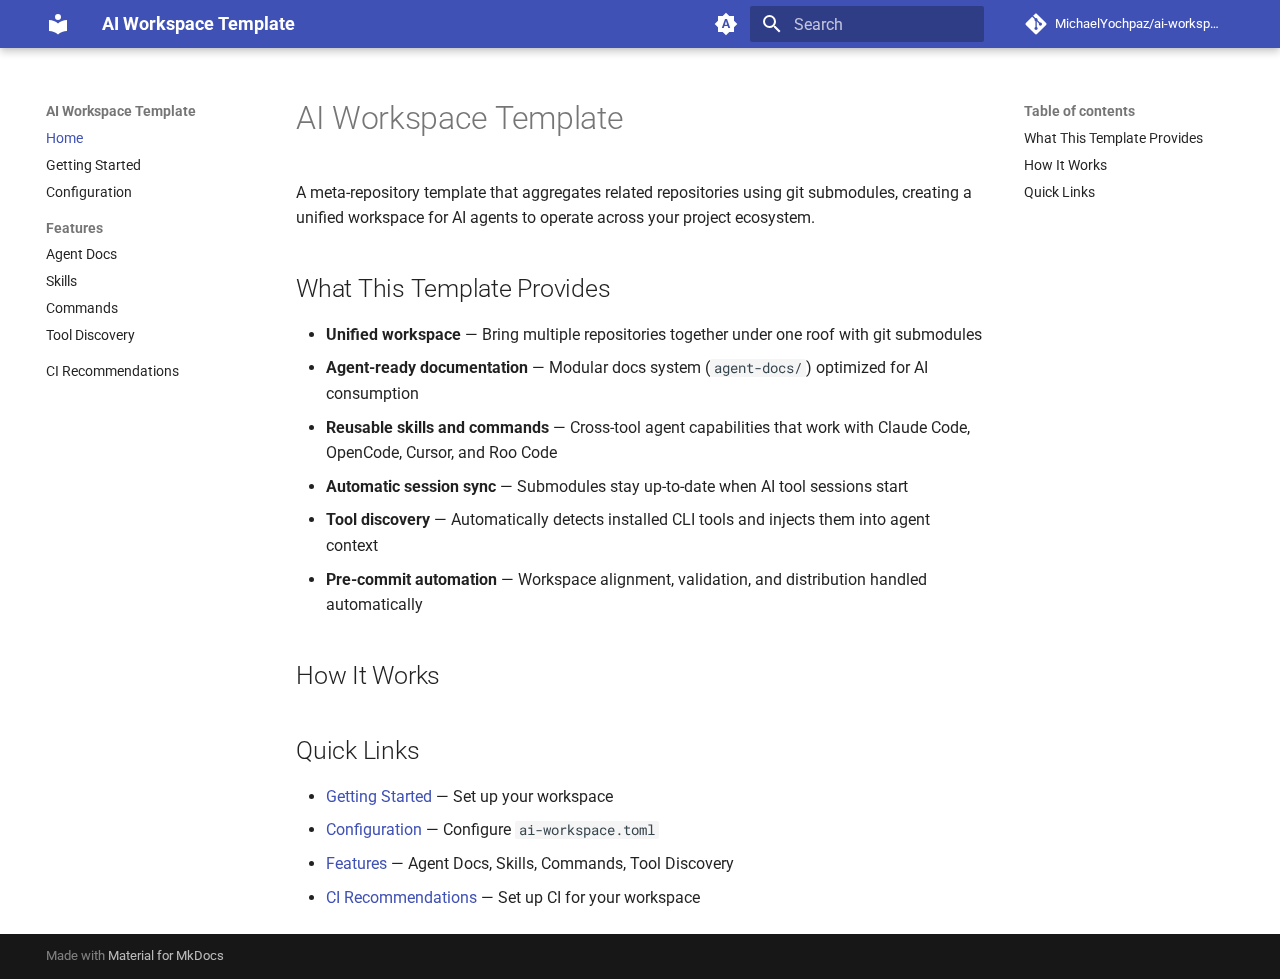
<file: index.html>
<!doctype html>
<html lang="en" class="no-js">
  <head>
    
      <meta charset="utf-8">
      <meta name="viewport" content="width=device-width,initial-scale=1">
      
        <meta name="description" content="Documentation for the AI Workspace Template">
      
      
      
        <link rel="canonical" href="https://michaelyochpaz.github.io/ai-workspace-template/">
      
      
      
        <link rel="next" href="getting-started/">
      
      
        
      
      
      <link rel="icon" href="assets/images/favicon.png">
      <meta name="generator" content="mkdocs-1.6.1, mkdocs-material-9.7.1">
    
    
      
        <title>AI Workspace Template</title>
      
    
    
      <link rel="stylesheet" href="assets/stylesheets/main.484c7ddc.min.css">
      
        
        <link rel="stylesheet" href="assets/stylesheets/palette.ab4e12ef.min.css">
      
      


    
    
      
    
    
      
        
        
        <link rel="preconnect" href="https://fonts.gstatic.com" crossorigin>
        <link rel="stylesheet" href="https://fonts.googleapis.com/css?family=Roboto:300,300i,400,400i,700,700i%7CRoboto+Mono:400,400i,700,700i&display=fallback">
        <style>:root{--md-text-font:"Roboto";--md-code-font:"Roboto Mono"}</style>
      
    
    
    <script>__md_scope=new URL(".",location),__md_hash=e=>[...e].reduce(((e,_)=>(e<<5)-e+_.charCodeAt(0)),0),__md_get=(e,_=localStorage,t=__md_scope)=>JSON.parse(_.getItem(t.pathname+"."+e)),__md_set=(e,_,t=localStorage,a=__md_scope)=>{try{t.setItem(a.pathname+"."+e,JSON.stringify(_))}catch(e){}}</script>
    
      

    
    
  </head>
  
  
    
    
      
    
    
    
    
    <body dir="ltr" data-md-color-scheme="default" data-md-color-primary="indigo" data-md-color-accent="indigo">
  
    
    <input class="md-toggle" data-md-toggle="drawer" type="checkbox" id="__drawer" autocomplete="off">
    <input class="md-toggle" data-md-toggle="search" type="checkbox" id="__search" autocomplete="off">
    <label class="md-overlay" for="__drawer"></label>
    <div data-md-component="skip">
      
        
        <a href="#ai-workspace-template" class="md-skip">
          Skip to content
        </a>
      
    </div>
    <div data-md-component="announce">
      
    </div>
    
    
      

  

<header class="md-header md-header--shadow" data-md-component="header">
  <nav class="md-header__inner md-grid" aria-label="Header">
    <a href="." title="AI Workspace Template" class="md-header__button md-logo" aria-label="AI Workspace Template" data-md-component="logo">
      
  
  <svg xmlns="http://www.w3.org/2000/svg" viewBox="0 0 24 24"><path d="M12 8a3 3 0 0 0 3-3 3 3 0 0 0-3-3 3 3 0 0 0-3 3 3 3 0 0 0 3 3m0 3.54C9.64 9.35 6.5 8 3 8v11c3.5 0 6.64 1.35 9 3.54 2.36-2.19 5.5-3.54 9-3.54V8c-3.5 0-6.64 1.35-9 3.54"/></svg>

    </a>
    <label class="md-header__button md-icon" for="__drawer">
      
      <svg xmlns="http://www.w3.org/2000/svg" viewBox="0 0 24 24"><path d="M3 6h18v2H3zm0 5h18v2H3zm0 5h18v2H3z"/></svg>
    </label>
    <div class="md-header__title" data-md-component="header-title">
      <div class="md-header__ellipsis">
        <div class="md-header__topic">
          <span class="md-ellipsis">
            AI Workspace Template
          </span>
        </div>
        <div class="md-header__topic" data-md-component="header-topic">
          <span class="md-ellipsis">
            
              Home
            
          </span>
        </div>
      </div>
    </div>
    
      
        <form class="md-header__option" data-md-component="palette">
  
    
    
    
    <input class="md-option" data-md-color-media="(prefers-color-scheme)" data-md-color-scheme="default" data-md-color-primary="indigo" data-md-color-accent="indigo"  aria-label="Switch to light mode"  type="radio" name="__palette" id="__palette_0">
    
      <label class="md-header__button md-icon" title="Switch to light mode" for="__palette_1" hidden>
        <svg xmlns="http://www.w3.org/2000/svg" viewBox="0 0 24 24"><path d="m14.3 16-.7-2h-3.2l-.7 2H7.8L11 7h2l3.2 9zM20 8.69V4h-4.69L12 .69 8.69 4H4v4.69L.69 12 4 15.31V20h4.69L12 23.31 15.31 20H20v-4.69L23.31 12zm-9.15 3.96h2.3L12 9z"/></svg>
      </label>
    
  
    
    
    
    <input class="md-option" data-md-color-media="(prefers-color-scheme: light)" data-md-color-scheme="default" data-md-color-primary="indigo" data-md-color-accent="indigo"  aria-label="Switch to dark mode"  type="radio" name="__palette" id="__palette_1">
    
      <label class="md-header__button md-icon" title="Switch to dark mode" for="__palette_2" hidden>
        <svg xmlns="http://www.w3.org/2000/svg" viewBox="0 0 24 24"><path d="M12 8a4 4 0 0 0-4 4 4 4 0 0 0 4 4 4 4 0 0 0 4-4 4 4 0 0 0-4-4m0 10a6 6 0 0 1-6-6 6 6 0 0 1 6-6 6 6 0 0 1 6 6 6 6 0 0 1-6 6m8-9.31V4h-4.69L12 .69 8.69 4H4v4.69L.69 12 4 15.31V20h4.69L12 23.31 15.31 20H20v-4.69L23.31 12z"/></svg>
      </label>
    
  
    
    
    
    <input class="md-option" data-md-color-media="(prefers-color-scheme: dark)" data-md-color-scheme="slate" data-md-color-primary="indigo" data-md-color-accent="indigo"  aria-label="Switch to system preference"  type="radio" name="__palette" id="__palette_2">
    
      <label class="md-header__button md-icon" title="Switch to system preference" for="__palette_0" hidden>
        <svg xmlns="http://www.w3.org/2000/svg" viewBox="0 0 24 24"><path d="M12 18c-.89 0-1.74-.2-2.5-.55C11.56 16.5 13 14.42 13 12s-1.44-4.5-3.5-5.45C10.26 6.2 11.11 6 12 6a6 6 0 0 1 6 6 6 6 0 0 1-6 6m8-9.31V4h-4.69L12 .69 8.69 4H4v4.69L.69 12 4 15.31V20h4.69L12 23.31 15.31 20H20v-4.69L23.31 12z"/></svg>
      </label>
    
  
</form>
      
    
    
      <script>var palette=__md_get("__palette");if(palette&&palette.color){if("(prefers-color-scheme)"===palette.color.media){var media=matchMedia("(prefers-color-scheme: light)"),input=document.querySelector(media.matches?"[data-md-color-media='(prefers-color-scheme: light)']":"[data-md-color-media='(prefers-color-scheme: dark)']");palette.color.media=input.getAttribute("data-md-color-media"),palette.color.scheme=input.getAttribute("data-md-color-scheme"),palette.color.primary=input.getAttribute("data-md-color-primary"),palette.color.accent=input.getAttribute("data-md-color-accent")}for(var[key,value]of Object.entries(palette.color))document.body.setAttribute("data-md-color-"+key,value)}</script>
    
    
    
      
      
        <label class="md-header__button md-icon" for="__search">
          
          <svg xmlns="http://www.w3.org/2000/svg" viewBox="0 0 24 24"><path d="M9.5 3A6.5 6.5 0 0 1 16 9.5c0 1.61-.59 3.09-1.56 4.23l.27.27h.79l5 5-1.5 1.5-5-5v-.79l-.27-.27A6.52 6.52 0 0 1 9.5 16 6.5 6.5 0 0 1 3 9.5 6.5 6.5 0 0 1 9.5 3m0 2C7 5 5 7 5 9.5S7 14 9.5 14 14 12 14 9.5 12 5 9.5 5"/></svg>
        </label>
        <div class="md-search" data-md-component="search" role="dialog">
  <label class="md-search__overlay" for="__search"></label>
  <div class="md-search__inner" role="search">
    <form class="md-search__form" name="search">
      <input type="text" class="md-search__input" name="query" aria-label="Search" placeholder="Search" autocapitalize="off" autocorrect="off" autocomplete="off" spellcheck="false" data-md-component="search-query" required>
      <label class="md-search__icon md-icon" for="__search">
        
        <svg xmlns="http://www.w3.org/2000/svg" viewBox="0 0 24 24"><path d="M9.5 3A6.5 6.5 0 0 1 16 9.5c0 1.61-.59 3.09-1.56 4.23l.27.27h.79l5 5-1.5 1.5-5-5v-.79l-.27-.27A6.52 6.52 0 0 1 9.5 16 6.5 6.5 0 0 1 3 9.5 6.5 6.5 0 0 1 9.5 3m0 2C7 5 5 7 5 9.5S7 14 9.5 14 14 12 14 9.5 12 5 9.5 5"/></svg>
        
        <svg xmlns="http://www.w3.org/2000/svg" viewBox="0 0 24 24"><path d="M20 11v2H8l5.5 5.5-1.42 1.42L4.16 12l7.92-7.92L13.5 5.5 8 11z"/></svg>
      </label>
      <nav class="md-search__options" aria-label="Search">
        
        <button type="reset" class="md-search__icon md-icon" title="Clear" aria-label="Clear" tabindex="-1">
          
          <svg xmlns="http://www.w3.org/2000/svg" viewBox="0 0 24 24"><path d="M19 6.41 17.59 5 12 10.59 6.41 5 5 6.41 10.59 12 5 17.59 6.41 19 12 13.41 17.59 19 19 17.59 13.41 12z"/></svg>
        </button>
      </nav>
      
        <div class="md-search__suggest" data-md-component="search-suggest"></div>
      
    </form>
    <div class="md-search__output">
      <div class="md-search__scrollwrap" tabindex="0" data-md-scrollfix>
        <div class="md-search-result" data-md-component="search-result">
          <div class="md-search-result__meta">
            Initializing search
          </div>
          <ol class="md-search-result__list" role="presentation"></ol>
        </div>
      </div>
    </div>
  </div>
</div>
      
    
    
      <div class="md-header__source">
        <a href="https://github.com/MichaelYochpaz/ai-workspace-template" title="Go to repository" class="md-source" data-md-component="source">
  <div class="md-source__icon md-icon">
    
    <svg xmlns="http://www.w3.org/2000/svg" viewBox="0 0 448 512"><!--! Font Awesome Free 7.1.0 by @fontawesome - https://fontawesome.com License - https://fontawesome.com/license/free (Icons: CC BY 4.0, Fonts: SIL OFL 1.1, Code: MIT License) Copyright 2025 Fonticons, Inc.--><path d="M439.6 236.1 244 40.5c-5.4-5.5-12.8-8.5-20.4-8.5s-15 3-20.4 8.4L162.5 81l51.5 51.5c27.1-9.1 52.7 16.8 43.4 43.7l49.7 49.7c34.2-11.8 61.2 31 35.5 56.7-26.5 26.5-70.2-2.9-56-37.3L240.3 199v121.9c25.3 12.5 22.3 41.8 9.1 55-6.4 6.4-15.2 10.1-24.3 10.1s-17.8-3.6-24.3-10.1c-17.6-17.6-11.1-46.9 11.2-56v-123c-20.8-8.5-24.6-30.7-18.6-45L142.6 101 8.5 235.1C3 240.6 0 247.9 0 255.5s3 15 8.5 20.4l195.6 195.7c5.4 5.4 12.7 8.4 20.4 8.4s15-3 20.4-8.4l194.7-194.7c5.4-5.4 8.4-12.8 8.4-20.4s-3-15-8.4-20.4"/></svg>
  </div>
  <div class="md-source__repository">
    MichaelYochpaz/ai-workspace-template
  </div>
</a>
      </div>
    
  </nav>
  
</header>
    
    <div class="md-container" data-md-component="container">
      
      
        
          
        
      
      <main class="md-main" data-md-component="main">
        <div class="md-main__inner md-grid">
          
            
              
              <div class="md-sidebar md-sidebar--primary" data-md-component="sidebar" data-md-type="navigation" >
                <div class="md-sidebar__scrollwrap">
                  <div class="md-sidebar__inner">
                    



<nav class="md-nav md-nav--primary" aria-label="Navigation" data-md-level="0">
  <label class="md-nav__title" for="__drawer">
    <a href="." title="AI Workspace Template" class="md-nav__button md-logo" aria-label="AI Workspace Template" data-md-component="logo">
      
  
  <svg xmlns="http://www.w3.org/2000/svg" viewBox="0 0 24 24"><path d="M12 8a3 3 0 0 0 3-3 3 3 0 0 0-3-3 3 3 0 0 0-3 3 3 3 0 0 0 3 3m0 3.54C9.64 9.35 6.5 8 3 8v11c3.5 0 6.64 1.35 9 3.54 2.36-2.19 5.5-3.54 9-3.54V8c-3.5 0-6.64 1.35-9 3.54"/></svg>

    </a>
    AI Workspace Template
  </label>
  
    <div class="md-nav__source">
      <a href="https://github.com/MichaelYochpaz/ai-workspace-template" title="Go to repository" class="md-source" data-md-component="source">
  <div class="md-source__icon md-icon">
    
    <svg xmlns="http://www.w3.org/2000/svg" viewBox="0 0 448 512"><!--! Font Awesome Free 7.1.0 by @fontawesome - https://fontawesome.com License - https://fontawesome.com/license/free (Icons: CC BY 4.0, Fonts: SIL OFL 1.1, Code: MIT License) Copyright 2025 Fonticons, Inc.--><path d="M439.6 236.1 244 40.5c-5.4-5.5-12.8-8.5-20.4-8.5s-15 3-20.4 8.4L162.5 81l51.5 51.5c27.1-9.1 52.7 16.8 43.4 43.7l49.7 49.7c34.2-11.8 61.2 31 35.5 56.7-26.5 26.5-70.2-2.9-56-37.3L240.3 199v121.9c25.3 12.5 22.3 41.8 9.1 55-6.4 6.4-15.2 10.1-24.3 10.1s-17.8-3.6-24.3-10.1c-17.6-17.6-11.1-46.9 11.2-56v-123c-20.8-8.5-24.6-30.7-18.6-45L142.6 101 8.5 235.1C3 240.6 0 247.9 0 255.5s3 15 8.5 20.4l195.6 195.7c5.4 5.4 12.7 8.4 20.4 8.4s15-3 20.4-8.4l194.7-194.7c5.4-5.4 8.4-12.8 8.4-20.4s-3-15-8.4-20.4"/></svg>
  </div>
  <div class="md-source__repository">
    MichaelYochpaz/ai-workspace-template
  </div>
</a>
    </div>
  
  <ul class="md-nav__list" data-md-scrollfix>
    
      
      
  
  
    
  
  
  
    <li class="md-nav__item md-nav__item--active">
      
      <input class="md-nav__toggle md-toggle" type="checkbox" id="__toc">
      
      
        
      
      
        <label class="md-nav__link md-nav__link--active" for="__toc">
          
  
  
  <span class="md-ellipsis">
    
  
    Home
  

    
  </span>
  
  

          <span class="md-nav__icon md-icon"></span>
        </label>
      
      <a href="." class="md-nav__link md-nav__link--active">
        
  
  
  <span class="md-ellipsis">
    
  
    Home
  

    
  </span>
  
  

      </a>
      
        

<nav class="md-nav md-nav--secondary" aria-label="Table of contents">
  
  
  
    
  
  
    <label class="md-nav__title" for="__toc">
      <span class="md-nav__icon md-icon"></span>
      Table of contents
    </label>
    <ul class="md-nav__list" data-md-component="toc" data-md-scrollfix>
      
        <li class="md-nav__item">
  <a href="#what-this-template-provides" class="md-nav__link">
    <span class="md-ellipsis">
      
        What This Template Provides
      
    </span>
  </a>
  
</li>
      
        <li class="md-nav__item">
  <a href="#how-it-works" class="md-nav__link">
    <span class="md-ellipsis">
      
        How It Works
      
    </span>
  </a>
  
</li>
      
        <li class="md-nav__item">
  <a href="#quick-links" class="md-nav__link">
    <span class="md-ellipsis">
      
        Quick Links
      
    </span>
  </a>
  
</li>
      
    </ul>
  
</nav>
      
    </li>
  

    
      
      
  
  
  
  
    <li class="md-nav__item">
      <a href="getting-started/" class="md-nav__link">
        
  
  
  <span class="md-ellipsis">
    
  
    Getting Started
  

    
  </span>
  
  

      </a>
    </li>
  

    
      
      
  
  
  
  
    <li class="md-nav__item">
      <a href="configuration/" class="md-nav__link">
        
  
  
  <span class="md-ellipsis">
    
  
    Configuration
  

    
  </span>
  
  

      </a>
    </li>
  

    
      
      
  
  
  
  
    
    
    
    
      
        
        
      
    
    
    <li class="md-nav__item md-nav__item--section md-nav__item--nested">
      
        
        
          
        
        <input class="md-nav__toggle md-toggle md-toggle--indeterminate" type="checkbox" id="__nav_4" >
        
          
          <label class="md-nav__link" for="__nav_4" id="__nav_4_label" tabindex="">
            
  
  
  <span class="md-ellipsis">
    
  
    Features
  

    
  </span>
  
  

            <span class="md-nav__icon md-icon"></span>
          </label>
        
        <nav class="md-nav" data-md-level="1" aria-labelledby="__nav_4_label" aria-expanded="false">
          <label class="md-nav__title" for="__nav_4">
            <span class="md-nav__icon md-icon"></span>
            
  
    Features
  

          </label>
          <ul class="md-nav__list" data-md-scrollfix>
            
              
                
  
  
  
  
    <li class="md-nav__item">
      <a href="features/agent-docs/" class="md-nav__link">
        
  
  
  <span class="md-ellipsis">
    
  
    Agent Docs
  

    
  </span>
  
  

      </a>
    </li>
  

              
            
              
                
  
  
  
  
    <li class="md-nav__item">
      <a href="features/skills/" class="md-nav__link">
        
  
  
  <span class="md-ellipsis">
    
  
    Skills
  

    
  </span>
  
  

      </a>
    </li>
  

              
            
              
                
  
  
  
  
    <li class="md-nav__item">
      <a href="features/commands/" class="md-nav__link">
        
  
  
  <span class="md-ellipsis">
    
  
    Commands
  

    
  </span>
  
  

      </a>
    </li>
  

              
            
              
                
  
  
  
  
    <li class="md-nav__item">
      <a href="features/tool-discovery/" class="md-nav__link">
        
  
  
  <span class="md-ellipsis">
    
  
    Tool Discovery
  

    
  </span>
  
  

      </a>
    </li>
  

              
            
          </ul>
        </nav>
      
    </li>
  

    
      
      
  
  
  
  
    <li class="md-nav__item">
      <a href="ci-recommendations/" class="md-nav__link">
        
  
  
  <span class="md-ellipsis">
    
  
    CI Recommendations
  

    
  </span>
  
  

      </a>
    </li>
  

    
  </ul>
</nav>
                  </div>
                </div>
              </div>
            
            
              
              <div class="md-sidebar md-sidebar--secondary" data-md-component="sidebar" data-md-type="toc" >
                <div class="md-sidebar__scrollwrap">
                  <div class="md-sidebar__inner">
                    

<nav class="md-nav md-nav--secondary" aria-label="Table of contents">
  
  
  
    
  
  
    <label class="md-nav__title" for="__toc">
      <span class="md-nav__icon md-icon"></span>
      Table of contents
    </label>
    <ul class="md-nav__list" data-md-component="toc" data-md-scrollfix>
      
        <li class="md-nav__item">
  <a href="#what-this-template-provides" class="md-nav__link">
    <span class="md-ellipsis">
      
        What This Template Provides
      
    </span>
  </a>
  
</li>
      
        <li class="md-nav__item">
  <a href="#how-it-works" class="md-nav__link">
    <span class="md-ellipsis">
      
        How It Works
      
    </span>
  </a>
  
</li>
      
        <li class="md-nav__item">
  <a href="#quick-links" class="md-nav__link">
    <span class="md-ellipsis">
      
        Quick Links
      
    </span>
  </a>
  
</li>
      
    </ul>
  
</nav>
                  </div>
                </div>
              </div>
            
          
          
            <div class="md-content" data-md-component="content">
              
              <article class="md-content__inner md-typeset">
                
                  


  
  


<h1 id="ai-workspace-template">AI Workspace Template<a class="headerlink" href="#ai-workspace-template" title="Permanent link">&para;</a></h1>
<p>A meta-repository template that aggregates related repositories using git submodules, creating a unified workspace for AI agents to operate across your project ecosystem.</p>
<h2 id="what-this-template-provides">What This Template Provides<a class="headerlink" href="#what-this-template-provides" title="Permanent link">&para;</a></h2>
<!-- TODO: Expand each bullet into a short paragraph -->

<ul>
<li><strong>Unified workspace</strong> — Bring multiple repositories together under one roof with git submodules</li>
<li><strong>Agent-ready documentation</strong> — Modular docs system (<code>agent-docs/</code>) optimized for AI consumption</li>
<li><strong>Reusable skills and commands</strong> — Cross-tool agent capabilities that work with Claude Code, OpenCode, Cursor, and Roo Code</li>
<li><strong>Automatic session sync</strong> — Submodules stay up-to-date when AI tool sessions start</li>
<li><strong>Tool discovery</strong> — Automatically detects installed CLI tools and injects them into agent context</li>
<li><strong>Pre-commit automation</strong> — Workspace alignment, validation, and distribution handled automatically</li>
</ul>
<h2 id="how-it-works">How It Works<a class="headerlink" href="#how-it-works" title="Permanent link">&para;</a></h2>
<!-- TODO: Brief explanation of the workspace lifecycle -->
<!-- - Template setup (use as GitHub template, clone, init) -->
<!-- - Session start: sync script runs, tool discovery, context injection -->
<!-- - Development: agent-docs, skills, commands as building blocks -->
<!-- - Pre-commit: alignment script keeps everything in sync -->

<h2 id="quick-links">Quick Links<a class="headerlink" href="#quick-links" title="Permanent link">&para;</a></h2>
<ul>
<li><a href="getting-started/">Getting Started</a> — Set up your workspace</li>
<li><a href="configuration/">Configuration</a> — Configure <code>ai-workspace.toml</code></li>
<li><a href="features/agent-docs/">Features</a> — Agent Docs, Skills, Commands, Tool Discovery</li>
<li><a href="ci-recommendations/">CI Recommendations</a> — Set up CI for your workspace</li>
</ul>












                
              </article>
            </div>
          
          
<script>var target=document.getElementById(location.hash.slice(1));target&&target.name&&(target.checked=target.name.startsWith("__tabbed_"))</script>
        </div>
        
      </main>
      
        <footer class="md-footer">
  
  <div class="md-footer-meta md-typeset">
    <div class="md-footer-meta__inner md-grid">
      <div class="md-copyright">
  
  
    Made with
    <a href="https://squidfunk.github.io/mkdocs-material/" target="_blank" rel="noopener">
      Material for MkDocs
    </a>
  
</div>
      
    </div>
  </div>
</footer>
      
    </div>
    <div class="md-dialog" data-md-component="dialog">
      <div class="md-dialog__inner md-typeset"></div>
    </div>
    
    
    
      
      
      <script id="__config" type="application/json">{"annotate": null, "base": ".", "features": ["search.highlight", "search.suggest", "navigation.sections", "navigation.expand", "content.code.copy"], "search": "assets/javascripts/workers/search.2c215733.min.js", "tags": null, "translations": {"clipboard.copied": "Copied to clipboard", "clipboard.copy": "Copy to clipboard", "search.result.more.one": "1 more on this page", "search.result.more.other": "# more on this page", "search.result.none": "No matching documents", "search.result.one": "1 matching document", "search.result.other": "# matching documents", "search.result.placeholder": "Type to start searching", "search.result.term.missing": "Missing", "select.version": "Select version"}, "version": null}</script>
    
    
      <script src="assets/javascripts/bundle.79ae519e.min.js"></script>
      
    
  </body>
</html>
</file>
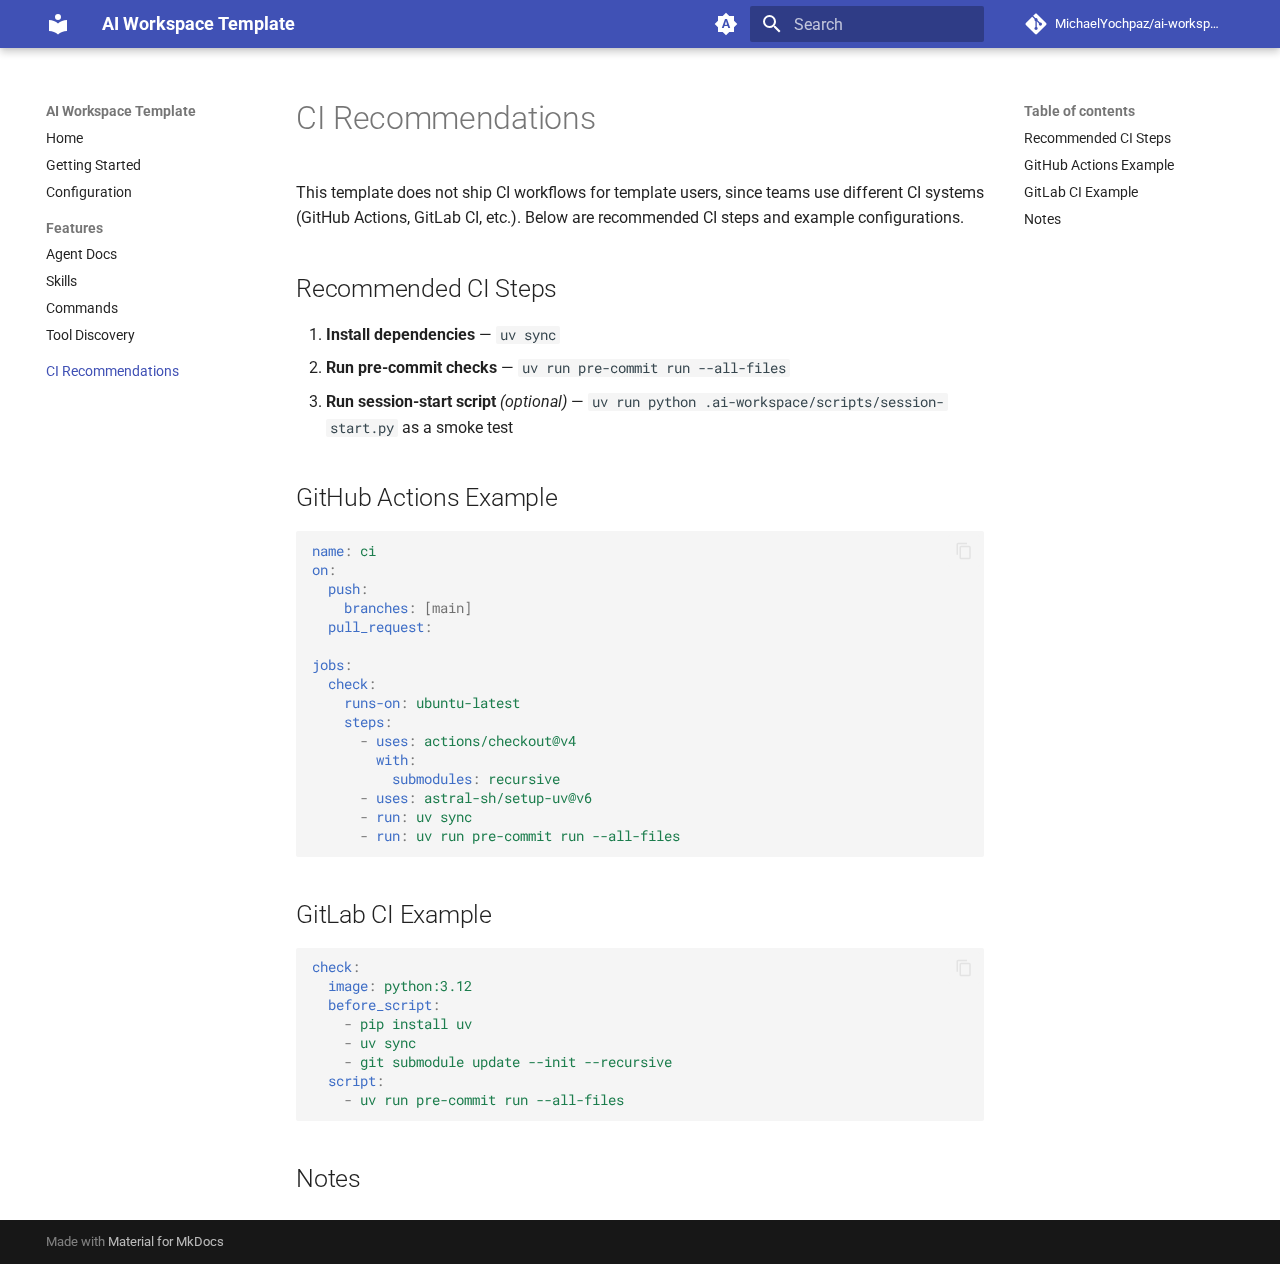
<file: ci-recommendations/index.html>
<!doctype html>
<html lang="en" class="no-js">
  <head>
    
      <meta charset="utf-8">
      <meta name="viewport" content="width=device-width,initial-scale=1">
      
        <meta name="description" content="Documentation for the AI Workspace Template">
      
      
      
        <link rel="canonical" href="https://michaelyochpaz.github.io/ai-workspace-template/ci-recommendations/">
      
      
        <link rel="prev" href="../features/tool-discovery/">
      
      
      
        
      
      
      <link rel="icon" href="../assets/images/favicon.png">
      <meta name="generator" content="mkdocs-1.6.1, mkdocs-material-9.7.1">
    
    
      
        <title>CI Recommendations - AI Workspace Template</title>
      
    
    
      <link rel="stylesheet" href="../assets/stylesheets/main.484c7ddc.min.css">
      
        
        <link rel="stylesheet" href="../assets/stylesheets/palette.ab4e12ef.min.css">
      
      


    
    
      
    
    
      
        
        
        <link rel="preconnect" href="https://fonts.gstatic.com" crossorigin>
        <link rel="stylesheet" href="https://fonts.googleapis.com/css?family=Roboto:300,300i,400,400i,700,700i%7CRoboto+Mono:400,400i,700,700i&display=fallback">
        <style>:root{--md-text-font:"Roboto";--md-code-font:"Roboto Mono"}</style>
      
    
    
    <script>__md_scope=new URL("..",location),__md_hash=e=>[...e].reduce(((e,_)=>(e<<5)-e+_.charCodeAt(0)),0),__md_get=(e,_=localStorage,t=__md_scope)=>JSON.parse(_.getItem(t.pathname+"."+e)),__md_set=(e,_,t=localStorage,a=__md_scope)=>{try{t.setItem(a.pathname+"."+e,JSON.stringify(_))}catch(e){}}</script>
    
      

    
    
  </head>
  
  
    
    
      
    
    
    
    
    <body dir="ltr" data-md-color-scheme="default" data-md-color-primary="indigo" data-md-color-accent="indigo">
  
    
    <input class="md-toggle" data-md-toggle="drawer" type="checkbox" id="__drawer" autocomplete="off">
    <input class="md-toggle" data-md-toggle="search" type="checkbox" id="__search" autocomplete="off">
    <label class="md-overlay" for="__drawer"></label>
    <div data-md-component="skip">
      
        
        <a href="#ci-recommendations" class="md-skip">
          Skip to content
        </a>
      
    </div>
    <div data-md-component="announce">
      
    </div>
    
    
      

  

<header class="md-header md-header--shadow" data-md-component="header">
  <nav class="md-header__inner md-grid" aria-label="Header">
    <a href=".." title="AI Workspace Template" class="md-header__button md-logo" aria-label="AI Workspace Template" data-md-component="logo">
      
  
  <svg xmlns="http://www.w3.org/2000/svg" viewBox="0 0 24 24"><path d="M12 8a3 3 0 0 0 3-3 3 3 0 0 0-3-3 3 3 0 0 0-3 3 3 3 0 0 0 3 3m0 3.54C9.64 9.35 6.5 8 3 8v11c3.5 0 6.64 1.35 9 3.54 2.36-2.19 5.5-3.54 9-3.54V8c-3.5 0-6.64 1.35-9 3.54"/></svg>

    </a>
    <label class="md-header__button md-icon" for="__drawer">
      
      <svg xmlns="http://www.w3.org/2000/svg" viewBox="0 0 24 24"><path d="M3 6h18v2H3zm0 5h18v2H3zm0 5h18v2H3z"/></svg>
    </label>
    <div class="md-header__title" data-md-component="header-title">
      <div class="md-header__ellipsis">
        <div class="md-header__topic">
          <span class="md-ellipsis">
            AI Workspace Template
          </span>
        </div>
        <div class="md-header__topic" data-md-component="header-topic">
          <span class="md-ellipsis">
            
              CI Recommendations
            
          </span>
        </div>
      </div>
    </div>
    
      
        <form class="md-header__option" data-md-component="palette">
  
    
    
    
    <input class="md-option" data-md-color-media="(prefers-color-scheme)" data-md-color-scheme="default" data-md-color-primary="indigo" data-md-color-accent="indigo"  aria-label="Switch to light mode"  type="radio" name="__palette" id="__palette_0">
    
      <label class="md-header__button md-icon" title="Switch to light mode" for="__palette_1" hidden>
        <svg xmlns="http://www.w3.org/2000/svg" viewBox="0 0 24 24"><path d="m14.3 16-.7-2h-3.2l-.7 2H7.8L11 7h2l3.2 9zM20 8.69V4h-4.69L12 .69 8.69 4H4v4.69L.69 12 4 15.31V20h4.69L12 23.31 15.31 20H20v-4.69L23.31 12zm-9.15 3.96h2.3L12 9z"/></svg>
      </label>
    
  
    
    
    
    <input class="md-option" data-md-color-media="(prefers-color-scheme: light)" data-md-color-scheme="default" data-md-color-primary="indigo" data-md-color-accent="indigo"  aria-label="Switch to dark mode"  type="radio" name="__palette" id="__palette_1">
    
      <label class="md-header__button md-icon" title="Switch to dark mode" for="__palette_2" hidden>
        <svg xmlns="http://www.w3.org/2000/svg" viewBox="0 0 24 24"><path d="M12 8a4 4 0 0 0-4 4 4 4 0 0 0 4 4 4 4 0 0 0 4-4 4 4 0 0 0-4-4m0 10a6 6 0 0 1-6-6 6 6 0 0 1 6-6 6 6 0 0 1 6 6 6 6 0 0 1-6 6m8-9.31V4h-4.69L12 .69 8.69 4H4v4.69L.69 12 4 15.31V20h4.69L12 23.31 15.31 20H20v-4.69L23.31 12z"/></svg>
      </label>
    
  
    
    
    
    <input class="md-option" data-md-color-media="(prefers-color-scheme: dark)" data-md-color-scheme="slate" data-md-color-primary="indigo" data-md-color-accent="indigo"  aria-label="Switch to system preference"  type="radio" name="__palette" id="__palette_2">
    
      <label class="md-header__button md-icon" title="Switch to system preference" for="__palette_0" hidden>
        <svg xmlns="http://www.w3.org/2000/svg" viewBox="0 0 24 24"><path d="M12 18c-.89 0-1.74-.2-2.5-.55C11.56 16.5 13 14.42 13 12s-1.44-4.5-3.5-5.45C10.26 6.2 11.11 6 12 6a6 6 0 0 1 6 6 6 6 0 0 1-6 6m8-9.31V4h-4.69L12 .69 8.69 4H4v4.69L.69 12 4 15.31V20h4.69L12 23.31 15.31 20H20v-4.69L23.31 12z"/></svg>
      </label>
    
  
</form>
      
    
    
      <script>var palette=__md_get("__palette");if(palette&&palette.color){if("(prefers-color-scheme)"===palette.color.media){var media=matchMedia("(prefers-color-scheme: light)"),input=document.querySelector(media.matches?"[data-md-color-media='(prefers-color-scheme: light)']":"[data-md-color-media='(prefers-color-scheme: dark)']");palette.color.media=input.getAttribute("data-md-color-media"),palette.color.scheme=input.getAttribute("data-md-color-scheme"),palette.color.primary=input.getAttribute("data-md-color-primary"),palette.color.accent=input.getAttribute("data-md-color-accent")}for(var[key,value]of Object.entries(palette.color))document.body.setAttribute("data-md-color-"+key,value)}</script>
    
    
    
      
      
        <label class="md-header__button md-icon" for="__search">
          
          <svg xmlns="http://www.w3.org/2000/svg" viewBox="0 0 24 24"><path d="M9.5 3A6.5 6.5 0 0 1 16 9.5c0 1.61-.59 3.09-1.56 4.23l.27.27h.79l5 5-1.5 1.5-5-5v-.79l-.27-.27A6.52 6.52 0 0 1 9.5 16 6.5 6.5 0 0 1 3 9.5 6.5 6.5 0 0 1 9.5 3m0 2C7 5 5 7 5 9.5S7 14 9.5 14 14 12 14 9.5 12 5 9.5 5"/></svg>
        </label>
        <div class="md-search" data-md-component="search" role="dialog">
  <label class="md-search__overlay" for="__search"></label>
  <div class="md-search__inner" role="search">
    <form class="md-search__form" name="search">
      <input type="text" class="md-search__input" name="query" aria-label="Search" placeholder="Search" autocapitalize="off" autocorrect="off" autocomplete="off" spellcheck="false" data-md-component="search-query" required>
      <label class="md-search__icon md-icon" for="__search">
        
        <svg xmlns="http://www.w3.org/2000/svg" viewBox="0 0 24 24"><path d="M9.5 3A6.5 6.5 0 0 1 16 9.5c0 1.61-.59 3.09-1.56 4.23l.27.27h.79l5 5-1.5 1.5-5-5v-.79l-.27-.27A6.52 6.52 0 0 1 9.5 16 6.5 6.5 0 0 1 3 9.5 6.5 6.5 0 0 1 9.5 3m0 2C7 5 5 7 5 9.5S7 14 9.5 14 14 12 14 9.5 12 5 9.5 5"/></svg>
        
        <svg xmlns="http://www.w3.org/2000/svg" viewBox="0 0 24 24"><path d="M20 11v2H8l5.5 5.5-1.42 1.42L4.16 12l7.92-7.92L13.5 5.5 8 11z"/></svg>
      </label>
      <nav class="md-search__options" aria-label="Search">
        
        <button type="reset" class="md-search__icon md-icon" title="Clear" aria-label="Clear" tabindex="-1">
          
          <svg xmlns="http://www.w3.org/2000/svg" viewBox="0 0 24 24"><path d="M19 6.41 17.59 5 12 10.59 6.41 5 5 6.41 10.59 12 5 17.59 6.41 19 12 13.41 17.59 19 19 17.59 13.41 12z"/></svg>
        </button>
      </nav>
      
        <div class="md-search__suggest" data-md-component="search-suggest"></div>
      
    </form>
    <div class="md-search__output">
      <div class="md-search__scrollwrap" tabindex="0" data-md-scrollfix>
        <div class="md-search-result" data-md-component="search-result">
          <div class="md-search-result__meta">
            Initializing search
          </div>
          <ol class="md-search-result__list" role="presentation"></ol>
        </div>
      </div>
    </div>
  </div>
</div>
      
    
    
      <div class="md-header__source">
        <a href="https://github.com/MichaelYochpaz/ai-workspace-template" title="Go to repository" class="md-source" data-md-component="source">
  <div class="md-source__icon md-icon">
    
    <svg xmlns="http://www.w3.org/2000/svg" viewBox="0 0 448 512"><!--! Font Awesome Free 7.1.0 by @fontawesome - https://fontawesome.com License - https://fontawesome.com/license/free (Icons: CC BY 4.0, Fonts: SIL OFL 1.1, Code: MIT License) Copyright 2025 Fonticons, Inc.--><path d="M439.6 236.1 244 40.5c-5.4-5.5-12.8-8.5-20.4-8.5s-15 3-20.4 8.4L162.5 81l51.5 51.5c27.1-9.1 52.7 16.8 43.4 43.7l49.7 49.7c34.2-11.8 61.2 31 35.5 56.7-26.5 26.5-70.2-2.9-56-37.3L240.3 199v121.9c25.3 12.5 22.3 41.8 9.1 55-6.4 6.4-15.2 10.1-24.3 10.1s-17.8-3.6-24.3-10.1c-17.6-17.6-11.1-46.9 11.2-56v-123c-20.8-8.5-24.6-30.7-18.6-45L142.6 101 8.5 235.1C3 240.6 0 247.9 0 255.5s3 15 8.5 20.4l195.6 195.7c5.4 5.4 12.7 8.4 20.4 8.4s15-3 20.4-8.4l194.7-194.7c5.4-5.4 8.4-12.8 8.4-20.4s-3-15-8.4-20.4"/></svg>
  </div>
  <div class="md-source__repository">
    MichaelYochpaz/ai-workspace-template
  </div>
</a>
      </div>
    
  </nav>
  
</header>
    
    <div class="md-container" data-md-component="container">
      
      
        
          
        
      
      <main class="md-main" data-md-component="main">
        <div class="md-main__inner md-grid">
          
            
              
              <div class="md-sidebar md-sidebar--primary" data-md-component="sidebar" data-md-type="navigation" >
                <div class="md-sidebar__scrollwrap">
                  <div class="md-sidebar__inner">
                    



<nav class="md-nav md-nav--primary" aria-label="Navigation" data-md-level="0">
  <label class="md-nav__title" for="__drawer">
    <a href=".." title="AI Workspace Template" class="md-nav__button md-logo" aria-label="AI Workspace Template" data-md-component="logo">
      
  
  <svg xmlns="http://www.w3.org/2000/svg" viewBox="0 0 24 24"><path d="M12 8a3 3 0 0 0 3-3 3 3 0 0 0-3-3 3 3 0 0 0-3 3 3 3 0 0 0 3 3m0 3.54C9.64 9.35 6.5 8 3 8v11c3.5 0 6.64 1.35 9 3.54 2.36-2.19 5.5-3.54 9-3.54V8c-3.5 0-6.64 1.35-9 3.54"/></svg>

    </a>
    AI Workspace Template
  </label>
  
    <div class="md-nav__source">
      <a href="https://github.com/MichaelYochpaz/ai-workspace-template" title="Go to repository" class="md-source" data-md-component="source">
  <div class="md-source__icon md-icon">
    
    <svg xmlns="http://www.w3.org/2000/svg" viewBox="0 0 448 512"><!--! Font Awesome Free 7.1.0 by @fontawesome - https://fontawesome.com License - https://fontawesome.com/license/free (Icons: CC BY 4.0, Fonts: SIL OFL 1.1, Code: MIT License) Copyright 2025 Fonticons, Inc.--><path d="M439.6 236.1 244 40.5c-5.4-5.5-12.8-8.5-20.4-8.5s-15 3-20.4 8.4L162.5 81l51.5 51.5c27.1-9.1 52.7 16.8 43.4 43.7l49.7 49.7c34.2-11.8 61.2 31 35.5 56.7-26.5 26.5-70.2-2.9-56-37.3L240.3 199v121.9c25.3 12.5 22.3 41.8 9.1 55-6.4 6.4-15.2 10.1-24.3 10.1s-17.8-3.6-24.3-10.1c-17.6-17.6-11.1-46.9 11.2-56v-123c-20.8-8.5-24.6-30.7-18.6-45L142.6 101 8.5 235.1C3 240.6 0 247.9 0 255.5s3 15 8.5 20.4l195.6 195.7c5.4 5.4 12.7 8.4 20.4 8.4s15-3 20.4-8.4l194.7-194.7c5.4-5.4 8.4-12.8 8.4-20.4s-3-15-8.4-20.4"/></svg>
  </div>
  <div class="md-source__repository">
    MichaelYochpaz/ai-workspace-template
  </div>
</a>
    </div>
  
  <ul class="md-nav__list" data-md-scrollfix>
    
      
      
  
  
  
  
    <li class="md-nav__item">
      <a href=".." class="md-nav__link">
        
  
  
  <span class="md-ellipsis">
    
  
    Home
  

    
  </span>
  
  

      </a>
    </li>
  

    
      
      
  
  
  
  
    <li class="md-nav__item">
      <a href="../getting-started/" class="md-nav__link">
        
  
  
  <span class="md-ellipsis">
    
  
    Getting Started
  

    
  </span>
  
  

      </a>
    </li>
  

    
      
      
  
  
  
  
    <li class="md-nav__item">
      <a href="../configuration/" class="md-nav__link">
        
  
  
  <span class="md-ellipsis">
    
  
    Configuration
  

    
  </span>
  
  

      </a>
    </li>
  

    
      
      
  
  
  
  
    
    
    
    
      
        
        
      
    
    
    <li class="md-nav__item md-nav__item--section md-nav__item--nested">
      
        
        
          
        
        <input class="md-nav__toggle md-toggle md-toggle--indeterminate" type="checkbox" id="__nav_4" >
        
          
          <label class="md-nav__link" for="__nav_4" id="__nav_4_label" tabindex="">
            
  
  
  <span class="md-ellipsis">
    
  
    Features
  

    
  </span>
  
  

            <span class="md-nav__icon md-icon"></span>
          </label>
        
        <nav class="md-nav" data-md-level="1" aria-labelledby="__nav_4_label" aria-expanded="false">
          <label class="md-nav__title" for="__nav_4">
            <span class="md-nav__icon md-icon"></span>
            
  
    Features
  

          </label>
          <ul class="md-nav__list" data-md-scrollfix>
            
              
                
  
  
  
  
    <li class="md-nav__item">
      <a href="../features/agent-docs/" class="md-nav__link">
        
  
  
  <span class="md-ellipsis">
    
  
    Agent Docs
  

    
  </span>
  
  

      </a>
    </li>
  

              
            
              
                
  
  
  
  
    <li class="md-nav__item">
      <a href="../features/skills/" class="md-nav__link">
        
  
  
  <span class="md-ellipsis">
    
  
    Skills
  

    
  </span>
  
  

      </a>
    </li>
  

              
            
              
                
  
  
  
  
    <li class="md-nav__item">
      <a href="../features/commands/" class="md-nav__link">
        
  
  
  <span class="md-ellipsis">
    
  
    Commands
  

    
  </span>
  
  

      </a>
    </li>
  

              
            
              
                
  
  
  
  
    <li class="md-nav__item">
      <a href="../features/tool-discovery/" class="md-nav__link">
        
  
  
  <span class="md-ellipsis">
    
  
    Tool Discovery
  

    
  </span>
  
  

      </a>
    </li>
  

              
            
          </ul>
        </nav>
      
    </li>
  

    
      
      
  
  
    
  
  
  
    <li class="md-nav__item md-nav__item--active">
      
      <input class="md-nav__toggle md-toggle" type="checkbox" id="__toc">
      
      
        
      
      
        <label class="md-nav__link md-nav__link--active" for="__toc">
          
  
  
  <span class="md-ellipsis">
    
  
    CI Recommendations
  

    
  </span>
  
  

          <span class="md-nav__icon md-icon"></span>
        </label>
      
      <a href="./" class="md-nav__link md-nav__link--active">
        
  
  
  <span class="md-ellipsis">
    
  
    CI Recommendations
  

    
  </span>
  
  

      </a>
      
        

<nav class="md-nav md-nav--secondary" aria-label="Table of contents">
  
  
  
    
  
  
    <label class="md-nav__title" for="__toc">
      <span class="md-nav__icon md-icon"></span>
      Table of contents
    </label>
    <ul class="md-nav__list" data-md-component="toc" data-md-scrollfix>
      
        <li class="md-nav__item">
  <a href="#recommended-ci-steps" class="md-nav__link">
    <span class="md-ellipsis">
      
        Recommended CI Steps
      
    </span>
  </a>
  
</li>
      
        <li class="md-nav__item">
  <a href="#github-actions-example" class="md-nav__link">
    <span class="md-ellipsis">
      
        GitHub Actions Example
      
    </span>
  </a>
  
</li>
      
        <li class="md-nav__item">
  <a href="#gitlab-ci-example" class="md-nav__link">
    <span class="md-ellipsis">
      
        GitLab CI Example
      
    </span>
  </a>
  
</li>
      
        <li class="md-nav__item">
  <a href="#notes" class="md-nav__link">
    <span class="md-ellipsis">
      
        Notes
      
    </span>
  </a>
  
</li>
      
    </ul>
  
</nav>
      
    </li>
  

    
  </ul>
</nav>
                  </div>
                </div>
              </div>
            
            
              
              <div class="md-sidebar md-sidebar--secondary" data-md-component="sidebar" data-md-type="toc" >
                <div class="md-sidebar__scrollwrap">
                  <div class="md-sidebar__inner">
                    

<nav class="md-nav md-nav--secondary" aria-label="Table of contents">
  
  
  
    
  
  
    <label class="md-nav__title" for="__toc">
      <span class="md-nav__icon md-icon"></span>
      Table of contents
    </label>
    <ul class="md-nav__list" data-md-component="toc" data-md-scrollfix>
      
        <li class="md-nav__item">
  <a href="#recommended-ci-steps" class="md-nav__link">
    <span class="md-ellipsis">
      
        Recommended CI Steps
      
    </span>
  </a>
  
</li>
      
        <li class="md-nav__item">
  <a href="#github-actions-example" class="md-nav__link">
    <span class="md-ellipsis">
      
        GitHub Actions Example
      
    </span>
  </a>
  
</li>
      
        <li class="md-nav__item">
  <a href="#gitlab-ci-example" class="md-nav__link">
    <span class="md-ellipsis">
      
        GitLab CI Example
      
    </span>
  </a>
  
</li>
      
        <li class="md-nav__item">
  <a href="#notes" class="md-nav__link">
    <span class="md-ellipsis">
      
        Notes
      
    </span>
  </a>
  
</li>
      
    </ul>
  
</nav>
                  </div>
                </div>
              </div>
            
          
          
            <div class="md-content" data-md-component="content">
              
              <article class="md-content__inner md-typeset">
                
                  


  
  


<h1 id="ci-recommendations">CI Recommendations<a class="headerlink" href="#ci-recommendations" title="Permanent link">&para;</a></h1>
<p>This template does not ship CI workflows for template users, since teams use different CI systems (GitHub Actions, GitLab CI, etc.). Below are recommended CI steps and example configurations.</p>
<h2 id="recommended-ci-steps">Recommended CI Steps<a class="headerlink" href="#recommended-ci-steps" title="Permanent link">&para;</a></h2>
<!-- TODO: Explain why each step matters -->

<ol>
<li><strong>Install dependencies</strong> — <code>uv sync</code></li>
<li><strong>Run pre-commit checks</strong> — <code>uv run pre-commit run --all-files</code></li>
<li><strong>Run session-start script</strong> <em>(optional)</em> — <code>uv run python .ai-workspace/scripts/session-start.py</code> as a smoke test</li>
</ol>
<h2 id="github-actions-example">GitHub Actions Example<a class="headerlink" href="#github-actions-example" title="Permanent link">&para;</a></h2>
<!-- TODO: Adapt and test this example -->

<div class="highlight"><pre><span></span><code><a id="__codelineno-0-1" name="__codelineno-0-1" href="#__codelineno-0-1"></a><span class="nt">name</span><span class="p">:</span><span class="w"> </span><span class="l l-Scalar l-Scalar-Plain">ci</span>
<a id="__codelineno-0-2" name="__codelineno-0-2" href="#__codelineno-0-2"></a><span class="nt">on</span><span class="p">:</span>
<a id="__codelineno-0-3" name="__codelineno-0-3" href="#__codelineno-0-3"></a><span class="w">  </span><span class="nt">push</span><span class="p">:</span>
<a id="__codelineno-0-4" name="__codelineno-0-4" href="#__codelineno-0-4"></a><span class="w">    </span><span class="nt">branches</span><span class="p">:</span><span class="w"> </span><span class="p p-Indicator">[</span><span class="nv">main</span><span class="p p-Indicator">]</span>
<a id="__codelineno-0-5" name="__codelineno-0-5" href="#__codelineno-0-5"></a><span class="w">  </span><span class="nt">pull_request</span><span class="p">:</span>
<a id="__codelineno-0-6" name="__codelineno-0-6" href="#__codelineno-0-6"></a>
<a id="__codelineno-0-7" name="__codelineno-0-7" href="#__codelineno-0-7"></a><span class="nt">jobs</span><span class="p">:</span>
<a id="__codelineno-0-8" name="__codelineno-0-8" href="#__codelineno-0-8"></a><span class="w">  </span><span class="nt">check</span><span class="p">:</span>
<a id="__codelineno-0-9" name="__codelineno-0-9" href="#__codelineno-0-9"></a><span class="w">    </span><span class="nt">runs-on</span><span class="p">:</span><span class="w"> </span><span class="l l-Scalar l-Scalar-Plain">ubuntu-latest</span>
<a id="__codelineno-0-10" name="__codelineno-0-10" href="#__codelineno-0-10"></a><span class="w">    </span><span class="nt">steps</span><span class="p">:</span>
<a id="__codelineno-0-11" name="__codelineno-0-11" href="#__codelineno-0-11"></a><span class="w">      </span><span class="p p-Indicator">-</span><span class="w"> </span><span class="nt">uses</span><span class="p">:</span><span class="w"> </span><span class="l l-Scalar l-Scalar-Plain">actions/checkout@v4</span>
<a id="__codelineno-0-12" name="__codelineno-0-12" href="#__codelineno-0-12"></a><span class="w">        </span><span class="nt">with</span><span class="p">:</span>
<a id="__codelineno-0-13" name="__codelineno-0-13" href="#__codelineno-0-13"></a><span class="w">          </span><span class="nt">submodules</span><span class="p">:</span><span class="w"> </span><span class="l l-Scalar l-Scalar-Plain">recursive</span>
<a id="__codelineno-0-14" name="__codelineno-0-14" href="#__codelineno-0-14"></a><span class="w">      </span><span class="p p-Indicator">-</span><span class="w"> </span><span class="nt">uses</span><span class="p">:</span><span class="w"> </span><span class="l l-Scalar l-Scalar-Plain">astral-sh/setup-uv@v6</span>
<a id="__codelineno-0-15" name="__codelineno-0-15" href="#__codelineno-0-15"></a><span class="w">      </span><span class="p p-Indicator">-</span><span class="w"> </span><span class="nt">run</span><span class="p">:</span><span class="w"> </span><span class="l l-Scalar l-Scalar-Plain">uv sync</span>
<a id="__codelineno-0-16" name="__codelineno-0-16" href="#__codelineno-0-16"></a><span class="w">      </span><span class="p p-Indicator">-</span><span class="w"> </span><span class="nt">run</span><span class="p">:</span><span class="w"> </span><span class="l l-Scalar l-Scalar-Plain">uv run pre-commit run --all-files</span>
</code></pre></div>
<h2 id="gitlab-ci-example">GitLab CI Example<a class="headerlink" href="#gitlab-ci-example" title="Permanent link">&para;</a></h2>
<!-- TODO: Adapt and test this example -->

<div class="highlight"><pre><span></span><code><a id="__codelineno-1-1" name="__codelineno-1-1" href="#__codelineno-1-1"></a><span class="nt">check</span><span class="p">:</span>
<a id="__codelineno-1-2" name="__codelineno-1-2" href="#__codelineno-1-2"></a><span class="w">  </span><span class="nt">image</span><span class="p">:</span><span class="w"> </span><span class="l l-Scalar l-Scalar-Plain">python:3.12</span>
<a id="__codelineno-1-3" name="__codelineno-1-3" href="#__codelineno-1-3"></a><span class="w">  </span><span class="nt">before_script</span><span class="p">:</span>
<a id="__codelineno-1-4" name="__codelineno-1-4" href="#__codelineno-1-4"></a><span class="w">    </span><span class="p p-Indicator">-</span><span class="w"> </span><span class="l l-Scalar l-Scalar-Plain">pip install uv</span>
<a id="__codelineno-1-5" name="__codelineno-1-5" href="#__codelineno-1-5"></a><span class="w">    </span><span class="p p-Indicator">-</span><span class="w"> </span><span class="l l-Scalar l-Scalar-Plain">uv sync</span>
<a id="__codelineno-1-6" name="__codelineno-1-6" href="#__codelineno-1-6"></a><span class="w">    </span><span class="p p-Indicator">-</span><span class="w"> </span><span class="l l-Scalar l-Scalar-Plain">git submodule update --init --recursive</span>
<a id="__codelineno-1-7" name="__codelineno-1-7" href="#__codelineno-1-7"></a><span class="w">  </span><span class="nt">script</span><span class="p">:</span>
<a id="__codelineno-1-8" name="__codelineno-1-8" href="#__codelineno-1-8"></a><span class="w">    </span><span class="p p-Indicator">-</span><span class="w"> </span><span class="l l-Scalar l-Scalar-Plain">uv run pre-commit run --all-files</span>
</code></pre></div>
<h2 id="notes">Notes<a class="headerlink" href="#notes" title="Permanent link">&para;</a></h2>
<!-- TODO: Additional guidance -->
<!-- Points to cover: -->
<!-- - Pre-commit hooks catch most issues (alignment, validation, transpilation) -->
<!-- - Submodule checkout may require SSH keys or tokens in CI -->
<!-- - Consider caching uv/pip dependencies for faster builds -->












                
              </article>
            </div>
          
          
<script>var target=document.getElementById(location.hash.slice(1));target&&target.name&&(target.checked=target.name.startsWith("__tabbed_"))</script>
        </div>
        
      </main>
      
        <footer class="md-footer">
  
  <div class="md-footer-meta md-typeset">
    <div class="md-footer-meta__inner md-grid">
      <div class="md-copyright">
  
  
    Made with
    <a href="https://squidfunk.github.io/mkdocs-material/" target="_blank" rel="noopener">
      Material for MkDocs
    </a>
  
</div>
      
    </div>
  </div>
</footer>
      
    </div>
    <div class="md-dialog" data-md-component="dialog">
      <div class="md-dialog__inner md-typeset"></div>
    </div>
    
    
    
      
      
      <script id="__config" type="application/json">{"annotate": null, "base": "..", "features": ["search.highlight", "search.suggest", "navigation.sections", "navigation.expand", "content.code.copy"], "search": "../assets/javascripts/workers/search.2c215733.min.js", "tags": null, "translations": {"clipboard.copied": "Copied to clipboard", "clipboard.copy": "Copy to clipboard", "search.result.more.one": "1 more on this page", "search.result.more.other": "# more on this page", "search.result.none": "No matching documents", "search.result.one": "1 matching document", "search.result.other": "# matching documents", "search.result.placeholder": "Type to start searching", "search.result.term.missing": "Missing", "select.version": "Select version"}, "version": null}</script>
    
    
      <script src="../assets/javascripts/bundle.79ae519e.min.js"></script>
      
    
  </body>
</html>
</file>
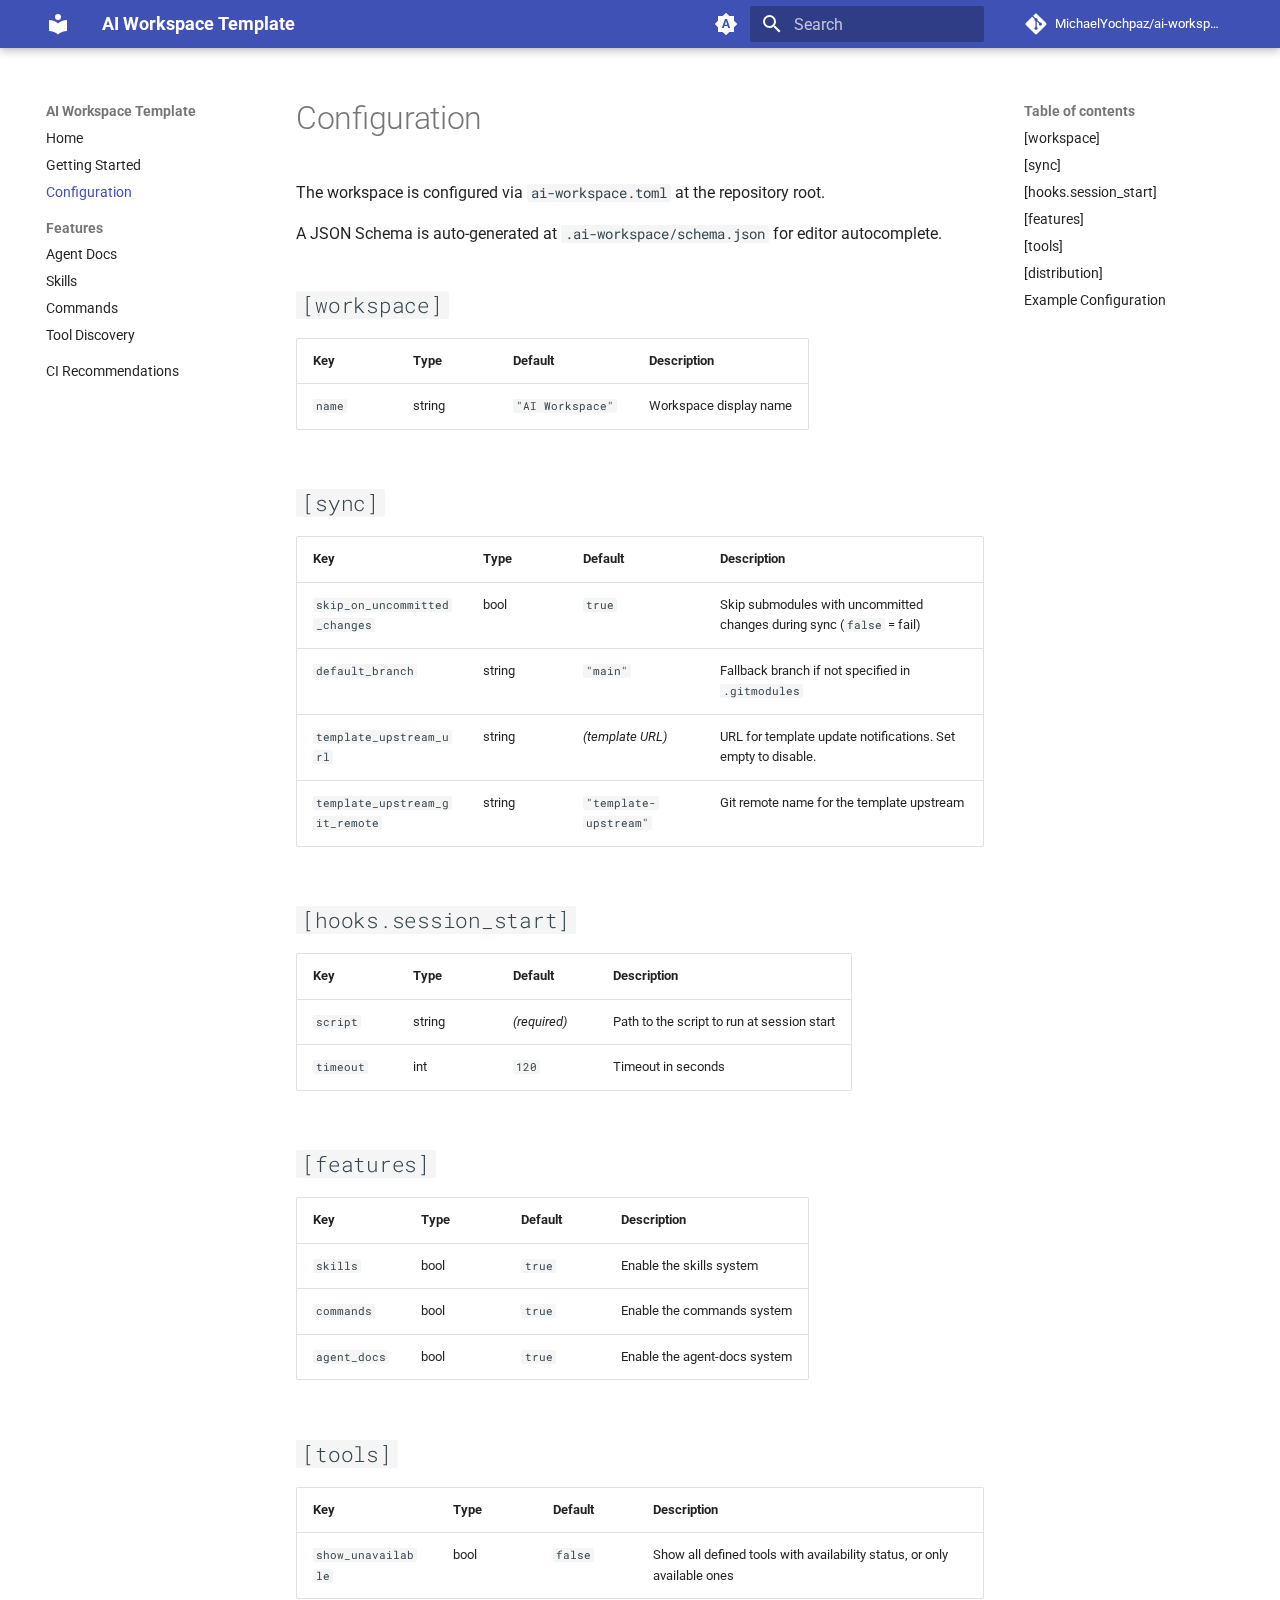
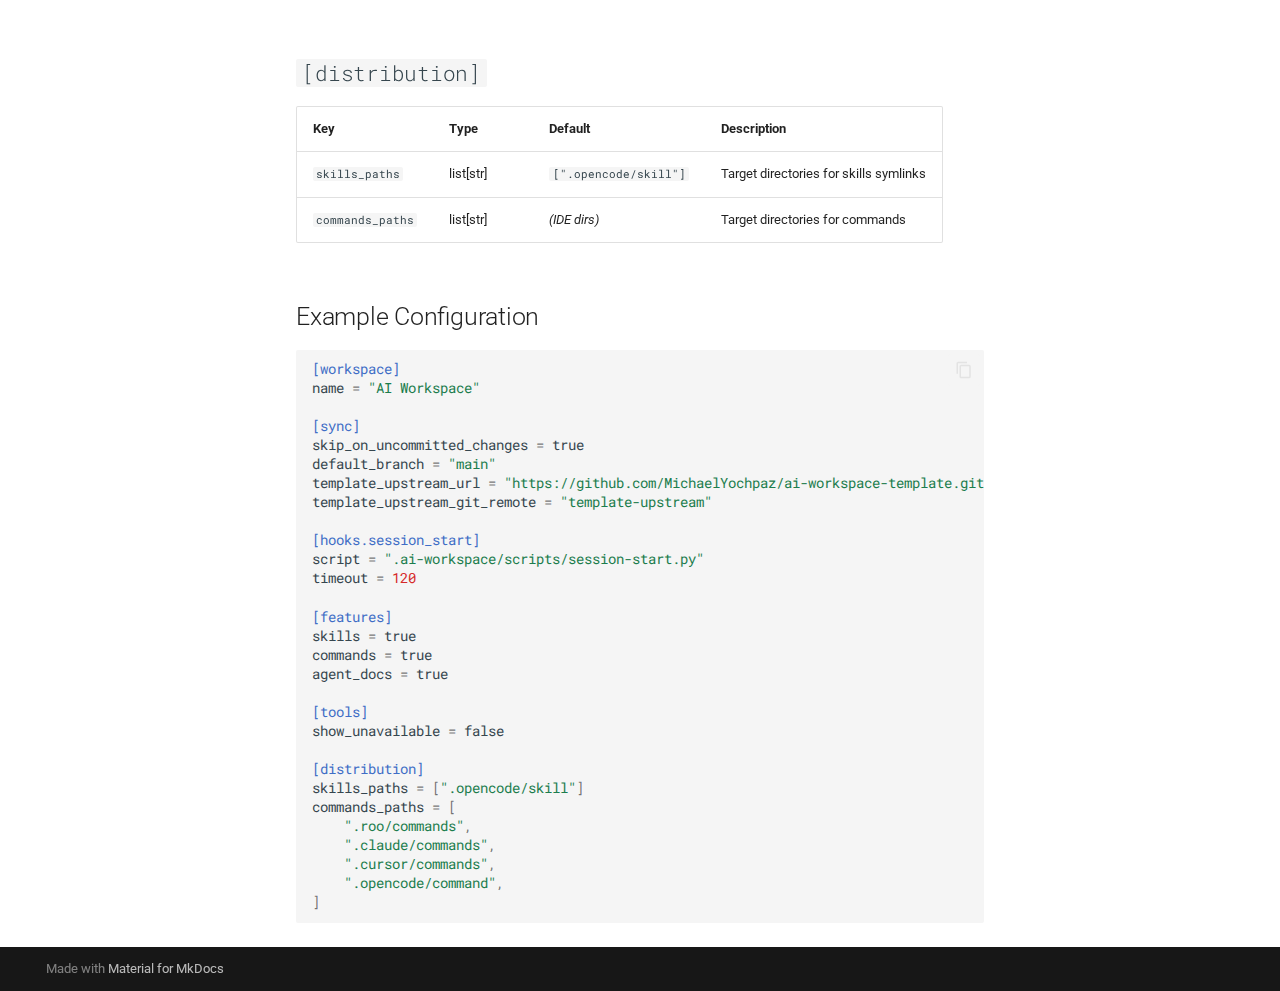
<file: configuration/index.html>
<!doctype html>
<html lang="en" class="no-js">
  <head>
    
      <meta charset="utf-8">
      <meta name="viewport" content="width=device-width,initial-scale=1">
      
        <meta name="description" content="Documentation for the AI Workspace Template">
      
      
      
        <link rel="canonical" href="https://michaelyochpaz.github.io/ai-workspace-template/configuration/">
      
      
        <link rel="prev" href="../getting-started/">
      
      
        <link rel="next" href="../features/agent-docs/">
      
      
        
      
      
      <link rel="icon" href="../assets/images/favicon.png">
      <meta name="generator" content="mkdocs-1.6.1, mkdocs-material-9.7.1">
    
    
      
        <title>Configuration - AI Workspace Template</title>
      
    
    
      <link rel="stylesheet" href="../assets/stylesheets/main.484c7ddc.min.css">
      
        
        <link rel="stylesheet" href="../assets/stylesheets/palette.ab4e12ef.min.css">
      
      


    
    
      
    
    
      
        
        
        <link rel="preconnect" href="https://fonts.gstatic.com" crossorigin>
        <link rel="stylesheet" href="https://fonts.googleapis.com/css?family=Roboto:300,300i,400,400i,700,700i%7CRoboto+Mono:400,400i,700,700i&display=fallback">
        <style>:root{--md-text-font:"Roboto";--md-code-font:"Roboto Mono"}</style>
      
    
    
    <script>__md_scope=new URL("..",location),__md_hash=e=>[...e].reduce(((e,_)=>(e<<5)-e+_.charCodeAt(0)),0),__md_get=(e,_=localStorage,t=__md_scope)=>JSON.parse(_.getItem(t.pathname+"."+e)),__md_set=(e,_,t=localStorage,a=__md_scope)=>{try{t.setItem(a.pathname+"."+e,JSON.stringify(_))}catch(e){}}</script>
    
      

    
    
  </head>
  
  
    
    
      
    
    
    
    
    <body dir="ltr" data-md-color-scheme="default" data-md-color-primary="indigo" data-md-color-accent="indigo">
  
    
    <input class="md-toggle" data-md-toggle="drawer" type="checkbox" id="__drawer" autocomplete="off">
    <input class="md-toggle" data-md-toggle="search" type="checkbox" id="__search" autocomplete="off">
    <label class="md-overlay" for="__drawer"></label>
    <div data-md-component="skip">
      
        
        <a href="#configuration" class="md-skip">
          Skip to content
        </a>
      
    </div>
    <div data-md-component="announce">
      
    </div>
    
    
      

  

<header class="md-header md-header--shadow" data-md-component="header">
  <nav class="md-header__inner md-grid" aria-label="Header">
    <a href=".." title="AI Workspace Template" class="md-header__button md-logo" aria-label="AI Workspace Template" data-md-component="logo">
      
  
  <svg xmlns="http://www.w3.org/2000/svg" viewBox="0 0 24 24"><path d="M12 8a3 3 0 0 0 3-3 3 3 0 0 0-3-3 3 3 0 0 0-3 3 3 3 0 0 0 3 3m0 3.54C9.64 9.35 6.5 8 3 8v11c3.5 0 6.64 1.35 9 3.54 2.36-2.19 5.5-3.54 9-3.54V8c-3.5 0-6.64 1.35-9 3.54"/></svg>

    </a>
    <label class="md-header__button md-icon" for="__drawer">
      
      <svg xmlns="http://www.w3.org/2000/svg" viewBox="0 0 24 24"><path d="M3 6h18v2H3zm0 5h18v2H3zm0 5h18v2H3z"/></svg>
    </label>
    <div class="md-header__title" data-md-component="header-title">
      <div class="md-header__ellipsis">
        <div class="md-header__topic">
          <span class="md-ellipsis">
            AI Workspace Template
          </span>
        </div>
        <div class="md-header__topic" data-md-component="header-topic">
          <span class="md-ellipsis">
            
              Configuration
            
          </span>
        </div>
      </div>
    </div>
    
      
        <form class="md-header__option" data-md-component="palette">
  
    
    
    
    <input class="md-option" data-md-color-media="(prefers-color-scheme)" data-md-color-scheme="default" data-md-color-primary="indigo" data-md-color-accent="indigo"  aria-label="Switch to light mode"  type="radio" name="__palette" id="__palette_0">
    
      <label class="md-header__button md-icon" title="Switch to light mode" for="__palette_1" hidden>
        <svg xmlns="http://www.w3.org/2000/svg" viewBox="0 0 24 24"><path d="m14.3 16-.7-2h-3.2l-.7 2H7.8L11 7h2l3.2 9zM20 8.69V4h-4.69L12 .69 8.69 4H4v4.69L.69 12 4 15.31V20h4.69L12 23.31 15.31 20H20v-4.69L23.31 12zm-9.15 3.96h2.3L12 9z"/></svg>
      </label>
    
  
    
    
    
    <input class="md-option" data-md-color-media="(prefers-color-scheme: light)" data-md-color-scheme="default" data-md-color-primary="indigo" data-md-color-accent="indigo"  aria-label="Switch to dark mode"  type="radio" name="__palette" id="__palette_1">
    
      <label class="md-header__button md-icon" title="Switch to dark mode" for="__palette_2" hidden>
        <svg xmlns="http://www.w3.org/2000/svg" viewBox="0 0 24 24"><path d="M12 8a4 4 0 0 0-4 4 4 4 0 0 0 4 4 4 4 0 0 0 4-4 4 4 0 0 0-4-4m0 10a6 6 0 0 1-6-6 6 6 0 0 1 6-6 6 6 0 0 1 6 6 6 6 0 0 1-6 6m8-9.31V4h-4.69L12 .69 8.69 4H4v4.69L.69 12 4 15.31V20h4.69L12 23.31 15.31 20H20v-4.69L23.31 12z"/></svg>
      </label>
    
  
    
    
    
    <input class="md-option" data-md-color-media="(prefers-color-scheme: dark)" data-md-color-scheme="slate" data-md-color-primary="indigo" data-md-color-accent="indigo"  aria-label="Switch to system preference"  type="radio" name="__palette" id="__palette_2">
    
      <label class="md-header__button md-icon" title="Switch to system preference" for="__palette_0" hidden>
        <svg xmlns="http://www.w3.org/2000/svg" viewBox="0 0 24 24"><path d="M12 18c-.89 0-1.74-.2-2.5-.55C11.56 16.5 13 14.42 13 12s-1.44-4.5-3.5-5.45C10.26 6.2 11.11 6 12 6a6 6 0 0 1 6 6 6 6 0 0 1-6 6m8-9.31V4h-4.69L12 .69 8.69 4H4v4.69L.69 12 4 15.31V20h4.69L12 23.31 15.31 20H20v-4.69L23.31 12z"/></svg>
      </label>
    
  
</form>
      
    
    
      <script>var palette=__md_get("__palette");if(palette&&palette.color){if("(prefers-color-scheme)"===palette.color.media){var media=matchMedia("(prefers-color-scheme: light)"),input=document.querySelector(media.matches?"[data-md-color-media='(prefers-color-scheme: light)']":"[data-md-color-media='(prefers-color-scheme: dark)']");palette.color.media=input.getAttribute("data-md-color-media"),palette.color.scheme=input.getAttribute("data-md-color-scheme"),palette.color.primary=input.getAttribute("data-md-color-primary"),palette.color.accent=input.getAttribute("data-md-color-accent")}for(var[key,value]of Object.entries(palette.color))document.body.setAttribute("data-md-color-"+key,value)}</script>
    
    
    
      
      
        <label class="md-header__button md-icon" for="__search">
          
          <svg xmlns="http://www.w3.org/2000/svg" viewBox="0 0 24 24"><path d="M9.5 3A6.5 6.5 0 0 1 16 9.5c0 1.61-.59 3.09-1.56 4.23l.27.27h.79l5 5-1.5 1.5-5-5v-.79l-.27-.27A6.52 6.52 0 0 1 9.5 16 6.5 6.5 0 0 1 3 9.5 6.5 6.5 0 0 1 9.5 3m0 2C7 5 5 7 5 9.5S7 14 9.5 14 14 12 14 9.5 12 5 9.5 5"/></svg>
        </label>
        <div class="md-search" data-md-component="search" role="dialog">
  <label class="md-search__overlay" for="__search"></label>
  <div class="md-search__inner" role="search">
    <form class="md-search__form" name="search">
      <input type="text" class="md-search__input" name="query" aria-label="Search" placeholder="Search" autocapitalize="off" autocorrect="off" autocomplete="off" spellcheck="false" data-md-component="search-query" required>
      <label class="md-search__icon md-icon" for="__search">
        
        <svg xmlns="http://www.w3.org/2000/svg" viewBox="0 0 24 24"><path d="M9.5 3A6.5 6.5 0 0 1 16 9.5c0 1.61-.59 3.09-1.56 4.23l.27.27h.79l5 5-1.5 1.5-5-5v-.79l-.27-.27A6.52 6.52 0 0 1 9.5 16 6.5 6.5 0 0 1 3 9.5 6.5 6.5 0 0 1 9.5 3m0 2C7 5 5 7 5 9.5S7 14 9.5 14 14 12 14 9.5 12 5 9.5 5"/></svg>
        
        <svg xmlns="http://www.w3.org/2000/svg" viewBox="0 0 24 24"><path d="M20 11v2H8l5.5 5.5-1.42 1.42L4.16 12l7.92-7.92L13.5 5.5 8 11z"/></svg>
      </label>
      <nav class="md-search__options" aria-label="Search">
        
        <button type="reset" class="md-search__icon md-icon" title="Clear" aria-label="Clear" tabindex="-1">
          
          <svg xmlns="http://www.w3.org/2000/svg" viewBox="0 0 24 24"><path d="M19 6.41 17.59 5 12 10.59 6.41 5 5 6.41 10.59 12 5 17.59 6.41 19 12 13.41 17.59 19 19 17.59 13.41 12z"/></svg>
        </button>
      </nav>
      
        <div class="md-search__suggest" data-md-component="search-suggest"></div>
      
    </form>
    <div class="md-search__output">
      <div class="md-search__scrollwrap" tabindex="0" data-md-scrollfix>
        <div class="md-search-result" data-md-component="search-result">
          <div class="md-search-result__meta">
            Initializing search
          </div>
          <ol class="md-search-result__list" role="presentation"></ol>
        </div>
      </div>
    </div>
  </div>
</div>
      
    
    
      <div class="md-header__source">
        <a href="https://github.com/MichaelYochpaz/ai-workspace-template" title="Go to repository" class="md-source" data-md-component="source">
  <div class="md-source__icon md-icon">
    
    <svg xmlns="http://www.w3.org/2000/svg" viewBox="0 0 448 512"><!--! Font Awesome Free 7.1.0 by @fontawesome - https://fontawesome.com License - https://fontawesome.com/license/free (Icons: CC BY 4.0, Fonts: SIL OFL 1.1, Code: MIT License) Copyright 2025 Fonticons, Inc.--><path d="M439.6 236.1 244 40.5c-5.4-5.5-12.8-8.5-20.4-8.5s-15 3-20.4 8.4L162.5 81l51.5 51.5c27.1-9.1 52.7 16.8 43.4 43.7l49.7 49.7c34.2-11.8 61.2 31 35.5 56.7-26.5 26.5-70.2-2.9-56-37.3L240.3 199v121.9c25.3 12.5 22.3 41.8 9.1 55-6.4 6.4-15.2 10.1-24.3 10.1s-17.8-3.6-24.3-10.1c-17.6-17.6-11.1-46.9 11.2-56v-123c-20.8-8.5-24.6-30.7-18.6-45L142.6 101 8.5 235.1C3 240.6 0 247.9 0 255.5s3 15 8.5 20.4l195.6 195.7c5.4 5.4 12.7 8.4 20.4 8.4s15-3 20.4-8.4l194.7-194.7c5.4-5.4 8.4-12.8 8.4-20.4s-3-15-8.4-20.4"/></svg>
  </div>
  <div class="md-source__repository">
    MichaelYochpaz/ai-workspace-template
  </div>
</a>
      </div>
    
  </nav>
  
</header>
    
    <div class="md-container" data-md-component="container">
      
      
        
          
        
      
      <main class="md-main" data-md-component="main">
        <div class="md-main__inner md-grid">
          
            
              
              <div class="md-sidebar md-sidebar--primary" data-md-component="sidebar" data-md-type="navigation" >
                <div class="md-sidebar__scrollwrap">
                  <div class="md-sidebar__inner">
                    



<nav class="md-nav md-nav--primary" aria-label="Navigation" data-md-level="0">
  <label class="md-nav__title" for="__drawer">
    <a href=".." title="AI Workspace Template" class="md-nav__button md-logo" aria-label="AI Workspace Template" data-md-component="logo">
      
  
  <svg xmlns="http://www.w3.org/2000/svg" viewBox="0 0 24 24"><path d="M12 8a3 3 0 0 0 3-3 3 3 0 0 0-3-3 3 3 0 0 0-3 3 3 3 0 0 0 3 3m0 3.54C9.64 9.35 6.5 8 3 8v11c3.5 0 6.64 1.35 9 3.54 2.36-2.19 5.5-3.54 9-3.54V8c-3.5 0-6.64 1.35-9 3.54"/></svg>

    </a>
    AI Workspace Template
  </label>
  
    <div class="md-nav__source">
      <a href="https://github.com/MichaelYochpaz/ai-workspace-template" title="Go to repository" class="md-source" data-md-component="source">
  <div class="md-source__icon md-icon">
    
    <svg xmlns="http://www.w3.org/2000/svg" viewBox="0 0 448 512"><!--! Font Awesome Free 7.1.0 by @fontawesome - https://fontawesome.com License - https://fontawesome.com/license/free (Icons: CC BY 4.0, Fonts: SIL OFL 1.1, Code: MIT License) Copyright 2025 Fonticons, Inc.--><path d="M439.6 236.1 244 40.5c-5.4-5.5-12.8-8.5-20.4-8.5s-15 3-20.4 8.4L162.5 81l51.5 51.5c27.1-9.1 52.7 16.8 43.4 43.7l49.7 49.7c34.2-11.8 61.2 31 35.5 56.7-26.5 26.5-70.2-2.9-56-37.3L240.3 199v121.9c25.3 12.5 22.3 41.8 9.1 55-6.4 6.4-15.2 10.1-24.3 10.1s-17.8-3.6-24.3-10.1c-17.6-17.6-11.1-46.9 11.2-56v-123c-20.8-8.5-24.6-30.7-18.6-45L142.6 101 8.5 235.1C3 240.6 0 247.9 0 255.5s3 15 8.5 20.4l195.6 195.7c5.4 5.4 12.7 8.4 20.4 8.4s15-3 20.4-8.4l194.7-194.7c5.4-5.4 8.4-12.8 8.4-20.4s-3-15-8.4-20.4"/></svg>
  </div>
  <div class="md-source__repository">
    MichaelYochpaz/ai-workspace-template
  </div>
</a>
    </div>
  
  <ul class="md-nav__list" data-md-scrollfix>
    
      
      
  
  
  
  
    <li class="md-nav__item">
      <a href=".." class="md-nav__link">
        
  
  
  <span class="md-ellipsis">
    
  
    Home
  

    
  </span>
  
  

      </a>
    </li>
  

    
      
      
  
  
  
  
    <li class="md-nav__item">
      <a href="../getting-started/" class="md-nav__link">
        
  
  
  <span class="md-ellipsis">
    
  
    Getting Started
  

    
  </span>
  
  

      </a>
    </li>
  

    
      
      
  
  
    
  
  
  
    <li class="md-nav__item md-nav__item--active">
      
      <input class="md-nav__toggle md-toggle" type="checkbox" id="__toc">
      
      
        
      
      
        <label class="md-nav__link md-nav__link--active" for="__toc">
          
  
  
  <span class="md-ellipsis">
    
  
    Configuration
  

    
  </span>
  
  

          <span class="md-nav__icon md-icon"></span>
        </label>
      
      <a href="./" class="md-nav__link md-nav__link--active">
        
  
  
  <span class="md-ellipsis">
    
  
    Configuration
  

    
  </span>
  
  

      </a>
      
        

<nav class="md-nav md-nav--secondary" aria-label="Table of contents">
  
  
  
    
  
  
    <label class="md-nav__title" for="__toc">
      <span class="md-nav__icon md-icon"></span>
      Table of contents
    </label>
    <ul class="md-nav__list" data-md-component="toc" data-md-scrollfix>
      
        <li class="md-nav__item">
  <a href="#workspace" class="md-nav__link">
    <span class="md-ellipsis">
      
        [workspace]
      
    </span>
  </a>
  
</li>
      
        <li class="md-nav__item">
  <a href="#sync" class="md-nav__link">
    <span class="md-ellipsis">
      
        [sync]
      
    </span>
  </a>
  
</li>
      
        <li class="md-nav__item">
  <a href="#hookssession_start" class="md-nav__link">
    <span class="md-ellipsis">
      
        [hooks.session_start]
      
    </span>
  </a>
  
</li>
      
        <li class="md-nav__item">
  <a href="#features" class="md-nav__link">
    <span class="md-ellipsis">
      
        [features]
      
    </span>
  </a>
  
</li>
      
        <li class="md-nav__item">
  <a href="#tools" class="md-nav__link">
    <span class="md-ellipsis">
      
        [tools]
      
    </span>
  </a>
  
</li>
      
        <li class="md-nav__item">
  <a href="#distribution" class="md-nav__link">
    <span class="md-ellipsis">
      
        [distribution]
      
    </span>
  </a>
  
</li>
      
        <li class="md-nav__item">
  <a href="#example-configuration" class="md-nav__link">
    <span class="md-ellipsis">
      
        Example Configuration
      
    </span>
  </a>
  
</li>
      
    </ul>
  
</nav>
      
    </li>
  

    
      
      
  
  
  
  
    
    
    
    
      
        
        
      
    
    
    <li class="md-nav__item md-nav__item--section md-nav__item--nested">
      
        
        
          
        
        <input class="md-nav__toggle md-toggle md-toggle--indeterminate" type="checkbox" id="__nav_4" >
        
          
          <label class="md-nav__link" for="__nav_4" id="__nav_4_label" tabindex="">
            
  
  
  <span class="md-ellipsis">
    
  
    Features
  

    
  </span>
  
  

            <span class="md-nav__icon md-icon"></span>
          </label>
        
        <nav class="md-nav" data-md-level="1" aria-labelledby="__nav_4_label" aria-expanded="false">
          <label class="md-nav__title" for="__nav_4">
            <span class="md-nav__icon md-icon"></span>
            
  
    Features
  

          </label>
          <ul class="md-nav__list" data-md-scrollfix>
            
              
                
  
  
  
  
    <li class="md-nav__item">
      <a href="../features/agent-docs/" class="md-nav__link">
        
  
  
  <span class="md-ellipsis">
    
  
    Agent Docs
  

    
  </span>
  
  

      </a>
    </li>
  

              
            
              
                
  
  
  
  
    <li class="md-nav__item">
      <a href="../features/skills/" class="md-nav__link">
        
  
  
  <span class="md-ellipsis">
    
  
    Skills
  

    
  </span>
  
  

      </a>
    </li>
  

              
            
              
                
  
  
  
  
    <li class="md-nav__item">
      <a href="../features/commands/" class="md-nav__link">
        
  
  
  <span class="md-ellipsis">
    
  
    Commands
  

    
  </span>
  
  

      </a>
    </li>
  

              
            
              
                
  
  
  
  
    <li class="md-nav__item">
      <a href="../features/tool-discovery/" class="md-nav__link">
        
  
  
  <span class="md-ellipsis">
    
  
    Tool Discovery
  

    
  </span>
  
  

      </a>
    </li>
  

              
            
          </ul>
        </nav>
      
    </li>
  

    
      
      
  
  
  
  
    <li class="md-nav__item">
      <a href="../ci-recommendations/" class="md-nav__link">
        
  
  
  <span class="md-ellipsis">
    
  
    CI Recommendations
  

    
  </span>
  
  

      </a>
    </li>
  

    
  </ul>
</nav>
                  </div>
                </div>
              </div>
            
            
              
              <div class="md-sidebar md-sidebar--secondary" data-md-component="sidebar" data-md-type="toc" >
                <div class="md-sidebar__scrollwrap">
                  <div class="md-sidebar__inner">
                    

<nav class="md-nav md-nav--secondary" aria-label="Table of contents">
  
  
  
    
  
  
    <label class="md-nav__title" for="__toc">
      <span class="md-nav__icon md-icon"></span>
      Table of contents
    </label>
    <ul class="md-nav__list" data-md-component="toc" data-md-scrollfix>
      
        <li class="md-nav__item">
  <a href="#workspace" class="md-nav__link">
    <span class="md-ellipsis">
      
        [workspace]
      
    </span>
  </a>
  
</li>
      
        <li class="md-nav__item">
  <a href="#sync" class="md-nav__link">
    <span class="md-ellipsis">
      
        [sync]
      
    </span>
  </a>
  
</li>
      
        <li class="md-nav__item">
  <a href="#hookssession_start" class="md-nav__link">
    <span class="md-ellipsis">
      
        [hooks.session_start]
      
    </span>
  </a>
  
</li>
      
        <li class="md-nav__item">
  <a href="#features" class="md-nav__link">
    <span class="md-ellipsis">
      
        [features]
      
    </span>
  </a>
  
</li>
      
        <li class="md-nav__item">
  <a href="#tools" class="md-nav__link">
    <span class="md-ellipsis">
      
        [tools]
      
    </span>
  </a>
  
</li>
      
        <li class="md-nav__item">
  <a href="#distribution" class="md-nav__link">
    <span class="md-ellipsis">
      
        [distribution]
      
    </span>
  </a>
  
</li>
      
        <li class="md-nav__item">
  <a href="#example-configuration" class="md-nav__link">
    <span class="md-ellipsis">
      
        Example Configuration
      
    </span>
  </a>
  
</li>
      
    </ul>
  
</nav>
                  </div>
                </div>
              </div>
            
          
          
            <div class="md-content" data-md-component="content">
              
              <article class="md-content__inner md-typeset">
                
                  


  
  


<h1 id="configuration">Configuration<a class="headerlink" href="#configuration" title="Permanent link">&para;</a></h1>
<p>The workspace is configured via <code>ai-workspace.toml</code> at the repository root.</p>
<p>A JSON Schema is auto-generated at <code>.ai-workspace/schema.json</code> for editor autocomplete.</p>
<h2 id="workspace"><code>[workspace]</code><a class="headerlink" href="#workspace" title="Permanent link">&para;</a></h2>
<table>
<thead>
<tr>
<th>Key</th>
<th>Type</th>
<th>Default</th>
<th>Description</th>
</tr>
</thead>
<tbody>
<tr>
<td><code>name</code></td>
<td>string</td>
<td><code>"AI Workspace"</code></td>
<td>Workspace display name</td>
</tr>
</tbody>
</table>
<h2 id="sync"><code>[sync]</code><a class="headerlink" href="#sync" title="Permanent link">&para;</a></h2>
<!-- TODO: Explain each option with context on when/why to change it -->

<table>
<thead>
<tr>
<th>Key</th>
<th>Type</th>
<th>Default</th>
<th>Description</th>
</tr>
</thead>
<tbody>
<tr>
<td><code>skip_on_uncommitted_changes</code></td>
<td>bool</td>
<td><code>true</code></td>
<td>Skip submodules with uncommitted changes during sync (<code>false</code> = fail)</td>
</tr>
<tr>
<td><code>default_branch</code></td>
<td>string</td>
<td><code>"main"</code></td>
<td>Fallback branch if not specified in <code>.gitmodules</code></td>
</tr>
<tr>
<td><code>template_upstream_url</code></td>
<td>string</td>
<td><em>(template URL)</em></td>
<td>URL for template update notifications. Set empty to disable.</td>
</tr>
<tr>
<td><code>template_upstream_git_remote</code></td>
<td>string</td>
<td><code>"template-upstream"</code></td>
<td>Git remote name for the template upstream</td>
</tr>
</tbody>
</table>
<h2 id="hookssession_start"><code>[hooks.session_start]</code><a class="headerlink" href="#hookssession_start" title="Permanent link">&para;</a></h2>
<!-- TODO: Explain the session start hook concept -->

<table>
<thead>
<tr>
<th>Key</th>
<th>Type</th>
<th>Default</th>
<th>Description</th>
</tr>
</thead>
<tbody>
<tr>
<td><code>script</code></td>
<td>string</td>
<td><em>(required)</em></td>
<td>Path to the script to run at session start</td>
</tr>
<tr>
<td><code>timeout</code></td>
<td>int</td>
<td><code>120</code></td>
<td>Timeout in seconds</td>
</tr>
</tbody>
</table>
<h2 id="features"><code>[features]</code><a class="headerlink" href="#features" title="Permanent link">&para;</a></h2>
<!-- TODO: Explain what happens when features are enabled/disabled -->
<!-- Points to cover: -->
<!-- - Enabling creates the directory with a README -->
<!-- - Disabling removes the directory IF empty -->
<!-- - If directory has content, pre-commit fails with instructions -->

<table>
<thead>
<tr>
<th>Key</th>
<th>Type</th>
<th>Default</th>
<th>Description</th>
</tr>
</thead>
<tbody>
<tr>
<td><code>skills</code></td>
<td>bool</td>
<td><code>true</code></td>
<td>Enable the skills system</td>
</tr>
<tr>
<td><code>commands</code></td>
<td>bool</td>
<td><code>true</code></td>
<td>Enable the commands system</td>
</tr>
<tr>
<td><code>agent_docs</code></td>
<td>bool</td>
<td><code>true</code></td>
<td>Enable the agent-docs system</td>
</tr>
</tbody>
</table>
<h2 id="tools"><code>[tools]</code><a class="headerlink" href="#tools" title="Permanent link">&para;</a></h2>
<!-- TODO: Explain tool discovery and link to tool-discovery feature page -->

<table>
<thead>
<tr>
<th>Key</th>
<th>Type</th>
<th>Default</th>
<th>Description</th>
</tr>
</thead>
<tbody>
<tr>
<td><code>show_unavailable</code></td>
<td>bool</td>
<td><code>false</code></td>
<td>Show all defined tools with availability status, or only available ones</td>
</tr>
</tbody>
</table>
<h2 id="distribution"><code>[distribution]</code><a class="headerlink" href="#distribution" title="Permanent link">&para;</a></h2>
<!-- TODO: Explain how distribution works and when to customize paths -->

<table>
<thead>
<tr>
<th>Key</th>
<th>Type</th>
<th>Default</th>
<th>Description</th>
</tr>
</thead>
<tbody>
<tr>
<td><code>skills_paths</code></td>
<td>list[str]</td>
<td><code>[".opencode/skill"]</code></td>
<td>Target directories for skills symlinks</td>
</tr>
<tr>
<td><code>commands_paths</code></td>
<td>list[str]</td>
<td><em>(IDE dirs)</em></td>
<td>Target directories for commands</td>
</tr>
</tbody>
</table>
<h2 id="example-configuration">Example Configuration<a class="headerlink" href="#example-configuration" title="Permanent link">&para;</a></h2>
<div class="highlight"><pre><span></span><code><a id="__codelineno-0-1" name="__codelineno-0-1" href="#__codelineno-0-1"></a><span class="k">[workspace]</span>
<a id="__codelineno-0-2" name="__codelineno-0-2" href="#__codelineno-0-2"></a><span class="n">name</span><span class="w"> </span><span class="o">=</span><span class="w"> </span><span class="s2">&quot;AI Workspace&quot;</span>
<a id="__codelineno-0-3" name="__codelineno-0-3" href="#__codelineno-0-3"></a>
<a id="__codelineno-0-4" name="__codelineno-0-4" href="#__codelineno-0-4"></a><span class="k">[sync]</span>
<a id="__codelineno-0-5" name="__codelineno-0-5" href="#__codelineno-0-5"></a><span class="n">skip_on_uncommitted_changes</span><span class="w"> </span><span class="o">=</span><span class="w"> </span><span class="kc">true</span>
<a id="__codelineno-0-6" name="__codelineno-0-6" href="#__codelineno-0-6"></a><span class="n">default_branch</span><span class="w"> </span><span class="o">=</span><span class="w"> </span><span class="s2">&quot;main&quot;</span>
<a id="__codelineno-0-7" name="__codelineno-0-7" href="#__codelineno-0-7"></a><span class="n">template_upstream_url</span><span class="w"> </span><span class="o">=</span><span class="w"> </span><span class="s2">&quot;https://github.com/MichaelYochpaz/ai-workspace-template.git&quot;</span>
<a id="__codelineno-0-8" name="__codelineno-0-8" href="#__codelineno-0-8"></a><span class="n">template_upstream_git_remote</span><span class="w"> </span><span class="o">=</span><span class="w"> </span><span class="s2">&quot;template-upstream&quot;</span>
<a id="__codelineno-0-9" name="__codelineno-0-9" href="#__codelineno-0-9"></a>
<a id="__codelineno-0-10" name="__codelineno-0-10" href="#__codelineno-0-10"></a><span class="k">[hooks.session_start]</span>
<a id="__codelineno-0-11" name="__codelineno-0-11" href="#__codelineno-0-11"></a><span class="n">script</span><span class="w"> </span><span class="o">=</span><span class="w"> </span><span class="s2">&quot;.ai-workspace/scripts/session-start.py&quot;</span>
<a id="__codelineno-0-12" name="__codelineno-0-12" href="#__codelineno-0-12"></a><span class="n">timeout</span><span class="w"> </span><span class="o">=</span><span class="w"> </span><span class="mi">120</span>
<a id="__codelineno-0-13" name="__codelineno-0-13" href="#__codelineno-0-13"></a>
<a id="__codelineno-0-14" name="__codelineno-0-14" href="#__codelineno-0-14"></a><span class="k">[features]</span>
<a id="__codelineno-0-15" name="__codelineno-0-15" href="#__codelineno-0-15"></a><span class="n">skills</span><span class="w"> </span><span class="o">=</span><span class="w"> </span><span class="kc">true</span>
<a id="__codelineno-0-16" name="__codelineno-0-16" href="#__codelineno-0-16"></a><span class="n">commands</span><span class="w"> </span><span class="o">=</span><span class="w"> </span><span class="kc">true</span>
<a id="__codelineno-0-17" name="__codelineno-0-17" href="#__codelineno-0-17"></a><span class="n">agent_docs</span><span class="w"> </span><span class="o">=</span><span class="w"> </span><span class="kc">true</span>
<a id="__codelineno-0-18" name="__codelineno-0-18" href="#__codelineno-0-18"></a>
<a id="__codelineno-0-19" name="__codelineno-0-19" href="#__codelineno-0-19"></a><span class="k">[tools]</span>
<a id="__codelineno-0-20" name="__codelineno-0-20" href="#__codelineno-0-20"></a><span class="n">show_unavailable</span><span class="w"> </span><span class="o">=</span><span class="w"> </span><span class="kc">false</span>
<a id="__codelineno-0-21" name="__codelineno-0-21" href="#__codelineno-0-21"></a>
<a id="__codelineno-0-22" name="__codelineno-0-22" href="#__codelineno-0-22"></a><span class="k">[distribution]</span>
<a id="__codelineno-0-23" name="__codelineno-0-23" href="#__codelineno-0-23"></a><span class="n">skills_paths</span><span class="w"> </span><span class="o">=</span><span class="w"> </span><span class="p">[</span><span class="s2">&quot;.opencode/skill&quot;</span><span class="p">]</span>
<a id="__codelineno-0-24" name="__codelineno-0-24" href="#__codelineno-0-24"></a><span class="n">commands_paths</span><span class="w"> </span><span class="o">=</span><span class="w"> </span><span class="p">[</span>
<a id="__codelineno-0-25" name="__codelineno-0-25" href="#__codelineno-0-25"></a><span class="w">    </span><span class="s2">&quot;.roo/commands&quot;</span><span class="p">,</span>
<a id="__codelineno-0-26" name="__codelineno-0-26" href="#__codelineno-0-26"></a><span class="w">    </span><span class="s2">&quot;.claude/commands&quot;</span><span class="p">,</span>
<a id="__codelineno-0-27" name="__codelineno-0-27" href="#__codelineno-0-27"></a><span class="w">    </span><span class="s2">&quot;.cursor/commands&quot;</span><span class="p">,</span>
<a id="__codelineno-0-28" name="__codelineno-0-28" href="#__codelineno-0-28"></a><span class="w">    </span><span class="s2">&quot;.opencode/command&quot;</span><span class="p">,</span>
<a id="__codelineno-0-29" name="__codelineno-0-29" href="#__codelineno-0-29"></a><span class="p">]</span>
</code></pre></div>












                
              </article>
            </div>
          
          
<script>var target=document.getElementById(location.hash.slice(1));target&&target.name&&(target.checked=target.name.startsWith("__tabbed_"))</script>
        </div>
        
      </main>
      
        <footer class="md-footer">
  
  <div class="md-footer-meta md-typeset">
    <div class="md-footer-meta__inner md-grid">
      <div class="md-copyright">
  
  
    Made with
    <a href="https://squidfunk.github.io/mkdocs-material/" target="_blank" rel="noopener">
      Material for MkDocs
    </a>
  
</div>
      
    </div>
  </div>
</footer>
      
    </div>
    <div class="md-dialog" data-md-component="dialog">
      <div class="md-dialog__inner md-typeset"></div>
    </div>
    
    
    
      
      
      <script id="__config" type="application/json">{"annotate": null, "base": "..", "features": ["search.highlight", "search.suggest", "navigation.sections", "navigation.expand", "content.code.copy"], "search": "../assets/javascripts/workers/search.2c215733.min.js", "tags": null, "translations": {"clipboard.copied": "Copied to clipboard", "clipboard.copy": "Copy to clipboard", "search.result.more.one": "1 more on this page", "search.result.more.other": "# more on this page", "search.result.none": "No matching documents", "search.result.one": "1 matching document", "search.result.other": "# matching documents", "search.result.placeholder": "Type to start searching", "search.result.term.missing": "Missing", "select.version": "Select version"}, "version": null}</script>
    
    
      <script src="../assets/javascripts/bundle.79ae519e.min.js"></script>
      
    
  </body>
</html>
</file>
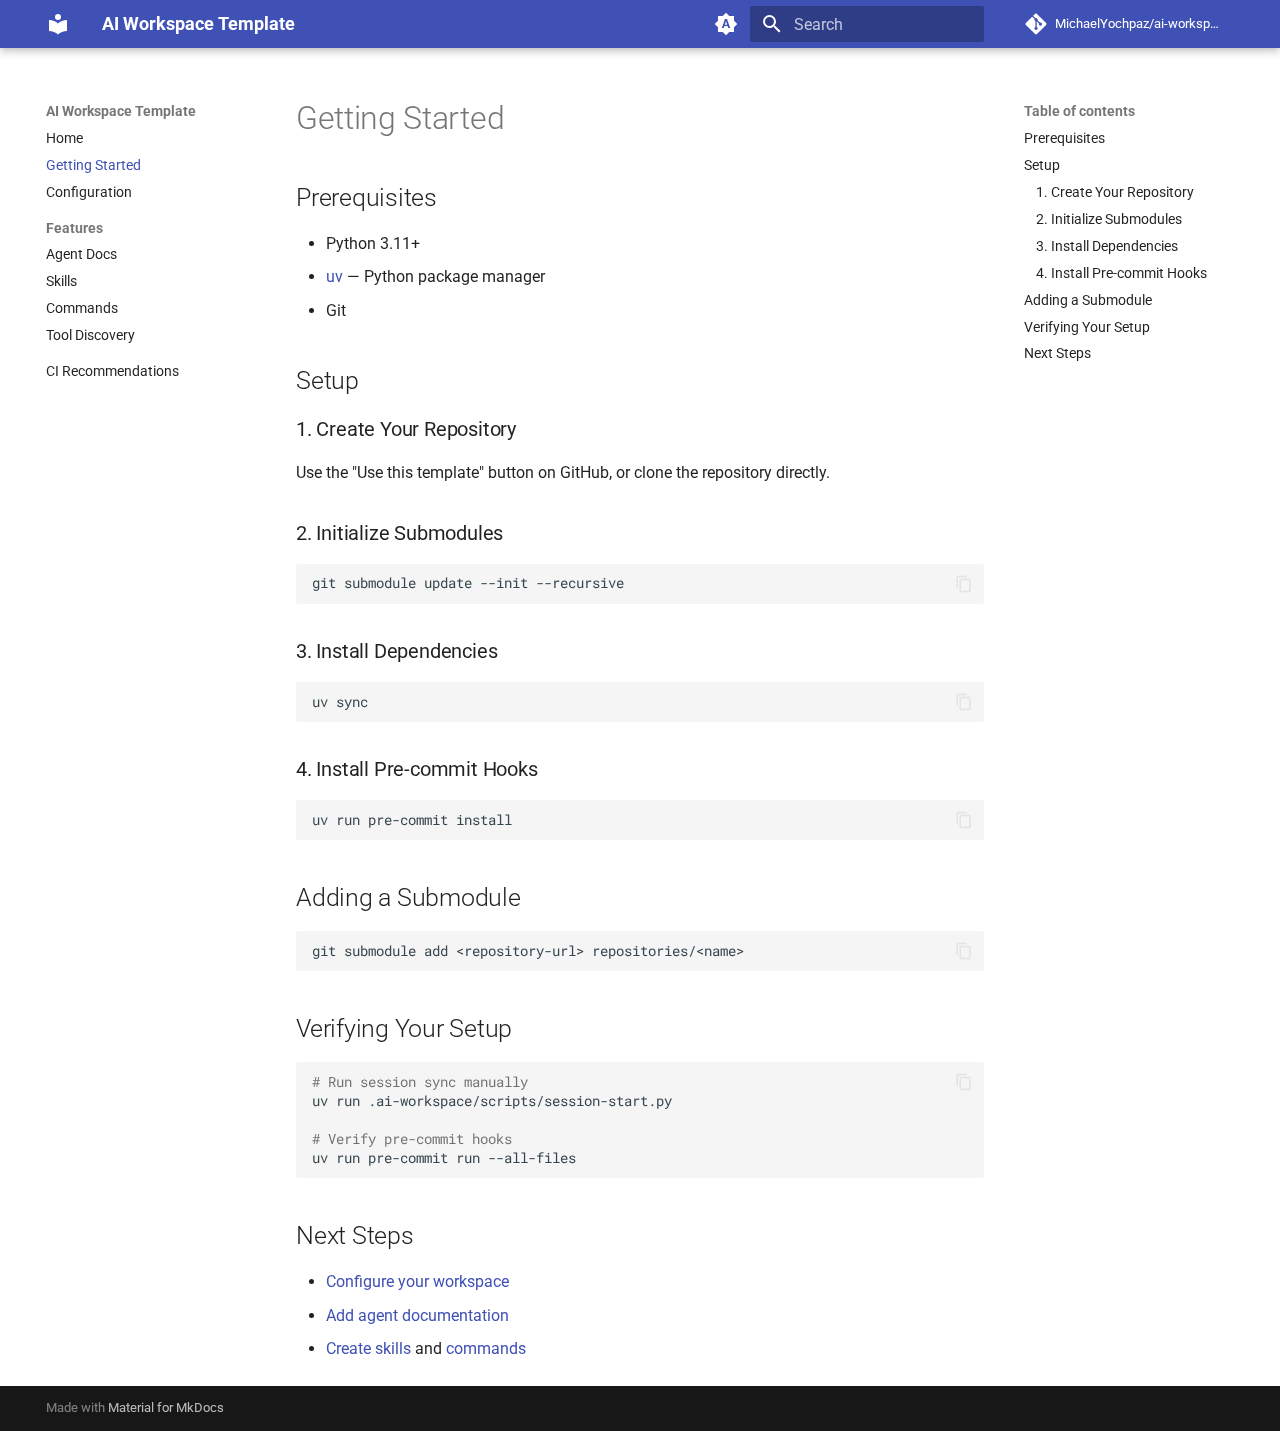
<file: getting-started/index.html>
<!doctype html>
<html lang="en" class="no-js">
  <head>
    
      <meta charset="utf-8">
      <meta name="viewport" content="width=device-width,initial-scale=1">
      
        <meta name="description" content="Documentation for the AI Workspace Template">
      
      
      
        <link rel="canonical" href="https://michaelyochpaz.github.io/ai-workspace-template/getting-started/">
      
      
        <link rel="prev" href="..">
      
      
        <link rel="next" href="../configuration/">
      
      
        
      
      
      <link rel="icon" href="../assets/images/favicon.png">
      <meta name="generator" content="mkdocs-1.6.1, mkdocs-material-9.7.1">
    
    
      
        <title>Getting Started - AI Workspace Template</title>
      
    
    
      <link rel="stylesheet" href="../assets/stylesheets/main.484c7ddc.min.css">
      
        
        <link rel="stylesheet" href="../assets/stylesheets/palette.ab4e12ef.min.css">
      
      


    
    
      
    
    
      
        
        
        <link rel="preconnect" href="https://fonts.gstatic.com" crossorigin>
        <link rel="stylesheet" href="https://fonts.googleapis.com/css?family=Roboto:300,300i,400,400i,700,700i%7CRoboto+Mono:400,400i,700,700i&display=fallback">
        <style>:root{--md-text-font:"Roboto";--md-code-font:"Roboto Mono"}</style>
      
    
    
    <script>__md_scope=new URL("..",location),__md_hash=e=>[...e].reduce(((e,_)=>(e<<5)-e+_.charCodeAt(0)),0),__md_get=(e,_=localStorage,t=__md_scope)=>JSON.parse(_.getItem(t.pathname+"."+e)),__md_set=(e,_,t=localStorage,a=__md_scope)=>{try{t.setItem(a.pathname+"."+e,JSON.stringify(_))}catch(e){}}</script>
    
      

    
    
  </head>
  
  
    
    
      
    
    
    
    
    <body dir="ltr" data-md-color-scheme="default" data-md-color-primary="indigo" data-md-color-accent="indigo">
  
    
    <input class="md-toggle" data-md-toggle="drawer" type="checkbox" id="__drawer" autocomplete="off">
    <input class="md-toggle" data-md-toggle="search" type="checkbox" id="__search" autocomplete="off">
    <label class="md-overlay" for="__drawer"></label>
    <div data-md-component="skip">
      
        
        <a href="#getting-started" class="md-skip">
          Skip to content
        </a>
      
    </div>
    <div data-md-component="announce">
      
    </div>
    
    
      

  

<header class="md-header md-header--shadow" data-md-component="header">
  <nav class="md-header__inner md-grid" aria-label="Header">
    <a href=".." title="AI Workspace Template" class="md-header__button md-logo" aria-label="AI Workspace Template" data-md-component="logo">
      
  
  <svg xmlns="http://www.w3.org/2000/svg" viewBox="0 0 24 24"><path d="M12 8a3 3 0 0 0 3-3 3 3 0 0 0-3-3 3 3 0 0 0-3 3 3 3 0 0 0 3 3m0 3.54C9.64 9.35 6.5 8 3 8v11c3.5 0 6.64 1.35 9 3.54 2.36-2.19 5.5-3.54 9-3.54V8c-3.5 0-6.64 1.35-9 3.54"/></svg>

    </a>
    <label class="md-header__button md-icon" for="__drawer">
      
      <svg xmlns="http://www.w3.org/2000/svg" viewBox="0 0 24 24"><path d="M3 6h18v2H3zm0 5h18v2H3zm0 5h18v2H3z"/></svg>
    </label>
    <div class="md-header__title" data-md-component="header-title">
      <div class="md-header__ellipsis">
        <div class="md-header__topic">
          <span class="md-ellipsis">
            AI Workspace Template
          </span>
        </div>
        <div class="md-header__topic" data-md-component="header-topic">
          <span class="md-ellipsis">
            
              Getting Started
            
          </span>
        </div>
      </div>
    </div>
    
      
        <form class="md-header__option" data-md-component="palette">
  
    
    
    
    <input class="md-option" data-md-color-media="(prefers-color-scheme)" data-md-color-scheme="default" data-md-color-primary="indigo" data-md-color-accent="indigo"  aria-label="Switch to light mode"  type="radio" name="__palette" id="__palette_0">
    
      <label class="md-header__button md-icon" title="Switch to light mode" for="__palette_1" hidden>
        <svg xmlns="http://www.w3.org/2000/svg" viewBox="0 0 24 24"><path d="m14.3 16-.7-2h-3.2l-.7 2H7.8L11 7h2l3.2 9zM20 8.69V4h-4.69L12 .69 8.69 4H4v4.69L.69 12 4 15.31V20h4.69L12 23.31 15.31 20H20v-4.69L23.31 12zm-9.15 3.96h2.3L12 9z"/></svg>
      </label>
    
  
    
    
    
    <input class="md-option" data-md-color-media="(prefers-color-scheme: light)" data-md-color-scheme="default" data-md-color-primary="indigo" data-md-color-accent="indigo"  aria-label="Switch to dark mode"  type="radio" name="__palette" id="__palette_1">
    
      <label class="md-header__button md-icon" title="Switch to dark mode" for="__palette_2" hidden>
        <svg xmlns="http://www.w3.org/2000/svg" viewBox="0 0 24 24"><path d="M12 8a4 4 0 0 0-4 4 4 4 0 0 0 4 4 4 4 0 0 0 4-4 4 4 0 0 0-4-4m0 10a6 6 0 0 1-6-6 6 6 0 0 1 6-6 6 6 0 0 1 6 6 6 6 0 0 1-6 6m8-9.31V4h-4.69L12 .69 8.69 4H4v4.69L.69 12 4 15.31V20h4.69L12 23.31 15.31 20H20v-4.69L23.31 12z"/></svg>
      </label>
    
  
    
    
    
    <input class="md-option" data-md-color-media="(prefers-color-scheme: dark)" data-md-color-scheme="slate" data-md-color-primary="indigo" data-md-color-accent="indigo"  aria-label="Switch to system preference"  type="radio" name="__palette" id="__palette_2">
    
      <label class="md-header__button md-icon" title="Switch to system preference" for="__palette_0" hidden>
        <svg xmlns="http://www.w3.org/2000/svg" viewBox="0 0 24 24"><path d="M12 18c-.89 0-1.74-.2-2.5-.55C11.56 16.5 13 14.42 13 12s-1.44-4.5-3.5-5.45C10.26 6.2 11.11 6 12 6a6 6 0 0 1 6 6 6 6 0 0 1-6 6m8-9.31V4h-4.69L12 .69 8.69 4H4v4.69L.69 12 4 15.31V20h4.69L12 23.31 15.31 20H20v-4.69L23.31 12z"/></svg>
      </label>
    
  
</form>
      
    
    
      <script>var palette=__md_get("__palette");if(palette&&palette.color){if("(prefers-color-scheme)"===palette.color.media){var media=matchMedia("(prefers-color-scheme: light)"),input=document.querySelector(media.matches?"[data-md-color-media='(prefers-color-scheme: light)']":"[data-md-color-media='(prefers-color-scheme: dark)']");palette.color.media=input.getAttribute("data-md-color-media"),palette.color.scheme=input.getAttribute("data-md-color-scheme"),palette.color.primary=input.getAttribute("data-md-color-primary"),palette.color.accent=input.getAttribute("data-md-color-accent")}for(var[key,value]of Object.entries(palette.color))document.body.setAttribute("data-md-color-"+key,value)}</script>
    
    
    
      
      
        <label class="md-header__button md-icon" for="__search">
          
          <svg xmlns="http://www.w3.org/2000/svg" viewBox="0 0 24 24"><path d="M9.5 3A6.5 6.5 0 0 1 16 9.5c0 1.61-.59 3.09-1.56 4.23l.27.27h.79l5 5-1.5 1.5-5-5v-.79l-.27-.27A6.52 6.52 0 0 1 9.5 16 6.5 6.5 0 0 1 3 9.5 6.5 6.5 0 0 1 9.5 3m0 2C7 5 5 7 5 9.5S7 14 9.5 14 14 12 14 9.5 12 5 9.5 5"/></svg>
        </label>
        <div class="md-search" data-md-component="search" role="dialog">
  <label class="md-search__overlay" for="__search"></label>
  <div class="md-search__inner" role="search">
    <form class="md-search__form" name="search">
      <input type="text" class="md-search__input" name="query" aria-label="Search" placeholder="Search" autocapitalize="off" autocorrect="off" autocomplete="off" spellcheck="false" data-md-component="search-query" required>
      <label class="md-search__icon md-icon" for="__search">
        
        <svg xmlns="http://www.w3.org/2000/svg" viewBox="0 0 24 24"><path d="M9.5 3A6.5 6.5 0 0 1 16 9.5c0 1.61-.59 3.09-1.56 4.23l.27.27h.79l5 5-1.5 1.5-5-5v-.79l-.27-.27A6.52 6.52 0 0 1 9.5 16 6.5 6.5 0 0 1 3 9.5 6.5 6.5 0 0 1 9.5 3m0 2C7 5 5 7 5 9.5S7 14 9.5 14 14 12 14 9.5 12 5 9.5 5"/></svg>
        
        <svg xmlns="http://www.w3.org/2000/svg" viewBox="0 0 24 24"><path d="M20 11v2H8l5.5 5.5-1.42 1.42L4.16 12l7.92-7.92L13.5 5.5 8 11z"/></svg>
      </label>
      <nav class="md-search__options" aria-label="Search">
        
        <button type="reset" class="md-search__icon md-icon" title="Clear" aria-label="Clear" tabindex="-1">
          
          <svg xmlns="http://www.w3.org/2000/svg" viewBox="0 0 24 24"><path d="M19 6.41 17.59 5 12 10.59 6.41 5 5 6.41 10.59 12 5 17.59 6.41 19 12 13.41 17.59 19 19 17.59 13.41 12z"/></svg>
        </button>
      </nav>
      
        <div class="md-search__suggest" data-md-component="search-suggest"></div>
      
    </form>
    <div class="md-search__output">
      <div class="md-search__scrollwrap" tabindex="0" data-md-scrollfix>
        <div class="md-search-result" data-md-component="search-result">
          <div class="md-search-result__meta">
            Initializing search
          </div>
          <ol class="md-search-result__list" role="presentation"></ol>
        </div>
      </div>
    </div>
  </div>
</div>
      
    
    
      <div class="md-header__source">
        <a href="https://github.com/MichaelYochpaz/ai-workspace-template" title="Go to repository" class="md-source" data-md-component="source">
  <div class="md-source__icon md-icon">
    
    <svg xmlns="http://www.w3.org/2000/svg" viewBox="0 0 448 512"><!--! Font Awesome Free 7.1.0 by @fontawesome - https://fontawesome.com License - https://fontawesome.com/license/free (Icons: CC BY 4.0, Fonts: SIL OFL 1.1, Code: MIT License) Copyright 2025 Fonticons, Inc.--><path d="M439.6 236.1 244 40.5c-5.4-5.5-12.8-8.5-20.4-8.5s-15 3-20.4 8.4L162.5 81l51.5 51.5c27.1-9.1 52.7 16.8 43.4 43.7l49.7 49.7c34.2-11.8 61.2 31 35.5 56.7-26.5 26.5-70.2-2.9-56-37.3L240.3 199v121.9c25.3 12.5 22.3 41.8 9.1 55-6.4 6.4-15.2 10.1-24.3 10.1s-17.8-3.6-24.3-10.1c-17.6-17.6-11.1-46.9 11.2-56v-123c-20.8-8.5-24.6-30.7-18.6-45L142.6 101 8.5 235.1C3 240.6 0 247.9 0 255.5s3 15 8.5 20.4l195.6 195.7c5.4 5.4 12.7 8.4 20.4 8.4s15-3 20.4-8.4l194.7-194.7c5.4-5.4 8.4-12.8 8.4-20.4s-3-15-8.4-20.4"/></svg>
  </div>
  <div class="md-source__repository">
    MichaelYochpaz/ai-workspace-template
  </div>
</a>
      </div>
    
  </nav>
  
</header>
    
    <div class="md-container" data-md-component="container">
      
      
        
          
        
      
      <main class="md-main" data-md-component="main">
        <div class="md-main__inner md-grid">
          
            
              
              <div class="md-sidebar md-sidebar--primary" data-md-component="sidebar" data-md-type="navigation" >
                <div class="md-sidebar__scrollwrap">
                  <div class="md-sidebar__inner">
                    



<nav class="md-nav md-nav--primary" aria-label="Navigation" data-md-level="0">
  <label class="md-nav__title" for="__drawer">
    <a href=".." title="AI Workspace Template" class="md-nav__button md-logo" aria-label="AI Workspace Template" data-md-component="logo">
      
  
  <svg xmlns="http://www.w3.org/2000/svg" viewBox="0 0 24 24"><path d="M12 8a3 3 0 0 0 3-3 3 3 0 0 0-3-3 3 3 0 0 0-3 3 3 3 0 0 0 3 3m0 3.54C9.64 9.35 6.5 8 3 8v11c3.5 0 6.64 1.35 9 3.54 2.36-2.19 5.5-3.54 9-3.54V8c-3.5 0-6.64 1.35-9 3.54"/></svg>

    </a>
    AI Workspace Template
  </label>
  
    <div class="md-nav__source">
      <a href="https://github.com/MichaelYochpaz/ai-workspace-template" title="Go to repository" class="md-source" data-md-component="source">
  <div class="md-source__icon md-icon">
    
    <svg xmlns="http://www.w3.org/2000/svg" viewBox="0 0 448 512"><!--! Font Awesome Free 7.1.0 by @fontawesome - https://fontawesome.com License - https://fontawesome.com/license/free (Icons: CC BY 4.0, Fonts: SIL OFL 1.1, Code: MIT License) Copyright 2025 Fonticons, Inc.--><path d="M439.6 236.1 244 40.5c-5.4-5.5-12.8-8.5-20.4-8.5s-15 3-20.4 8.4L162.5 81l51.5 51.5c27.1-9.1 52.7 16.8 43.4 43.7l49.7 49.7c34.2-11.8 61.2 31 35.5 56.7-26.5 26.5-70.2-2.9-56-37.3L240.3 199v121.9c25.3 12.5 22.3 41.8 9.1 55-6.4 6.4-15.2 10.1-24.3 10.1s-17.8-3.6-24.3-10.1c-17.6-17.6-11.1-46.9 11.2-56v-123c-20.8-8.5-24.6-30.7-18.6-45L142.6 101 8.5 235.1C3 240.6 0 247.9 0 255.5s3 15 8.5 20.4l195.6 195.7c5.4 5.4 12.7 8.4 20.4 8.4s15-3 20.4-8.4l194.7-194.7c5.4-5.4 8.4-12.8 8.4-20.4s-3-15-8.4-20.4"/></svg>
  </div>
  <div class="md-source__repository">
    MichaelYochpaz/ai-workspace-template
  </div>
</a>
    </div>
  
  <ul class="md-nav__list" data-md-scrollfix>
    
      
      
  
  
  
  
    <li class="md-nav__item">
      <a href=".." class="md-nav__link">
        
  
  
  <span class="md-ellipsis">
    
  
    Home
  

    
  </span>
  
  

      </a>
    </li>
  

    
      
      
  
  
    
  
  
  
    <li class="md-nav__item md-nav__item--active">
      
      <input class="md-nav__toggle md-toggle" type="checkbox" id="__toc">
      
      
        
      
      
        <label class="md-nav__link md-nav__link--active" for="__toc">
          
  
  
  <span class="md-ellipsis">
    
  
    Getting Started
  

    
  </span>
  
  

          <span class="md-nav__icon md-icon"></span>
        </label>
      
      <a href="./" class="md-nav__link md-nav__link--active">
        
  
  
  <span class="md-ellipsis">
    
  
    Getting Started
  

    
  </span>
  
  

      </a>
      
        

<nav class="md-nav md-nav--secondary" aria-label="Table of contents">
  
  
  
    
  
  
    <label class="md-nav__title" for="__toc">
      <span class="md-nav__icon md-icon"></span>
      Table of contents
    </label>
    <ul class="md-nav__list" data-md-component="toc" data-md-scrollfix>
      
        <li class="md-nav__item">
  <a href="#prerequisites" class="md-nav__link">
    <span class="md-ellipsis">
      
        Prerequisites
      
    </span>
  </a>
  
</li>
      
        <li class="md-nav__item">
  <a href="#setup" class="md-nav__link">
    <span class="md-ellipsis">
      
        Setup
      
    </span>
  </a>
  
    <nav class="md-nav" aria-label="Setup">
      <ul class="md-nav__list">
        
          <li class="md-nav__item">
  <a href="#1-create-your-repository" class="md-nav__link">
    <span class="md-ellipsis">
      
        1. Create Your Repository
      
    </span>
  </a>
  
</li>
        
          <li class="md-nav__item">
  <a href="#2-initialize-submodules" class="md-nav__link">
    <span class="md-ellipsis">
      
        2. Initialize Submodules
      
    </span>
  </a>
  
</li>
        
          <li class="md-nav__item">
  <a href="#3-install-dependencies" class="md-nav__link">
    <span class="md-ellipsis">
      
        3. Install Dependencies
      
    </span>
  </a>
  
</li>
        
          <li class="md-nav__item">
  <a href="#4-install-pre-commit-hooks" class="md-nav__link">
    <span class="md-ellipsis">
      
        4. Install Pre-commit Hooks
      
    </span>
  </a>
  
</li>
        
      </ul>
    </nav>
  
</li>
      
        <li class="md-nav__item">
  <a href="#adding-a-submodule" class="md-nav__link">
    <span class="md-ellipsis">
      
        Adding a Submodule
      
    </span>
  </a>
  
</li>
      
        <li class="md-nav__item">
  <a href="#verifying-your-setup" class="md-nav__link">
    <span class="md-ellipsis">
      
        Verifying Your Setup
      
    </span>
  </a>
  
</li>
      
        <li class="md-nav__item">
  <a href="#next-steps" class="md-nav__link">
    <span class="md-ellipsis">
      
        Next Steps
      
    </span>
  </a>
  
</li>
      
    </ul>
  
</nav>
      
    </li>
  

    
      
      
  
  
  
  
    <li class="md-nav__item">
      <a href="../configuration/" class="md-nav__link">
        
  
  
  <span class="md-ellipsis">
    
  
    Configuration
  

    
  </span>
  
  

      </a>
    </li>
  

    
      
      
  
  
  
  
    
    
    
    
      
        
        
      
    
    
    <li class="md-nav__item md-nav__item--section md-nav__item--nested">
      
        
        
          
        
        <input class="md-nav__toggle md-toggle md-toggle--indeterminate" type="checkbox" id="__nav_4" >
        
          
          <label class="md-nav__link" for="__nav_4" id="__nav_4_label" tabindex="">
            
  
  
  <span class="md-ellipsis">
    
  
    Features
  

    
  </span>
  
  

            <span class="md-nav__icon md-icon"></span>
          </label>
        
        <nav class="md-nav" data-md-level="1" aria-labelledby="__nav_4_label" aria-expanded="false">
          <label class="md-nav__title" for="__nav_4">
            <span class="md-nav__icon md-icon"></span>
            
  
    Features
  

          </label>
          <ul class="md-nav__list" data-md-scrollfix>
            
              
                
  
  
  
  
    <li class="md-nav__item">
      <a href="../features/agent-docs/" class="md-nav__link">
        
  
  
  <span class="md-ellipsis">
    
  
    Agent Docs
  

    
  </span>
  
  

      </a>
    </li>
  

              
            
              
                
  
  
  
  
    <li class="md-nav__item">
      <a href="../features/skills/" class="md-nav__link">
        
  
  
  <span class="md-ellipsis">
    
  
    Skills
  

    
  </span>
  
  

      </a>
    </li>
  

              
            
              
                
  
  
  
  
    <li class="md-nav__item">
      <a href="../features/commands/" class="md-nav__link">
        
  
  
  <span class="md-ellipsis">
    
  
    Commands
  

    
  </span>
  
  

      </a>
    </li>
  

              
            
              
                
  
  
  
  
    <li class="md-nav__item">
      <a href="../features/tool-discovery/" class="md-nav__link">
        
  
  
  <span class="md-ellipsis">
    
  
    Tool Discovery
  

    
  </span>
  
  

      </a>
    </li>
  

              
            
          </ul>
        </nav>
      
    </li>
  

    
      
      
  
  
  
  
    <li class="md-nav__item">
      <a href="../ci-recommendations/" class="md-nav__link">
        
  
  
  <span class="md-ellipsis">
    
  
    CI Recommendations
  

    
  </span>
  
  

      </a>
    </li>
  

    
  </ul>
</nav>
                  </div>
                </div>
              </div>
            
            
              
              <div class="md-sidebar md-sidebar--secondary" data-md-component="sidebar" data-md-type="toc" >
                <div class="md-sidebar__scrollwrap">
                  <div class="md-sidebar__inner">
                    

<nav class="md-nav md-nav--secondary" aria-label="Table of contents">
  
  
  
    
  
  
    <label class="md-nav__title" for="__toc">
      <span class="md-nav__icon md-icon"></span>
      Table of contents
    </label>
    <ul class="md-nav__list" data-md-component="toc" data-md-scrollfix>
      
        <li class="md-nav__item">
  <a href="#prerequisites" class="md-nav__link">
    <span class="md-ellipsis">
      
        Prerequisites
      
    </span>
  </a>
  
</li>
      
        <li class="md-nav__item">
  <a href="#setup" class="md-nav__link">
    <span class="md-ellipsis">
      
        Setup
      
    </span>
  </a>
  
    <nav class="md-nav" aria-label="Setup">
      <ul class="md-nav__list">
        
          <li class="md-nav__item">
  <a href="#1-create-your-repository" class="md-nav__link">
    <span class="md-ellipsis">
      
        1. Create Your Repository
      
    </span>
  </a>
  
</li>
        
          <li class="md-nav__item">
  <a href="#2-initialize-submodules" class="md-nav__link">
    <span class="md-ellipsis">
      
        2. Initialize Submodules
      
    </span>
  </a>
  
</li>
        
          <li class="md-nav__item">
  <a href="#3-install-dependencies" class="md-nav__link">
    <span class="md-ellipsis">
      
        3. Install Dependencies
      
    </span>
  </a>
  
</li>
        
          <li class="md-nav__item">
  <a href="#4-install-pre-commit-hooks" class="md-nav__link">
    <span class="md-ellipsis">
      
        4. Install Pre-commit Hooks
      
    </span>
  </a>
  
</li>
        
      </ul>
    </nav>
  
</li>
      
        <li class="md-nav__item">
  <a href="#adding-a-submodule" class="md-nav__link">
    <span class="md-ellipsis">
      
        Adding a Submodule
      
    </span>
  </a>
  
</li>
      
        <li class="md-nav__item">
  <a href="#verifying-your-setup" class="md-nav__link">
    <span class="md-ellipsis">
      
        Verifying Your Setup
      
    </span>
  </a>
  
</li>
      
        <li class="md-nav__item">
  <a href="#next-steps" class="md-nav__link">
    <span class="md-ellipsis">
      
        Next Steps
      
    </span>
  </a>
  
</li>
      
    </ul>
  
</nav>
                  </div>
                </div>
              </div>
            
          
          
            <div class="md-content" data-md-component="content">
              
              <article class="md-content__inner md-typeset">
                
                  


  
  


<h1 id="getting-started">Getting Started<a class="headerlink" href="#getting-started" title="Permanent link">&para;</a></h1>
<h2 id="prerequisites">Prerequisites<a class="headerlink" href="#prerequisites" title="Permanent link">&para;</a></h2>
<!-- TODO: Confirm minimum versions -->

<ul>
<li>Python 3.11+</li>
<li><a href="https://docs.astral.sh/uv/">uv</a> — Python package manager</li>
<li>Git</li>
</ul>
<h2 id="setup">Setup<a class="headerlink" href="#setup" title="Permanent link">&para;</a></h2>
<!-- TODO: Step-by-step walkthrough -->
<!-- Points to cover: -->
<!-- - "Use this template" button on GitHub (or manual clone) -->
<!-- - git submodule update --init --recursive -->
<!-- - uv sync -->
<!-- - uv run pre-commit install -->

<h3 id="1-create-your-repository">1. Create Your Repository<a class="headerlink" href="#1-create-your-repository" title="Permanent link">&para;</a></h3>
<p>Use the "Use this template" button on GitHub, or clone the repository directly.</p>
<h3 id="2-initialize-submodules">2. Initialize Submodules<a class="headerlink" href="#2-initialize-submodules" title="Permanent link">&para;</a></h3>
<div class="highlight"><pre><span></span><code><a id="__codelineno-0-1" name="__codelineno-0-1" href="#__codelineno-0-1"></a>git<span class="w"> </span>submodule<span class="w"> </span>update<span class="w"> </span>--init<span class="w"> </span>--recursive
</code></pre></div>
<h3 id="3-install-dependencies">3. Install Dependencies<a class="headerlink" href="#3-install-dependencies" title="Permanent link">&para;</a></h3>
<div class="highlight"><pre><span></span><code><a id="__codelineno-1-1" name="__codelineno-1-1" href="#__codelineno-1-1"></a>uv<span class="w"> </span>sync
</code></pre></div>
<h3 id="4-install-pre-commit-hooks">4. Install Pre-commit Hooks<a class="headerlink" href="#4-install-pre-commit-hooks" title="Permanent link">&para;</a></h3>
<div class="highlight"><pre><span></span><code><a id="__codelineno-2-1" name="__codelineno-2-1" href="#__codelineno-2-1"></a>uv<span class="w"> </span>run<span class="w"> </span>pre-commit<span class="w"> </span>install
</code></pre></div>
<h2 id="adding-a-submodule">Adding a Submodule<a class="headerlink" href="#adding-a-submodule" title="Permanent link">&para;</a></h2>
<!-- TODO: Explain adding repos to the workspace -->
<!-- Points to cover: -->
<!-- - git submodule add <url> repositories/<name> -->
<!-- - Branch configuration in .gitmodules -->
<!-- - Commit/push workflow (submodule first, then parent) -->

<div class="highlight"><pre><span></span><code><a id="__codelineno-3-1" name="__codelineno-3-1" href="#__codelineno-3-1"></a>git<span class="w"> </span>submodule<span class="w"> </span>add<span class="w"> </span>&lt;repository-url&gt;<span class="w"> </span>repositories/&lt;name&gt;
</code></pre></div>
<h2 id="verifying-your-setup">Verifying Your Setup<a class="headerlink" href="#verifying-your-setup" title="Permanent link">&para;</a></h2>
<!-- TODO: Quick smoke test -->
<!-- Points to cover: -->
<!-- - Run session-start script manually -->
<!-- - Run pre-commit to check alignment -->
<!-- - Check that AGENTS.md was generated correctly -->

<div class="highlight"><pre><span></span><code><a id="__codelineno-4-1" name="__codelineno-4-1" href="#__codelineno-4-1"></a><span class="c1"># Run session sync manually</span>
<a id="__codelineno-4-2" name="__codelineno-4-2" href="#__codelineno-4-2"></a>uv<span class="w"> </span>run<span class="w"> </span>.ai-workspace/scripts/session-start.py
<a id="__codelineno-4-3" name="__codelineno-4-3" href="#__codelineno-4-3"></a>
<a id="__codelineno-4-4" name="__codelineno-4-4" href="#__codelineno-4-4"></a><span class="c1"># Verify pre-commit hooks</span>
<a id="__codelineno-4-5" name="__codelineno-4-5" href="#__codelineno-4-5"></a>uv<span class="w"> </span>run<span class="w"> </span>pre-commit<span class="w"> </span>run<span class="w"> </span>--all-files
</code></pre></div>
<h2 id="next-steps">Next Steps<a class="headerlink" href="#next-steps" title="Permanent link">&para;</a></h2>
<ul>
<li><a href="../configuration/">Configure your workspace</a></li>
<li><a href="../features/agent-docs/">Add agent documentation</a></li>
<li><a href="../features/skills/">Create skills</a> and <a href="../features/commands/">commands</a></li>
</ul>












                
              </article>
            </div>
          
          
<script>var target=document.getElementById(location.hash.slice(1));target&&target.name&&(target.checked=target.name.startsWith("__tabbed_"))</script>
        </div>
        
      </main>
      
        <footer class="md-footer">
  
  <div class="md-footer-meta md-typeset">
    <div class="md-footer-meta__inner md-grid">
      <div class="md-copyright">
  
  
    Made with
    <a href="https://squidfunk.github.io/mkdocs-material/" target="_blank" rel="noopener">
      Material for MkDocs
    </a>
  
</div>
      
    </div>
  </div>
</footer>
      
    </div>
    <div class="md-dialog" data-md-component="dialog">
      <div class="md-dialog__inner md-typeset"></div>
    </div>
    
    
    
      
      
      <script id="__config" type="application/json">{"annotate": null, "base": "..", "features": ["search.highlight", "search.suggest", "navigation.sections", "navigation.expand", "content.code.copy"], "search": "../assets/javascripts/workers/search.2c215733.min.js", "tags": null, "translations": {"clipboard.copied": "Copied to clipboard", "clipboard.copy": "Copy to clipboard", "search.result.more.one": "1 more on this page", "search.result.more.other": "# more on this page", "search.result.none": "No matching documents", "search.result.one": "1 matching document", "search.result.other": "# matching documents", "search.result.placeholder": "Type to start searching", "search.result.term.missing": "Missing", "select.version": "Select version"}, "version": null}</script>
    
    
      <script src="../assets/javascripts/bundle.79ae519e.min.js"></script>
      
    
  </body>
</html>
</file>
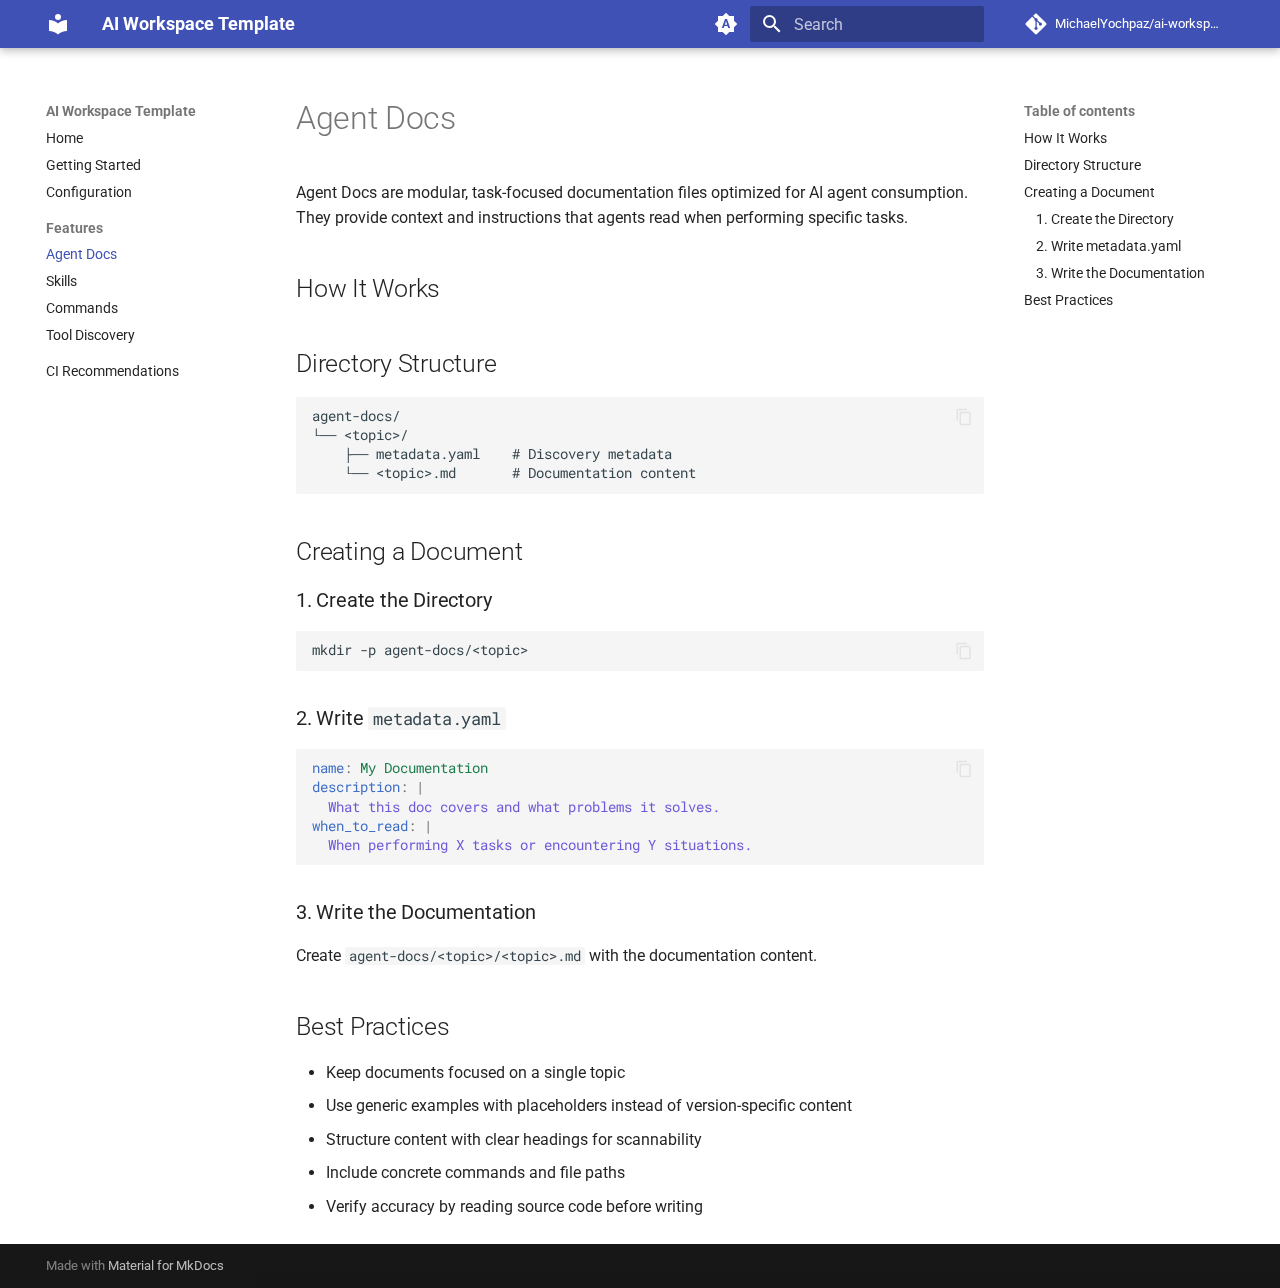
<file: features/agent-docs/index.html>
<!doctype html>
<html lang="en" class="no-js">
  <head>
    
      <meta charset="utf-8">
      <meta name="viewport" content="width=device-width,initial-scale=1">
      
        <meta name="description" content="Documentation for the AI Workspace Template">
      
      
      
        <link rel="canonical" href="https://michaelyochpaz.github.io/ai-workspace-template/features/agent-docs/">
      
      
        <link rel="prev" href="../../configuration/">
      
      
        <link rel="next" href="../skills/">
      
      
        
      
      
      <link rel="icon" href="../../assets/images/favicon.png">
      <meta name="generator" content="mkdocs-1.6.1, mkdocs-material-9.7.1">
    
    
      
        <title>Agent Docs - AI Workspace Template</title>
      
    
    
      <link rel="stylesheet" href="../../assets/stylesheets/main.484c7ddc.min.css">
      
        
        <link rel="stylesheet" href="../../assets/stylesheets/palette.ab4e12ef.min.css">
      
      


    
    
      
    
    
      
        
        
        <link rel="preconnect" href="https://fonts.gstatic.com" crossorigin>
        <link rel="stylesheet" href="https://fonts.googleapis.com/css?family=Roboto:300,300i,400,400i,700,700i%7CRoboto+Mono:400,400i,700,700i&display=fallback">
        <style>:root{--md-text-font:"Roboto";--md-code-font:"Roboto Mono"}</style>
      
    
    
    <script>__md_scope=new URL("../..",location),__md_hash=e=>[...e].reduce(((e,_)=>(e<<5)-e+_.charCodeAt(0)),0),__md_get=(e,_=localStorage,t=__md_scope)=>JSON.parse(_.getItem(t.pathname+"."+e)),__md_set=(e,_,t=localStorage,a=__md_scope)=>{try{t.setItem(a.pathname+"."+e,JSON.stringify(_))}catch(e){}}</script>
    
      

    
    
  </head>
  
  
    
    
      
    
    
    
    
    <body dir="ltr" data-md-color-scheme="default" data-md-color-primary="indigo" data-md-color-accent="indigo">
  
    
    <input class="md-toggle" data-md-toggle="drawer" type="checkbox" id="__drawer" autocomplete="off">
    <input class="md-toggle" data-md-toggle="search" type="checkbox" id="__search" autocomplete="off">
    <label class="md-overlay" for="__drawer"></label>
    <div data-md-component="skip">
      
        
        <a href="#agent-docs" class="md-skip">
          Skip to content
        </a>
      
    </div>
    <div data-md-component="announce">
      
    </div>
    
    
      

  

<header class="md-header md-header--shadow" data-md-component="header">
  <nav class="md-header__inner md-grid" aria-label="Header">
    <a href="../.." title="AI Workspace Template" class="md-header__button md-logo" aria-label="AI Workspace Template" data-md-component="logo">
      
  
  <svg xmlns="http://www.w3.org/2000/svg" viewBox="0 0 24 24"><path d="M12 8a3 3 0 0 0 3-3 3 3 0 0 0-3-3 3 3 0 0 0-3 3 3 3 0 0 0 3 3m0 3.54C9.64 9.35 6.5 8 3 8v11c3.5 0 6.64 1.35 9 3.54 2.36-2.19 5.5-3.54 9-3.54V8c-3.5 0-6.64 1.35-9 3.54"/></svg>

    </a>
    <label class="md-header__button md-icon" for="__drawer">
      
      <svg xmlns="http://www.w3.org/2000/svg" viewBox="0 0 24 24"><path d="M3 6h18v2H3zm0 5h18v2H3zm0 5h18v2H3z"/></svg>
    </label>
    <div class="md-header__title" data-md-component="header-title">
      <div class="md-header__ellipsis">
        <div class="md-header__topic">
          <span class="md-ellipsis">
            AI Workspace Template
          </span>
        </div>
        <div class="md-header__topic" data-md-component="header-topic">
          <span class="md-ellipsis">
            
              Agent Docs
            
          </span>
        </div>
      </div>
    </div>
    
      
        <form class="md-header__option" data-md-component="palette">
  
    
    
    
    <input class="md-option" data-md-color-media="(prefers-color-scheme)" data-md-color-scheme="default" data-md-color-primary="indigo" data-md-color-accent="indigo"  aria-label="Switch to light mode"  type="radio" name="__palette" id="__palette_0">
    
      <label class="md-header__button md-icon" title="Switch to light mode" for="__palette_1" hidden>
        <svg xmlns="http://www.w3.org/2000/svg" viewBox="0 0 24 24"><path d="m14.3 16-.7-2h-3.2l-.7 2H7.8L11 7h2l3.2 9zM20 8.69V4h-4.69L12 .69 8.69 4H4v4.69L.69 12 4 15.31V20h4.69L12 23.31 15.31 20H20v-4.69L23.31 12zm-9.15 3.96h2.3L12 9z"/></svg>
      </label>
    
  
    
    
    
    <input class="md-option" data-md-color-media="(prefers-color-scheme: light)" data-md-color-scheme="default" data-md-color-primary="indigo" data-md-color-accent="indigo"  aria-label="Switch to dark mode"  type="radio" name="__palette" id="__palette_1">
    
      <label class="md-header__button md-icon" title="Switch to dark mode" for="__palette_2" hidden>
        <svg xmlns="http://www.w3.org/2000/svg" viewBox="0 0 24 24"><path d="M12 8a4 4 0 0 0-4 4 4 4 0 0 0 4 4 4 4 0 0 0 4-4 4 4 0 0 0-4-4m0 10a6 6 0 0 1-6-6 6 6 0 0 1 6-6 6 6 0 0 1 6 6 6 6 0 0 1-6 6m8-9.31V4h-4.69L12 .69 8.69 4H4v4.69L.69 12 4 15.31V20h4.69L12 23.31 15.31 20H20v-4.69L23.31 12z"/></svg>
      </label>
    
  
    
    
    
    <input class="md-option" data-md-color-media="(prefers-color-scheme: dark)" data-md-color-scheme="slate" data-md-color-primary="indigo" data-md-color-accent="indigo"  aria-label="Switch to system preference"  type="radio" name="__palette" id="__palette_2">
    
      <label class="md-header__button md-icon" title="Switch to system preference" for="__palette_0" hidden>
        <svg xmlns="http://www.w3.org/2000/svg" viewBox="0 0 24 24"><path d="M12 18c-.89 0-1.74-.2-2.5-.55C11.56 16.5 13 14.42 13 12s-1.44-4.5-3.5-5.45C10.26 6.2 11.11 6 12 6a6 6 0 0 1 6 6 6 6 0 0 1-6 6m8-9.31V4h-4.69L12 .69 8.69 4H4v4.69L.69 12 4 15.31V20h4.69L12 23.31 15.31 20H20v-4.69L23.31 12z"/></svg>
      </label>
    
  
</form>
      
    
    
      <script>var palette=__md_get("__palette");if(palette&&palette.color){if("(prefers-color-scheme)"===palette.color.media){var media=matchMedia("(prefers-color-scheme: light)"),input=document.querySelector(media.matches?"[data-md-color-media='(prefers-color-scheme: light)']":"[data-md-color-media='(prefers-color-scheme: dark)']");palette.color.media=input.getAttribute("data-md-color-media"),palette.color.scheme=input.getAttribute("data-md-color-scheme"),palette.color.primary=input.getAttribute("data-md-color-primary"),palette.color.accent=input.getAttribute("data-md-color-accent")}for(var[key,value]of Object.entries(palette.color))document.body.setAttribute("data-md-color-"+key,value)}</script>
    
    
    
      
      
        <label class="md-header__button md-icon" for="__search">
          
          <svg xmlns="http://www.w3.org/2000/svg" viewBox="0 0 24 24"><path d="M9.5 3A6.5 6.5 0 0 1 16 9.5c0 1.61-.59 3.09-1.56 4.23l.27.27h.79l5 5-1.5 1.5-5-5v-.79l-.27-.27A6.52 6.52 0 0 1 9.5 16 6.5 6.5 0 0 1 3 9.5 6.5 6.5 0 0 1 9.5 3m0 2C7 5 5 7 5 9.5S7 14 9.5 14 14 12 14 9.5 12 5 9.5 5"/></svg>
        </label>
        <div class="md-search" data-md-component="search" role="dialog">
  <label class="md-search__overlay" for="__search"></label>
  <div class="md-search__inner" role="search">
    <form class="md-search__form" name="search">
      <input type="text" class="md-search__input" name="query" aria-label="Search" placeholder="Search" autocapitalize="off" autocorrect="off" autocomplete="off" spellcheck="false" data-md-component="search-query" required>
      <label class="md-search__icon md-icon" for="__search">
        
        <svg xmlns="http://www.w3.org/2000/svg" viewBox="0 0 24 24"><path d="M9.5 3A6.5 6.5 0 0 1 16 9.5c0 1.61-.59 3.09-1.56 4.23l.27.27h.79l5 5-1.5 1.5-5-5v-.79l-.27-.27A6.52 6.52 0 0 1 9.5 16 6.5 6.5 0 0 1 3 9.5 6.5 6.5 0 0 1 9.5 3m0 2C7 5 5 7 5 9.5S7 14 9.5 14 14 12 14 9.5 12 5 9.5 5"/></svg>
        
        <svg xmlns="http://www.w3.org/2000/svg" viewBox="0 0 24 24"><path d="M20 11v2H8l5.5 5.5-1.42 1.42L4.16 12l7.92-7.92L13.5 5.5 8 11z"/></svg>
      </label>
      <nav class="md-search__options" aria-label="Search">
        
        <button type="reset" class="md-search__icon md-icon" title="Clear" aria-label="Clear" tabindex="-1">
          
          <svg xmlns="http://www.w3.org/2000/svg" viewBox="0 0 24 24"><path d="M19 6.41 17.59 5 12 10.59 6.41 5 5 6.41 10.59 12 5 17.59 6.41 19 12 13.41 17.59 19 19 17.59 13.41 12z"/></svg>
        </button>
      </nav>
      
        <div class="md-search__suggest" data-md-component="search-suggest"></div>
      
    </form>
    <div class="md-search__output">
      <div class="md-search__scrollwrap" tabindex="0" data-md-scrollfix>
        <div class="md-search-result" data-md-component="search-result">
          <div class="md-search-result__meta">
            Initializing search
          </div>
          <ol class="md-search-result__list" role="presentation"></ol>
        </div>
      </div>
    </div>
  </div>
</div>
      
    
    
      <div class="md-header__source">
        <a href="https://github.com/MichaelYochpaz/ai-workspace-template" title="Go to repository" class="md-source" data-md-component="source">
  <div class="md-source__icon md-icon">
    
    <svg xmlns="http://www.w3.org/2000/svg" viewBox="0 0 448 512"><!--! Font Awesome Free 7.1.0 by @fontawesome - https://fontawesome.com License - https://fontawesome.com/license/free (Icons: CC BY 4.0, Fonts: SIL OFL 1.1, Code: MIT License) Copyright 2025 Fonticons, Inc.--><path d="M439.6 236.1 244 40.5c-5.4-5.5-12.8-8.5-20.4-8.5s-15 3-20.4 8.4L162.5 81l51.5 51.5c27.1-9.1 52.7 16.8 43.4 43.7l49.7 49.7c34.2-11.8 61.2 31 35.5 56.7-26.5 26.5-70.2-2.9-56-37.3L240.3 199v121.9c25.3 12.5 22.3 41.8 9.1 55-6.4 6.4-15.2 10.1-24.3 10.1s-17.8-3.6-24.3-10.1c-17.6-17.6-11.1-46.9 11.2-56v-123c-20.8-8.5-24.6-30.7-18.6-45L142.6 101 8.5 235.1C3 240.6 0 247.9 0 255.5s3 15 8.5 20.4l195.6 195.7c5.4 5.4 12.7 8.4 20.4 8.4s15-3 20.4-8.4l194.7-194.7c5.4-5.4 8.4-12.8 8.4-20.4s-3-15-8.4-20.4"/></svg>
  </div>
  <div class="md-source__repository">
    MichaelYochpaz/ai-workspace-template
  </div>
</a>
      </div>
    
  </nav>
  
</header>
    
    <div class="md-container" data-md-component="container">
      
      
        
          
        
      
      <main class="md-main" data-md-component="main">
        <div class="md-main__inner md-grid">
          
            
              
              <div class="md-sidebar md-sidebar--primary" data-md-component="sidebar" data-md-type="navigation" >
                <div class="md-sidebar__scrollwrap">
                  <div class="md-sidebar__inner">
                    



<nav class="md-nav md-nav--primary" aria-label="Navigation" data-md-level="0">
  <label class="md-nav__title" for="__drawer">
    <a href="../.." title="AI Workspace Template" class="md-nav__button md-logo" aria-label="AI Workspace Template" data-md-component="logo">
      
  
  <svg xmlns="http://www.w3.org/2000/svg" viewBox="0 0 24 24"><path d="M12 8a3 3 0 0 0 3-3 3 3 0 0 0-3-3 3 3 0 0 0-3 3 3 3 0 0 0 3 3m0 3.54C9.64 9.35 6.5 8 3 8v11c3.5 0 6.64 1.35 9 3.54 2.36-2.19 5.5-3.54 9-3.54V8c-3.5 0-6.64 1.35-9 3.54"/></svg>

    </a>
    AI Workspace Template
  </label>
  
    <div class="md-nav__source">
      <a href="https://github.com/MichaelYochpaz/ai-workspace-template" title="Go to repository" class="md-source" data-md-component="source">
  <div class="md-source__icon md-icon">
    
    <svg xmlns="http://www.w3.org/2000/svg" viewBox="0 0 448 512"><!--! Font Awesome Free 7.1.0 by @fontawesome - https://fontawesome.com License - https://fontawesome.com/license/free (Icons: CC BY 4.0, Fonts: SIL OFL 1.1, Code: MIT License) Copyright 2025 Fonticons, Inc.--><path d="M439.6 236.1 244 40.5c-5.4-5.5-12.8-8.5-20.4-8.5s-15 3-20.4 8.4L162.5 81l51.5 51.5c27.1-9.1 52.7 16.8 43.4 43.7l49.7 49.7c34.2-11.8 61.2 31 35.5 56.7-26.5 26.5-70.2-2.9-56-37.3L240.3 199v121.9c25.3 12.5 22.3 41.8 9.1 55-6.4 6.4-15.2 10.1-24.3 10.1s-17.8-3.6-24.3-10.1c-17.6-17.6-11.1-46.9 11.2-56v-123c-20.8-8.5-24.6-30.7-18.6-45L142.6 101 8.5 235.1C3 240.6 0 247.9 0 255.5s3 15 8.5 20.4l195.6 195.7c5.4 5.4 12.7 8.4 20.4 8.4s15-3 20.4-8.4l194.7-194.7c5.4-5.4 8.4-12.8 8.4-20.4s-3-15-8.4-20.4"/></svg>
  </div>
  <div class="md-source__repository">
    MichaelYochpaz/ai-workspace-template
  </div>
</a>
    </div>
  
  <ul class="md-nav__list" data-md-scrollfix>
    
      
      
  
  
  
  
    <li class="md-nav__item">
      <a href="../.." class="md-nav__link">
        
  
  
  <span class="md-ellipsis">
    
  
    Home
  

    
  </span>
  
  

      </a>
    </li>
  

    
      
      
  
  
  
  
    <li class="md-nav__item">
      <a href="../../getting-started/" class="md-nav__link">
        
  
  
  <span class="md-ellipsis">
    
  
    Getting Started
  

    
  </span>
  
  

      </a>
    </li>
  

    
      
      
  
  
  
  
    <li class="md-nav__item">
      <a href="../../configuration/" class="md-nav__link">
        
  
  
  <span class="md-ellipsis">
    
  
    Configuration
  

    
  </span>
  
  

      </a>
    </li>
  

    
      
      
  
  
    
  
  
  
    
    
    
    
      
        
        
      
    
    
    <li class="md-nav__item md-nav__item--active md-nav__item--section md-nav__item--nested">
      
        
        
        <input class="md-nav__toggle md-toggle " type="checkbox" id="__nav_4" checked>
        
          
          <label class="md-nav__link" for="__nav_4" id="__nav_4_label" tabindex="">
            
  
  
  <span class="md-ellipsis">
    
  
    Features
  

    
  </span>
  
  

            <span class="md-nav__icon md-icon"></span>
          </label>
        
        <nav class="md-nav" data-md-level="1" aria-labelledby="__nav_4_label" aria-expanded="true">
          <label class="md-nav__title" for="__nav_4">
            <span class="md-nav__icon md-icon"></span>
            
  
    Features
  

          </label>
          <ul class="md-nav__list" data-md-scrollfix>
            
              
                
  
  
    
  
  
  
    <li class="md-nav__item md-nav__item--active">
      
      <input class="md-nav__toggle md-toggle" type="checkbox" id="__toc">
      
      
        
      
      
        <label class="md-nav__link md-nav__link--active" for="__toc">
          
  
  
  <span class="md-ellipsis">
    
  
    Agent Docs
  

    
  </span>
  
  

          <span class="md-nav__icon md-icon"></span>
        </label>
      
      <a href="./" class="md-nav__link md-nav__link--active">
        
  
  
  <span class="md-ellipsis">
    
  
    Agent Docs
  

    
  </span>
  
  

      </a>
      
        

<nav class="md-nav md-nav--secondary" aria-label="Table of contents">
  
  
  
    
  
  
    <label class="md-nav__title" for="__toc">
      <span class="md-nav__icon md-icon"></span>
      Table of contents
    </label>
    <ul class="md-nav__list" data-md-component="toc" data-md-scrollfix>
      
        <li class="md-nav__item">
  <a href="#how-it-works" class="md-nav__link">
    <span class="md-ellipsis">
      
        How It Works
      
    </span>
  </a>
  
</li>
      
        <li class="md-nav__item">
  <a href="#directory-structure" class="md-nav__link">
    <span class="md-ellipsis">
      
        Directory Structure
      
    </span>
  </a>
  
</li>
      
        <li class="md-nav__item">
  <a href="#creating-a-document" class="md-nav__link">
    <span class="md-ellipsis">
      
        Creating a Document
      
    </span>
  </a>
  
    <nav class="md-nav" aria-label="Creating a Document">
      <ul class="md-nav__list">
        
          <li class="md-nav__item">
  <a href="#1-create-the-directory" class="md-nav__link">
    <span class="md-ellipsis">
      
        1. Create the Directory
      
    </span>
  </a>
  
</li>
        
          <li class="md-nav__item">
  <a href="#2-write-metadatayaml" class="md-nav__link">
    <span class="md-ellipsis">
      
        2. Write metadata.yaml
      
    </span>
  </a>
  
</li>
        
          <li class="md-nav__item">
  <a href="#3-write-the-documentation" class="md-nav__link">
    <span class="md-ellipsis">
      
        3. Write the Documentation
      
    </span>
  </a>
  
</li>
        
      </ul>
    </nav>
  
</li>
      
        <li class="md-nav__item">
  <a href="#best-practices" class="md-nav__link">
    <span class="md-ellipsis">
      
        Best Practices
      
    </span>
  </a>
  
</li>
      
    </ul>
  
</nav>
      
    </li>
  

              
            
              
                
  
  
  
  
    <li class="md-nav__item">
      <a href="../skills/" class="md-nav__link">
        
  
  
  <span class="md-ellipsis">
    
  
    Skills
  

    
  </span>
  
  

      </a>
    </li>
  

              
            
              
                
  
  
  
  
    <li class="md-nav__item">
      <a href="../commands/" class="md-nav__link">
        
  
  
  <span class="md-ellipsis">
    
  
    Commands
  

    
  </span>
  
  

      </a>
    </li>
  

              
            
              
                
  
  
  
  
    <li class="md-nav__item">
      <a href="../tool-discovery/" class="md-nav__link">
        
  
  
  <span class="md-ellipsis">
    
  
    Tool Discovery
  

    
  </span>
  
  

      </a>
    </li>
  

              
            
          </ul>
        </nav>
      
    </li>
  

    
      
      
  
  
  
  
    <li class="md-nav__item">
      <a href="../../ci-recommendations/" class="md-nav__link">
        
  
  
  <span class="md-ellipsis">
    
  
    CI Recommendations
  

    
  </span>
  
  

      </a>
    </li>
  

    
  </ul>
</nav>
                  </div>
                </div>
              </div>
            
            
              
              <div class="md-sidebar md-sidebar--secondary" data-md-component="sidebar" data-md-type="toc" >
                <div class="md-sidebar__scrollwrap">
                  <div class="md-sidebar__inner">
                    

<nav class="md-nav md-nav--secondary" aria-label="Table of contents">
  
  
  
    
  
  
    <label class="md-nav__title" for="__toc">
      <span class="md-nav__icon md-icon"></span>
      Table of contents
    </label>
    <ul class="md-nav__list" data-md-component="toc" data-md-scrollfix>
      
        <li class="md-nav__item">
  <a href="#how-it-works" class="md-nav__link">
    <span class="md-ellipsis">
      
        How It Works
      
    </span>
  </a>
  
</li>
      
        <li class="md-nav__item">
  <a href="#directory-structure" class="md-nav__link">
    <span class="md-ellipsis">
      
        Directory Structure
      
    </span>
  </a>
  
</li>
      
        <li class="md-nav__item">
  <a href="#creating-a-document" class="md-nav__link">
    <span class="md-ellipsis">
      
        Creating a Document
      
    </span>
  </a>
  
    <nav class="md-nav" aria-label="Creating a Document">
      <ul class="md-nav__list">
        
          <li class="md-nav__item">
  <a href="#1-create-the-directory" class="md-nav__link">
    <span class="md-ellipsis">
      
        1. Create the Directory
      
    </span>
  </a>
  
</li>
        
          <li class="md-nav__item">
  <a href="#2-write-metadatayaml" class="md-nav__link">
    <span class="md-ellipsis">
      
        2. Write metadata.yaml
      
    </span>
  </a>
  
</li>
        
          <li class="md-nav__item">
  <a href="#3-write-the-documentation" class="md-nav__link">
    <span class="md-ellipsis">
      
        3. Write the Documentation
      
    </span>
  </a>
  
</li>
        
      </ul>
    </nav>
  
</li>
      
        <li class="md-nav__item">
  <a href="#best-practices" class="md-nav__link">
    <span class="md-ellipsis">
      
        Best Practices
      
    </span>
  </a>
  
</li>
      
    </ul>
  
</nav>
                  </div>
                </div>
              </div>
            
          
          
            <div class="md-content" data-md-component="content">
              
              <article class="md-content__inner md-typeset">
                
                  


  
  


<h1 id="agent-docs">Agent Docs<a class="headerlink" href="#agent-docs" title="Permanent link">&para;</a></h1>
<p>Agent Docs are modular, task-focused documentation files optimized for AI agent consumption. They provide context and instructions that agents read when performing specific tasks.</p>
<h2 id="how-it-works">How It Works<a class="headerlink" href="#how-it-works" title="Permanent link">&para;</a></h2>
<!-- TODO: Explain the discovery and injection mechanism -->
<!-- Points to cover: -->
<!-- - Each doc lives in agent-docs/<name>/ with metadata.yaml + <name>.md -->
<!-- - metadata.yaml provides name, description, when_to_read -->
<!-- - Pre-commit auto-generates the listing in AGENTS.md -->
<!-- - Agents review the listing and read docs relevant to their task -->

<h2 id="directory-structure">Directory Structure<a class="headerlink" href="#directory-structure" title="Permanent link">&para;</a></h2>
<div class="highlight"><pre><span></span><code><a id="__codelineno-0-1" name="__codelineno-0-1" href="#__codelineno-0-1"></a>agent-docs/
<a id="__codelineno-0-2" name="__codelineno-0-2" href="#__codelineno-0-2"></a>└── &lt;topic&gt;/
<a id="__codelineno-0-3" name="__codelineno-0-3" href="#__codelineno-0-3"></a>    ├── metadata.yaml    # Discovery metadata
<a id="__codelineno-0-4" name="__codelineno-0-4" href="#__codelineno-0-4"></a>    └── &lt;topic&gt;.md       # Documentation content
</code></pre></div>
<h2 id="creating-a-document">Creating a Document<a class="headerlink" href="#creating-a-document" title="Permanent link">&para;</a></h2>
<h3 id="1-create-the-directory">1. Create the Directory<a class="headerlink" href="#1-create-the-directory" title="Permanent link">&para;</a></h3>
<div class="highlight"><pre><span></span><code><a id="__codelineno-1-1" name="__codelineno-1-1" href="#__codelineno-1-1"></a>mkdir<span class="w"> </span>-p<span class="w"> </span>agent-docs/&lt;topic&gt;
</code></pre></div>
<h3 id="2-write-metadatayaml">2. Write <code>metadata.yaml</code><a class="headerlink" href="#2-write-metadatayaml" title="Permanent link">&para;</a></h3>
<!-- TODO: Explain each field with guidance on writing effective metadata -->
<!-- Points to cover: -->
<!-- - name: Human-readable title -->
<!-- - description: What problems this doc solves (not a table of contents) -->
<!-- - when_to_read: Triggering conditions — tasks, errors, decisions -->

<div class="highlight"><pre><span></span><code><a id="__codelineno-2-1" name="__codelineno-2-1" href="#__codelineno-2-1"></a><span class="nt">name</span><span class="p">:</span><span class="w"> </span><span class="l l-Scalar l-Scalar-Plain">My Documentation</span>
<a id="__codelineno-2-2" name="__codelineno-2-2" href="#__codelineno-2-2"></a><span class="nt">description</span><span class="p">:</span><span class="w"> </span><span class="p p-Indicator">|</span>
<a id="__codelineno-2-3" name="__codelineno-2-3" href="#__codelineno-2-3"></a><span class="w">  </span><span class="no">What this doc covers and what problems it solves.</span>
<a id="__codelineno-2-4" name="__codelineno-2-4" href="#__codelineno-2-4"></a><span class="nt">when_to_read</span><span class="p">:</span><span class="w"> </span><span class="p p-Indicator">|</span>
<a id="__codelineno-2-5" name="__codelineno-2-5" href="#__codelineno-2-5"></a><span class="w">  </span><span class="no">When performing X tasks or encountering Y situations.</span>
</code></pre></div>
<h3 id="3-write-the-documentation">3. Write the Documentation<a class="headerlink" href="#3-write-the-documentation" title="Permanent link">&para;</a></h3>
<!-- TODO: Link to or summarize the writing guidelines from agent-docs/README.md -->
<!-- Key principles: -->
<!-- - Accuracy first — verify facts before writing -->
<!-- - Token efficiency — concise but complete -->
<!-- - Focused scope — one topic per document -->
<!-- - Self-contained — don't reference other agent-docs -->
<!-- - Actionable — file paths, commands, decision trees -->

<p>Create <code>agent-docs/&lt;topic&gt;/&lt;topic&gt;.md</code> with the documentation content.</p>
<h2 id="best-practices">Best Practices<a class="headerlink" href="#best-practices" title="Permanent link">&para;</a></h2>
<!-- TODO: Expand with examples -->

<ul>
<li>Keep documents focused on a single topic</li>
<li>Use generic examples with placeholders instead of version-specific content</li>
<li>Structure content with clear headings for scannability</li>
<li>Include concrete commands and file paths</li>
<li>Verify accuracy by reading source code before writing</li>
</ul>












                
              </article>
            </div>
          
          
<script>var target=document.getElementById(location.hash.slice(1));target&&target.name&&(target.checked=target.name.startsWith("__tabbed_"))</script>
        </div>
        
      </main>
      
        <footer class="md-footer">
  
  <div class="md-footer-meta md-typeset">
    <div class="md-footer-meta__inner md-grid">
      <div class="md-copyright">
  
  
    Made with
    <a href="https://squidfunk.github.io/mkdocs-material/" target="_blank" rel="noopener">
      Material for MkDocs
    </a>
  
</div>
      
    </div>
  </div>
</footer>
      
    </div>
    <div class="md-dialog" data-md-component="dialog">
      <div class="md-dialog__inner md-typeset"></div>
    </div>
    
    
    
      
      
      <script id="__config" type="application/json">{"annotate": null, "base": "../..", "features": ["search.highlight", "search.suggest", "navigation.sections", "navigation.expand", "content.code.copy"], "search": "../../assets/javascripts/workers/search.2c215733.min.js", "tags": null, "translations": {"clipboard.copied": "Copied to clipboard", "clipboard.copy": "Copy to clipboard", "search.result.more.one": "1 more on this page", "search.result.more.other": "# more on this page", "search.result.none": "No matching documents", "search.result.one": "1 matching document", "search.result.other": "# matching documents", "search.result.placeholder": "Type to start searching", "search.result.term.missing": "Missing", "select.version": "Select version"}, "version": null}</script>
    
    
      <script src="../../assets/javascripts/bundle.79ae519e.min.js"></script>
      
    
  </body>
</html>
</file>
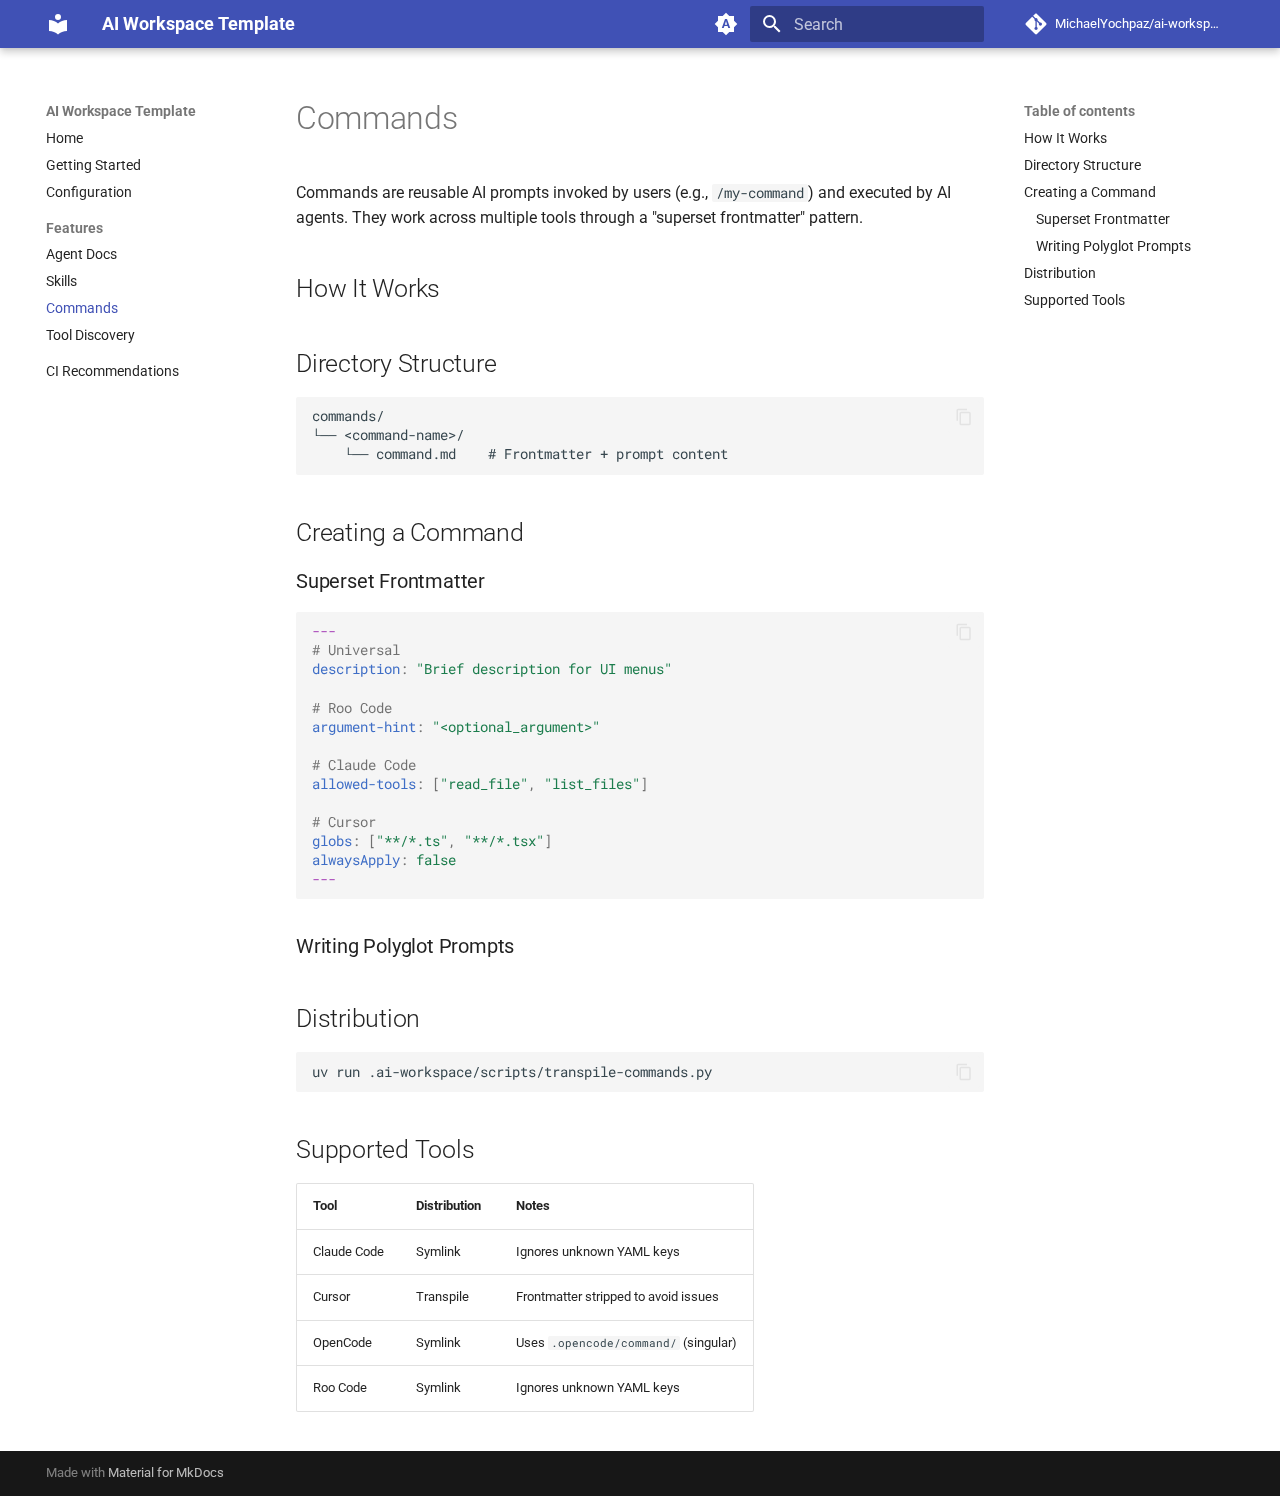
<file: features/commands/index.html>
<!doctype html>
<html lang="en" class="no-js">
  <head>
    
      <meta charset="utf-8">
      <meta name="viewport" content="width=device-width,initial-scale=1">
      
        <meta name="description" content="Documentation for the AI Workspace Template">
      
      
      
        <link rel="canonical" href="https://michaelyochpaz.github.io/ai-workspace-template/features/commands/">
      
      
        <link rel="prev" href="../skills/">
      
      
        <link rel="next" href="../tool-discovery/">
      
      
        
      
      
      <link rel="icon" href="../../assets/images/favicon.png">
      <meta name="generator" content="mkdocs-1.6.1, mkdocs-material-9.7.1">
    
    
      
        <title>Commands - AI Workspace Template</title>
      
    
    
      <link rel="stylesheet" href="../../assets/stylesheets/main.484c7ddc.min.css">
      
        
        <link rel="stylesheet" href="../../assets/stylesheets/palette.ab4e12ef.min.css">
      
      


    
    
      
    
    
      
        
        
        <link rel="preconnect" href="https://fonts.gstatic.com" crossorigin>
        <link rel="stylesheet" href="https://fonts.googleapis.com/css?family=Roboto:300,300i,400,400i,700,700i%7CRoboto+Mono:400,400i,700,700i&display=fallback">
        <style>:root{--md-text-font:"Roboto";--md-code-font:"Roboto Mono"}</style>
      
    
    
    <script>__md_scope=new URL("../..",location),__md_hash=e=>[...e].reduce(((e,_)=>(e<<5)-e+_.charCodeAt(0)),0),__md_get=(e,_=localStorage,t=__md_scope)=>JSON.parse(_.getItem(t.pathname+"."+e)),__md_set=(e,_,t=localStorage,a=__md_scope)=>{try{t.setItem(a.pathname+"."+e,JSON.stringify(_))}catch(e){}}</script>
    
      

    
    
  </head>
  
  
    
    
      
    
    
    
    
    <body dir="ltr" data-md-color-scheme="default" data-md-color-primary="indigo" data-md-color-accent="indigo">
  
    
    <input class="md-toggle" data-md-toggle="drawer" type="checkbox" id="__drawer" autocomplete="off">
    <input class="md-toggle" data-md-toggle="search" type="checkbox" id="__search" autocomplete="off">
    <label class="md-overlay" for="__drawer"></label>
    <div data-md-component="skip">
      
        
        <a href="#commands" class="md-skip">
          Skip to content
        </a>
      
    </div>
    <div data-md-component="announce">
      
    </div>
    
    
      

  

<header class="md-header md-header--shadow" data-md-component="header">
  <nav class="md-header__inner md-grid" aria-label="Header">
    <a href="../.." title="AI Workspace Template" class="md-header__button md-logo" aria-label="AI Workspace Template" data-md-component="logo">
      
  
  <svg xmlns="http://www.w3.org/2000/svg" viewBox="0 0 24 24"><path d="M12 8a3 3 0 0 0 3-3 3 3 0 0 0-3-3 3 3 0 0 0-3 3 3 3 0 0 0 3 3m0 3.54C9.64 9.35 6.5 8 3 8v11c3.5 0 6.64 1.35 9 3.54 2.36-2.19 5.5-3.54 9-3.54V8c-3.5 0-6.64 1.35-9 3.54"/></svg>

    </a>
    <label class="md-header__button md-icon" for="__drawer">
      
      <svg xmlns="http://www.w3.org/2000/svg" viewBox="0 0 24 24"><path d="M3 6h18v2H3zm0 5h18v2H3zm0 5h18v2H3z"/></svg>
    </label>
    <div class="md-header__title" data-md-component="header-title">
      <div class="md-header__ellipsis">
        <div class="md-header__topic">
          <span class="md-ellipsis">
            AI Workspace Template
          </span>
        </div>
        <div class="md-header__topic" data-md-component="header-topic">
          <span class="md-ellipsis">
            
              Commands
            
          </span>
        </div>
      </div>
    </div>
    
      
        <form class="md-header__option" data-md-component="palette">
  
    
    
    
    <input class="md-option" data-md-color-media="(prefers-color-scheme)" data-md-color-scheme="default" data-md-color-primary="indigo" data-md-color-accent="indigo"  aria-label="Switch to light mode"  type="radio" name="__palette" id="__palette_0">
    
      <label class="md-header__button md-icon" title="Switch to light mode" for="__palette_1" hidden>
        <svg xmlns="http://www.w3.org/2000/svg" viewBox="0 0 24 24"><path d="m14.3 16-.7-2h-3.2l-.7 2H7.8L11 7h2l3.2 9zM20 8.69V4h-4.69L12 .69 8.69 4H4v4.69L.69 12 4 15.31V20h4.69L12 23.31 15.31 20H20v-4.69L23.31 12zm-9.15 3.96h2.3L12 9z"/></svg>
      </label>
    
  
    
    
    
    <input class="md-option" data-md-color-media="(prefers-color-scheme: light)" data-md-color-scheme="default" data-md-color-primary="indigo" data-md-color-accent="indigo"  aria-label="Switch to dark mode"  type="radio" name="__palette" id="__palette_1">
    
      <label class="md-header__button md-icon" title="Switch to dark mode" for="__palette_2" hidden>
        <svg xmlns="http://www.w3.org/2000/svg" viewBox="0 0 24 24"><path d="M12 8a4 4 0 0 0-4 4 4 4 0 0 0 4 4 4 4 0 0 0 4-4 4 4 0 0 0-4-4m0 10a6 6 0 0 1-6-6 6 6 0 0 1 6-6 6 6 0 0 1 6 6 6 6 0 0 1-6 6m8-9.31V4h-4.69L12 .69 8.69 4H4v4.69L.69 12 4 15.31V20h4.69L12 23.31 15.31 20H20v-4.69L23.31 12z"/></svg>
      </label>
    
  
    
    
    
    <input class="md-option" data-md-color-media="(prefers-color-scheme: dark)" data-md-color-scheme="slate" data-md-color-primary="indigo" data-md-color-accent="indigo"  aria-label="Switch to system preference"  type="radio" name="__palette" id="__palette_2">
    
      <label class="md-header__button md-icon" title="Switch to system preference" for="__palette_0" hidden>
        <svg xmlns="http://www.w3.org/2000/svg" viewBox="0 0 24 24"><path d="M12 18c-.89 0-1.74-.2-2.5-.55C11.56 16.5 13 14.42 13 12s-1.44-4.5-3.5-5.45C10.26 6.2 11.11 6 12 6a6 6 0 0 1 6 6 6 6 0 0 1-6 6m8-9.31V4h-4.69L12 .69 8.69 4H4v4.69L.69 12 4 15.31V20h4.69L12 23.31 15.31 20H20v-4.69L23.31 12z"/></svg>
      </label>
    
  
</form>
      
    
    
      <script>var palette=__md_get("__palette");if(palette&&palette.color){if("(prefers-color-scheme)"===palette.color.media){var media=matchMedia("(prefers-color-scheme: light)"),input=document.querySelector(media.matches?"[data-md-color-media='(prefers-color-scheme: light)']":"[data-md-color-media='(prefers-color-scheme: dark)']");palette.color.media=input.getAttribute("data-md-color-media"),palette.color.scheme=input.getAttribute("data-md-color-scheme"),palette.color.primary=input.getAttribute("data-md-color-primary"),palette.color.accent=input.getAttribute("data-md-color-accent")}for(var[key,value]of Object.entries(palette.color))document.body.setAttribute("data-md-color-"+key,value)}</script>
    
    
    
      
      
        <label class="md-header__button md-icon" for="__search">
          
          <svg xmlns="http://www.w3.org/2000/svg" viewBox="0 0 24 24"><path d="M9.5 3A6.5 6.5 0 0 1 16 9.5c0 1.61-.59 3.09-1.56 4.23l.27.27h.79l5 5-1.5 1.5-5-5v-.79l-.27-.27A6.52 6.52 0 0 1 9.5 16 6.5 6.5 0 0 1 3 9.5 6.5 6.5 0 0 1 9.5 3m0 2C7 5 5 7 5 9.5S7 14 9.5 14 14 12 14 9.5 12 5 9.5 5"/></svg>
        </label>
        <div class="md-search" data-md-component="search" role="dialog">
  <label class="md-search__overlay" for="__search"></label>
  <div class="md-search__inner" role="search">
    <form class="md-search__form" name="search">
      <input type="text" class="md-search__input" name="query" aria-label="Search" placeholder="Search" autocapitalize="off" autocorrect="off" autocomplete="off" spellcheck="false" data-md-component="search-query" required>
      <label class="md-search__icon md-icon" for="__search">
        
        <svg xmlns="http://www.w3.org/2000/svg" viewBox="0 0 24 24"><path d="M9.5 3A6.5 6.5 0 0 1 16 9.5c0 1.61-.59 3.09-1.56 4.23l.27.27h.79l5 5-1.5 1.5-5-5v-.79l-.27-.27A6.52 6.52 0 0 1 9.5 16 6.5 6.5 0 0 1 3 9.5 6.5 6.5 0 0 1 9.5 3m0 2C7 5 5 7 5 9.5S7 14 9.5 14 14 12 14 9.5 12 5 9.5 5"/></svg>
        
        <svg xmlns="http://www.w3.org/2000/svg" viewBox="0 0 24 24"><path d="M20 11v2H8l5.5 5.5-1.42 1.42L4.16 12l7.92-7.92L13.5 5.5 8 11z"/></svg>
      </label>
      <nav class="md-search__options" aria-label="Search">
        
        <button type="reset" class="md-search__icon md-icon" title="Clear" aria-label="Clear" tabindex="-1">
          
          <svg xmlns="http://www.w3.org/2000/svg" viewBox="0 0 24 24"><path d="M19 6.41 17.59 5 12 10.59 6.41 5 5 6.41 10.59 12 5 17.59 6.41 19 12 13.41 17.59 19 19 17.59 13.41 12z"/></svg>
        </button>
      </nav>
      
        <div class="md-search__suggest" data-md-component="search-suggest"></div>
      
    </form>
    <div class="md-search__output">
      <div class="md-search__scrollwrap" tabindex="0" data-md-scrollfix>
        <div class="md-search-result" data-md-component="search-result">
          <div class="md-search-result__meta">
            Initializing search
          </div>
          <ol class="md-search-result__list" role="presentation"></ol>
        </div>
      </div>
    </div>
  </div>
</div>
      
    
    
      <div class="md-header__source">
        <a href="https://github.com/MichaelYochpaz/ai-workspace-template" title="Go to repository" class="md-source" data-md-component="source">
  <div class="md-source__icon md-icon">
    
    <svg xmlns="http://www.w3.org/2000/svg" viewBox="0 0 448 512"><!--! Font Awesome Free 7.1.0 by @fontawesome - https://fontawesome.com License - https://fontawesome.com/license/free (Icons: CC BY 4.0, Fonts: SIL OFL 1.1, Code: MIT License) Copyright 2025 Fonticons, Inc.--><path d="M439.6 236.1 244 40.5c-5.4-5.5-12.8-8.5-20.4-8.5s-15 3-20.4 8.4L162.5 81l51.5 51.5c27.1-9.1 52.7 16.8 43.4 43.7l49.7 49.7c34.2-11.8 61.2 31 35.5 56.7-26.5 26.5-70.2-2.9-56-37.3L240.3 199v121.9c25.3 12.5 22.3 41.8 9.1 55-6.4 6.4-15.2 10.1-24.3 10.1s-17.8-3.6-24.3-10.1c-17.6-17.6-11.1-46.9 11.2-56v-123c-20.8-8.5-24.6-30.7-18.6-45L142.6 101 8.5 235.1C3 240.6 0 247.9 0 255.5s3 15 8.5 20.4l195.6 195.7c5.4 5.4 12.7 8.4 20.4 8.4s15-3 20.4-8.4l194.7-194.7c5.4-5.4 8.4-12.8 8.4-20.4s-3-15-8.4-20.4"/></svg>
  </div>
  <div class="md-source__repository">
    MichaelYochpaz/ai-workspace-template
  </div>
</a>
      </div>
    
  </nav>
  
</header>
    
    <div class="md-container" data-md-component="container">
      
      
        
          
        
      
      <main class="md-main" data-md-component="main">
        <div class="md-main__inner md-grid">
          
            
              
              <div class="md-sidebar md-sidebar--primary" data-md-component="sidebar" data-md-type="navigation" >
                <div class="md-sidebar__scrollwrap">
                  <div class="md-sidebar__inner">
                    



<nav class="md-nav md-nav--primary" aria-label="Navigation" data-md-level="0">
  <label class="md-nav__title" for="__drawer">
    <a href="../.." title="AI Workspace Template" class="md-nav__button md-logo" aria-label="AI Workspace Template" data-md-component="logo">
      
  
  <svg xmlns="http://www.w3.org/2000/svg" viewBox="0 0 24 24"><path d="M12 8a3 3 0 0 0 3-3 3 3 0 0 0-3-3 3 3 0 0 0-3 3 3 3 0 0 0 3 3m0 3.54C9.64 9.35 6.5 8 3 8v11c3.5 0 6.64 1.35 9 3.54 2.36-2.19 5.5-3.54 9-3.54V8c-3.5 0-6.64 1.35-9 3.54"/></svg>

    </a>
    AI Workspace Template
  </label>
  
    <div class="md-nav__source">
      <a href="https://github.com/MichaelYochpaz/ai-workspace-template" title="Go to repository" class="md-source" data-md-component="source">
  <div class="md-source__icon md-icon">
    
    <svg xmlns="http://www.w3.org/2000/svg" viewBox="0 0 448 512"><!--! Font Awesome Free 7.1.0 by @fontawesome - https://fontawesome.com License - https://fontawesome.com/license/free (Icons: CC BY 4.0, Fonts: SIL OFL 1.1, Code: MIT License) Copyright 2025 Fonticons, Inc.--><path d="M439.6 236.1 244 40.5c-5.4-5.5-12.8-8.5-20.4-8.5s-15 3-20.4 8.4L162.5 81l51.5 51.5c27.1-9.1 52.7 16.8 43.4 43.7l49.7 49.7c34.2-11.8 61.2 31 35.5 56.7-26.5 26.5-70.2-2.9-56-37.3L240.3 199v121.9c25.3 12.5 22.3 41.8 9.1 55-6.4 6.4-15.2 10.1-24.3 10.1s-17.8-3.6-24.3-10.1c-17.6-17.6-11.1-46.9 11.2-56v-123c-20.8-8.5-24.6-30.7-18.6-45L142.6 101 8.5 235.1C3 240.6 0 247.9 0 255.5s3 15 8.5 20.4l195.6 195.7c5.4 5.4 12.7 8.4 20.4 8.4s15-3 20.4-8.4l194.7-194.7c5.4-5.4 8.4-12.8 8.4-20.4s-3-15-8.4-20.4"/></svg>
  </div>
  <div class="md-source__repository">
    MichaelYochpaz/ai-workspace-template
  </div>
</a>
    </div>
  
  <ul class="md-nav__list" data-md-scrollfix>
    
      
      
  
  
  
  
    <li class="md-nav__item">
      <a href="../.." class="md-nav__link">
        
  
  
  <span class="md-ellipsis">
    
  
    Home
  

    
  </span>
  
  

      </a>
    </li>
  

    
      
      
  
  
  
  
    <li class="md-nav__item">
      <a href="../../getting-started/" class="md-nav__link">
        
  
  
  <span class="md-ellipsis">
    
  
    Getting Started
  

    
  </span>
  
  

      </a>
    </li>
  

    
      
      
  
  
  
  
    <li class="md-nav__item">
      <a href="../../configuration/" class="md-nav__link">
        
  
  
  <span class="md-ellipsis">
    
  
    Configuration
  

    
  </span>
  
  

      </a>
    </li>
  

    
      
      
  
  
    
  
  
  
    
    
    
    
      
        
        
      
    
    
    <li class="md-nav__item md-nav__item--active md-nav__item--section md-nav__item--nested">
      
        
        
        <input class="md-nav__toggle md-toggle " type="checkbox" id="__nav_4" checked>
        
          
          <label class="md-nav__link" for="__nav_4" id="__nav_4_label" tabindex="">
            
  
  
  <span class="md-ellipsis">
    
  
    Features
  

    
  </span>
  
  

            <span class="md-nav__icon md-icon"></span>
          </label>
        
        <nav class="md-nav" data-md-level="1" aria-labelledby="__nav_4_label" aria-expanded="true">
          <label class="md-nav__title" for="__nav_4">
            <span class="md-nav__icon md-icon"></span>
            
  
    Features
  

          </label>
          <ul class="md-nav__list" data-md-scrollfix>
            
              
                
  
  
  
  
    <li class="md-nav__item">
      <a href="../agent-docs/" class="md-nav__link">
        
  
  
  <span class="md-ellipsis">
    
  
    Agent Docs
  

    
  </span>
  
  

      </a>
    </li>
  

              
            
              
                
  
  
  
  
    <li class="md-nav__item">
      <a href="../skills/" class="md-nav__link">
        
  
  
  <span class="md-ellipsis">
    
  
    Skills
  

    
  </span>
  
  

      </a>
    </li>
  

              
            
              
                
  
  
    
  
  
  
    <li class="md-nav__item md-nav__item--active">
      
      <input class="md-nav__toggle md-toggle" type="checkbox" id="__toc">
      
      
        
      
      
        <label class="md-nav__link md-nav__link--active" for="__toc">
          
  
  
  <span class="md-ellipsis">
    
  
    Commands
  

    
  </span>
  
  

          <span class="md-nav__icon md-icon"></span>
        </label>
      
      <a href="./" class="md-nav__link md-nav__link--active">
        
  
  
  <span class="md-ellipsis">
    
  
    Commands
  

    
  </span>
  
  

      </a>
      
        

<nav class="md-nav md-nav--secondary" aria-label="Table of contents">
  
  
  
    
  
  
    <label class="md-nav__title" for="__toc">
      <span class="md-nav__icon md-icon"></span>
      Table of contents
    </label>
    <ul class="md-nav__list" data-md-component="toc" data-md-scrollfix>
      
        <li class="md-nav__item">
  <a href="#how-it-works" class="md-nav__link">
    <span class="md-ellipsis">
      
        How It Works
      
    </span>
  </a>
  
</li>
      
        <li class="md-nav__item">
  <a href="#directory-structure" class="md-nav__link">
    <span class="md-ellipsis">
      
        Directory Structure
      
    </span>
  </a>
  
</li>
      
        <li class="md-nav__item">
  <a href="#creating-a-command" class="md-nav__link">
    <span class="md-ellipsis">
      
        Creating a Command
      
    </span>
  </a>
  
    <nav class="md-nav" aria-label="Creating a Command">
      <ul class="md-nav__list">
        
          <li class="md-nav__item">
  <a href="#superset-frontmatter" class="md-nav__link">
    <span class="md-ellipsis">
      
        Superset Frontmatter
      
    </span>
  </a>
  
</li>
        
          <li class="md-nav__item">
  <a href="#writing-polyglot-prompts" class="md-nav__link">
    <span class="md-ellipsis">
      
        Writing Polyglot Prompts
      
    </span>
  </a>
  
</li>
        
      </ul>
    </nav>
  
</li>
      
        <li class="md-nav__item">
  <a href="#distribution" class="md-nav__link">
    <span class="md-ellipsis">
      
        Distribution
      
    </span>
  </a>
  
</li>
      
        <li class="md-nav__item">
  <a href="#supported-tools" class="md-nav__link">
    <span class="md-ellipsis">
      
        Supported Tools
      
    </span>
  </a>
  
</li>
      
    </ul>
  
</nav>
      
    </li>
  

              
            
              
                
  
  
  
  
    <li class="md-nav__item">
      <a href="../tool-discovery/" class="md-nav__link">
        
  
  
  <span class="md-ellipsis">
    
  
    Tool Discovery
  

    
  </span>
  
  

      </a>
    </li>
  

              
            
          </ul>
        </nav>
      
    </li>
  

    
      
      
  
  
  
  
    <li class="md-nav__item">
      <a href="../../ci-recommendations/" class="md-nav__link">
        
  
  
  <span class="md-ellipsis">
    
  
    CI Recommendations
  

    
  </span>
  
  

      </a>
    </li>
  

    
  </ul>
</nav>
                  </div>
                </div>
              </div>
            
            
              
              <div class="md-sidebar md-sidebar--secondary" data-md-component="sidebar" data-md-type="toc" >
                <div class="md-sidebar__scrollwrap">
                  <div class="md-sidebar__inner">
                    

<nav class="md-nav md-nav--secondary" aria-label="Table of contents">
  
  
  
    
  
  
    <label class="md-nav__title" for="__toc">
      <span class="md-nav__icon md-icon"></span>
      Table of contents
    </label>
    <ul class="md-nav__list" data-md-component="toc" data-md-scrollfix>
      
        <li class="md-nav__item">
  <a href="#how-it-works" class="md-nav__link">
    <span class="md-ellipsis">
      
        How It Works
      
    </span>
  </a>
  
</li>
      
        <li class="md-nav__item">
  <a href="#directory-structure" class="md-nav__link">
    <span class="md-ellipsis">
      
        Directory Structure
      
    </span>
  </a>
  
</li>
      
        <li class="md-nav__item">
  <a href="#creating-a-command" class="md-nav__link">
    <span class="md-ellipsis">
      
        Creating a Command
      
    </span>
  </a>
  
    <nav class="md-nav" aria-label="Creating a Command">
      <ul class="md-nav__list">
        
          <li class="md-nav__item">
  <a href="#superset-frontmatter" class="md-nav__link">
    <span class="md-ellipsis">
      
        Superset Frontmatter
      
    </span>
  </a>
  
</li>
        
          <li class="md-nav__item">
  <a href="#writing-polyglot-prompts" class="md-nav__link">
    <span class="md-ellipsis">
      
        Writing Polyglot Prompts
      
    </span>
  </a>
  
</li>
        
      </ul>
    </nav>
  
</li>
      
        <li class="md-nav__item">
  <a href="#distribution" class="md-nav__link">
    <span class="md-ellipsis">
      
        Distribution
      
    </span>
  </a>
  
</li>
      
        <li class="md-nav__item">
  <a href="#supported-tools" class="md-nav__link">
    <span class="md-ellipsis">
      
        Supported Tools
      
    </span>
  </a>
  
</li>
      
    </ul>
  
</nav>
                  </div>
                </div>
              </div>
            
          
          
            <div class="md-content" data-md-component="content">
              
              <article class="md-content__inner md-typeset">
                
                  


  
  


<h1 id="commands">Commands<a class="headerlink" href="#commands" title="Permanent link">&para;</a></h1>
<p>Commands are reusable AI prompts invoked by users (e.g., <code>/my-command</code>) and executed by AI agents. They work across multiple tools through a "superset frontmatter" pattern.</p>
<h2 id="how-it-works">How It Works<a class="headerlink" href="#how-it-works" title="Permanent link">&para;</a></h2>
<!-- TODO: Explain the superset frontmatter concept -->
<!-- Points to cover: -->
<!-- - Single command.md file contains metadata for ALL supported tools -->
<!-- - Each tool's parser ignores keys it doesn't recognize -->
<!-- - Distribution via symlinks (most tools) or transpilation (Cursor) -->
<!-- - User invokes via /command-name, agent receives the prompt -->

<h2 id="directory-structure">Directory Structure<a class="headerlink" href="#directory-structure" title="Permanent link">&para;</a></h2>
<div class="highlight"><pre><span></span><code><a id="__codelineno-0-1" name="__codelineno-0-1" href="#__codelineno-0-1"></a>commands/
<a id="__codelineno-0-2" name="__codelineno-0-2" href="#__codelineno-0-2"></a>└── &lt;command-name&gt;/
<a id="__codelineno-0-3" name="__codelineno-0-3" href="#__codelineno-0-3"></a>    └── command.md    # Frontmatter + prompt content
</code></pre></div>
<h2 id="creating-a-command">Creating a Command<a class="headerlink" href="#creating-a-command" title="Permanent link">&para;</a></h2>
<!-- TODO: Step-by-step with example -->
<!-- Points to cover: -->
<!-- - Create directory and command.md -->
<!-- - Write superset frontmatter (description, tool-specific fields) -->
<!-- - Write the prompt body using polyglot patterns -->
<!-- - Run transpile script to distribute -->

<h3 id="superset-frontmatter">Superset Frontmatter<a class="headerlink" href="#superset-frontmatter" title="Permanent link">&para;</a></h3>
<div class="highlight"><pre><span></span><code><a id="__codelineno-1-1" name="__codelineno-1-1" href="#__codelineno-1-1"></a><span class="nn">---</span>
<a id="__codelineno-1-2" name="__codelineno-1-2" href="#__codelineno-1-2"></a><span class="c1"># Universal</span>
<a id="__codelineno-1-3" name="__codelineno-1-3" href="#__codelineno-1-3"></a><span class="nt">description</span><span class="p">:</span><span class="w"> </span><span class="s">&quot;Brief</span><span class="nv"> </span><span class="s">description</span><span class="nv"> </span><span class="s">for</span><span class="nv"> </span><span class="s">UI</span><span class="nv"> </span><span class="s">menus&quot;</span>
<a id="__codelineno-1-4" name="__codelineno-1-4" href="#__codelineno-1-4"></a>
<a id="__codelineno-1-5" name="__codelineno-1-5" href="#__codelineno-1-5"></a><span class="c1"># Roo Code</span>
<a id="__codelineno-1-6" name="__codelineno-1-6" href="#__codelineno-1-6"></a><span class="nt">argument-hint</span><span class="p">:</span><span class="w"> </span><span class="s">&quot;&lt;optional_argument&gt;&quot;</span>
<a id="__codelineno-1-7" name="__codelineno-1-7" href="#__codelineno-1-7"></a>
<a id="__codelineno-1-8" name="__codelineno-1-8" href="#__codelineno-1-8"></a><span class="c1"># Claude Code</span>
<a id="__codelineno-1-9" name="__codelineno-1-9" href="#__codelineno-1-9"></a><span class="nt">allowed-tools</span><span class="p">:</span><span class="w"> </span><span class="p p-Indicator">[</span><span class="s">&quot;read_file&quot;</span><span class="p p-Indicator">,</span><span class="w"> </span><span class="s">&quot;list_files&quot;</span><span class="p p-Indicator">]</span>
<a id="__codelineno-1-10" name="__codelineno-1-10" href="#__codelineno-1-10"></a>
<a id="__codelineno-1-11" name="__codelineno-1-11" href="#__codelineno-1-11"></a><span class="c1"># Cursor</span>
<a id="__codelineno-1-12" name="__codelineno-1-12" href="#__codelineno-1-12"></a><span class="nt">globs</span><span class="p">:</span><span class="w"> </span><span class="p p-Indicator">[</span><span class="s">&quot;**/*.ts&quot;</span><span class="p p-Indicator">,</span><span class="w"> </span><span class="s">&quot;**/*.tsx&quot;</span><span class="p p-Indicator">]</span>
<a id="__codelineno-1-13" name="__codelineno-1-13" href="#__codelineno-1-13"></a><span class="nt">alwaysApply</span><span class="p">:</span><span class="w"> </span><span class="l l-Scalar l-Scalar-Plain">false</span>
<a id="__codelineno-1-14" name="__codelineno-1-14" href="#__codelineno-1-14"></a><span class="nn">---</span>
</code></pre></div>
<h3 id="writing-polyglot-prompts">Writing Polyglot Prompts<a class="headerlink" href="#writing-polyglot-prompts" title="Permanent link">&para;</a></h3>
<!-- TODO: Guidelines for cross-tool compatibility -->
<!-- Points to cover: -->
<!-- - Use natural language for tool invocation ("Use your terminal..." not !bash) -->
<!-- - Avoid version-specific content -->
<!-- - Avoid tool-specific syntax unless necessary -->

<h2 id="distribution">Distribution<a class="headerlink" href="#distribution" title="Permanent link">&para;</a></h2>
<div class="highlight"><pre><span></span><code><a id="__codelineno-2-1" name="__codelineno-2-1" href="#__codelineno-2-1"></a>uv<span class="w"> </span>run<span class="w"> </span>.ai-workspace/scripts/transpile-commands.py
</code></pre></div>
<h2 id="supported-tools">Supported Tools<a class="headerlink" href="#supported-tools" title="Permanent link">&para;</a></h2>
<table>
<thead>
<tr>
<th>Tool</th>
<th>Distribution</th>
<th>Notes</th>
</tr>
</thead>
<tbody>
<tr>
<td>Claude Code</td>
<td>Symlink</td>
<td>Ignores unknown YAML keys</td>
</tr>
<tr>
<td>Cursor</td>
<td>Transpile</td>
<td>Frontmatter stripped to avoid issues</td>
</tr>
<tr>
<td>OpenCode</td>
<td>Symlink</td>
<td>Uses <code>.opencode/command/</code> (singular)</td>
</tr>
<tr>
<td>Roo Code</td>
<td>Symlink</td>
<td>Ignores unknown YAML keys</td>
</tr>
</tbody>
</table>












                
              </article>
            </div>
          
          
<script>var target=document.getElementById(location.hash.slice(1));target&&target.name&&(target.checked=target.name.startsWith("__tabbed_"))</script>
        </div>
        
      </main>
      
        <footer class="md-footer">
  
  <div class="md-footer-meta md-typeset">
    <div class="md-footer-meta__inner md-grid">
      <div class="md-copyright">
  
  
    Made with
    <a href="https://squidfunk.github.io/mkdocs-material/" target="_blank" rel="noopener">
      Material for MkDocs
    </a>
  
</div>
      
    </div>
  </div>
</footer>
      
    </div>
    <div class="md-dialog" data-md-component="dialog">
      <div class="md-dialog__inner md-typeset"></div>
    </div>
    
    
    
      
      
      <script id="__config" type="application/json">{"annotate": null, "base": "../..", "features": ["search.highlight", "search.suggest", "navigation.sections", "navigation.expand", "content.code.copy"], "search": "../../assets/javascripts/workers/search.2c215733.min.js", "tags": null, "translations": {"clipboard.copied": "Copied to clipboard", "clipboard.copy": "Copy to clipboard", "search.result.more.one": "1 more on this page", "search.result.more.other": "# more on this page", "search.result.none": "No matching documents", "search.result.one": "1 matching document", "search.result.other": "# matching documents", "search.result.placeholder": "Type to start searching", "search.result.term.missing": "Missing", "select.version": "Select version"}, "version": null}</script>
    
    
      <script src="../../assets/javascripts/bundle.79ae519e.min.js"></script>
      
    
  </body>
</html>
</file>
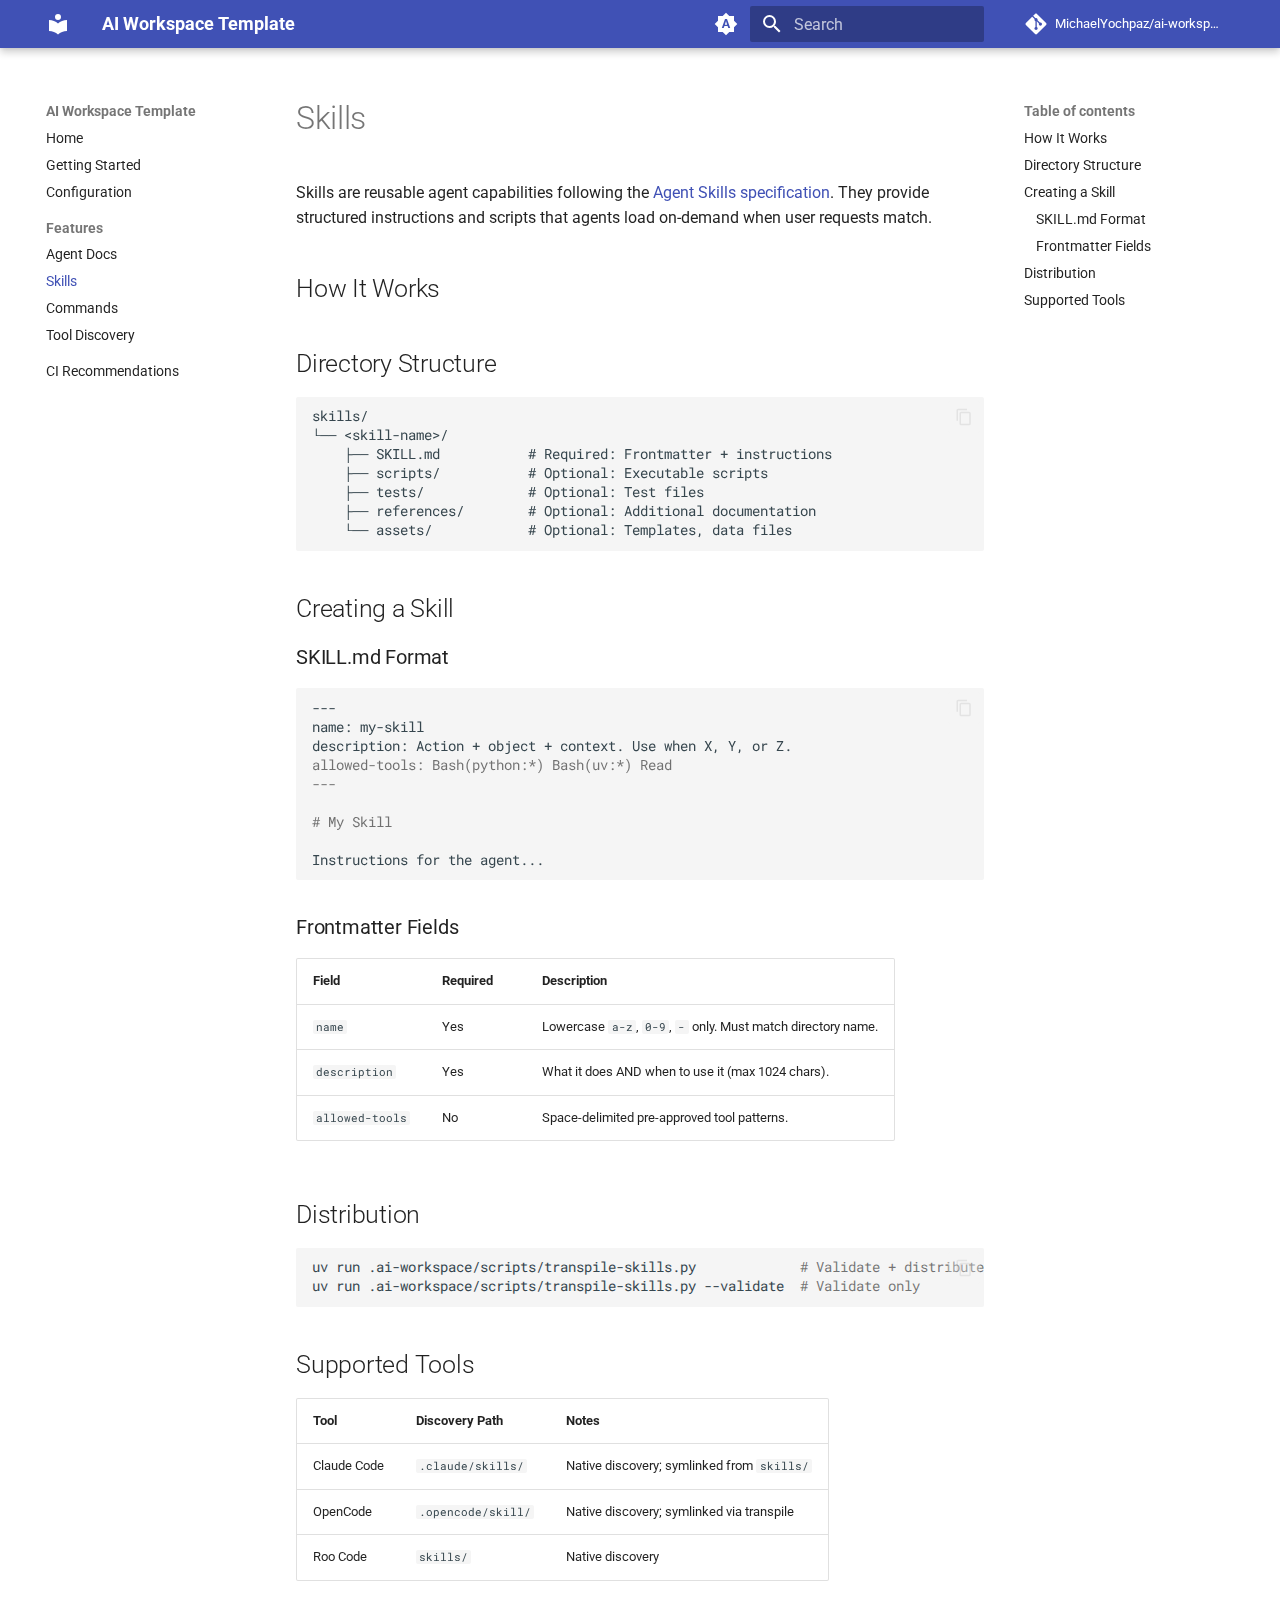
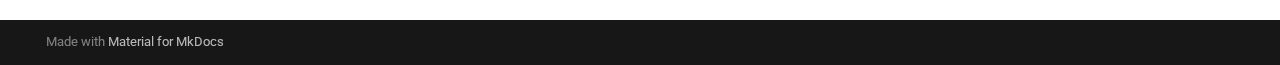
<file: features/skills/index.html>
<!doctype html>
<html lang="en" class="no-js">
  <head>
    
      <meta charset="utf-8">
      <meta name="viewport" content="width=device-width,initial-scale=1">
      
        <meta name="description" content="Documentation for the AI Workspace Template">
      
      
      
        <link rel="canonical" href="https://michaelyochpaz.github.io/ai-workspace-template/features/skills/">
      
      
        <link rel="prev" href="../agent-docs/">
      
      
        <link rel="next" href="../commands/">
      
      
        
      
      
      <link rel="icon" href="../../assets/images/favicon.png">
      <meta name="generator" content="mkdocs-1.6.1, mkdocs-material-9.7.1">
    
    
      
        <title>Skills - AI Workspace Template</title>
      
    
    
      <link rel="stylesheet" href="../../assets/stylesheets/main.484c7ddc.min.css">
      
        
        <link rel="stylesheet" href="../../assets/stylesheets/palette.ab4e12ef.min.css">
      
      


    
    
      
    
    
      
        
        
        <link rel="preconnect" href="https://fonts.gstatic.com" crossorigin>
        <link rel="stylesheet" href="https://fonts.googleapis.com/css?family=Roboto:300,300i,400,400i,700,700i%7CRoboto+Mono:400,400i,700,700i&display=fallback">
        <style>:root{--md-text-font:"Roboto";--md-code-font:"Roboto Mono"}</style>
      
    
    
    <script>__md_scope=new URL("../..",location),__md_hash=e=>[...e].reduce(((e,_)=>(e<<5)-e+_.charCodeAt(0)),0),__md_get=(e,_=localStorage,t=__md_scope)=>JSON.parse(_.getItem(t.pathname+"."+e)),__md_set=(e,_,t=localStorage,a=__md_scope)=>{try{t.setItem(a.pathname+"."+e,JSON.stringify(_))}catch(e){}}</script>
    
      

    
    
  </head>
  
  
    
    
      
    
    
    
    
    <body dir="ltr" data-md-color-scheme="default" data-md-color-primary="indigo" data-md-color-accent="indigo">
  
    
    <input class="md-toggle" data-md-toggle="drawer" type="checkbox" id="__drawer" autocomplete="off">
    <input class="md-toggle" data-md-toggle="search" type="checkbox" id="__search" autocomplete="off">
    <label class="md-overlay" for="__drawer"></label>
    <div data-md-component="skip">
      
        
        <a href="#skills" class="md-skip">
          Skip to content
        </a>
      
    </div>
    <div data-md-component="announce">
      
    </div>
    
    
      

  

<header class="md-header md-header--shadow" data-md-component="header">
  <nav class="md-header__inner md-grid" aria-label="Header">
    <a href="../.." title="AI Workspace Template" class="md-header__button md-logo" aria-label="AI Workspace Template" data-md-component="logo">
      
  
  <svg xmlns="http://www.w3.org/2000/svg" viewBox="0 0 24 24"><path d="M12 8a3 3 0 0 0 3-3 3 3 0 0 0-3-3 3 3 0 0 0-3 3 3 3 0 0 0 3 3m0 3.54C9.64 9.35 6.5 8 3 8v11c3.5 0 6.64 1.35 9 3.54 2.36-2.19 5.5-3.54 9-3.54V8c-3.5 0-6.64 1.35-9 3.54"/></svg>

    </a>
    <label class="md-header__button md-icon" for="__drawer">
      
      <svg xmlns="http://www.w3.org/2000/svg" viewBox="0 0 24 24"><path d="M3 6h18v2H3zm0 5h18v2H3zm0 5h18v2H3z"/></svg>
    </label>
    <div class="md-header__title" data-md-component="header-title">
      <div class="md-header__ellipsis">
        <div class="md-header__topic">
          <span class="md-ellipsis">
            AI Workspace Template
          </span>
        </div>
        <div class="md-header__topic" data-md-component="header-topic">
          <span class="md-ellipsis">
            
              Skills
            
          </span>
        </div>
      </div>
    </div>
    
      
        <form class="md-header__option" data-md-component="palette">
  
    
    
    
    <input class="md-option" data-md-color-media="(prefers-color-scheme)" data-md-color-scheme="default" data-md-color-primary="indigo" data-md-color-accent="indigo"  aria-label="Switch to light mode"  type="radio" name="__palette" id="__palette_0">
    
      <label class="md-header__button md-icon" title="Switch to light mode" for="__palette_1" hidden>
        <svg xmlns="http://www.w3.org/2000/svg" viewBox="0 0 24 24"><path d="m14.3 16-.7-2h-3.2l-.7 2H7.8L11 7h2l3.2 9zM20 8.69V4h-4.69L12 .69 8.69 4H4v4.69L.69 12 4 15.31V20h4.69L12 23.31 15.31 20H20v-4.69L23.31 12zm-9.15 3.96h2.3L12 9z"/></svg>
      </label>
    
  
    
    
    
    <input class="md-option" data-md-color-media="(prefers-color-scheme: light)" data-md-color-scheme="default" data-md-color-primary="indigo" data-md-color-accent="indigo"  aria-label="Switch to dark mode"  type="radio" name="__palette" id="__palette_1">
    
      <label class="md-header__button md-icon" title="Switch to dark mode" for="__palette_2" hidden>
        <svg xmlns="http://www.w3.org/2000/svg" viewBox="0 0 24 24"><path d="M12 8a4 4 0 0 0-4 4 4 4 0 0 0 4 4 4 4 0 0 0 4-4 4 4 0 0 0-4-4m0 10a6 6 0 0 1-6-6 6 6 0 0 1 6-6 6 6 0 0 1 6 6 6 6 0 0 1-6 6m8-9.31V4h-4.69L12 .69 8.69 4H4v4.69L.69 12 4 15.31V20h4.69L12 23.31 15.31 20H20v-4.69L23.31 12z"/></svg>
      </label>
    
  
    
    
    
    <input class="md-option" data-md-color-media="(prefers-color-scheme: dark)" data-md-color-scheme="slate" data-md-color-primary="indigo" data-md-color-accent="indigo"  aria-label="Switch to system preference"  type="radio" name="__palette" id="__palette_2">
    
      <label class="md-header__button md-icon" title="Switch to system preference" for="__palette_0" hidden>
        <svg xmlns="http://www.w3.org/2000/svg" viewBox="0 0 24 24"><path d="M12 18c-.89 0-1.74-.2-2.5-.55C11.56 16.5 13 14.42 13 12s-1.44-4.5-3.5-5.45C10.26 6.2 11.11 6 12 6a6 6 0 0 1 6 6 6 6 0 0 1-6 6m8-9.31V4h-4.69L12 .69 8.69 4H4v4.69L.69 12 4 15.31V20h4.69L12 23.31 15.31 20H20v-4.69L23.31 12z"/></svg>
      </label>
    
  
</form>
      
    
    
      <script>var palette=__md_get("__palette");if(palette&&palette.color){if("(prefers-color-scheme)"===palette.color.media){var media=matchMedia("(prefers-color-scheme: light)"),input=document.querySelector(media.matches?"[data-md-color-media='(prefers-color-scheme: light)']":"[data-md-color-media='(prefers-color-scheme: dark)']");palette.color.media=input.getAttribute("data-md-color-media"),palette.color.scheme=input.getAttribute("data-md-color-scheme"),palette.color.primary=input.getAttribute("data-md-color-primary"),palette.color.accent=input.getAttribute("data-md-color-accent")}for(var[key,value]of Object.entries(palette.color))document.body.setAttribute("data-md-color-"+key,value)}</script>
    
    
    
      
      
        <label class="md-header__button md-icon" for="__search">
          
          <svg xmlns="http://www.w3.org/2000/svg" viewBox="0 0 24 24"><path d="M9.5 3A6.5 6.5 0 0 1 16 9.5c0 1.61-.59 3.09-1.56 4.23l.27.27h.79l5 5-1.5 1.5-5-5v-.79l-.27-.27A6.52 6.52 0 0 1 9.5 16 6.5 6.5 0 0 1 3 9.5 6.5 6.5 0 0 1 9.5 3m0 2C7 5 5 7 5 9.5S7 14 9.5 14 14 12 14 9.5 12 5 9.5 5"/></svg>
        </label>
        <div class="md-search" data-md-component="search" role="dialog">
  <label class="md-search__overlay" for="__search"></label>
  <div class="md-search__inner" role="search">
    <form class="md-search__form" name="search">
      <input type="text" class="md-search__input" name="query" aria-label="Search" placeholder="Search" autocapitalize="off" autocorrect="off" autocomplete="off" spellcheck="false" data-md-component="search-query" required>
      <label class="md-search__icon md-icon" for="__search">
        
        <svg xmlns="http://www.w3.org/2000/svg" viewBox="0 0 24 24"><path d="M9.5 3A6.5 6.5 0 0 1 16 9.5c0 1.61-.59 3.09-1.56 4.23l.27.27h.79l5 5-1.5 1.5-5-5v-.79l-.27-.27A6.52 6.52 0 0 1 9.5 16 6.5 6.5 0 0 1 3 9.5 6.5 6.5 0 0 1 9.5 3m0 2C7 5 5 7 5 9.5S7 14 9.5 14 14 12 14 9.5 12 5 9.5 5"/></svg>
        
        <svg xmlns="http://www.w3.org/2000/svg" viewBox="0 0 24 24"><path d="M20 11v2H8l5.5 5.5-1.42 1.42L4.16 12l7.92-7.92L13.5 5.5 8 11z"/></svg>
      </label>
      <nav class="md-search__options" aria-label="Search">
        
        <button type="reset" class="md-search__icon md-icon" title="Clear" aria-label="Clear" tabindex="-1">
          
          <svg xmlns="http://www.w3.org/2000/svg" viewBox="0 0 24 24"><path d="M19 6.41 17.59 5 12 10.59 6.41 5 5 6.41 10.59 12 5 17.59 6.41 19 12 13.41 17.59 19 19 17.59 13.41 12z"/></svg>
        </button>
      </nav>
      
        <div class="md-search__suggest" data-md-component="search-suggest"></div>
      
    </form>
    <div class="md-search__output">
      <div class="md-search__scrollwrap" tabindex="0" data-md-scrollfix>
        <div class="md-search-result" data-md-component="search-result">
          <div class="md-search-result__meta">
            Initializing search
          </div>
          <ol class="md-search-result__list" role="presentation"></ol>
        </div>
      </div>
    </div>
  </div>
</div>
      
    
    
      <div class="md-header__source">
        <a href="https://github.com/MichaelYochpaz/ai-workspace-template" title="Go to repository" class="md-source" data-md-component="source">
  <div class="md-source__icon md-icon">
    
    <svg xmlns="http://www.w3.org/2000/svg" viewBox="0 0 448 512"><!--! Font Awesome Free 7.1.0 by @fontawesome - https://fontawesome.com License - https://fontawesome.com/license/free (Icons: CC BY 4.0, Fonts: SIL OFL 1.1, Code: MIT License) Copyright 2025 Fonticons, Inc.--><path d="M439.6 236.1 244 40.5c-5.4-5.5-12.8-8.5-20.4-8.5s-15 3-20.4 8.4L162.5 81l51.5 51.5c27.1-9.1 52.7 16.8 43.4 43.7l49.7 49.7c34.2-11.8 61.2 31 35.5 56.7-26.5 26.5-70.2-2.9-56-37.3L240.3 199v121.9c25.3 12.5 22.3 41.8 9.1 55-6.4 6.4-15.2 10.1-24.3 10.1s-17.8-3.6-24.3-10.1c-17.6-17.6-11.1-46.9 11.2-56v-123c-20.8-8.5-24.6-30.7-18.6-45L142.6 101 8.5 235.1C3 240.6 0 247.9 0 255.5s3 15 8.5 20.4l195.6 195.7c5.4 5.4 12.7 8.4 20.4 8.4s15-3 20.4-8.4l194.7-194.7c5.4-5.4 8.4-12.8 8.4-20.4s-3-15-8.4-20.4"/></svg>
  </div>
  <div class="md-source__repository">
    MichaelYochpaz/ai-workspace-template
  </div>
</a>
      </div>
    
  </nav>
  
</header>
    
    <div class="md-container" data-md-component="container">
      
      
        
          
        
      
      <main class="md-main" data-md-component="main">
        <div class="md-main__inner md-grid">
          
            
              
              <div class="md-sidebar md-sidebar--primary" data-md-component="sidebar" data-md-type="navigation" >
                <div class="md-sidebar__scrollwrap">
                  <div class="md-sidebar__inner">
                    



<nav class="md-nav md-nav--primary" aria-label="Navigation" data-md-level="0">
  <label class="md-nav__title" for="__drawer">
    <a href="../.." title="AI Workspace Template" class="md-nav__button md-logo" aria-label="AI Workspace Template" data-md-component="logo">
      
  
  <svg xmlns="http://www.w3.org/2000/svg" viewBox="0 0 24 24"><path d="M12 8a3 3 0 0 0 3-3 3 3 0 0 0-3-3 3 3 0 0 0-3 3 3 3 0 0 0 3 3m0 3.54C9.64 9.35 6.5 8 3 8v11c3.5 0 6.64 1.35 9 3.54 2.36-2.19 5.5-3.54 9-3.54V8c-3.5 0-6.64 1.35-9 3.54"/></svg>

    </a>
    AI Workspace Template
  </label>
  
    <div class="md-nav__source">
      <a href="https://github.com/MichaelYochpaz/ai-workspace-template" title="Go to repository" class="md-source" data-md-component="source">
  <div class="md-source__icon md-icon">
    
    <svg xmlns="http://www.w3.org/2000/svg" viewBox="0 0 448 512"><!--! Font Awesome Free 7.1.0 by @fontawesome - https://fontawesome.com License - https://fontawesome.com/license/free (Icons: CC BY 4.0, Fonts: SIL OFL 1.1, Code: MIT License) Copyright 2025 Fonticons, Inc.--><path d="M439.6 236.1 244 40.5c-5.4-5.5-12.8-8.5-20.4-8.5s-15 3-20.4 8.4L162.5 81l51.5 51.5c27.1-9.1 52.7 16.8 43.4 43.7l49.7 49.7c34.2-11.8 61.2 31 35.5 56.7-26.5 26.5-70.2-2.9-56-37.3L240.3 199v121.9c25.3 12.5 22.3 41.8 9.1 55-6.4 6.4-15.2 10.1-24.3 10.1s-17.8-3.6-24.3-10.1c-17.6-17.6-11.1-46.9 11.2-56v-123c-20.8-8.5-24.6-30.7-18.6-45L142.6 101 8.5 235.1C3 240.6 0 247.9 0 255.5s3 15 8.5 20.4l195.6 195.7c5.4 5.4 12.7 8.4 20.4 8.4s15-3 20.4-8.4l194.7-194.7c5.4-5.4 8.4-12.8 8.4-20.4s-3-15-8.4-20.4"/></svg>
  </div>
  <div class="md-source__repository">
    MichaelYochpaz/ai-workspace-template
  </div>
</a>
    </div>
  
  <ul class="md-nav__list" data-md-scrollfix>
    
      
      
  
  
  
  
    <li class="md-nav__item">
      <a href="../.." class="md-nav__link">
        
  
  
  <span class="md-ellipsis">
    
  
    Home
  

    
  </span>
  
  

      </a>
    </li>
  

    
      
      
  
  
  
  
    <li class="md-nav__item">
      <a href="../../getting-started/" class="md-nav__link">
        
  
  
  <span class="md-ellipsis">
    
  
    Getting Started
  

    
  </span>
  
  

      </a>
    </li>
  

    
      
      
  
  
  
  
    <li class="md-nav__item">
      <a href="../../configuration/" class="md-nav__link">
        
  
  
  <span class="md-ellipsis">
    
  
    Configuration
  

    
  </span>
  
  

      </a>
    </li>
  

    
      
      
  
  
    
  
  
  
    
    
    
    
      
        
        
      
    
    
    <li class="md-nav__item md-nav__item--active md-nav__item--section md-nav__item--nested">
      
        
        
        <input class="md-nav__toggle md-toggle " type="checkbox" id="__nav_4" checked>
        
          
          <label class="md-nav__link" for="__nav_4" id="__nav_4_label" tabindex="">
            
  
  
  <span class="md-ellipsis">
    
  
    Features
  

    
  </span>
  
  

            <span class="md-nav__icon md-icon"></span>
          </label>
        
        <nav class="md-nav" data-md-level="1" aria-labelledby="__nav_4_label" aria-expanded="true">
          <label class="md-nav__title" for="__nav_4">
            <span class="md-nav__icon md-icon"></span>
            
  
    Features
  

          </label>
          <ul class="md-nav__list" data-md-scrollfix>
            
              
                
  
  
  
  
    <li class="md-nav__item">
      <a href="../agent-docs/" class="md-nav__link">
        
  
  
  <span class="md-ellipsis">
    
  
    Agent Docs
  

    
  </span>
  
  

      </a>
    </li>
  

              
            
              
                
  
  
    
  
  
  
    <li class="md-nav__item md-nav__item--active">
      
      <input class="md-nav__toggle md-toggle" type="checkbox" id="__toc">
      
      
        
      
      
        <label class="md-nav__link md-nav__link--active" for="__toc">
          
  
  
  <span class="md-ellipsis">
    
  
    Skills
  

    
  </span>
  
  

          <span class="md-nav__icon md-icon"></span>
        </label>
      
      <a href="./" class="md-nav__link md-nav__link--active">
        
  
  
  <span class="md-ellipsis">
    
  
    Skills
  

    
  </span>
  
  

      </a>
      
        

<nav class="md-nav md-nav--secondary" aria-label="Table of contents">
  
  
  
    
  
  
    <label class="md-nav__title" for="__toc">
      <span class="md-nav__icon md-icon"></span>
      Table of contents
    </label>
    <ul class="md-nav__list" data-md-component="toc" data-md-scrollfix>
      
        <li class="md-nav__item">
  <a href="#how-it-works" class="md-nav__link">
    <span class="md-ellipsis">
      
        How It Works
      
    </span>
  </a>
  
</li>
      
        <li class="md-nav__item">
  <a href="#directory-structure" class="md-nav__link">
    <span class="md-ellipsis">
      
        Directory Structure
      
    </span>
  </a>
  
</li>
      
        <li class="md-nav__item">
  <a href="#creating-a-skill" class="md-nav__link">
    <span class="md-ellipsis">
      
        Creating a Skill
      
    </span>
  </a>
  
    <nav class="md-nav" aria-label="Creating a Skill">
      <ul class="md-nav__list">
        
          <li class="md-nav__item">
  <a href="#skillmd-format" class="md-nav__link">
    <span class="md-ellipsis">
      
        SKILL.md Format
      
    </span>
  </a>
  
</li>
        
          <li class="md-nav__item">
  <a href="#frontmatter-fields" class="md-nav__link">
    <span class="md-ellipsis">
      
        Frontmatter Fields
      
    </span>
  </a>
  
</li>
        
      </ul>
    </nav>
  
</li>
      
        <li class="md-nav__item">
  <a href="#distribution" class="md-nav__link">
    <span class="md-ellipsis">
      
        Distribution
      
    </span>
  </a>
  
</li>
      
        <li class="md-nav__item">
  <a href="#supported-tools" class="md-nav__link">
    <span class="md-ellipsis">
      
        Supported Tools
      
    </span>
  </a>
  
</li>
      
    </ul>
  
</nav>
      
    </li>
  

              
            
              
                
  
  
  
  
    <li class="md-nav__item">
      <a href="../commands/" class="md-nav__link">
        
  
  
  <span class="md-ellipsis">
    
  
    Commands
  

    
  </span>
  
  

      </a>
    </li>
  

              
            
              
                
  
  
  
  
    <li class="md-nav__item">
      <a href="../tool-discovery/" class="md-nav__link">
        
  
  
  <span class="md-ellipsis">
    
  
    Tool Discovery
  

    
  </span>
  
  

      </a>
    </li>
  

              
            
          </ul>
        </nav>
      
    </li>
  

    
      
      
  
  
  
  
    <li class="md-nav__item">
      <a href="../../ci-recommendations/" class="md-nav__link">
        
  
  
  <span class="md-ellipsis">
    
  
    CI Recommendations
  

    
  </span>
  
  

      </a>
    </li>
  

    
  </ul>
</nav>
                  </div>
                </div>
              </div>
            
            
              
              <div class="md-sidebar md-sidebar--secondary" data-md-component="sidebar" data-md-type="toc" >
                <div class="md-sidebar__scrollwrap">
                  <div class="md-sidebar__inner">
                    

<nav class="md-nav md-nav--secondary" aria-label="Table of contents">
  
  
  
    
  
  
    <label class="md-nav__title" for="__toc">
      <span class="md-nav__icon md-icon"></span>
      Table of contents
    </label>
    <ul class="md-nav__list" data-md-component="toc" data-md-scrollfix>
      
        <li class="md-nav__item">
  <a href="#how-it-works" class="md-nav__link">
    <span class="md-ellipsis">
      
        How It Works
      
    </span>
  </a>
  
</li>
      
        <li class="md-nav__item">
  <a href="#directory-structure" class="md-nav__link">
    <span class="md-ellipsis">
      
        Directory Structure
      
    </span>
  </a>
  
</li>
      
        <li class="md-nav__item">
  <a href="#creating-a-skill" class="md-nav__link">
    <span class="md-ellipsis">
      
        Creating a Skill
      
    </span>
  </a>
  
    <nav class="md-nav" aria-label="Creating a Skill">
      <ul class="md-nav__list">
        
          <li class="md-nav__item">
  <a href="#skillmd-format" class="md-nav__link">
    <span class="md-ellipsis">
      
        SKILL.md Format
      
    </span>
  </a>
  
</li>
        
          <li class="md-nav__item">
  <a href="#frontmatter-fields" class="md-nav__link">
    <span class="md-ellipsis">
      
        Frontmatter Fields
      
    </span>
  </a>
  
</li>
        
      </ul>
    </nav>
  
</li>
      
        <li class="md-nav__item">
  <a href="#distribution" class="md-nav__link">
    <span class="md-ellipsis">
      
        Distribution
      
    </span>
  </a>
  
</li>
      
        <li class="md-nav__item">
  <a href="#supported-tools" class="md-nav__link">
    <span class="md-ellipsis">
      
        Supported Tools
      
    </span>
  </a>
  
</li>
      
    </ul>
  
</nav>
                  </div>
                </div>
              </div>
            
          
          
            <div class="md-content" data-md-component="content">
              
              <article class="md-content__inner md-typeset">
                
                  


  
  


<h1 id="skills">Skills<a class="headerlink" href="#skills" title="Permanent link">&para;</a></h1>
<p>Skills are reusable agent capabilities following the <a href="https://agentskills.io/specification">Agent Skills specification</a>. They provide structured instructions and scripts that agents load on-demand when user requests match.</p>
<h2 id="how-it-works">How It Works<a class="headerlink" href="#how-it-works" title="Permanent link">&para;</a></h2>
<!-- TODO: Explain the progressive disclosure model -->
<!-- Points to cover: -->
<!-- - Discovery: agents load name + description at startup (~100 tokens each) -->
<!-- - Activation: when a request semantically matches, full SKILL.md is loaded -->
<!-- - Resources: scripts and references loaded on demand -->
<!-- - This minimizes context usage while keeping capabilities available -->

<h2 id="directory-structure">Directory Structure<a class="headerlink" href="#directory-structure" title="Permanent link">&para;</a></h2>
<div class="highlight"><pre><span></span><code><a id="__codelineno-0-1" name="__codelineno-0-1" href="#__codelineno-0-1"></a>skills/
<a id="__codelineno-0-2" name="__codelineno-0-2" href="#__codelineno-0-2"></a>└── &lt;skill-name&gt;/
<a id="__codelineno-0-3" name="__codelineno-0-3" href="#__codelineno-0-3"></a>    ├── SKILL.md           # Required: Frontmatter + instructions
<a id="__codelineno-0-4" name="__codelineno-0-4" href="#__codelineno-0-4"></a>    ├── scripts/           # Optional: Executable scripts
<a id="__codelineno-0-5" name="__codelineno-0-5" href="#__codelineno-0-5"></a>    ├── tests/             # Optional: Test files
<a id="__codelineno-0-6" name="__codelineno-0-6" href="#__codelineno-0-6"></a>    ├── references/        # Optional: Additional documentation
<a id="__codelineno-0-7" name="__codelineno-0-7" href="#__codelineno-0-7"></a>    └── assets/            # Optional: Templates, data files
</code></pre></div>
<h2 id="creating-a-skill">Creating a Skill<a class="headerlink" href="#creating-a-skill" title="Permanent link">&para;</a></h2>
<!-- TODO: Step-by-step walkthrough -->
<!-- Points to cover: -->
<!-- - Create directory: mkdir -p skills/<name>/scripts -->
<!-- - Create SKILL.md with frontmatter (name, description, allowed-tools) -->
<!-- - Write instructions in the body -->
<!-- - Add scripts with PEP 723 inline dependencies -->
<!-- - Run transpile script to validate and distribute -->

<h3 id="skillmd-format">SKILL.md Format<a class="headerlink" href="#skillmd-format" title="Permanent link">&para;</a></h3>
<div class="highlight"><pre><span></span><code><a id="__codelineno-1-1" name="__codelineno-1-1" href="#__codelineno-1-1"></a>---
<a id="__codelineno-1-2" name="__codelineno-1-2" href="#__codelineno-1-2"></a>name: my-skill
<a id="__codelineno-1-3" name="__codelineno-1-3" href="#__codelineno-1-3"></a>description: Action + object + context. Use when X, Y, or Z.
<a id="__codelineno-1-4" name="__codelineno-1-4" href="#__codelineno-1-4"></a><span class="gu">allowed-tools: Bash(python:*) Bash(uv:*) Read</span>
<a id="__codelineno-1-5" name="__codelineno-1-5" href="#__codelineno-1-5"></a><span class="gu">---</span>
<a id="__codelineno-1-6" name="__codelineno-1-6" href="#__codelineno-1-6"></a>
<a id="__codelineno-1-7" name="__codelineno-1-7" href="#__codelineno-1-7"></a><span class="gh"># My Skill</span>
<a id="__codelineno-1-8" name="__codelineno-1-8" href="#__codelineno-1-8"></a>
<a id="__codelineno-1-9" name="__codelineno-1-9" href="#__codelineno-1-9"></a>Instructions for the agent...
</code></pre></div>
<h3 id="frontmatter-fields">Frontmatter Fields<a class="headerlink" href="#frontmatter-fields" title="Permanent link">&para;</a></h3>
<table>
<thead>
<tr>
<th>Field</th>
<th>Required</th>
<th>Description</th>
</tr>
</thead>
<tbody>
<tr>
<td><code>name</code></td>
<td>Yes</td>
<td>Lowercase <code>a-z</code>, <code>0-9</code>, <code>-</code> only. Must match directory name.</td>
</tr>
<tr>
<td><code>description</code></td>
<td>Yes</td>
<td>What it does AND when to use it (max 1024 chars).</td>
</tr>
<tr>
<td><code>allowed-tools</code></td>
<td>No</td>
<td>Space-delimited pre-approved tool patterns.</td>
</tr>
</tbody>
</table>
<h2 id="distribution">Distribution<a class="headerlink" href="#distribution" title="Permanent link">&para;</a></h2>
<!-- TODO: Explain the transpile/symlink mechanism -->
<!-- Points to cover: -->
<!-- - skills/ is source of truth -->
<!-- - Transpile script validates and symlinks to target directories -->
<!-- - Distribution targets configured in ai-workspace.toml [distribution].skills_paths -->

<div class="highlight"><pre><span></span><code><a id="__codelineno-2-1" name="__codelineno-2-1" href="#__codelineno-2-1"></a>uv<span class="w"> </span>run<span class="w"> </span>.ai-workspace/scripts/transpile-skills.py<span class="w">             </span><span class="c1"># Validate + distribute</span>
<a id="__codelineno-2-2" name="__codelineno-2-2" href="#__codelineno-2-2"></a>uv<span class="w"> </span>run<span class="w"> </span>.ai-workspace/scripts/transpile-skills.py<span class="w"> </span>--validate<span class="w">  </span><span class="c1"># Validate only</span>
</code></pre></div>
<h2 id="supported-tools">Supported Tools<a class="headerlink" href="#supported-tools" title="Permanent link">&para;</a></h2>
<table>
<thead>
<tr>
<th>Tool</th>
<th>Discovery Path</th>
<th>Notes</th>
</tr>
</thead>
<tbody>
<tr>
<td>Claude Code</td>
<td><code>.claude/skills/</code></td>
<td>Native discovery; symlinked from <code>skills/</code></td>
</tr>
<tr>
<td>OpenCode</td>
<td><code>.opencode/skill/</code></td>
<td>Native discovery; symlinked via transpile</td>
</tr>
<tr>
<td>Roo Code</td>
<td><code>skills/</code></td>
<td>Native discovery</td>
</tr>
</tbody>
</table>












                
              </article>
            </div>
          
          
<script>var target=document.getElementById(location.hash.slice(1));target&&target.name&&(target.checked=target.name.startsWith("__tabbed_"))</script>
        </div>
        
      </main>
      
        <footer class="md-footer">
  
  <div class="md-footer-meta md-typeset">
    <div class="md-footer-meta__inner md-grid">
      <div class="md-copyright">
  
  
    Made with
    <a href="https://squidfunk.github.io/mkdocs-material/" target="_blank" rel="noopener">
      Material for MkDocs
    </a>
  
</div>
      
    </div>
  </div>
</footer>
      
    </div>
    <div class="md-dialog" data-md-component="dialog">
      <div class="md-dialog__inner md-typeset"></div>
    </div>
    
    
    
      
      
      <script id="__config" type="application/json">{"annotate": null, "base": "../..", "features": ["search.highlight", "search.suggest", "navigation.sections", "navigation.expand", "content.code.copy"], "search": "../../assets/javascripts/workers/search.2c215733.min.js", "tags": null, "translations": {"clipboard.copied": "Copied to clipboard", "clipboard.copy": "Copy to clipboard", "search.result.more.one": "1 more on this page", "search.result.more.other": "# more on this page", "search.result.none": "No matching documents", "search.result.one": "1 matching document", "search.result.other": "# matching documents", "search.result.placeholder": "Type to start searching", "search.result.term.missing": "Missing", "select.version": "Select version"}, "version": null}</script>
    
    
      <script src="../../assets/javascripts/bundle.79ae519e.min.js"></script>
      
    
  </body>
</html>
</file>
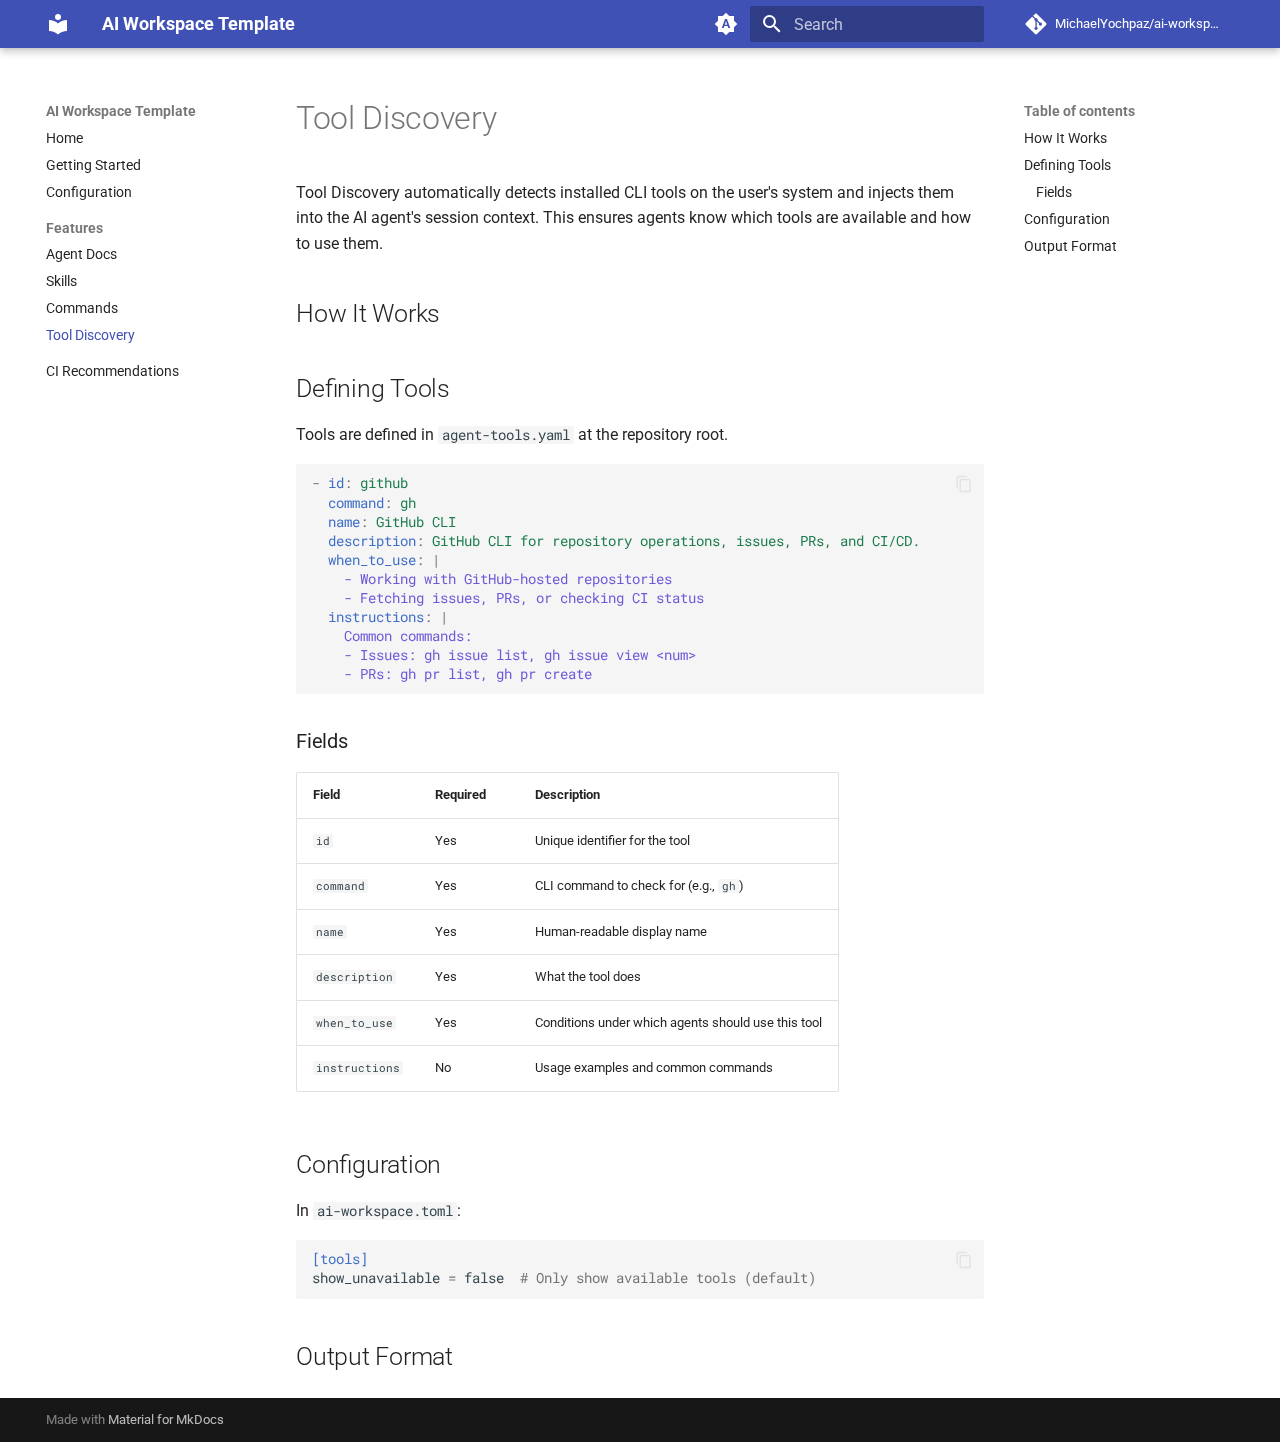
<file: features/tool-discovery/index.html>
<!doctype html>
<html lang="en" class="no-js">
  <head>
    
      <meta charset="utf-8">
      <meta name="viewport" content="width=device-width,initial-scale=1">
      
        <meta name="description" content="Documentation for the AI Workspace Template">
      
      
      
        <link rel="canonical" href="https://michaelyochpaz.github.io/ai-workspace-template/features/tool-discovery/">
      
      
        <link rel="prev" href="../commands/">
      
      
        <link rel="next" href="../../ci-recommendations/">
      
      
        
      
      
      <link rel="icon" href="../../assets/images/favicon.png">
      <meta name="generator" content="mkdocs-1.6.1, mkdocs-material-9.7.1">
    
    
      
        <title>Tool Discovery - AI Workspace Template</title>
      
    
    
      <link rel="stylesheet" href="../../assets/stylesheets/main.484c7ddc.min.css">
      
        
        <link rel="stylesheet" href="../../assets/stylesheets/palette.ab4e12ef.min.css">
      
      


    
    
      
    
    
      
        
        
        <link rel="preconnect" href="https://fonts.gstatic.com" crossorigin>
        <link rel="stylesheet" href="https://fonts.googleapis.com/css?family=Roboto:300,300i,400,400i,700,700i%7CRoboto+Mono:400,400i,700,700i&display=fallback">
        <style>:root{--md-text-font:"Roboto";--md-code-font:"Roboto Mono"}</style>
      
    
    
    <script>__md_scope=new URL("../..",location),__md_hash=e=>[...e].reduce(((e,_)=>(e<<5)-e+_.charCodeAt(0)),0),__md_get=(e,_=localStorage,t=__md_scope)=>JSON.parse(_.getItem(t.pathname+"."+e)),__md_set=(e,_,t=localStorage,a=__md_scope)=>{try{t.setItem(a.pathname+"."+e,JSON.stringify(_))}catch(e){}}</script>
    
      

    
    
  </head>
  
  
    
    
      
    
    
    
    
    <body dir="ltr" data-md-color-scheme="default" data-md-color-primary="indigo" data-md-color-accent="indigo">
  
    
    <input class="md-toggle" data-md-toggle="drawer" type="checkbox" id="__drawer" autocomplete="off">
    <input class="md-toggle" data-md-toggle="search" type="checkbox" id="__search" autocomplete="off">
    <label class="md-overlay" for="__drawer"></label>
    <div data-md-component="skip">
      
        
        <a href="#tool-discovery" class="md-skip">
          Skip to content
        </a>
      
    </div>
    <div data-md-component="announce">
      
    </div>
    
    
      

  

<header class="md-header md-header--shadow" data-md-component="header">
  <nav class="md-header__inner md-grid" aria-label="Header">
    <a href="../.." title="AI Workspace Template" class="md-header__button md-logo" aria-label="AI Workspace Template" data-md-component="logo">
      
  
  <svg xmlns="http://www.w3.org/2000/svg" viewBox="0 0 24 24"><path d="M12 8a3 3 0 0 0 3-3 3 3 0 0 0-3-3 3 3 0 0 0-3 3 3 3 0 0 0 3 3m0 3.54C9.64 9.35 6.5 8 3 8v11c3.5 0 6.64 1.35 9 3.54 2.36-2.19 5.5-3.54 9-3.54V8c-3.5 0-6.64 1.35-9 3.54"/></svg>

    </a>
    <label class="md-header__button md-icon" for="__drawer">
      
      <svg xmlns="http://www.w3.org/2000/svg" viewBox="0 0 24 24"><path d="M3 6h18v2H3zm0 5h18v2H3zm0 5h18v2H3z"/></svg>
    </label>
    <div class="md-header__title" data-md-component="header-title">
      <div class="md-header__ellipsis">
        <div class="md-header__topic">
          <span class="md-ellipsis">
            AI Workspace Template
          </span>
        </div>
        <div class="md-header__topic" data-md-component="header-topic">
          <span class="md-ellipsis">
            
              Tool Discovery
            
          </span>
        </div>
      </div>
    </div>
    
      
        <form class="md-header__option" data-md-component="palette">
  
    
    
    
    <input class="md-option" data-md-color-media="(prefers-color-scheme)" data-md-color-scheme="default" data-md-color-primary="indigo" data-md-color-accent="indigo"  aria-label="Switch to light mode"  type="radio" name="__palette" id="__palette_0">
    
      <label class="md-header__button md-icon" title="Switch to light mode" for="__palette_1" hidden>
        <svg xmlns="http://www.w3.org/2000/svg" viewBox="0 0 24 24"><path d="m14.3 16-.7-2h-3.2l-.7 2H7.8L11 7h2l3.2 9zM20 8.69V4h-4.69L12 .69 8.69 4H4v4.69L.69 12 4 15.31V20h4.69L12 23.31 15.31 20H20v-4.69L23.31 12zm-9.15 3.96h2.3L12 9z"/></svg>
      </label>
    
  
    
    
    
    <input class="md-option" data-md-color-media="(prefers-color-scheme: light)" data-md-color-scheme="default" data-md-color-primary="indigo" data-md-color-accent="indigo"  aria-label="Switch to dark mode"  type="radio" name="__palette" id="__palette_1">
    
      <label class="md-header__button md-icon" title="Switch to dark mode" for="__palette_2" hidden>
        <svg xmlns="http://www.w3.org/2000/svg" viewBox="0 0 24 24"><path d="M12 8a4 4 0 0 0-4 4 4 4 0 0 0 4 4 4 4 0 0 0 4-4 4 4 0 0 0-4-4m0 10a6 6 0 0 1-6-6 6 6 0 0 1 6-6 6 6 0 0 1 6 6 6 6 0 0 1-6 6m8-9.31V4h-4.69L12 .69 8.69 4H4v4.69L.69 12 4 15.31V20h4.69L12 23.31 15.31 20H20v-4.69L23.31 12z"/></svg>
      </label>
    
  
    
    
    
    <input class="md-option" data-md-color-media="(prefers-color-scheme: dark)" data-md-color-scheme="slate" data-md-color-primary="indigo" data-md-color-accent="indigo"  aria-label="Switch to system preference"  type="radio" name="__palette" id="__palette_2">
    
      <label class="md-header__button md-icon" title="Switch to system preference" for="__palette_0" hidden>
        <svg xmlns="http://www.w3.org/2000/svg" viewBox="0 0 24 24"><path d="M12 18c-.89 0-1.74-.2-2.5-.55C11.56 16.5 13 14.42 13 12s-1.44-4.5-3.5-5.45C10.26 6.2 11.11 6 12 6a6 6 0 0 1 6 6 6 6 0 0 1-6 6m8-9.31V4h-4.69L12 .69 8.69 4H4v4.69L.69 12 4 15.31V20h4.69L12 23.31 15.31 20H20v-4.69L23.31 12z"/></svg>
      </label>
    
  
</form>
      
    
    
      <script>var palette=__md_get("__palette");if(palette&&palette.color){if("(prefers-color-scheme)"===palette.color.media){var media=matchMedia("(prefers-color-scheme: light)"),input=document.querySelector(media.matches?"[data-md-color-media='(prefers-color-scheme: light)']":"[data-md-color-media='(prefers-color-scheme: dark)']");palette.color.media=input.getAttribute("data-md-color-media"),palette.color.scheme=input.getAttribute("data-md-color-scheme"),palette.color.primary=input.getAttribute("data-md-color-primary"),palette.color.accent=input.getAttribute("data-md-color-accent")}for(var[key,value]of Object.entries(palette.color))document.body.setAttribute("data-md-color-"+key,value)}</script>
    
    
    
      
      
        <label class="md-header__button md-icon" for="__search">
          
          <svg xmlns="http://www.w3.org/2000/svg" viewBox="0 0 24 24"><path d="M9.5 3A6.5 6.5 0 0 1 16 9.5c0 1.61-.59 3.09-1.56 4.23l.27.27h.79l5 5-1.5 1.5-5-5v-.79l-.27-.27A6.52 6.52 0 0 1 9.5 16 6.5 6.5 0 0 1 3 9.5 6.5 6.5 0 0 1 9.5 3m0 2C7 5 5 7 5 9.5S7 14 9.5 14 14 12 14 9.5 12 5 9.5 5"/></svg>
        </label>
        <div class="md-search" data-md-component="search" role="dialog">
  <label class="md-search__overlay" for="__search"></label>
  <div class="md-search__inner" role="search">
    <form class="md-search__form" name="search">
      <input type="text" class="md-search__input" name="query" aria-label="Search" placeholder="Search" autocapitalize="off" autocorrect="off" autocomplete="off" spellcheck="false" data-md-component="search-query" required>
      <label class="md-search__icon md-icon" for="__search">
        
        <svg xmlns="http://www.w3.org/2000/svg" viewBox="0 0 24 24"><path d="M9.5 3A6.5 6.5 0 0 1 16 9.5c0 1.61-.59 3.09-1.56 4.23l.27.27h.79l5 5-1.5 1.5-5-5v-.79l-.27-.27A6.52 6.52 0 0 1 9.5 16 6.5 6.5 0 0 1 3 9.5 6.5 6.5 0 0 1 9.5 3m0 2C7 5 5 7 5 9.5S7 14 9.5 14 14 12 14 9.5 12 5 9.5 5"/></svg>
        
        <svg xmlns="http://www.w3.org/2000/svg" viewBox="0 0 24 24"><path d="M20 11v2H8l5.5 5.5-1.42 1.42L4.16 12l7.92-7.92L13.5 5.5 8 11z"/></svg>
      </label>
      <nav class="md-search__options" aria-label="Search">
        
        <button type="reset" class="md-search__icon md-icon" title="Clear" aria-label="Clear" tabindex="-1">
          
          <svg xmlns="http://www.w3.org/2000/svg" viewBox="0 0 24 24"><path d="M19 6.41 17.59 5 12 10.59 6.41 5 5 6.41 10.59 12 5 17.59 6.41 19 12 13.41 17.59 19 19 17.59 13.41 12z"/></svg>
        </button>
      </nav>
      
        <div class="md-search__suggest" data-md-component="search-suggest"></div>
      
    </form>
    <div class="md-search__output">
      <div class="md-search__scrollwrap" tabindex="0" data-md-scrollfix>
        <div class="md-search-result" data-md-component="search-result">
          <div class="md-search-result__meta">
            Initializing search
          </div>
          <ol class="md-search-result__list" role="presentation"></ol>
        </div>
      </div>
    </div>
  </div>
</div>
      
    
    
      <div class="md-header__source">
        <a href="https://github.com/MichaelYochpaz/ai-workspace-template" title="Go to repository" class="md-source" data-md-component="source">
  <div class="md-source__icon md-icon">
    
    <svg xmlns="http://www.w3.org/2000/svg" viewBox="0 0 448 512"><!--! Font Awesome Free 7.1.0 by @fontawesome - https://fontawesome.com License - https://fontawesome.com/license/free (Icons: CC BY 4.0, Fonts: SIL OFL 1.1, Code: MIT License) Copyright 2025 Fonticons, Inc.--><path d="M439.6 236.1 244 40.5c-5.4-5.5-12.8-8.5-20.4-8.5s-15 3-20.4 8.4L162.5 81l51.5 51.5c27.1-9.1 52.7 16.8 43.4 43.7l49.7 49.7c34.2-11.8 61.2 31 35.5 56.7-26.5 26.5-70.2-2.9-56-37.3L240.3 199v121.9c25.3 12.5 22.3 41.8 9.1 55-6.4 6.4-15.2 10.1-24.3 10.1s-17.8-3.6-24.3-10.1c-17.6-17.6-11.1-46.9 11.2-56v-123c-20.8-8.5-24.6-30.7-18.6-45L142.6 101 8.5 235.1C3 240.6 0 247.9 0 255.5s3 15 8.5 20.4l195.6 195.7c5.4 5.4 12.7 8.4 20.4 8.4s15-3 20.4-8.4l194.7-194.7c5.4-5.4 8.4-12.8 8.4-20.4s-3-15-8.4-20.4"/></svg>
  </div>
  <div class="md-source__repository">
    MichaelYochpaz/ai-workspace-template
  </div>
</a>
      </div>
    
  </nav>
  
</header>
    
    <div class="md-container" data-md-component="container">
      
      
        
          
        
      
      <main class="md-main" data-md-component="main">
        <div class="md-main__inner md-grid">
          
            
              
              <div class="md-sidebar md-sidebar--primary" data-md-component="sidebar" data-md-type="navigation" >
                <div class="md-sidebar__scrollwrap">
                  <div class="md-sidebar__inner">
                    



<nav class="md-nav md-nav--primary" aria-label="Navigation" data-md-level="0">
  <label class="md-nav__title" for="__drawer">
    <a href="../.." title="AI Workspace Template" class="md-nav__button md-logo" aria-label="AI Workspace Template" data-md-component="logo">
      
  
  <svg xmlns="http://www.w3.org/2000/svg" viewBox="0 0 24 24"><path d="M12 8a3 3 0 0 0 3-3 3 3 0 0 0-3-3 3 3 0 0 0-3 3 3 3 0 0 0 3 3m0 3.54C9.64 9.35 6.5 8 3 8v11c3.5 0 6.64 1.35 9 3.54 2.36-2.19 5.5-3.54 9-3.54V8c-3.5 0-6.64 1.35-9 3.54"/></svg>

    </a>
    AI Workspace Template
  </label>
  
    <div class="md-nav__source">
      <a href="https://github.com/MichaelYochpaz/ai-workspace-template" title="Go to repository" class="md-source" data-md-component="source">
  <div class="md-source__icon md-icon">
    
    <svg xmlns="http://www.w3.org/2000/svg" viewBox="0 0 448 512"><!--! Font Awesome Free 7.1.0 by @fontawesome - https://fontawesome.com License - https://fontawesome.com/license/free (Icons: CC BY 4.0, Fonts: SIL OFL 1.1, Code: MIT License) Copyright 2025 Fonticons, Inc.--><path d="M439.6 236.1 244 40.5c-5.4-5.5-12.8-8.5-20.4-8.5s-15 3-20.4 8.4L162.5 81l51.5 51.5c27.1-9.1 52.7 16.8 43.4 43.7l49.7 49.7c34.2-11.8 61.2 31 35.5 56.7-26.5 26.5-70.2-2.9-56-37.3L240.3 199v121.9c25.3 12.5 22.3 41.8 9.1 55-6.4 6.4-15.2 10.1-24.3 10.1s-17.8-3.6-24.3-10.1c-17.6-17.6-11.1-46.9 11.2-56v-123c-20.8-8.5-24.6-30.7-18.6-45L142.6 101 8.5 235.1C3 240.6 0 247.9 0 255.5s3 15 8.5 20.4l195.6 195.7c5.4 5.4 12.7 8.4 20.4 8.4s15-3 20.4-8.4l194.7-194.7c5.4-5.4 8.4-12.8 8.4-20.4s-3-15-8.4-20.4"/></svg>
  </div>
  <div class="md-source__repository">
    MichaelYochpaz/ai-workspace-template
  </div>
</a>
    </div>
  
  <ul class="md-nav__list" data-md-scrollfix>
    
      
      
  
  
  
  
    <li class="md-nav__item">
      <a href="../.." class="md-nav__link">
        
  
  
  <span class="md-ellipsis">
    
  
    Home
  

    
  </span>
  
  

      </a>
    </li>
  

    
      
      
  
  
  
  
    <li class="md-nav__item">
      <a href="../../getting-started/" class="md-nav__link">
        
  
  
  <span class="md-ellipsis">
    
  
    Getting Started
  

    
  </span>
  
  

      </a>
    </li>
  

    
      
      
  
  
  
  
    <li class="md-nav__item">
      <a href="../../configuration/" class="md-nav__link">
        
  
  
  <span class="md-ellipsis">
    
  
    Configuration
  

    
  </span>
  
  

      </a>
    </li>
  

    
      
      
  
  
    
  
  
  
    
    
    
    
      
        
        
      
    
    
    <li class="md-nav__item md-nav__item--active md-nav__item--section md-nav__item--nested">
      
        
        
        <input class="md-nav__toggle md-toggle " type="checkbox" id="__nav_4" checked>
        
          
          <label class="md-nav__link" for="__nav_4" id="__nav_4_label" tabindex="">
            
  
  
  <span class="md-ellipsis">
    
  
    Features
  

    
  </span>
  
  

            <span class="md-nav__icon md-icon"></span>
          </label>
        
        <nav class="md-nav" data-md-level="1" aria-labelledby="__nav_4_label" aria-expanded="true">
          <label class="md-nav__title" for="__nav_4">
            <span class="md-nav__icon md-icon"></span>
            
  
    Features
  

          </label>
          <ul class="md-nav__list" data-md-scrollfix>
            
              
                
  
  
  
  
    <li class="md-nav__item">
      <a href="../agent-docs/" class="md-nav__link">
        
  
  
  <span class="md-ellipsis">
    
  
    Agent Docs
  

    
  </span>
  
  

      </a>
    </li>
  

              
            
              
                
  
  
  
  
    <li class="md-nav__item">
      <a href="../skills/" class="md-nav__link">
        
  
  
  <span class="md-ellipsis">
    
  
    Skills
  

    
  </span>
  
  

      </a>
    </li>
  

              
            
              
                
  
  
  
  
    <li class="md-nav__item">
      <a href="../commands/" class="md-nav__link">
        
  
  
  <span class="md-ellipsis">
    
  
    Commands
  

    
  </span>
  
  

      </a>
    </li>
  

              
            
              
                
  
  
    
  
  
  
    <li class="md-nav__item md-nav__item--active">
      
      <input class="md-nav__toggle md-toggle" type="checkbox" id="__toc">
      
      
        
      
      
        <label class="md-nav__link md-nav__link--active" for="__toc">
          
  
  
  <span class="md-ellipsis">
    
  
    Tool Discovery
  

    
  </span>
  
  

          <span class="md-nav__icon md-icon"></span>
        </label>
      
      <a href="./" class="md-nav__link md-nav__link--active">
        
  
  
  <span class="md-ellipsis">
    
  
    Tool Discovery
  

    
  </span>
  
  

      </a>
      
        

<nav class="md-nav md-nav--secondary" aria-label="Table of contents">
  
  
  
    
  
  
    <label class="md-nav__title" for="__toc">
      <span class="md-nav__icon md-icon"></span>
      Table of contents
    </label>
    <ul class="md-nav__list" data-md-component="toc" data-md-scrollfix>
      
        <li class="md-nav__item">
  <a href="#how-it-works" class="md-nav__link">
    <span class="md-ellipsis">
      
        How It Works
      
    </span>
  </a>
  
</li>
      
        <li class="md-nav__item">
  <a href="#defining-tools" class="md-nav__link">
    <span class="md-ellipsis">
      
        Defining Tools
      
    </span>
  </a>
  
    <nav class="md-nav" aria-label="Defining Tools">
      <ul class="md-nav__list">
        
          <li class="md-nav__item">
  <a href="#fields" class="md-nav__link">
    <span class="md-ellipsis">
      
        Fields
      
    </span>
  </a>
  
</li>
        
      </ul>
    </nav>
  
</li>
      
        <li class="md-nav__item">
  <a href="#configuration" class="md-nav__link">
    <span class="md-ellipsis">
      
        Configuration
      
    </span>
  </a>
  
</li>
      
        <li class="md-nav__item">
  <a href="#output-format" class="md-nav__link">
    <span class="md-ellipsis">
      
        Output Format
      
    </span>
  </a>
  
</li>
      
    </ul>
  
</nav>
      
    </li>
  

              
            
          </ul>
        </nav>
      
    </li>
  

    
      
      
  
  
  
  
    <li class="md-nav__item">
      <a href="../../ci-recommendations/" class="md-nav__link">
        
  
  
  <span class="md-ellipsis">
    
  
    CI Recommendations
  

    
  </span>
  
  

      </a>
    </li>
  

    
  </ul>
</nav>
                  </div>
                </div>
              </div>
            
            
              
              <div class="md-sidebar md-sidebar--secondary" data-md-component="sidebar" data-md-type="toc" >
                <div class="md-sidebar__scrollwrap">
                  <div class="md-sidebar__inner">
                    

<nav class="md-nav md-nav--secondary" aria-label="Table of contents">
  
  
  
    
  
  
    <label class="md-nav__title" for="__toc">
      <span class="md-nav__icon md-icon"></span>
      Table of contents
    </label>
    <ul class="md-nav__list" data-md-component="toc" data-md-scrollfix>
      
        <li class="md-nav__item">
  <a href="#how-it-works" class="md-nav__link">
    <span class="md-ellipsis">
      
        How It Works
      
    </span>
  </a>
  
</li>
      
        <li class="md-nav__item">
  <a href="#defining-tools" class="md-nav__link">
    <span class="md-ellipsis">
      
        Defining Tools
      
    </span>
  </a>
  
    <nav class="md-nav" aria-label="Defining Tools">
      <ul class="md-nav__list">
        
          <li class="md-nav__item">
  <a href="#fields" class="md-nav__link">
    <span class="md-ellipsis">
      
        Fields
      
    </span>
  </a>
  
</li>
        
      </ul>
    </nav>
  
</li>
      
        <li class="md-nav__item">
  <a href="#configuration" class="md-nav__link">
    <span class="md-ellipsis">
      
        Configuration
      
    </span>
  </a>
  
</li>
      
        <li class="md-nav__item">
  <a href="#output-format" class="md-nav__link">
    <span class="md-ellipsis">
      
        Output Format
      
    </span>
  </a>
  
</li>
      
    </ul>
  
</nav>
                  </div>
                </div>
              </div>
            
          
          
            <div class="md-content" data-md-component="content">
              
              <article class="md-content__inner md-typeset">
                
                  


  
  


<h1 id="tool-discovery">Tool Discovery<a class="headerlink" href="#tool-discovery" title="Permanent link">&para;</a></h1>
<p>Tool Discovery automatically detects installed CLI tools on the user's system and injects them into the AI agent's session context. This ensures agents know which tools are available and how to use them.</p>
<h2 id="how-it-works">How It Works<a class="headerlink" href="#how-it-works" title="Permanent link">&para;</a></h2>
<!-- TODO: Explain the discovery mechanism -->
<!-- Points to cover: -->
<!-- - Tools defined in agent-tools.yaml at repo root -->
<!-- - session-start.py checks each tool's command via shutil.which() -->
<!-- - Available tools are formatted as XML and injected into session context -->
<!-- - Agents see tool name, description, when-to-use triggers, and instructions -->

<h2 id="defining-tools">Defining Tools<a class="headerlink" href="#defining-tools" title="Permanent link">&para;</a></h2>
<p>Tools are defined in <code>agent-tools.yaml</code> at the repository root.</p>
<!-- TODO: Explain each field with examples -->

<div class="highlight"><pre><span></span><code><a id="__codelineno-0-1" name="__codelineno-0-1" href="#__codelineno-0-1"></a><span class="p p-Indicator">-</span><span class="w"> </span><span class="nt">id</span><span class="p">:</span><span class="w"> </span><span class="l l-Scalar l-Scalar-Plain">github</span>
<a id="__codelineno-0-2" name="__codelineno-0-2" href="#__codelineno-0-2"></a><span class="w">  </span><span class="nt">command</span><span class="p">:</span><span class="w"> </span><span class="l l-Scalar l-Scalar-Plain">gh</span>
<a id="__codelineno-0-3" name="__codelineno-0-3" href="#__codelineno-0-3"></a><span class="w">  </span><span class="nt">name</span><span class="p">:</span><span class="w"> </span><span class="l l-Scalar l-Scalar-Plain">GitHub CLI</span>
<a id="__codelineno-0-4" name="__codelineno-0-4" href="#__codelineno-0-4"></a><span class="w">  </span><span class="nt">description</span><span class="p">:</span><span class="w"> </span><span class="l l-Scalar l-Scalar-Plain">GitHub CLI for repository operations, issues, PRs, and CI/CD.</span>
<a id="__codelineno-0-5" name="__codelineno-0-5" href="#__codelineno-0-5"></a><span class="w">  </span><span class="nt">when_to_use</span><span class="p">:</span><span class="w"> </span><span class="p p-Indicator">|</span>
<a id="__codelineno-0-6" name="__codelineno-0-6" href="#__codelineno-0-6"></a><span class="w">    </span><span class="no">- Working with GitHub-hosted repositories</span>
<a id="__codelineno-0-7" name="__codelineno-0-7" href="#__codelineno-0-7"></a><span class="w">    </span><span class="no">- Fetching issues, PRs, or checking CI status</span>
<a id="__codelineno-0-8" name="__codelineno-0-8" href="#__codelineno-0-8"></a><span class="w">  </span><span class="nt">instructions</span><span class="p">:</span><span class="w"> </span><span class="p p-Indicator">|</span>
<a id="__codelineno-0-9" name="__codelineno-0-9" href="#__codelineno-0-9"></a><span class="w">    </span><span class="no">Common commands:</span>
<a id="__codelineno-0-10" name="__codelineno-0-10" href="#__codelineno-0-10"></a><span class="w">    </span><span class="no">- Issues: gh issue list, gh issue view &lt;num&gt;</span>
<a id="__codelineno-0-11" name="__codelineno-0-11" href="#__codelineno-0-11"></a><span class="w">    </span><span class="no">- PRs: gh pr list, gh pr create</span>
</code></pre></div>
<h3 id="fields">Fields<a class="headerlink" href="#fields" title="Permanent link">&para;</a></h3>
<table>
<thead>
<tr>
<th>Field</th>
<th>Required</th>
<th>Description</th>
</tr>
</thead>
<tbody>
<tr>
<td><code>id</code></td>
<td>Yes</td>
<td>Unique identifier for the tool</td>
</tr>
<tr>
<td><code>command</code></td>
<td>Yes</td>
<td>CLI command to check for (e.g., <code>gh</code>)</td>
</tr>
<tr>
<td><code>name</code></td>
<td>Yes</td>
<td>Human-readable display name</td>
</tr>
<tr>
<td><code>description</code></td>
<td>Yes</td>
<td>What the tool does</td>
</tr>
<tr>
<td><code>when_to_use</code></td>
<td>Yes</td>
<td>Conditions under which agents should use this tool</td>
</tr>
<tr>
<td><code>instructions</code></td>
<td>No</td>
<td>Usage examples and common commands</td>
</tr>
</tbody>
</table>
<h2 id="configuration">Configuration<a class="headerlink" href="#configuration" title="Permanent link">&para;</a></h2>
<p>In <code>ai-workspace.toml</code>:</p>
<div class="highlight"><pre><span></span><code><a id="__codelineno-1-1" name="__codelineno-1-1" href="#__codelineno-1-1"></a><span class="k">[tools]</span>
<a id="__codelineno-1-2" name="__codelineno-1-2" href="#__codelineno-1-2"></a><span class="n">show_unavailable</span><span class="w"> </span><span class="o">=</span><span class="w"> </span><span class="kc">false</span><span class="w">  </span><span class="c1"># Only show available tools (default)</span>
</code></pre></div>
<!-- TODO: Explain show_unavailable behavior -->
<!-- Points to cover: -->
<!-- - false (default): only available tools shown, no availability attribute -->
<!-- - true: all tools shown with available="true|false", instructions hidden for unavailable -->

<h2 id="output-format">Output Format<a class="headerlink" href="#output-format" title="Permanent link">&para;</a></h2>
<!-- TODO: Show example XML output that agents receive -->
<!-- Reference the hybrid XML+Markdown format -->












                
              </article>
            </div>
          
          
<script>var target=document.getElementById(location.hash.slice(1));target&&target.name&&(target.checked=target.name.startsWith("__tabbed_"))</script>
        </div>
        
      </main>
      
        <footer class="md-footer">
  
  <div class="md-footer-meta md-typeset">
    <div class="md-footer-meta__inner md-grid">
      <div class="md-copyright">
  
  
    Made with
    <a href="https://squidfunk.github.io/mkdocs-material/" target="_blank" rel="noopener">
      Material for MkDocs
    </a>
  
</div>
      
    </div>
  </div>
</footer>
      
    </div>
    <div class="md-dialog" data-md-component="dialog">
      <div class="md-dialog__inner md-typeset"></div>
    </div>
    
    
    
      
      
      <script id="__config" type="application/json">{"annotate": null, "base": "../..", "features": ["search.highlight", "search.suggest", "navigation.sections", "navigation.expand", "content.code.copy"], "search": "../../assets/javascripts/workers/search.2c215733.min.js", "tags": null, "translations": {"clipboard.copied": "Copied to clipboard", "clipboard.copy": "Copy to clipboard", "search.result.more.one": "1 more on this page", "search.result.more.other": "# more on this page", "search.result.none": "No matching documents", "search.result.one": "1 matching document", "search.result.other": "# matching documents", "search.result.placeholder": "Type to start searching", "search.result.term.missing": "Missing", "select.version": "Select version"}, "version": null}</script>
    
    
      <script src="../../assets/javascripts/bundle.79ae519e.min.js"></script>
      
    
  </body>
</html>
</file>
<file: assets/stylesheets/main.484c7ddc.min.css>
@charset "UTF-8";html{-webkit-text-size-adjust:none;-moz-text-size-adjust:none;text-size-adjust:none;box-sizing:border-box}*,:after,:before{box-sizing:inherit}@media (prefers-reduced-motion){*,:after,:before{transition:none!important}}body{margin:0}a,button,input,label{-webkit-tap-highlight-color:transparent}a{color:inherit;text-decoration:none}hr{border:0;box-sizing:initial;display:block;height:.05rem;overflow:visible;padding:0}small{font-size:80%}sub,sup{line-height:1em}img{border-style:none}table{border-collapse:initial;border-spacing:0}td,th{font-weight:400;vertical-align:top}button{background:#0000;border:0;font-family:inherit;font-size:inherit;margin:0;padding:0}input{border:0;outline:none}:root{--md-primary-fg-color:#4051b5;--md-primary-fg-color--light:#5d6cc0;--md-primary-fg-color--dark:#303fa1;--md-primary-bg-color:#fff;--md-primary-bg-color--light:#ffffffb3;--md-accent-fg-color:#526cfe;--md-accent-fg-color--transparent:#526cfe1a;--md-accent-bg-color:#fff;--md-accent-bg-color--light:#ffffffb3}[data-md-color-scheme=default]{color-scheme:light}[data-md-color-scheme=default] img[src$="#gh-dark-mode-only"],[data-md-color-scheme=default] img[src$="#only-dark"]{display:none}:root,[data-md-color-scheme=default]{--md-hue:225deg;--md-default-fg-color:#000000de;--md-default-fg-color--light:#0000008a;--md-default-fg-color--lighter:#00000052;--md-default-fg-color--lightest:#00000012;--md-default-bg-color:#fff;--md-default-bg-color--light:#ffffffb3;--md-default-bg-color--lighter:#ffffff4d;--md-default-bg-color--lightest:#ffffff1f;--md-code-fg-color:#36464e;--md-code-bg-color:#f5f5f5;--md-code-bg-color--light:#f5f5f5b3;--md-code-bg-color--lighter:#f5f5f54d;--md-code-hl-color:#4287ff;--md-code-hl-color--light:#4287ff1a;--md-code-hl-number-color:#d52a2a;--md-code-hl-special-color:#db1457;--md-code-hl-function-color:#a846b9;--md-code-hl-constant-color:#6e59d9;--md-code-hl-keyword-color:#3f6ec6;--md-code-hl-string-color:#1c7d4d;--md-code-hl-name-color:var(--md-code-fg-color);--md-code-hl-operator-color:var(--md-default-fg-color--light);--md-code-hl-punctuation-color:var(--md-default-fg-color--light);--md-code-hl-comment-color:var(--md-default-fg-color--light);--md-code-hl-generic-color:var(--md-default-fg-color--light);--md-code-hl-variable-color:var(--md-default-fg-color--light);--md-typeset-color:var(--md-default-fg-color);--md-typeset-a-color:var(--md-primary-fg-color);--md-typeset-del-color:#f5503d26;--md-typeset-ins-color:#0bd57026;--md-typeset-kbd-color:#fafafa;--md-typeset-kbd-accent-color:#fff;--md-typeset-kbd-border-color:#b8b8b8;--md-typeset-mark-color:#ffff0080;--md-typeset-table-color:#0000001f;--md-typeset-table-color--light:rgba(0,0,0,.035);--md-admonition-fg-color:var(--md-default-fg-color);--md-admonition-bg-color:var(--md-default-bg-color);--md-warning-fg-color:#000000de;--md-warning-bg-color:#ff9;--md-footer-fg-color:#fff;--md-footer-fg-color--light:#ffffffb3;--md-footer-fg-color--lighter:#ffffff73;--md-footer-bg-color:#000000de;--md-footer-bg-color--dark:#00000052;--md-shadow-z1:0 0.2rem 0.5rem #0000000d,0 0 0.05rem #0000001a;--md-shadow-z2:0 0.2rem 0.5rem #0000001a,0 0 0.05rem #00000040;--md-shadow-z3:0 0.2rem 0.5rem #0003,0 0 0.05rem #00000059}.md-icon svg{fill:currentcolor;display:block;height:1.2rem;width:1.2rem}body{-webkit-font-smoothing:antialiased;-moz-osx-font-smoothing:grayscale;--md-text-font-family:var(--md-text-font,_),-apple-system,BlinkMacSystemFont,Helvetica,Arial,sans-serif;--md-code-font-family:var(--md-code-font,_),SFMono-Regular,Consolas,Menlo,monospace}aside,body,input{font-feature-settings:"kern","liga";color:var(--md-typeset-color);font-family:var(--md-text-font-family)}code,kbd,pre{font-feature-settings:"kern";font-family:var(--md-code-font-family)}:root{--md-typeset-table-sort-icon:url('data:image/svg+xml;charset=utf-8,<svg xmlns="http://www.w3.org/2000/svg" viewBox="0 0 24 24"><path d="m18 21-4-4h3V7h-3l4-4 4 4h-3v10h3M2 19v-2h10v2M2 13v-2h7v2M2 7V5h4v2z"/></svg>');--md-typeset-table-sort-icon--asc:url('data:image/svg+xml;charset=utf-8,<svg xmlns="http://www.w3.org/2000/svg" viewBox="0 0 24 24"><path d="M19 17h3l-4 4-4-4h3V3h2M2 17h10v2H2M6 5v2H2V5m0 6h7v2H2z"/></svg>');--md-typeset-table-sort-icon--desc:url('data:image/svg+xml;charset=utf-8,<svg xmlns="http://www.w3.org/2000/svg" viewBox="0 0 24 24"><path d="M19 7h3l-4-4-4 4h3v14h2M2 17h10v2H2M6 5v2H2V5m0 6h7v2H2z"/></svg>')}.md-typeset{-webkit-print-color-adjust:exact;color-adjust:exact;font-size:.8rem;line-height:1.6;overflow-wrap:break-word}@media print{.md-typeset{font-size:.68rem}}.md-typeset blockquote,.md-typeset dl,.md-typeset figure,.md-typeset ol,.md-typeset pre,.md-typeset ul{margin-bottom:1em;margin-top:1em}.md-typeset h1{color:var(--md-default-fg-color--light);font-size:2em;line-height:1.3;margin:0 0 1.25em}.md-typeset h1,.md-typeset h2{font-weight:300;letter-spacing:-.01em}.md-typeset h2{font-size:1.5625em;line-height:1.4;margin:1.6em 0 .64em}.md-typeset h3{font-size:1.25em;font-weight:400;letter-spacing:-.01em;line-height:1.5;margin:1.6em 0 .8em}.md-typeset h2+h3{margin-top:.8em}.md-typeset h4{font-weight:700;letter-spacing:-.01em;margin:1em 0}.md-typeset h5,.md-typeset h6{color:var(--md-default-fg-color--light);font-size:.8em;font-weight:700;letter-spacing:-.01em;margin:1.25em 0}.md-typeset h5{text-transform:uppercase}.md-typeset h5 code{text-transform:none}.md-typeset hr{border-bottom:.05rem solid var(--md-default-fg-color--lightest);display:flow-root;margin:1.5em 0}.md-typeset a{color:var(--md-typeset-a-color);word-break:break-word}.md-typeset a,.md-typeset a:before{transition:color 125ms}.md-typeset a:focus,.md-typeset a:hover{color:var(--md-accent-fg-color)}.md-typeset a:focus code,.md-typeset a:hover code{background-color:var(--md-accent-fg-color--transparent);color:var(--md-accent-fg-color)}.md-typeset a code{color:var(--md-typeset-a-color)}.md-typeset a.focus-visible{outline-color:var(--md-accent-fg-color);outline-offset:.2rem}.md-typeset code,.md-typeset kbd,.md-typeset pre{color:var(--md-code-fg-color);direction:ltr;font-variant-ligatures:none;transition:background-color 125ms}@media print{.md-typeset code,.md-typeset kbd,.md-typeset pre{white-space:pre-wrap}}.md-typeset code{background-color:var(--md-code-bg-color);border-radius:.1rem;-webkit-box-decoration-break:clone;box-decoration-break:clone;font-size:.85em;padding:0 .2941176471em;transition:color 125ms,background-color 125ms;word-break:break-word}.md-typeset code:not(.focus-visible){-webkit-tap-highlight-color:transparent;outline:none}.md-typeset pre{display:flow-root;line-height:1.4;position:relative}.md-typeset pre>code{-webkit-box-decoration-break:slice;box-decoration-break:slice;box-shadow:none;display:block;margin:0;outline-color:var(--md-accent-fg-color);overflow:auto;padding:.7720588235em 1.1764705882em;scrollbar-color:var(--md-default-fg-color--lighter) #0000;scrollbar-width:thin;touch-action:auto;word-break:normal}.md-typeset pre>code:hover{scrollbar-color:var(--md-accent-fg-color) #0000}.md-typeset pre>code::-webkit-scrollbar{height:.2rem;width:.2rem}.md-typeset pre>code::-webkit-scrollbar-thumb{background-color:var(--md-default-fg-color--lighter)}.md-typeset pre>code::-webkit-scrollbar-thumb:hover{background-color:var(--md-accent-fg-color)}.md-typeset kbd{background-color:var(--md-typeset-kbd-color);border-radius:.1rem;box-shadow:0 .1rem 0 .05rem var(--md-typeset-kbd-border-color),0 .1rem 0 var(--md-typeset-kbd-border-color),0 -.1rem .2rem var(--md-typeset-kbd-accent-color) inset;color:var(--md-default-fg-color);display:inline-block;font-size:.75em;padding:0 .6666666667em;vertical-align:text-top;word-break:break-word}.md-typeset mark{background-color:var(--md-typeset-mark-color);-webkit-box-decoration-break:clone;box-decoration-break:clone;color:inherit;word-break:break-word}.md-typeset abbr{cursor:help;text-decoration:none}.md-typeset [data-preview],.md-typeset abbr{border-bottom:.05rem dotted var(--md-default-fg-color--light)}.md-typeset small{opacity:.75}[dir=ltr] .md-typeset sub,[dir=ltr] .md-typeset sup{margin-left:.078125em}[dir=rtl] .md-typeset sub,[dir=rtl] .md-typeset sup{margin-right:.078125em}[dir=ltr] .md-typeset blockquote{padding-left:.6rem}[dir=rtl] .md-typeset blockquote{padding-right:.6rem}[dir=ltr] .md-typeset blockquote{border-left:.2rem solid var(--md-default-fg-color--lighter)}[dir=rtl] .md-typeset blockquote{border-right:.2rem solid var(--md-default-fg-color--lighter)}.md-typeset blockquote{color:var(--md-default-fg-color--light);margin-left:0;margin-right:0}.md-typeset ul{list-style-type:disc}.md-typeset ul[type]{list-style-type:revert-layer}[dir=ltr] .md-typeset ol,[dir=ltr] .md-typeset ul{margin-left:.625em}[dir=rtl] .md-typeset ol,[dir=rtl] .md-typeset ul{margin-right:.625em}.md-typeset ol,.md-typeset ul{padding:0}.md-typeset ol:not([hidden]),.md-typeset ul:not([hidden]){display:flow-root}.md-typeset ol ol,.md-typeset ul ol{list-style-type:lower-alpha}.md-typeset ol ol ol,.md-typeset ul ol ol{list-style-type:lower-roman}.md-typeset ol ol ol ol,.md-typeset ul ol ol ol{list-style-type:upper-alpha}.md-typeset ol ol ol ol ol,.md-typeset ul ol ol ol ol{list-style-type:upper-roman}.md-typeset ol[type],.md-typeset ul[type]{list-style-type:revert-layer}[dir=ltr] .md-typeset ol li,[dir=ltr] .md-typeset ul li{margin-left:1.25em}[dir=rtl] .md-typeset ol li,[dir=rtl] .md-typeset ul li{margin-right:1.25em}.md-typeset ol li,.md-typeset ul li{margin-bottom:.5em}.md-typeset ol li blockquote,.md-typeset ol li p,.md-typeset ul li blockquote,.md-typeset ul li p{margin:.5em 0}.md-typeset ol li:last-child,.md-typeset ul li:last-child{margin-bottom:0}[dir=ltr] .md-typeset ol li ol,[dir=ltr] .md-typeset ol li ul,[dir=ltr] .md-typeset ul li ol,[dir=ltr] .md-typeset ul li ul{margin-left:.625em}[dir=rtl] .md-typeset ol li ol,[dir=rtl] .md-typeset ol li ul,[dir=rtl] .md-typeset ul li ol,[dir=rtl] .md-typeset ul li ul{margin-right:.625em}.md-typeset ol li ol,.md-typeset ol li ul,.md-typeset ul li ol,.md-typeset ul li ul{margin-bottom:.5em;margin-top:.5em}[dir=ltr] .md-typeset dd{margin-left:1.875em}[dir=rtl] .md-typeset dd{margin-right:1.875em}.md-typeset dd{margin-bottom:1.5em;margin-top:1em}.md-typeset img,.md-typeset svg,.md-typeset video{height:auto;max-width:100%}.md-typeset img[align=left]{margin:1em 1em 1em 0}.md-typeset img[align=right]{margin:1em 0 1em 1em}.md-typeset img[align]:only-child{margin-top:0}.md-typeset figure{display:flow-root;margin:1em auto;max-width:100%;text-align:center;width:fit-content}.md-typeset figure img{display:block;margin:0 auto}.md-typeset figcaption{font-style:italic;margin:1em auto;max-width:24rem}.md-typeset iframe{max-width:100%}.md-typeset table:not([class]){background-color:var(--md-default-bg-color);border:.05rem solid var(--md-typeset-table-color);border-radius:.1rem;display:inline-block;font-size:.64rem;max-width:100%;overflow:auto;touch-action:auto}@media print{.md-typeset table:not([class]){display:table}}.md-typeset table:not([class])+*{margin-top:1.5em}.md-typeset table:not([class]) td>:first-child,.md-typeset table:not([class]) th>:first-child{margin-top:0}.md-typeset table:not([class]) td>:last-child,.md-typeset table:not([class]) th>:last-child{margin-bottom:0}.md-typeset table:not([class]) td:not([align]),.md-typeset table:not([class]) th:not([align]){text-align:left}[dir=rtl] .md-typeset table:not([class]) td:not([align]),[dir=rtl] .md-typeset table:not([class]) th:not([align]){text-align:right}.md-typeset table:not([class]) th{font-weight:700;min-width:5rem;padding:.9375em 1.25em;vertical-align:top}.md-typeset table:not([class]) td{border-top:.05rem solid var(--md-typeset-table-color);padding:.9375em 1.25em;vertical-align:top}.md-typeset table:not([class]) tbody tr{transition:background-color 125ms}.md-typeset table:not([class]) tbody tr:hover{background-color:var(--md-typeset-table-color--light);box-shadow:0 .05rem 0 var(--md-default-bg-color) inset}.md-typeset table:not([class]) a{word-break:normal}.md-typeset table th[role=columnheader]{cursor:pointer}[dir=ltr] .md-typeset table th[role=columnheader]:after{margin-left:.5em}[dir=rtl] .md-typeset table th[role=columnheader]:after{margin-right:.5em}.md-typeset table th[role=columnheader]:after{content:"";display:inline-block;height:1.2em;-webkit-mask-image:var(--md-typeset-table-sort-icon);mask-image:var(--md-typeset-table-sort-icon);-webkit-mask-repeat:no-repeat;mask-repeat:no-repeat;-webkit-mask-size:contain;mask-size:contain;transition:background-color 125ms;vertical-align:text-bottom;width:1.2em}.md-typeset table th[role=columnheader]:hover:after{background-color:var(--md-default-fg-color--lighter)}.md-typeset table th[role=columnheader][aria-sort=ascending]:after{background-color:var(--md-default-fg-color--light);-webkit-mask-image:var(--md-typeset-table-sort-icon--asc);mask-image:var(--md-typeset-table-sort-icon--asc)}.md-typeset table th[role=columnheader][aria-sort=descending]:after{background-color:var(--md-default-fg-color--light);-webkit-mask-image:var(--md-typeset-table-sort-icon--desc);mask-image:var(--md-typeset-table-sort-icon--desc)}.md-typeset__scrollwrap{margin:1em -.8rem;overflow-x:auto;touch-action:auto}.md-typeset__table{display:inline-block;margin-bottom:.5em;padding:0 .8rem}@media print{.md-typeset__table{display:block}}html .md-typeset__table table{display:table;margin:0;overflow:hidden;width:100%}@media screen and (max-width:44.984375em){.md-content__inner>pre{margin:1em -.8rem}.md-content__inner>pre code{border-radius:0}}.md-typeset .md-author{border-radius:100%;display:block;flex-shrink:0;height:1.6rem;overflow:hidden;position:relative;transition:color 125ms,transform 125ms;width:1.6rem}.md-typeset .md-author img{display:block}.md-typeset .md-author--more{background:var(--md-default-fg-color--lightest);color:var(--md-default-fg-color--lighter);font-size:.6rem;font-weight:700;line-height:1.6rem;text-align:center}.md-typeset .md-author--long{height:2.4rem;width:2.4rem}.md-typeset a.md-author{transform:scale(1)}.md-typeset a.md-author img{border-radius:100%;filter:grayscale(100%) opacity(75%);transition:filter 125ms}.md-typeset a.md-author:focus,.md-typeset a.md-author:hover{transform:scale(1.1);z-index:1}.md-typeset a.md-author:focus img,.md-typeset a.md-author:hover img{filter:grayscale(0)}.md-banner{background-color:var(--md-footer-bg-color);color:var(--md-footer-fg-color);overflow:auto}@media print{.md-banner{display:none}}.md-banner--warning{background-color:var(--md-warning-bg-color);color:var(--md-warning-fg-color)}.md-banner__inner{font-size:.7rem;margin:.6rem auto;padding:0 .8rem}[dir=ltr] .md-banner__button{float:right}[dir=rtl] .md-banner__button{float:left}.md-banner__button{color:inherit;cursor:pointer;transition:opacity .25s}.no-js .md-banner__button{display:none}.md-banner__button:hover{opacity:.7}html{font-size:125%;height:100%;overflow-x:hidden}@media screen and (min-width:100em){html{font-size:137.5%}}@media screen and (min-width:125em){html{font-size:150%}}body{background-color:var(--md-default-bg-color);display:flex;flex-direction:column;font-size:.5rem;min-height:100%;position:relative;width:100%}@media print{body{display:block}}@media screen and (max-width:59.984375em){body[data-md-scrolllock]{position:fixed}}.md-grid{margin-left:auto;margin-right:auto;max-width:61rem}.md-container{display:flex;flex-direction:column;flex-grow:1}@media print{.md-container{display:block}}.md-main{flex-grow:1}.md-main__inner{display:flex;height:100%;margin-top:1.5rem}.md-ellipsis{overflow:hidden;text-overflow:ellipsis}.md-toggle{display:none}.md-option{height:0;opacity:0;position:absolute;width:0}.md-option:checked+label:not([hidden]){display:block}.md-option.focus-visible+label{outline-color:var(--md-accent-fg-color);outline-style:auto}.md-skip{background-color:var(--md-default-fg-color);border-radius:.1rem;color:var(--md-default-bg-color);font-size:.64rem;margin:.5rem;opacity:0;outline-color:var(--md-accent-fg-color);padding:.3rem .5rem;position:fixed;transform:translateY(.4rem);z-index:-1}.md-skip:focus{opacity:1;transform:translateY(0);transition:transform .25s cubic-bezier(.4,0,.2,1),opacity 175ms 75ms;z-index:10}@page{margin:25mm}:root{--md-clipboard-icon:url('data:image/svg+xml;charset=utf-8,<svg xmlns="http://www.w3.org/2000/svg" viewBox="0 0 24 24"><path d="M19 21H8V7h11m0-2H8a2 2 0 0 0-2 2v14a2 2 0 0 0 2 2h11a2 2 0 0 0 2-2V7a2 2 0 0 0-2-2m-3-4H4a2 2 0 0 0-2 2v14h2V3h12z"/></svg>')}.md-clipboard{border-radius:.1rem;color:var(--md-default-fg-color--lightest);cursor:pointer;height:1.5em;outline-color:var(--md-accent-fg-color);outline-offset:.1rem;transition:color .25s;width:1.5em;z-index:1}@media print{.md-clipboard{display:none}}.md-clipboard:not(.focus-visible){-webkit-tap-highlight-color:transparent;outline:none}:hover>.md-clipboard{color:var(--md-default-fg-color--light)}.md-clipboard:focus,.md-clipboard:hover{color:var(--md-accent-fg-color)}.md-clipboard:after{background-color:currentcolor;content:"";display:block;height:1.125em;margin:0 auto;-webkit-mask-image:var(--md-clipboard-icon);mask-image:var(--md-clipboard-icon);-webkit-mask-position:center;mask-position:center;-webkit-mask-repeat:no-repeat;mask-repeat:no-repeat;-webkit-mask-size:contain;mask-size:contain;width:1.125em}.md-clipboard--inline{cursor:pointer}.md-clipboard--inline code{transition:color .25s,background-color .25s}.md-clipboard--inline:focus code,.md-clipboard--inline:hover code{background-color:var(--md-accent-fg-color--transparent);color:var(--md-accent-fg-color)}:root{--md-code-select-icon:url('data:image/svg+xml;charset=utf-8,<svg xmlns="http://www.w3.org/2000/svg" viewBox="0 0 24 24"><path d="M19 19h-4v2h4c1.1 0 2-.9 2-2v-4h-2m0-12h-4v2h4v4h2V5c0-1.1-.9-2-2-2M5 5h4V3H5c-1.1 0-2 .9-2 2v4h2m0 6H3v4c0 1.1.9 2 2 2h4v-2H5zm2-4h2v2H7zm4 0h2v2h-2zm4 0h2v2h-2zM7 7h2v2H7zm4 0h2v2h-2zm4 0h2v2h-2zm-8 8h2v2H7zm4 0h2v2h-2zm4 0h2v2h-2z"/></svg>');--md-code-copy-icon:url('data:image/svg+xml;charset=utf-8,<svg xmlns="http://www.w3.org/2000/svg" viewBox="0 0 24 24"><path d="M19 21H8V7h11m0-2H8a2 2 0 0 0-2 2v14a2 2 0 0 0 2 2h11a2 2 0 0 0 2-2V7a2 2 0 0 0-2-2m-3-4H4a2 2 0 0 0-2 2v14h2V3h12z"/></svg>')}.md-typeset .md-code__content{display:grid}.md-code__nav{background-color:var(--md-code-bg-color--lighter);border-radius:.1rem;display:flex;gap:.2rem;padding:.2rem;position:absolute;right:.25em;top:.25em;transition:background-color .25s;z-index:1}:hover>.md-code__nav{background-color:var(--md-code-bg-color--light)}.md-code__button{color:var(--md-default-fg-color--lightest);cursor:pointer;display:block;height:1.5em;outline-color:var(--md-accent-fg-color);outline-offset:.1rem;transition:color .25s;width:1.5em}:hover>*>.md-code__button{color:var(--md-default-fg-color--light)}.md-code__button.focus-visible,.md-code__button:hover{color:var(--md-accent-fg-color)}.md-code__button--active{color:var(--md-default-fg-color)!important}.md-code__button:after{background-color:currentcolor;content:"";display:block;height:1.125em;margin:0 auto;-webkit-mask-position:center;mask-position:center;-webkit-mask-repeat:no-repeat;mask-repeat:no-repeat;-webkit-mask-size:contain;mask-size:contain;width:1.125em}.md-code__button[data-md-type=select]:after{-webkit-mask-image:var(--md-code-select-icon);mask-image:var(--md-code-select-icon)}.md-code__button[data-md-type=copy]:after{-webkit-mask-image:var(--md-code-copy-icon);mask-image:var(--md-code-copy-icon)}@keyframes consent{0%{opacity:0;transform:translateY(100%)}to{opacity:1;transform:translateY(0)}}@keyframes overlay{0%{opacity:0}to{opacity:1}}.md-consent__overlay{animation:overlay .25s both;-webkit-backdrop-filter:blur(.1rem);backdrop-filter:blur(.1rem);background-color:#0000008a;height:100%;opacity:1;position:fixed;top:0;width:100%;z-index:5}.md-consent__inner{animation:consent .5s cubic-bezier(.1,.7,.1,1) both;background-color:var(--md-default-bg-color);border:0;border-radius:.1rem;bottom:0;box-shadow:0 0 .2rem #0000001a,0 .2rem .4rem #0003;max-height:100%;overflow:auto;padding:0;position:fixed;width:100%;z-index:5}.md-consent__form{padding:.8rem}.md-consent__settings{display:none;margin:1em 0}input:checked+.md-consent__settings{display:block}.md-consent__controls{margin-bottom:.8rem}.md-typeset .md-consent__controls .md-button{display:inline}@media screen and (max-width:44.984375em){.md-typeset .md-consent__controls .md-button{display:block;margin-top:.4rem;text-align:center;width:100%}}.md-consent label{cursor:pointer}.md-content{flex-grow:1;min-width:0}.md-content__inner{margin:0 .8rem 1.2rem;padding-top:.6rem}@media screen and (min-width:76.25em){[dir=ltr] .md-sidebar--primary:not([hidden])~.md-content>.md-content__inner{margin-left:1.2rem}[dir=ltr] .md-sidebar--secondary:not([hidden])~.md-content>.md-content__inner,[dir=rtl] .md-sidebar--primary:not([hidden])~.md-content>.md-content__inner{margin-right:1.2rem}[dir=rtl] .md-sidebar--secondary:not([hidden])~.md-content>.md-content__inner{margin-left:1.2rem}}.md-content__inner:before{content:"";display:block;height:.4rem}.md-content__inner>:last-child{margin-bottom:0}[dir=ltr] .md-content__button{float:right}[dir=rtl] .md-content__button{float:left}[dir=ltr] .md-content__button{margin-left:.4rem}[dir=rtl] .md-content__button{margin-right:.4rem}.md-content__button{margin:.4rem 0;padding:0}@media print{.md-content__button{display:none}}.md-typeset .md-content__button{color:var(--md-default-fg-color--lighter)}.md-content__button svg{display:inline;vertical-align:top}[dir=rtl] .md-content__button svg{transform:scaleX(-1)}[dir=ltr] .md-dialog{right:.8rem}[dir=rtl] .md-dialog{left:.8rem}.md-dialog{background-color:var(--md-default-fg-color);border-radius:.1rem;bottom:.8rem;box-shadow:var(--md-shadow-z3);min-width:11.1rem;opacity:0;padding:.4rem .6rem;pointer-events:none;position:fixed;transform:translateY(100%);transition:transform 0ms .4s,opacity .4s;z-index:4}@media print{.md-dialog{display:none}}.md-dialog--active{opacity:1;pointer-events:auto;transform:translateY(0);transition:transform .4s cubic-bezier(.075,.85,.175,1),opacity .4s}.md-dialog__inner{color:var(--md-default-bg-color);font-size:.7rem}.md-feedback{margin:2em 0 1em;text-align:center}.md-feedback fieldset{border:none;margin:0;padding:0}.md-feedback__title{font-weight:700;margin:1em auto}.md-feedback__inner{position:relative}.md-feedback__list{display:flex;flex-wrap:wrap;place-content:baseline center;position:relative}.md-feedback__list:hover .md-icon:not(:disabled){color:var(--md-default-fg-color--lighter)}:disabled .md-feedback__list{min-height:1.8rem}.md-feedback__icon{color:var(--md-default-fg-color--light);cursor:pointer;flex-shrink:0;margin:0 .1rem;transition:color 125ms}.md-feedback__icon:not(:disabled).md-icon:hover{color:var(--md-accent-fg-color)}.md-feedback__icon:disabled{color:var(--md-default-fg-color--lightest);pointer-events:none}.md-feedback__note{opacity:0;position:relative;transform:translateY(.4rem);transition:transform .4s cubic-bezier(.1,.7,.1,1),opacity .15s}.md-feedback__note>*{margin:0 auto;max-width:16rem}:disabled .md-feedback__note{opacity:1;transform:translateY(0)}@media print{.md-feedback{display:none}}.md-footer{background-color:var(--md-footer-bg-color);color:var(--md-footer-fg-color)}@media print{.md-footer{display:none}}.md-footer__inner{justify-content:space-between;overflow:auto;padding:.2rem}.md-footer__inner:not([hidden]){display:flex}.md-footer__link{align-items:end;display:flex;flex-grow:0.01;margin-bottom:.4rem;margin-top:1rem;max-width:100%;outline-color:var(--md-accent-fg-color);overflow:hidden;transition:opacity .25s}.md-footer__link:focus,.md-footer__link:hover{opacity:.7}[dir=rtl] .md-footer__link svg{transform:scaleX(-1)}@media screen and (max-width:44.984375em){.md-footer__link--prev{flex-shrink:0}.md-footer__link--prev .md-footer__title{display:none}}[dir=ltr] .md-footer__link--next{margin-left:auto}[dir=rtl] .md-footer__link--next{margin-right:auto}.md-footer__link--next{text-align:right}[dir=rtl] .md-footer__link--next{text-align:left}.md-footer__title{flex-grow:1;font-size:.9rem;margin-bottom:.7rem;max-width:calc(100% - 2.4rem);padding:0 1rem;white-space:nowrap}.md-footer__button{margin:.2rem;padding:.4rem}.md-footer__direction{font-size:.64rem;opacity:.7}.md-footer-meta{background-color:var(--md-footer-bg-color--dark)}.md-footer-meta__inner{display:flex;flex-wrap:wrap;justify-content:space-between;padding:.2rem}html .md-footer-meta.md-typeset a{color:var(--md-footer-fg-color--light)}html .md-footer-meta.md-typeset a:focus,html .md-footer-meta.md-typeset a:hover{color:var(--md-footer-fg-color)}.md-copyright{color:var(--md-footer-fg-color--lighter);font-size:.64rem;margin:auto .6rem;padding:.4rem 0;width:100%}@media screen and (min-width:45em){.md-copyright{width:auto}}.md-copyright__highlight{color:var(--md-footer-fg-color--light)}.md-social{display:inline-flex;gap:.2rem;margin:0 .4rem;padding:.2rem 0 .6rem}@media screen and (min-width:45em){.md-social{padding:.6rem 0}}.md-social__link{display:inline-block;height:1.6rem;text-align:center;width:1.6rem}.md-social__link:before{line-height:1.9}.md-social__link svg{fill:currentcolor;max-height:.8rem;vertical-align:-25%}.md-typeset .md-button{border:.1rem solid;border-radius:.1rem;color:var(--md-primary-fg-color);cursor:pointer;display:inline-block;font-weight:700;padding:.625em 2em;transition:color 125ms,background-color 125ms,border-color 125ms}.md-typeset .md-button--primary{background-color:var(--md-primary-fg-color);border-color:var(--md-primary-fg-color);color:var(--md-primary-bg-color)}.md-typeset .md-button:focus,.md-typeset .md-button:hover{background-color:var(--md-accent-fg-color);border-color:var(--md-accent-fg-color);color:var(--md-accent-bg-color)}[dir=ltr] .md-typeset .md-input{border-top-left-radius:.1rem}[dir=ltr] .md-typeset .md-input,[dir=rtl] .md-typeset .md-input{border-top-right-radius:.1rem}[dir=rtl] .md-typeset .md-input{border-top-left-radius:.1rem}.md-typeset .md-input{border-bottom:.1rem solid var(--md-default-fg-color--lighter);box-shadow:var(--md-shadow-z1);font-size:.8rem;height:1.8rem;padding:0 .6rem;transition:border .25s,box-shadow .25s}.md-typeset .md-input:focus,.md-typeset .md-input:hover{border-bottom-color:var(--md-accent-fg-color);box-shadow:var(--md-shadow-z2)}.md-typeset .md-input--stretch{width:100%}.md-header{background-color:var(--md-primary-fg-color);box-shadow:0 0 .2rem #0000,0 .2rem .4rem #0000;color:var(--md-primary-bg-color);display:block;left:0;position:sticky;right:0;top:0;z-index:4}@media print{.md-header{display:none}}.md-header[hidden]{transform:translateY(-100%);transition:transform .25s cubic-bezier(.8,0,.6,1),box-shadow .25s}.md-header--shadow{box-shadow:0 0 .2rem #0000001a,0 .2rem .4rem #0003;transition:transform .25s cubic-bezier(.1,.7,.1,1),box-shadow .25s}.md-header__inner{align-items:center;display:flex;padding:0 .2rem}.md-header__button{color:currentcolor;cursor:pointer;margin:.2rem;outline-color:var(--md-accent-fg-color);padding:.4rem;position:relative;transition:opacity .25s;vertical-align:middle;z-index:1}.md-header__button:hover{opacity:.7}.md-header__button:not([hidden]){display:inline-block}.md-header__button:not(.focus-visible){-webkit-tap-highlight-color:transparent;outline:none}.md-header__button.md-logo{margin:.2rem;padding:.4rem}@media screen and (max-width:76.234375em){.md-header__button.md-logo{display:none}}.md-header__button.md-logo img,.md-header__button.md-logo svg{fill:currentcolor;display:block;height:1.2rem;width:auto}@media screen and (min-width:60em){.md-header__button[for=__search]{display:none}}.no-js .md-header__button[for=__search]{display:none}[dir=rtl] .md-header__button[for=__search] svg{transform:scaleX(-1)}@media screen and (min-width:76.25em){.md-header__button[for=__drawer]{display:none}}.md-header__topic{display:flex;max-width:100%;position:absolute;transition:transform .4s cubic-bezier(.1,.7,.1,1),opacity .15s;white-space:nowrap}.md-header__topic+.md-header__topic{opacity:0;pointer-events:none;transform:translateX(1.25rem);transition:transform .4s cubic-bezier(1,.7,.1,.1),opacity .15s;z-index:-1}[dir=rtl] .md-header__topic+.md-header__topic{transform:translateX(-1.25rem)}.md-header__topic:first-child{font-weight:700}[dir=ltr] .md-header__title{margin-left:1rem;margin-right:.4rem}[dir=rtl] .md-header__title{margin-left:.4rem;margin-right:1rem}.md-header__title{flex-grow:1;font-size:.9rem;height:2.4rem;line-height:2.4rem}.md-header__title--active .md-header__topic{opacity:0;pointer-events:none;transform:translateX(-1.25rem);transition:transform .4s cubic-bezier(1,.7,.1,.1),opacity .15s;z-index:-1}[dir=rtl] .md-header__title--active .md-header__topic{transform:translateX(1.25rem)}.md-header__title--active .md-header__topic+.md-header__topic{opacity:1;pointer-events:auto;transform:translateX(0);transition:transform .4s cubic-bezier(.1,.7,.1,1),opacity .15s;z-index:0}.md-header__title>.md-header__ellipsis{height:100%;position:relative;width:100%}.md-header__option{display:flex;flex-shrink:0;max-width:100%;transition:max-width 0ms .25s,opacity .25s .25s;white-space:nowrap}[data-md-toggle=search]:checked~.md-header .md-header__option{max-width:0;opacity:0;transition:max-width 0ms,opacity 0ms}.md-header__option>input{bottom:0}.md-header__source{display:none}@media screen and (min-width:60em){[dir=ltr] .md-header__source{margin-left:1rem}[dir=rtl] .md-header__source{margin-right:1rem}.md-header__source{display:block;max-width:11.7rem;width:11.7rem}}@media screen and (min-width:76.25em){[dir=ltr] .md-header__source{margin-left:1.4rem}[dir=rtl] .md-header__source{margin-right:1.4rem}}.md-meta{color:var(--md-default-fg-color--light);font-size:.7rem;line-height:1.3}.md-meta__list{display:inline-flex;flex-wrap:wrap;list-style:none;margin:0;padding:0}.md-meta__item:not(:last-child):after{content:"·";margin-left:.2rem;margin-right:.2rem}.md-meta__link{color:var(--md-typeset-a-color)}.md-meta__link:focus,.md-meta__link:hover{color:var(--md-accent-fg-color)}.md-draft{background-color:#ff1744;border-radius:.125em;color:#fff;display:inline-block;font-weight:700;padding-left:.5714285714em;padding-right:.5714285714em}:root{--md-nav-icon--prev:url('data:image/svg+xml;charset=utf-8,<svg xmlns="http://www.w3.org/2000/svg" viewBox="0 0 24 24"><path d="M20 11v2H8l5.5 5.5-1.42 1.42L4.16 12l7.92-7.92L13.5 5.5 8 11z"/></svg>');--md-nav-icon--next:url('data:image/svg+xml;charset=utf-8,<svg xmlns="http://www.w3.org/2000/svg" viewBox="0 0 24 24"><path d="M8.59 16.58 13.17 12 8.59 7.41 10 6l6 6-6 6z"/></svg>');--md-toc-icon:url('data:image/svg+xml;charset=utf-8,<svg xmlns="http://www.w3.org/2000/svg" viewBox="0 0 24 24"><path d="M3 9h14V7H3zm0 4h14v-2H3zm0 4h14v-2H3zm16 0h2v-2h-2zm0-10v2h2V7zm0 6h2v-2h-2z"/></svg>')}.md-nav{font-size:.7rem;line-height:1.3}.md-nav__title{color:var(--md-default-fg-color--light);display:block;font-weight:700;overflow:hidden;padding:0 .6rem;text-overflow:ellipsis}.md-nav__title .md-nav__button{display:none}.md-nav__title .md-nav__button img{height:100%;width:auto}.md-nav__title .md-nav__button.md-logo img,.md-nav__title .md-nav__button.md-logo svg{fill:currentcolor;display:block;height:2.4rem;max-width:100%;object-fit:contain;width:auto}.md-nav__list{list-style:none;margin:0;padding:0}.md-nav__link{align-items:flex-start;display:flex;gap:.4rem;margin-top:.625em;scroll-snap-align:start;transition:color 125ms}.md-nav__link--passed,.md-nav__link--passed code{color:var(--md-default-fg-color--light)}.md-nav__item .md-nav__link--active,.md-nav__item .md-nav__link--active code{color:var(--md-typeset-a-color)}.md-nav__link .md-ellipsis{position:relative}.md-nav__link .md-ellipsis code{word-break:normal}[dir=ltr] .md-nav__link .md-icon:last-child{margin-left:auto}[dir=rtl] .md-nav__link .md-icon:last-child{margin-right:auto}.md-nav__link .md-typeset{font-size:.7rem;line-height:1.3}.md-nav__link svg{fill:currentcolor;flex-shrink:0;height:1.3em;position:relative}.md-nav__link[for]:focus,.md-nav__link[for]:hover,.md-nav__link[href]:focus,.md-nav__link[href]:hover{color:var(--md-accent-fg-color);cursor:pointer}.md-nav__link[for]:focus code,.md-nav__link[for]:hover code,.md-nav__link[href]:focus code,.md-nav__link[href]:hover code{background-color:var(--md-accent-fg-color--transparent);color:var(--md-accent-fg-color)}.md-nav__link.focus-visible{outline-color:var(--md-accent-fg-color);outline-offset:.2rem}.md-nav--primary .md-nav__link[for=__toc]{display:none}.md-nav--primary .md-nav__link[for=__toc] .md-icon:after{background-color:currentcolor;display:block;height:100%;-webkit-mask-image:var(--md-toc-icon);mask-image:var(--md-toc-icon);width:100%}.md-nav--primary .md-nav__link[for=__toc]~.md-nav{display:none}.md-nav__container>.md-nav__link{margin-top:0}.md-nav__container>.md-nav__link:first-child{flex-grow:1;min-width:0}.md-nav__icon{flex-shrink:0}.md-nav__source{display:none}@media screen and (max-width:76.234375em){.md-nav--primary,.md-nav--primary .md-nav{background-color:var(--md-default-bg-color);display:flex;flex-direction:column;height:100%;left:0;position:absolute;right:0;top:0;z-index:1}.md-nav--primary .md-nav__item,.md-nav--primary .md-nav__title{font-size:.8rem;line-height:1.5}.md-nav--primary .md-nav__title{background-color:var(--md-default-fg-color--lightest);color:var(--md-default-fg-color--light);cursor:pointer;height:5.6rem;line-height:2.4rem;padding:3rem .8rem .2rem;position:relative;white-space:nowrap}[dir=ltr] .md-nav--primary .md-nav__title .md-nav__icon{left:.4rem}[dir=rtl] .md-nav--primary .md-nav__title .md-nav__icon{right:.4rem}.md-nav--primary .md-nav__title .md-nav__icon{display:block;height:1.2rem;margin:.2rem;position:absolute;top:.4rem;width:1.2rem}.md-nav--primary .md-nav__title .md-nav__icon:after{background-color:currentcolor;content:"";display:block;height:100%;-webkit-mask-image:var(--md-nav-icon--prev);mask-image:var(--md-nav-icon--prev);-webkit-mask-position:center;mask-position:center;-webkit-mask-repeat:no-repeat;mask-repeat:no-repeat;-webkit-mask-size:contain;mask-size:contain;width:100%}.md-nav--primary .md-nav__title~.md-nav__list{background-color:var(--md-default-bg-color);box-shadow:0 .05rem 0 var(--md-default-fg-color--lightest) inset;overflow-y:auto;scroll-snap-type:y mandatory;touch-action:pan-y}.md-nav--primary .md-nav__title~.md-nav__list>:first-child{border-top:0}.md-nav--primary .md-nav__title[for=__drawer]{background-color:var(--md-primary-fg-color);color:var(--md-primary-bg-color);font-weight:700}.md-nav--primary .md-nav__title .md-logo{display:block;left:.2rem;margin:.2rem;padding:.4rem;position:absolute;right:.2rem;top:.2rem}.md-nav--primary .md-nav__list{flex:1}.md-nav--primary .md-nav__item{border-top:.05rem solid var(--md-default-fg-color--lightest)}.md-nav--primary .md-nav__item--active>.md-nav__link{color:var(--md-typeset-a-color)}.md-nav--primary .md-nav__item--active>.md-nav__link:focus,.md-nav--primary .md-nav__item--active>.md-nav__link:hover{color:var(--md-accent-fg-color)}.md-nav--primary .md-nav__link{margin-top:0;padding:.6rem .8rem}.md-nav--primary .md-nav__link svg{margin-top:.1em}.md-nav--primary .md-nav__link>.md-nav__link{padding:0}[dir=ltr] .md-nav--primary .md-nav__link .md-nav__icon{margin-right:-.2rem}[dir=rtl] .md-nav--primary .md-nav__link .md-nav__icon{margin-left:-.2rem}.md-nav--primary .md-nav__link .md-nav__icon{font-size:1.2rem;height:1.2rem;width:1.2rem}.md-nav--primary .md-nav__link .md-nav__icon:after{background-color:currentcolor;content:"";display:block;height:100%;-webkit-mask-image:var(--md-nav-icon--next);mask-image:var(--md-nav-icon--next);-webkit-mask-position:center;mask-position:center;-webkit-mask-repeat:no-repeat;mask-repeat:no-repeat;-webkit-mask-size:contain;mask-size:contain;width:100%}[dir=rtl] .md-nav--primary .md-nav__icon:after{transform:scale(-1)}.md-nav--primary .md-nav--secondary .md-nav{background-color:initial;position:static}[dir=ltr] .md-nav--primary .md-nav--secondary .md-nav .md-nav__link{padding-left:1.4rem}[dir=rtl] .md-nav--primary .md-nav--secondary .md-nav .md-nav__link{padding-right:1.4rem}[dir=ltr] .md-nav--primary .md-nav--secondary .md-nav .md-nav .md-nav__link{padding-left:2rem}[dir=rtl] .md-nav--primary .md-nav--secondary .md-nav .md-nav .md-nav__link{padding-right:2rem}[dir=ltr] .md-nav--primary .md-nav--secondary .md-nav .md-nav .md-nav .md-nav__link{padding-left:2.6rem}[dir=rtl] .md-nav--primary .md-nav--secondary .md-nav .md-nav .md-nav .md-nav__link{padding-right:2.6rem}[dir=ltr] .md-nav--primary .md-nav--secondary .md-nav .md-nav .md-nav .md-nav .md-nav__link{padding-left:3.2rem}[dir=rtl] .md-nav--primary .md-nav--secondary .md-nav .md-nav .md-nav .md-nav .md-nav__link{padding-right:3.2rem}.md-nav--secondary{background-color:initial}.md-nav__toggle~.md-nav{display:flex;opacity:0;transform:translateX(100%);transition:transform .25s cubic-bezier(.8,0,.6,1),opacity 125ms 50ms}[dir=rtl] .md-nav__toggle~.md-nav{transform:translateX(-100%)}.md-nav__toggle:checked~.md-nav{opacity:1;transform:translateX(0);transition:transform .25s cubic-bezier(.4,0,.2,1),opacity 125ms 125ms}.md-nav__toggle:checked~.md-nav>.md-nav__list{backface-visibility:hidden}}@media screen and (max-width:59.984375em){.md-nav--primary .md-nav__link[for=__toc]{display:flex}.md-nav--primary .md-nav__link[for=__toc] .md-icon:after{content:""}.md-nav--primary .md-nav__link[for=__toc]+.md-nav__link{display:none}.md-nav--primary .md-nav__link[for=__toc]~.md-nav{display:flex}.md-nav__source{background-color:var(--md-primary-fg-color--dark);color:var(--md-primary-bg-color);display:block;padding:0 .2rem}}@media screen and (min-width:60em) and (max-width:76.234375em){.md-nav--integrated .md-nav__link[for=__toc]{display:flex}.md-nav--integrated .md-nav__link[for=__toc] .md-icon:after{content:""}.md-nav--integrated .md-nav__link[for=__toc]+.md-nav__link{display:none}.md-nav--integrated .md-nav__link[for=__toc]~.md-nav{display:flex}}@media screen and (min-width:60em){.md-nav{margin-bottom:-.4rem}.md-nav--secondary .md-nav__title{background:var(--md-default-bg-color);box-shadow:0 0 .4rem .4rem var(--md-default-bg-color);position:sticky;top:0;z-index:1}.md-nav--secondary .md-nav__title[for=__toc]{scroll-snap-align:start}.md-nav--secondary .md-nav__title .md-nav__icon{display:none}[dir=ltr] .md-nav--secondary .md-nav__list{padding-left:.6rem}[dir=rtl] .md-nav--secondary .md-nav__list{padding-right:.6rem}.md-nav--secondary .md-nav__list{padding-bottom:.4rem}[dir=ltr] .md-nav--secondary .md-nav__item>.md-nav__link{margin-right:.4rem}[dir=rtl] .md-nav--secondary .md-nav__item>.md-nav__link{margin-left:.4rem}}@media screen and (min-width:76.25em){.md-nav{margin-bottom:-.4rem;transition:max-height .25s cubic-bezier(.86,0,.07,1)}.md-nav--primary .md-nav__title{background:var(--md-default-bg-color);box-shadow:0 0 .4rem .4rem var(--md-default-bg-color);position:sticky;top:0;z-index:1}.md-nav--primary .md-nav__title[for=__drawer]{scroll-snap-align:start}.md-nav--primary .md-nav__title .md-nav__icon{display:none}[dir=ltr] .md-nav--primary .md-nav__list{padding-left:.6rem}[dir=rtl] .md-nav--primary .md-nav__list{padding-right:.6rem}.md-nav--primary .md-nav__list{padding-bottom:.4rem}[dir=ltr] .md-nav--primary .md-nav__item>.md-nav__link{margin-right:.4rem}[dir=rtl] .md-nav--primary .md-nav__item>.md-nav__link{margin-left:.4rem}.md-nav__toggle~.md-nav{display:grid;grid-template-rows:minmax(.4rem,0fr);opacity:0;transition:grid-template-rows .25s cubic-bezier(.86,0,.07,1),opacity .25s,visibility 0ms .25s;visibility:collapse}.md-nav__toggle~.md-nav>.md-nav__list{overflow:hidden}.md-nav__toggle.md-toggle--indeterminate~.md-nav,.md-nav__toggle:checked~.md-nav{grid-template-rows:minmax(.4rem,1fr);opacity:1;transition:grid-template-rows .25s cubic-bezier(.86,0,.07,1),opacity .15s .1s,visibility 0ms;visibility:visible}.md-nav__toggle.md-toggle--indeterminate~.md-nav{transition:none}.md-nav__item--nested>.md-nav>.md-nav__title{display:none}.md-nav__item--section{display:block;margin:1.25em 0}.md-nav__item--section:last-child{margin-bottom:0}.md-nav__item--section>.md-nav__link{font-weight:700}.md-nav__item--section>.md-nav__link[for]{color:var(--md-default-fg-color--light)}.md-nav__item--section>.md-nav__link:not(.md-nav__container){pointer-events:none}.md-nav__item--section>.md-nav__link .md-icon,.md-nav__item--section>.md-nav__link>[for]{display:none}[dir=ltr] .md-nav__item--section>.md-nav{margin-left:-.6rem}[dir=rtl] .md-nav__item--section>.md-nav{margin-right:-.6rem}.md-nav__item--section>.md-nav{display:block;opacity:1;visibility:visible}.md-nav__item--section>.md-nav>.md-nav__list>.md-nav__item{padding:0}.md-nav__icon{border-radius:100%;height:.9rem;transition:background-color .25s;width:.9rem}.md-nav__icon:hover{background-color:var(--md-accent-fg-color--transparent)}.md-nav__icon:after{background-color:currentcolor;border-radius:100%;content:"";display:inline-block;height:100%;-webkit-mask-image:var(--md-nav-icon--next);mask-image:var(--md-nav-icon--next);-webkit-mask-position:center;mask-position:center;-webkit-mask-repeat:no-repeat;mask-repeat:no-repeat;-webkit-mask-size:contain;mask-size:contain;transition:transform .25s;vertical-align:-.1rem;width:100%}[dir=rtl] .md-nav__icon:after{transform:rotate(180deg)}.md-nav__item--nested .md-nav__toggle:checked~.md-nav__link .md-nav__icon:after,.md-nav__item--nested .md-toggle--indeterminate~.md-nav__link .md-nav__icon:after{transform:rotate(90deg)}.md-nav--lifted>.md-nav__list>.md-nav__item,.md-nav--lifted>.md-nav__title{display:none}.md-nav--lifted>.md-nav__list>.md-nav__item--active{display:block}.md-nav--lifted>.md-nav__list>.md-nav__item--active>.md-nav__link{background:var(--md-default-bg-color);box-shadow:0 0 .4rem .4rem var(--md-default-bg-color);margin-top:0;position:sticky;top:0;z-index:1}.md-nav--lifted>.md-nav__list>.md-nav__item--active>.md-nav__link:not(.md-nav__container){pointer-events:none}.md-nav--lifted>.md-nav__list>.md-nav__item--active.md-nav__item--section{margin:0}[dir=ltr] .md-nav--lifted>.md-nav__list>.md-nav__item>.md-nav:not(.md-nav--secondary){margin-left:-.6rem}[dir=rtl] .md-nav--lifted>.md-nav__list>.md-nav__item>.md-nav:not(.md-nav--secondary){margin-right:-.6rem}.md-nav--lifted>.md-nav__list>.md-nav__item>[for]{color:var(--md-default-fg-color--light)}.md-nav--lifted .md-nav[data-md-level="1"]{grid-template-rows:minmax(.4rem,1fr);opacity:1;visibility:visible}[dir=ltr] .md-nav--integrated>.md-nav__list>.md-nav__item--active .md-nav--secondary{border-left:.05rem solid var(--md-primary-fg-color)}[dir=rtl] .md-nav--integrated>.md-nav__list>.md-nav__item--active .md-nav--secondary{border-right:.05rem solid var(--md-primary-fg-color)}.md-nav--integrated>.md-nav__list>.md-nav__item--active .md-nav--secondary{display:block;margin-bottom:1.25em;opacity:1;visibility:visible}.md-nav--integrated>.md-nav__list>.md-nav__item--active .md-nav--secondary>.md-nav__list{overflow:visible;padding-bottom:0}.md-nav--integrated>.md-nav__list>.md-nav__item--active .md-nav--secondary>.md-nav__title{display:none}}.md-pagination{font-size:.8rem;font-weight:700;gap:.4rem}.md-pagination,.md-pagination>*{align-items:center;display:flex;justify-content:center}.md-pagination>*{border-radius:.2rem;height:1.8rem;min-width:1.8rem;text-align:center}.md-pagination__current{background-color:var(--md-default-fg-color--lightest);color:var(--md-default-fg-color--light)}.md-pagination__link{transition:color 125ms,background-color 125ms}.md-pagination__link:focus,.md-pagination__link:hover{background-color:var(--md-accent-fg-color--transparent);color:var(--md-accent-fg-color)}.md-pagination__link:focus svg,.md-pagination__link:hover svg{color:var(--md-accent-fg-color)}.md-pagination__link.focus-visible{outline-color:var(--md-accent-fg-color);outline-offset:.2rem}.md-pagination__link svg{fill:currentcolor;color:var(--md-default-fg-color--lighter);display:block;max-height:100%;width:1.2rem}:root{--md-path-icon:url('data:image/svg+xml;charset=utf-8,<svg xmlns="http://www.w3.org/2000/svg" viewBox="0 0 24 24"><path d="M8.59 16.58 13.17 12 8.59 7.41 10 6l6 6-6 6z"/></svg>')}.md-path{font-size:.7rem;margin:0 .8rem;overflow:auto;padding-top:1.2rem}.md-path:not([hidden]){display:block}@media screen and (min-width:76.25em){.md-path{margin:0 1.2rem}}.md-path__list{align-items:center;display:flex;gap:.2rem;list-style:none;margin:0;padding:0}.md-path__item:not(:first-child){display:inline-flex;gap:.2rem;white-space:nowrap}.md-path__item:not(:first-child):before{background-color:var(--md-default-fg-color--lighter);content:"";display:inline;height:.8rem;-webkit-mask-image:var(--md-path-icon);mask-image:var(--md-path-icon);width:.8rem}.md-path__link{align-items:center;color:var(--md-default-fg-color--light);display:flex}.md-path__link:focus,.md-path__link:hover{color:var(--md-accent-fg-color)}:root{--md-post-pin-icon:url('data:image/svg+xml;charset=utf-8,<svg xmlns="http://www.w3.org/2000/svg" viewBox="0 0 24 24"><path d="M16 12V4h1V2H7v2h1v8l-2 2v2h5.2v6h1.6v-6H18v-2z"/></svg>')}.md-post__back{border-bottom:.05rem solid var(--md-default-fg-color--lightest);margin-bottom:1.2rem;padding-bottom:1.2rem}@media screen and (max-width:76.234375em){.md-post__back{display:none}}[dir=rtl] .md-post__back svg{transform:scaleX(-1)}.md-post__authors{display:flex;flex-direction:column;gap:.6rem;margin:0 .6rem 1.2rem}.md-post .md-post__meta a{transition:color 125ms}.md-post .md-post__meta a:focus,.md-post .md-post__meta a:hover{color:var(--md-accent-fg-color)}.md-post__title{color:var(--md-default-fg-color--light);font-weight:700}.md-post--excerpt{margin-bottom:3.2rem}.md-post--excerpt .md-post__header{align-items:center;display:flex;gap:.6rem;min-height:1.6rem}.md-post--excerpt .md-post__authors{align-items:center;display:inline-flex;flex-direction:row;gap:.2rem;margin:0;min-height:2.4rem}[dir=ltr] .md-post--excerpt .md-post__meta .md-meta__list{margin-right:.4rem}[dir=rtl] .md-post--excerpt .md-post__meta .md-meta__list{margin-left:.4rem}.md-post--excerpt .md-post__content>:first-child{--md-scroll-margin:6rem;margin-top:0}.md-post>.md-nav--secondary{margin:1em 0}.md-pin{background:var(--md-default-fg-color--lightest);border-radius:1rem;margin-top:-.05rem;padding:.2rem}.md-pin:after{background-color:currentcolor;content:"";display:block;height:.6rem;margin:0 auto;-webkit-mask-image:var(--md-post-pin-icon);mask-image:var(--md-post-pin-icon);-webkit-mask-position:center;mask-position:center;-webkit-mask-repeat:no-repeat;mask-repeat:no-repeat;-webkit-mask-size:contain;mask-size:contain;width:.6rem}.md-profile{align-items:center;display:flex;font-size:.7rem;gap:.6rem;line-height:1.4;width:100%}.md-profile__description{flex-grow:1}.md-content--post{display:flex}@media screen and (max-width:76.234375em){.md-content--post{flex-flow:column-reverse}}.md-content--post>.md-content__inner{flex-grow:1;min-width:0}@media screen and (min-width:76.25em){[dir=ltr] .md-content--post>.md-content__inner{margin-left:1.2rem}[dir=rtl] .md-content--post>.md-content__inner{margin-right:1.2rem}}@media screen and (max-width:76.234375em){.md-sidebar.md-sidebar--post{padding:0;position:static;width:100%}.md-sidebar.md-sidebar--post .md-sidebar__scrollwrap{overflow:visible}.md-sidebar.md-sidebar--post .md-sidebar__inner{padding:0}.md-sidebar.md-sidebar--post .md-post__meta{margin-left:.6rem;margin-right:.6rem}.md-sidebar.md-sidebar--post .md-nav__item{border:none;display:inline}.md-sidebar.md-sidebar--post .md-nav__list{display:inline-flex;flex-wrap:wrap;gap:.6rem;padding-bottom:.6rem;padding-top:.6rem}.md-sidebar.md-sidebar--post .md-nav__link{padding:0}.md-sidebar.md-sidebar--post .md-nav{height:auto;margin-bottom:0;position:static}}:root{--md-progress-value:0;--md-progress-delay:400ms}.md-progress{background:var(--md-primary-bg-color);height:.075rem;opacity:min(clamp(0,var(--md-progress-value),1),clamp(0,100 - var(--md-progress-value),1));position:fixed;top:0;transform:scaleX(calc(var(--md-progress-value)*1%));transform-origin:left;transition:transform .5s cubic-bezier(.19,1,.22,1),opacity .25s var(--md-progress-delay);width:100%;z-index:4}:root{--md-search-result-icon:url('data:image/svg+xml;charset=utf-8,<svg xmlns="http://www.w3.org/2000/svg" viewBox="0 0 24 24"><path d="M14 2H6a2 2 0 0 0-2 2v16a2 2 0 0 0 2 2h7c-.41-.25-.8-.56-1.14-.9-.33-.33-.61-.7-.86-1.1H6V4h7v5h5v1.18c.71.16 1.39.43 2 .82V8zm6.31 16.9c1.33-2.11.69-4.9-1.4-6.22-2.11-1.33-4.91-.68-6.22 1.4-1.34 2.11-.69 4.89 1.4 6.22 1.46.93 3.32.93 4.79.02L22 23.39 23.39 22zm-3.81.1a2.5 2.5 0 0 1-2.5-2.5 2.5 2.5 0 0 1 2.5-2.5 2.5 2.5 0 0 1 2.5 2.5 2.5 2.5 0 0 1-2.5 2.5"/></svg>')}.md-search{position:relative}@media screen and (min-width:60em){.md-search{padding:.2rem 0}}.no-js .md-search{display:none}.md-search__overlay{opacity:0;z-index:1}@media screen and (max-width:59.984375em){[dir=ltr] .md-search__overlay{left:-2.2rem}[dir=rtl] .md-search__overlay{right:-2.2rem}.md-search__overlay{background-color:var(--md-default-bg-color);border-radius:1rem;height:2rem;overflow:hidden;pointer-events:none;position:absolute;top:-1rem;transform-origin:center;transition:transform .3s .1s,opacity .2s .2s;width:2rem}[data-md-toggle=search]:checked~.md-header .md-search__overlay{opacity:1;transition:transform .4s,opacity .1s}}@media screen and (min-width:60em){[dir=ltr] .md-search__overlay{left:0}[dir=rtl] .md-search__overlay{right:0}.md-search__overlay{background-color:#0000008a;cursor:pointer;height:0;position:fixed;top:0;transition:width 0ms .25s,height 0ms .25s,opacity .25s;width:0}[data-md-toggle=search]:checked~.md-header .md-search__overlay{height:200vh;opacity:1;transition:width 0ms,height 0ms,opacity .25s;width:100%}}@media screen and (max-width:29.984375em){[data-md-toggle=search]:checked~.md-header .md-search__overlay{transform:scale(45)}}@media screen and (min-width:30em) and (max-width:44.984375em){[data-md-toggle=search]:checked~.md-header .md-search__overlay{transform:scale(60)}}@media screen and (min-width:45em) and (max-width:59.984375em){[data-md-toggle=search]:checked~.md-header .md-search__overlay{transform:scale(75)}}.md-search__inner{backface-visibility:hidden}@media screen and (max-width:59.984375em){[dir=ltr] .md-search__inner{left:0}[dir=rtl] .md-search__inner{right:0}.md-search__inner{height:0;opacity:0;overflow:hidden;position:fixed;top:0;transform:translateX(5%);transition:width 0ms .3s,height 0ms .3s,transform .15s cubic-bezier(.4,0,.2,1) .15s,opacity .15s .15s;width:0;z-index:2}[dir=rtl] .md-search__inner{transform:translateX(-5%)}[data-md-toggle=search]:checked~.md-header .md-search__inner{height:100%;opacity:1;transform:translateX(0);transition:width 0ms 0ms,height 0ms 0ms,transform .15s cubic-bezier(.1,.7,.1,1) .15s,opacity .15s .15s;width:100%}}@media screen and (min-width:60em){[dir=ltr] .md-search__inner{float:right}[dir=rtl] .md-search__inner{float:left}.md-search__inner{padding:.1rem 0;position:relative;transition:width .25s cubic-bezier(.1,.7,.1,1);width:11.7rem}}@media screen and (min-width:60em) and (max-width:76.234375em){[data-md-toggle=search]:checked~.md-header .md-search__inner{width:23.4rem}}@media screen and (min-width:76.25em){[data-md-toggle=search]:checked~.md-header .md-search__inner{width:34.4rem}}.md-search__form{background-color:var(--md-default-bg-color);box-shadow:0 0 .6rem #0000;height:2.4rem;position:relative;transition:color .25s,background-color .25s;z-index:2}@media screen and (min-width:60em){.md-search__form{background-color:#00000042;border-radius:.1rem;height:1.8rem}.md-search__form:hover{background-color:#ffffff1f}}[data-md-toggle=search]:checked~.md-header .md-search__form{background-color:var(--md-default-bg-color);border-radius:.1rem .1rem 0 0;box-shadow:0 0 .6rem #00000012;color:var(--md-default-fg-color)}[dir=ltr] .md-search__input{padding-left:3.6rem;padding-right:2.2rem}[dir=rtl] .md-search__input{padding-left:2.2rem;padding-right:3.6rem}.md-search__input{background:#0000;font-size:.9rem;height:100%;position:relative;text-overflow:ellipsis;width:100%;z-index:2}.md-search__input::placeholder{transition:color .25s}.md-search__input::placeholder,.md-search__input~.md-search__icon{color:var(--md-default-fg-color--light)}.md-search__input::-ms-clear{display:none}@media screen and (max-width:59.984375em){.md-search__input{font-size:.9rem;height:2.4rem;width:100%}}@media screen and (min-width:60em){[dir=ltr] .md-search__input{padding-left:2.2rem}[dir=rtl] .md-search__input{padding-right:2.2rem}.md-search__input{color:inherit;font-size:.8rem}.md-search__input::placeholder{color:var(--md-primary-bg-color--light)}.md-search__input+.md-search__icon{color:var(--md-primary-bg-color)}[data-md-toggle=search]:checked~.md-header .md-search__input{text-overflow:clip}[data-md-toggle=search]:checked~.md-header .md-search__input+.md-search__icon{color:var(--md-default-fg-color--light)}[data-md-toggle=search]:checked~.md-header .md-search__input::placeholder{color:#0000}}.md-search__icon{cursor:pointer;display:inline-block;height:1.2rem;transition:color .25s,opacity .25s;width:1.2rem}.md-search__icon:hover{opacity:.7}[dir=ltr] .md-search__icon[for=__search]{left:.5rem}[dir=rtl] .md-search__icon[for=__search]{right:.5rem}.md-search__icon[for=__search]{position:absolute;top:.3rem;z-index:2}[dir=rtl] .md-search__icon[for=__search] svg{transform:scaleX(-1)}@media screen and (max-width:59.984375em){[dir=ltr] .md-search__icon[for=__search]{left:.8rem}[dir=rtl] .md-search__icon[for=__search]{right:.8rem}.md-search__icon[for=__search]{top:.6rem}.md-search__icon[for=__search] svg:first-child{display:none}}@media screen and (min-width:60em){.md-search__icon[for=__search]{pointer-events:none}.md-search__icon[for=__search] svg:last-child{display:none}}[dir=ltr] .md-search__options{right:.5rem}[dir=rtl] .md-search__options{left:.5rem}.md-search__options{pointer-events:none;position:absolute;top:.3rem;z-index:2}@media screen and (max-width:59.984375em){[dir=ltr] .md-search__options{right:.8rem}[dir=rtl] .md-search__options{left:.8rem}.md-search__options{top:.6rem}}[dir=ltr] .md-search__options>.md-icon{margin-left:.2rem}[dir=rtl] .md-search__options>.md-icon{margin-right:.2rem}.md-search__options>.md-icon{color:var(--md-default-fg-color--light);opacity:0;transform:scale(.75);transition:transform .15s cubic-bezier(.1,.7,.1,1),opacity .15s}.md-search__options>.md-icon:not(.focus-visible){-webkit-tap-highlight-color:transparent;outline:none}[data-md-toggle=search]:checked~.md-header .md-search__input:valid~.md-search__options>.md-icon{opacity:1;pointer-events:auto;transform:scale(1)}[data-md-toggle=search]:checked~.md-header .md-search__input:valid~.md-search__options>.md-icon:hover{opacity:.7}[dir=ltr] .md-search__suggest{padding-left:3.6rem;padding-right:2.2rem}[dir=rtl] .md-search__suggest{padding-left:2.2rem;padding-right:3.6rem}.md-search__suggest{align-items:center;color:var(--md-default-fg-color--lighter);display:flex;font-size:.9rem;height:100%;opacity:0;position:absolute;top:0;transition:opacity 50ms;white-space:nowrap;width:100%}@media screen and (min-width:60em){[dir=ltr] .md-search__suggest{padding-left:2.2rem}[dir=rtl] .md-search__suggest{padding-right:2.2rem}.md-search__suggest{font-size:.8rem}}[data-md-toggle=search]:checked~.md-header .md-search__suggest{opacity:1;transition:opacity .3s .1s}[dir=ltr] .md-search__output{border-bottom-left-radius:.1rem}[dir=ltr] .md-search__output,[dir=rtl] .md-search__output{border-bottom-right-radius:.1rem}[dir=rtl] .md-search__output{border-bottom-left-radius:.1rem}.md-search__output{overflow:hidden;position:absolute;width:100%;z-index:1}@media screen and (max-width:59.984375em){.md-search__output{bottom:0;top:2.4rem}}@media screen and (min-width:60em){.md-search__output{opacity:0;top:1.9rem;transition:opacity .4s}[data-md-toggle=search]:checked~.md-header .md-search__output{box-shadow:var(--md-shadow-z3);opacity:1}}.md-search__scrollwrap{backface-visibility:hidden;background-color:var(--md-default-bg-color);height:100%;overflow-y:auto;touch-action:pan-y}@media (-webkit-max-device-pixel-ratio:1),(max-resolution:1dppx){.md-search__scrollwrap{transform:translateZ(0)}}@media screen and (min-width:60em) and (max-width:76.234375em){.md-search__scrollwrap{width:23.4rem}}@media screen and (min-width:76.25em){.md-search__scrollwrap{width:34.4rem}}@media screen and (min-width:60em){.md-search__scrollwrap{max-height:0;scrollbar-color:var(--md-default-fg-color--lighter) #0000;scrollbar-width:thin}[data-md-toggle=search]:checked~.md-header .md-search__scrollwrap{max-height:75vh}.md-search__scrollwrap:hover{scrollbar-color:var(--md-accent-fg-color) #0000}.md-search__scrollwrap::-webkit-scrollbar{height:.2rem;width:.2rem}.md-search__scrollwrap::-webkit-scrollbar-thumb{background-color:var(--md-default-fg-color--lighter)}.md-search__scrollwrap::-webkit-scrollbar-thumb:hover{background-color:var(--md-accent-fg-color)}}.md-search-result{color:var(--md-default-fg-color);word-break:break-word}.md-search-result__meta{background-color:var(--md-default-fg-color--lightest);color:var(--md-default-fg-color--light);font-size:.64rem;line-height:1.8rem;padding:0 .8rem;scroll-snap-align:start}@media screen and (min-width:60em){[dir=ltr] .md-search-result__meta{padding-left:2.2rem}[dir=rtl] .md-search-result__meta{padding-right:2.2rem}}.md-search-result__list{list-style:none;margin:0;padding:0;-webkit-user-select:none;user-select:none}.md-search-result__item{box-shadow:0 -.05rem var(--md-default-fg-color--lightest)}.md-search-result__item:first-child{box-shadow:none}.md-search-result__link{display:block;outline:none;scroll-snap-align:start;transition:background-color .25s}.md-search-result__link:focus,.md-search-result__link:hover{background-color:var(--md-accent-fg-color--transparent)}.md-search-result__link:last-child p:last-child{margin-bottom:.6rem}.md-search-result__more>summary{cursor:pointer;display:block;outline:none;position:sticky;scroll-snap-align:start;top:0;z-index:1}.md-search-result__more>summary::marker{display:none}.md-search-result__more>summary::-webkit-details-marker{display:none}.md-search-result__more>summary>div{color:var(--md-typeset-a-color);font-size:.64rem;padding:.75em .8rem;transition:color .25s,background-color .25s}@media screen and (min-width:60em){[dir=ltr] .md-search-result__more>summary>div{padding-left:2.2rem}[dir=rtl] .md-search-result__more>summary>div{padding-right:2.2rem}}.md-search-result__more>summary:focus>div,.md-search-result__more>summary:hover>div{background-color:var(--md-accent-fg-color--transparent);color:var(--md-accent-fg-color)}.md-search-result__more[open]>summary{background-color:var(--md-default-bg-color)}.md-search-result__article{overflow:hidden;padding:0 .8rem;position:relative}@media screen and (min-width:60em){[dir=ltr] .md-search-result__article{padding-left:2.2rem}[dir=rtl] .md-search-result__article{padding-right:2.2rem}}[dir=ltr] .md-search-result__icon{left:0}[dir=rtl] .md-search-result__icon{right:0}.md-search-result__icon{color:var(--md-default-fg-color--light);height:1.2rem;margin:.5rem;position:absolute;width:1.2rem}@media screen and (max-width:59.984375em){.md-search-result__icon{display:none}}.md-search-result__icon:after{background-color:currentcolor;content:"";display:inline-block;height:100%;-webkit-mask-image:var(--md-search-result-icon);mask-image:var(--md-search-result-icon);-webkit-mask-position:center;mask-position:center;-webkit-mask-repeat:no-repeat;mask-repeat:no-repeat;-webkit-mask-size:contain;mask-size:contain;width:100%}[dir=rtl] .md-search-result__icon:after{transform:scaleX(-1)}.md-search-result .md-typeset{color:var(--md-default-fg-color--light);font-size:.64rem;line-height:1.6}.md-search-result .md-typeset h1{color:var(--md-default-fg-color);font-size:.8rem;font-weight:400;line-height:1.4;margin:.55rem 0}.md-search-result .md-typeset h1 mark{text-decoration:none}.md-search-result .md-typeset h2{color:var(--md-default-fg-color);font-size:.64rem;font-weight:700;line-height:1.6;margin:.5em 0}.md-search-result .md-typeset h2 mark{text-decoration:none}.md-search-result__terms{color:var(--md-default-fg-color);display:block;font-size:.64rem;font-style:italic;margin:.5em 0}.md-search-result mark{background-color:initial;color:var(--md-accent-fg-color);text-decoration:underline}.md-select{position:relative;z-index:1}.md-select__inner{background-color:var(--md-default-bg-color);border-radius:.1rem;box-shadow:var(--md-shadow-z2);color:var(--md-default-fg-color);left:50%;margin-top:.2rem;max-height:0;opacity:0;position:absolute;top:calc(100% - .2rem);transform:translate3d(-50%,.3rem,0);transition:transform .25s 375ms,opacity .25s .25s,max-height 0ms .5s}.md-select:focus-within .md-select__inner,.md-select:hover .md-select__inner{max-height:10rem;opacity:1;transform:translate3d(-50%,0,0);transition:transform .25s cubic-bezier(.1,.7,.1,1),opacity .25s,max-height 0ms}.md-select__inner:after{border-bottom:.2rem solid #0000;border-bottom-color:var(--md-default-bg-color);border-left:.2rem solid #0000;border-right:.2rem solid #0000;border-top:0;content:"";height:0;left:50%;margin-left:-.2rem;margin-top:-.2rem;position:absolute;top:0;width:0}.md-select__list{border-radius:.1rem;font-size:.8rem;list-style-type:none;margin:0;max-height:inherit;overflow:auto;padding:0}.md-select__item{line-height:1.8rem}[dir=ltr] .md-select__link{padding-left:.6rem;padding-right:1.2rem}[dir=rtl] .md-select__link{padding-left:1.2rem;padding-right:.6rem}.md-select__link{cursor:pointer;display:block;outline:none;scroll-snap-align:start;transition:background-color .25s,color .25s;width:100%}.md-select__link:focus,.md-select__link:hover{color:var(--md-accent-fg-color)}.md-select__link:focus{background-color:var(--md-default-fg-color--lightest)}.md-sidebar{align-self:flex-start;flex-shrink:0;padding:1.2rem 0;position:sticky;top:2.4rem;width:12.1rem}@media print{.md-sidebar{display:none}}@media screen and (max-width:76.234375em){[dir=ltr] .md-sidebar--primary{left:-12.1rem}[dir=rtl] .md-sidebar--primary{right:-12.1rem}.md-sidebar--primary{background-color:var(--md-default-bg-color);display:block;height:100%;position:fixed;top:0;transform:translateX(0);transition:transform .25s cubic-bezier(.4,0,.2,1),box-shadow .25s;width:12.1rem;z-index:5}[data-md-toggle=drawer]:checked~.md-container .md-sidebar--primary{box-shadow:var(--md-shadow-z3);transform:translateX(12.1rem)}[dir=rtl] [data-md-toggle=drawer]:checked~.md-container .md-sidebar--primary{transform:translateX(-12.1rem)}.md-sidebar--primary .md-sidebar__scrollwrap{bottom:0;left:0;margin:0;overflow:hidden;position:absolute;right:0;scroll-snap-type:none;top:0}}@media screen and (min-width:76.25em){.md-sidebar{height:0}.no-js .md-sidebar{height:auto}.md-header--lifted~.md-container .md-sidebar{top:4.8rem}}.md-sidebar--secondary{display:none;order:2}@media screen and (min-width:60em){.md-sidebar--secondary{height:0}.no-js .md-sidebar--secondary{height:auto}.md-sidebar--secondary:not([hidden]){display:block}.md-sidebar--secondary .md-sidebar__scrollwrap{touch-action:pan-y}}.md-sidebar__scrollwrap{backface-visibility:hidden;margin:0 .2rem;overflow-y:auto;scrollbar-color:var(--md-default-fg-color--lighter) #0000}@media screen and (min-width:60em){.md-sidebar__scrollwrap{scrollbar-gutter:stable;scrollbar-width:thin}}.md-sidebar__scrollwrap::-webkit-scrollbar{height:.2rem;width:.2rem}.md-sidebar__scrollwrap:focus-within,.md-sidebar__scrollwrap:hover{scrollbar-color:var(--md-accent-fg-color) #0000}.md-sidebar__scrollwrap:focus-within::-webkit-scrollbar-thumb,.md-sidebar__scrollwrap:hover::-webkit-scrollbar-thumb{background-color:var(--md-default-fg-color--lighter)}.md-sidebar__scrollwrap:focus-within::-webkit-scrollbar-thumb:hover,.md-sidebar__scrollwrap:hover::-webkit-scrollbar-thumb:hover{background-color:var(--md-accent-fg-color)}@supports selector(::-webkit-scrollbar){.md-sidebar__scrollwrap{scrollbar-gutter:auto}[dir=ltr] .md-sidebar__inner{padding-right:calc(100% - 11.5rem)}[dir=rtl] .md-sidebar__inner{padding-left:calc(100% - 11.5rem)}}@media screen and (max-width:76.234375em){.md-overlay{background-color:#0000008a;height:0;opacity:0;position:fixed;top:0;transition:width 0ms .25s,height 0ms .25s,opacity .25s;width:0;z-index:5}[data-md-toggle=drawer]:checked~.md-overlay{height:100%;opacity:1;transition:width 0ms,height 0ms,opacity .25s;width:100%}}@keyframes facts{0%{height:0}to{height:.65rem}}@keyframes fact{0%{opacity:0;transform:translateY(100%)}50%{opacity:0}to{opacity:1;transform:translateY(0)}}:root{--md-source-forks-icon:url('data:image/svg+xml;charset=utf-8,<svg xmlns="http://www.w3.org/2000/svg" viewBox="0 0 16 16"><path d="M5 5.372v.878c0 .414.336.75.75.75h4.5a.75.75 0 0 0 .75-.75v-.878a2.25 2.25 0 1 1 1.5 0v.878a2.25 2.25 0 0 1-2.25 2.25h-1.5v2.128a2.251 2.251 0 1 1-1.5 0V8.5h-1.5A2.25 2.25 0 0 1 3.5 6.25v-.878a2.25 2.25 0 1 1 1.5 0M5 3.25a.75.75 0 1 0-1.5 0 .75.75 0 0 0 1.5 0m6.75.75a.75.75 0 1 0 0-1.5.75.75 0 0 0 0 1.5m-3 8.75a.75.75 0 1 0-1.5 0 .75.75 0 0 0 1.5 0"/></svg>');--md-source-repositories-icon:url('data:image/svg+xml;charset=utf-8,<svg xmlns="http://www.w3.org/2000/svg" viewBox="0 0 16 16"><path d="M2 2.5A2.5 2.5 0 0 1 4.5 0h8.75a.75.75 0 0 1 .75.75v12.5a.75.75 0 0 1-.75.75h-2.5a.75.75 0 0 1 0-1.5h1.75v-2h-8a1 1 0 0 0-.714 1.7.75.75 0 1 1-1.072 1.05A2.5 2.5 0 0 1 2 11.5Zm10.5-1h-8a1 1 0 0 0-1 1v6.708A2.5 2.5 0 0 1 4.5 9h8ZM5 12.25a.25.25 0 0 1 .25-.25h3.5a.25.25 0 0 1 .25.25v3.25a.25.25 0 0 1-.4.2l-1.45-1.087a.25.25 0 0 0-.3 0L5.4 15.7a.25.25 0 0 1-.4-.2Z"/></svg>');--md-source-stars-icon:url('data:image/svg+xml;charset=utf-8,<svg xmlns="http://www.w3.org/2000/svg" viewBox="0 0 16 16"><path d="M8 .25a.75.75 0 0 1 .673.418l1.882 3.815 4.21.612a.75.75 0 0 1 .416 1.279l-3.046 2.97.719 4.192a.751.751 0 0 1-1.088.791L8 12.347l-3.766 1.98a.75.75 0 0 1-1.088-.79l.72-4.194L.818 6.374a.75.75 0 0 1 .416-1.28l4.21-.611L7.327.668A.75.75 0 0 1 8 .25m0 2.445L6.615 5.5a.75.75 0 0 1-.564.41l-3.097.45 2.24 2.184a.75.75 0 0 1 .216.664l-.528 3.084 2.769-1.456a.75.75 0 0 1 .698 0l2.77 1.456-.53-3.084a.75.75 0 0 1 .216-.664l2.24-2.183-3.096-.45a.75.75 0 0 1-.564-.41z"/></svg>');--md-source-version-icon:url('data:image/svg+xml;charset=utf-8,<svg xmlns="http://www.w3.org/2000/svg" viewBox="0 0 16 16"><path d="M1 7.775V2.75C1 1.784 1.784 1 2.75 1h5.025c.464 0 .91.184 1.238.513l6.25 6.25a1.75 1.75 0 0 1 0 2.474l-5.026 5.026a1.75 1.75 0 0 1-2.474 0l-6.25-6.25A1.75 1.75 0 0 1 1 7.775m1.5 0c0 .066.026.13.073.177l6.25 6.25a.25.25 0 0 0 .354 0l5.025-5.025a.25.25 0 0 0 0-.354l-6.25-6.25a.25.25 0 0 0-.177-.073H2.75a.25.25 0 0 0-.25.25ZM6 5a1 1 0 1 1 0 2 1 1 0 0 1 0-2"/></svg>')}.md-source{backface-visibility:hidden;display:block;font-size:.65rem;line-height:1.2;outline-color:var(--md-accent-fg-color);transition:opacity .25s;white-space:nowrap}.md-source:hover{opacity:.7}.md-source__icon{display:inline-block;height:2.4rem;vertical-align:middle;width:2rem}[dir=ltr] .md-source__icon svg{margin-left:.6rem}[dir=rtl] .md-source__icon svg{margin-right:.6rem}.md-source__icon svg{margin-top:.6rem}[dir=ltr] .md-source__icon+.md-source__repository{padding-left:2rem}[dir=rtl] .md-source__icon+.md-source__repository{padding-right:2rem}[dir=ltr] .md-source__icon+.md-source__repository{margin-left:-2rem}[dir=rtl] .md-source__icon+.md-source__repository{margin-right:-2rem}[dir=ltr] .md-source__repository{margin-left:.6rem}[dir=rtl] .md-source__repository{margin-right:.6rem}.md-source__repository{display:inline-block;max-width:calc(100% - 1.2rem);overflow:hidden;text-overflow:ellipsis;vertical-align:middle}.md-source__facts{display:flex;font-size:.55rem;gap:.4rem;list-style-type:none;margin:.1rem 0 0;opacity:.75;overflow:hidden;padding:0;width:100%}.md-source__repository--active .md-source__facts{animation:facts .25s ease-in}.md-source__fact{overflow:hidden;text-overflow:ellipsis}.md-source__repository--active .md-source__fact{animation:fact .4s ease-out}[dir=ltr] .md-source__fact:before{margin-right:.1rem}[dir=rtl] .md-source__fact:before{margin-left:.1rem}.md-source__fact:before{background-color:currentcolor;content:"";display:inline-block;height:.6rem;-webkit-mask-position:center;mask-position:center;-webkit-mask-repeat:no-repeat;mask-repeat:no-repeat;-webkit-mask-size:contain;mask-size:contain;vertical-align:text-top;width:.6rem}.md-source__fact:nth-child(1n+2){flex-shrink:0}.md-source__fact--version:before{-webkit-mask-image:var(--md-source-version-icon);mask-image:var(--md-source-version-icon)}.md-source__fact--stars:before{-webkit-mask-image:var(--md-source-stars-icon);mask-image:var(--md-source-stars-icon)}.md-source__fact--forks:before{-webkit-mask-image:var(--md-source-forks-icon);mask-image:var(--md-source-forks-icon)}.md-source__fact--repositories:before{-webkit-mask-image:var(--md-source-repositories-icon);mask-image:var(--md-source-repositories-icon)}.md-source-file{margin:1em 0}[dir=ltr] .md-source-file__fact{margin-right:.6rem}[dir=rtl] .md-source-file__fact{margin-left:.6rem}.md-source-file__fact{align-items:center;color:var(--md-default-fg-color--light);display:inline-flex;font-size:.68rem;gap:.3rem}.md-source-file__fact .md-icon{flex-shrink:0;margin-bottom:.05rem}[dir=ltr] .md-source-file__fact .md-author{float:left}[dir=rtl] .md-source-file__fact .md-author{float:right}.md-source-file__fact .md-author{margin-right:.2rem}.md-source-file__fact svg{width:.9rem}:root{--md-status:url('data:image/svg+xml;charset=utf-8,<svg xmlns="http://www.w3.org/2000/svg" viewBox="0 0 24 24"><path d="M11 9h2V7h-2m1 13c-4.41 0-8-3.59-8-8s3.59-8 8-8 8 3.59 8 8-3.59 8-8 8m0-18A10 10 0 0 0 2 12a10 10 0 0 0 10 10 10 10 0 0 0 10-10A10 10 0 0 0 12 2m-1 15h2v-6h-2z"/></svg>');--md-status--new:url('data:image/svg+xml;charset=utf-8,<svg xmlns="http://www.w3.org/2000/svg" viewBox="0 0 24 24"><path d="m23 12-2.44-2.78.34-3.68-3.61-.82-1.89-3.18L12 3 8.6 1.54 6.71 4.72l-3.61.81.34 3.68L1 12l2.44 2.78-.34 3.69 3.61.82 1.89 3.18L12 21l3.4 1.46 1.89-3.18 3.61-.82-.34-3.68zm-10 5h-2v-2h2zm0-4h-2V7h2z"/></svg>');--md-status--deprecated:url('data:image/svg+xml;charset=utf-8,<svg xmlns="http://www.w3.org/2000/svg" viewBox="0 0 24 24"><path d="M9 3v1H4v2h1v13a2 2 0 0 0 2 2h10a2 2 0 0 0 2-2V6h1V4h-5V3zm0 5h2v9H9zm4 0h2v9h-2z"/></svg>');--md-status--encrypted:url('data:image/svg+xml;charset=utf-8,<svg xmlns="http://www.w3.org/2000/svg" viewBox="0 0 24 24"><path d="M12 1 3 5v6c0 5.55 3.84 10.74 9 12 5.16-1.26 9-6.45 9-12V5zm0 6c1.4 0 2.8 1.1 2.8 2.5V11c.6 0 1.2.6 1.2 1.3v3.5c0 .6-.6 1.2-1.3 1.2H9.2c-.6 0-1.2-.6-1.2-1.3v-3.5c0-.6.6-1.2 1.2-1.2V9.5C9.2 8.1 10.6 7 12 7m0 1.2c-.8 0-1.5.5-1.5 1.3V11h3V9.5c0-.8-.7-1.3-1.5-1.3"/></svg>')}.md-status:after{background-color:var(--md-default-fg-color--light);content:"";display:inline-block;height:1.125em;-webkit-mask-image:var(--md-status);mask-image:var(--md-status);-webkit-mask-position:center;mask-position:center;-webkit-mask-repeat:no-repeat;mask-repeat:no-repeat;-webkit-mask-size:contain;mask-size:contain;vertical-align:text-bottom;width:1.125em}.md-status:hover:after{background-color:currentcolor}.md-status--new:after{-webkit-mask-image:var(--md-status--new);mask-image:var(--md-status--new)}.md-status--deprecated:after{-webkit-mask-image:var(--md-status--deprecated);mask-image:var(--md-status--deprecated)}.md-status--encrypted:after{-webkit-mask-image:var(--md-status--encrypted);mask-image:var(--md-status--encrypted)}.md-tabs{background-color:var(--md-primary-fg-color);color:var(--md-primary-bg-color);display:block;line-height:1.3;overflow:auto;width:100%;z-index:3}@media print{.md-tabs{display:none}}@media screen and (max-width:76.234375em){.md-tabs{display:none}}.md-tabs[hidden]{pointer-events:none}[dir=ltr] .md-tabs__list{margin-left:.2rem}[dir=rtl] .md-tabs__list{margin-right:.2rem}.md-tabs__list{contain:content;display:flex;list-style:none;margin:0;overflow:auto;padding:0;scrollbar-width:none;white-space:nowrap}.md-tabs__list::-webkit-scrollbar{display:none}.md-tabs__item{height:2.4rem;padding-left:.6rem;padding-right:.6rem}.md-tabs__item--active .md-tabs__link{color:inherit;opacity:1}.md-tabs__link{backface-visibility:hidden;display:flex;font-size:.7rem;margin-top:.8rem;opacity:.7;outline-color:var(--md-accent-fg-color);outline-offset:.2rem;transition:transform .4s cubic-bezier(.1,.7,.1,1),opacity .25s}.md-tabs__link:focus,.md-tabs__link:hover{color:inherit;opacity:1}[dir=ltr] .md-tabs__link svg{margin-right:.4rem}[dir=rtl] .md-tabs__link svg{margin-left:.4rem}.md-tabs__link svg{fill:currentcolor;height:1.3em}.md-tabs__item:nth-child(2) .md-tabs__link{transition-delay:20ms}.md-tabs__item:nth-child(3) .md-tabs__link{transition-delay:40ms}.md-tabs__item:nth-child(4) .md-tabs__link{transition-delay:60ms}.md-tabs__item:nth-child(5) .md-tabs__link{transition-delay:80ms}.md-tabs__item:nth-child(6) .md-tabs__link{transition-delay:.1s}.md-tabs__item:nth-child(7) .md-tabs__link{transition-delay:.12s}.md-tabs__item:nth-child(8) .md-tabs__link{transition-delay:.14s}.md-tabs__item:nth-child(9) .md-tabs__link{transition-delay:.16s}.md-tabs__item:nth-child(10) .md-tabs__link{transition-delay:.18s}.md-tabs__item:nth-child(11) .md-tabs__link{transition-delay:.2s}.md-tabs__item:nth-child(12) .md-tabs__link{transition-delay:.22s}.md-tabs__item:nth-child(13) .md-tabs__link{transition-delay:.24s}.md-tabs__item:nth-child(14) .md-tabs__link{transition-delay:.26s}.md-tabs__item:nth-child(15) .md-tabs__link{transition-delay:.28s}.md-tabs__item:nth-child(16) .md-tabs__link{transition-delay:.3s}.md-tabs[hidden] .md-tabs__link{opacity:0;transform:translateY(50%);transition:transform 0ms .1s,opacity .1s}:root{--md-tag-icon:url('data:image/svg+xml;charset=utf-8,<svg xmlns="http://www.w3.org/2000/svg" viewBox="0 0 24 24"><path d="m5.41 21 .71-4h-4l.35-2h4l1.06-6h-4l.35-2h4l.71-4h2l-.71 4h6l.71-4h2l-.71 4h4l-.35 2h-4l-1.06 6h4l-.35 2h-4l-.71 4h-2l.71-4h-6l-.71 4zM9.53 9l-1.06 6h6l1.06-6z"/></svg>')}.md-typeset .md-tags:not([hidden]){display:inline-flex;flex-wrap:wrap;gap:.5em;margin-bottom:.75em;margin-top:-.125em}.md-typeset .md-tag{align-items:center;background:var(--md-default-fg-color--lightest);border-radius:2.4rem;display:inline-flex;font-size:.64rem;font-size:min(.8em,.64rem);font-weight:700;gap:.5em;letter-spacing:normal;line-height:1.6;padding:.3125em .78125em}.md-typeset .md-tag[href]{-webkit-tap-highlight-color:transparent;color:inherit;outline:none;transition:color 125ms,background-color 125ms}.md-typeset .md-tag[href]:focus,.md-typeset .md-tag[href]:hover{background-color:var(--md-accent-fg-color);color:var(--md-accent-bg-color)}[id]>.md-typeset .md-tag{vertical-align:text-top}.md-typeset .md-tag-shadow{opacity:.5}.md-typeset .md-tag-icon:before{background-color:var(--md-default-fg-color--lighter);content:"";display:inline-block;height:1.2em;-webkit-mask-image:var(--md-tag-icon);mask-image:var(--md-tag-icon);-webkit-mask-position:center;mask-position:center;-webkit-mask-repeat:no-repeat;mask-repeat:no-repeat;-webkit-mask-size:contain;mask-size:contain;transition:background-color 125ms;vertical-align:text-bottom;width:1.2em}.md-typeset .md-tag-icon[href]:focus:before,.md-typeset .md-tag-icon[href]:hover:before{background-color:var(--md-accent-bg-color)}@keyframes pulse{0%{transform:scale(.95)}75%{transform:scale(1)}to{transform:scale(.95)}}:root{--md-annotation-bg-icon:url('data:image/svg+xml;charset=utf-8,<svg xmlns="http://www.w3.org/2000/svg" viewBox="0 0 24 24"><path d="M12 2A10 10 0 0 0 2 12a10 10 0 0 0 10 10 10 10 0 0 0 10-10A10 10 0 0 0 12 2"/></svg>');--md-annotation-icon:url('data:image/svg+xml;charset=utf-8,<svg xmlns="http://www.w3.org/2000/svg" viewBox="0 0 24 24"><path d="M17 13h-4v4h-2v-4H7v-2h4V7h2v4h4m-5-9A10 10 0 0 0 2 12a10 10 0 0 0 10 10 10 10 0 0 0 10-10A10 10 0 0 0 12 2"/></svg>')}.md-tooltip{backface-visibility:hidden;background-color:var(--md-default-bg-color);border-radius:.1rem;box-shadow:var(--md-shadow-z2);color:var(--md-default-fg-color);font-family:var(--md-text-font-family);left:clamp(var(--md-tooltip-0,0rem) + .8rem,var(--md-tooltip-x),100vw + var(--md-tooltip-0,0rem) + .8rem - var(--md-tooltip-width) - 2 * .8rem);max-width:calc(100vw - 1.6rem);opacity:0;position:absolute;top:var(--md-tooltip-y);transform:translateY(-.4rem);transition:transform 0ms .25s,opacity .25s,z-index .25s;width:var(--md-tooltip-width);z-index:0}.md-tooltip--active{opacity:1;transform:translateY(0);transition:transform .25s cubic-bezier(.1,.7,.1,1),opacity .25s,z-index 0ms;z-index:2}.md-tooltip--inline{font-weight:700;-webkit-user-select:none;user-select:none;width:auto}.md-tooltip--inline:not(.md-tooltip--active){transform:translateY(.2rem) scale(.9)}.md-tooltip--inline .md-tooltip__inner{font-size:.5rem;padding:.2rem .4rem}[hidden]+.md-tooltip--inline{display:none}.focus-visible>.md-tooltip,.md-tooltip:target{outline:var(--md-accent-fg-color) auto}.md-tooltip__inner{font-size:.64rem;padding:.8rem}.md-tooltip__inner.md-typeset>:first-child{margin-top:0}.md-tooltip__inner.md-typeset>:last-child{margin-bottom:0}.md-annotation{font-style:normal;font-weight:400;outline:none;text-align:initial;vertical-align:text-bottom;white-space:normal}[dir=rtl] .md-annotation{direction:rtl}code .md-annotation{font-family:var(--md-code-font-family);font-size:inherit}.md-annotation:not([hidden]){display:inline-block;line-height:1.25}.md-annotation__index{border-radius:.01px;cursor:pointer;display:inline-block;margin-left:.4ch;margin-right:.4ch;outline:none;overflow:hidden;position:relative;-webkit-user-select:none;user-select:none;vertical-align:text-top;z-index:0}.md-annotation .md-annotation__index{transition:z-index .25s}@media screen{.md-annotation__index{width:2.2ch}[data-md-visible]>.md-annotation__index{animation:pulse 2s infinite}.md-annotation__index:before{background:var(--md-default-bg-color);-webkit-mask-image:var(--md-annotation-bg-icon);mask-image:var(--md-annotation-bg-icon)}.md-annotation__index:after,.md-annotation__index:before{content:"";height:2.2ch;-webkit-mask-position:center;mask-position:center;-webkit-mask-repeat:no-repeat;mask-repeat:no-repeat;-webkit-mask-size:contain;mask-size:contain;position:absolute;top:-.1ch;width:2.2ch;z-index:-1}.md-annotation__index:after{background-color:var(--md-default-fg-color--lighter);-webkit-mask-image:var(--md-annotation-icon);mask-image:var(--md-annotation-icon);transform:scale(1.0001);transition:background-color .25s,transform .25s}.md-tooltip--active+.md-annotation__index:after{transform:rotate(45deg)}.md-tooltip--active+.md-annotation__index:after,:hover>.md-annotation__index:after{background-color:var(--md-accent-fg-color)}}.md-tooltip--active+.md-annotation__index{animation-play-state:paused;transition-duration:0ms;z-index:2}.md-annotation__index [data-md-annotation-id]{display:inline-block}@media print{.md-annotation__index [data-md-annotation-id]{background:var(--md-default-fg-color--lighter);border-radius:2ch;color:var(--md-default-bg-color);font-weight:700;padding:0 .6ch;white-space:nowrap}.md-annotation__index [data-md-annotation-id]:after{content:attr(data-md-annotation-id)}}.md-typeset .md-annotation-list{counter-reset:annotation;list-style:none!important}.md-typeset .md-annotation-list li{position:relative}[dir=ltr] .md-typeset .md-annotation-list li:before{left:-2.125em}[dir=rtl] .md-typeset .md-annotation-list li:before{right:-2.125em}.md-typeset .md-annotation-list li:before{background:var(--md-default-fg-color--lighter);border-radius:2ch;color:var(--md-default-bg-color);content:counter(annotation);counter-increment:annotation;font-size:.8875em;font-weight:700;height:2ch;line-height:1.25;min-width:2ch;padding:0 .6ch;position:absolute;text-align:center;top:.25em}:root{--md-tooltip-width:20rem;--md-tooltip-tail:0.3rem}.md-tooltip2{backface-visibility:hidden;color:var(--md-default-fg-color);font-family:var(--md-text-font-family);opacity:0;pointer-events:none;position:absolute;top:calc(var(--md-tooltip-host-y) + var(--md-tooltip-y));transform:translateY(-.4rem);transform-origin:calc(var(--md-tooltip-host-x) + var(--md-tooltip-x)) 0;transition:transform 0ms .25s,opacity .25s,z-index .25s;width:100%;z-index:0}.md-tooltip2:before{border-left:var(--md-tooltip-tail) solid #0000;border-right:var(--md-tooltip-tail) solid #0000;content:"";display:block;left:clamp(1.5 * .8rem,var(--md-tooltip-host-x) + var(--md-tooltip-x) - var(--md-tooltip-tail),100vw - 2 * var(--md-tooltip-tail) - 1.5 * .8rem);position:absolute;z-index:1}.md-tooltip2--top:before{border-top:var(--md-tooltip-tail) solid var(--md-default-bg-color);bottom:calc(var(--md-tooltip-tail)*-1 + .025rem);filter:drop-shadow(0 1px 0 hsla(0,0%,0%,.05))}.md-tooltip2--bottom:before{border-bottom:var(--md-tooltip-tail) solid var(--md-default-bg-color);filter:drop-shadow(0 -1px 0 hsla(0,0%,0%,.05));top:calc(var(--md-tooltip-tail)*-1 + .025rem)}.md-tooltip2--active{opacity:1;transform:translateY(0);transition:transform .4s cubic-bezier(0,1,.5,1),opacity .25s,z-index 0ms;z-index:2}.md-tooltip2__inner{scrollbar-gutter:stable;background-color:var(--md-default-bg-color);border-radius:.1rem;box-shadow:var(--md-shadow-z2);left:clamp(.8rem,var(--md-tooltip-host-x) - .8rem,100vw - var(--md-tooltip-width) - .8rem);max-height:40vh;max-width:calc(100vw - 1.6rem);position:relative;scrollbar-width:thin}.md-tooltip2__inner::-webkit-scrollbar{height:.2rem;width:.2rem}.md-tooltip2__inner::-webkit-scrollbar-thumb{background-color:var(--md-default-fg-color--lighter)}.md-tooltip2__inner::-webkit-scrollbar-thumb:hover{background-color:var(--md-accent-fg-color)}[role=dialog]>.md-tooltip2__inner{font-size:.64rem;overflow:auto;padding:0 .8rem;pointer-events:auto;width:var(--md-tooltip-width)}[role=dialog]>.md-tooltip2__inner:after,[role=dialog]>.md-tooltip2__inner:before{content:"";display:block;height:.8rem;position:sticky;width:100%;z-index:10}[role=dialog]>.md-tooltip2__inner:before{background:linear-gradient(var(--md-default-bg-color),#0000 75%);top:0}[role=dialog]>.md-tooltip2__inner:after{background:linear-gradient(#0000,var(--md-default-bg-color) 75%);bottom:0}[role=tooltip]>.md-tooltip2__inner{font-size:.5rem;font-weight:700;left:clamp(.8rem,var(--md-tooltip-host-x) + var(--md-tooltip-x) - var(--md-tooltip-width)/2,100vw - var(--md-tooltip-width) - .8rem);max-width:min(100vw - 2 * .8rem,400px);padding:.2rem .4rem;-webkit-user-select:none;user-select:none;width:fit-content}.md-tooltip2__inner.md-typeset>:first-child{margin-top:0}.md-tooltip2__inner.md-typeset>:last-child{margin-bottom:0}[dir=ltr] .md-top{margin-left:50%}[dir=rtl] .md-top{margin-right:50%}.md-top{background-color:var(--md-default-bg-color);border-radius:1.6rem;box-shadow:var(--md-shadow-z2);color:var(--md-default-fg-color--light);cursor:pointer;display:block;font-size:.7rem;outline:none;padding:.4rem .8rem;position:fixed;top:3.2rem;transform:translate(-50%);transition:color 125ms,background-color 125ms,transform 125ms cubic-bezier(.4,0,.2,1),opacity 125ms;z-index:2}@media print{.md-top{display:none}}[dir=rtl] .md-top{transform:translate(50%)}.md-top[hidden]{opacity:0;pointer-events:none;transform:translate(-50%,.2rem);transition-duration:0ms}[dir=rtl] .md-top[hidden]{transform:translate(50%,.2rem)}.md-top:focus,.md-top:hover{background-color:var(--md-accent-fg-color);color:var(--md-accent-bg-color)}.md-top svg{display:inline-block;vertical-align:-.5em}@keyframes hoverfix{0%{pointer-events:none}}:root{--md-version-icon:url('data:image/svg+xml;charset=utf-8,<svg xmlns="http://www.w3.org/2000/svg" viewBox="0 0 320 512"><!--! Font Awesome Free 7.1.0 by @fontawesome - https://fontawesome.com License - https://fontawesome.com/license/free (Icons: CC BY 4.0, Fonts: SIL OFL 1.1, Code: MIT License) Copyright 2025 Fonticons, Inc.--><path d="M140.3 376.8c12.6 10.2 31.1 9.5 42.8-2.2l128-128c9.2-9.2 11.9-22.9 6.9-34.9S301.4 192 288.5 192h-256c-12.9 0-24.6 7.8-29.6 19.8s-2.2 25.7 7 34.8l128 128z"/></svg>')}.md-version{flex-shrink:0;font-size:.8rem;height:2.4rem}[dir=ltr] .md-version__current{margin-left:1.4rem;margin-right:.4rem}[dir=rtl] .md-version__current{margin-left:.4rem;margin-right:1.4rem}.md-version__current{color:inherit;cursor:pointer;outline:none;position:relative;top:.05rem}[dir=ltr] .md-version__current:after{margin-left:.4rem}[dir=rtl] .md-version__current:after{margin-right:.4rem}.md-version__current:after{background-color:currentcolor;content:"";display:inline-block;height:.6rem;-webkit-mask-image:var(--md-version-icon);mask-image:var(--md-version-icon);-webkit-mask-position:center;mask-position:center;-webkit-mask-repeat:no-repeat;mask-repeat:no-repeat;-webkit-mask-size:contain;mask-size:contain;width:.4rem}.md-version__alias{margin-left:.3rem;opacity:.7}.md-version__list{background-color:var(--md-default-bg-color);border-radius:.1rem;box-shadow:var(--md-shadow-z2);color:var(--md-default-fg-color);list-style-type:none;margin:.2rem .8rem;max-height:0;opacity:0;overflow:auto;padding:0;position:absolute;scroll-snap-type:y mandatory;top:.15rem;transition:max-height 0ms .5s,opacity .25s .25s;z-index:3}.md-version:focus-within .md-version__list,.md-version:hover .md-version__list{max-height:10rem;opacity:1;transition:max-height 0ms,opacity .25s}@media (hover:none),(pointer:coarse){.md-version:hover .md-version__list{animation:hoverfix .25s forwards}.md-version:focus-within .md-version__list{animation:none}}.md-version__item{line-height:1.8rem}[dir=ltr] .md-version__link{padding-left:.6rem;padding-right:1.2rem}[dir=rtl] .md-version__link{padding-left:1.2rem;padding-right:.6rem}.md-version__link{cursor:pointer;display:block;outline:none;scroll-snap-align:start;transition:color .25s,background-color .25s;white-space:nowrap;width:100%}.md-version__link:focus,.md-version__link:hover{color:var(--md-accent-fg-color)}.md-version__link:focus{background-color:var(--md-default-fg-color--lightest)}:root{--md-admonition-icon--note:url('data:image/svg+xml;charset=utf-8,<svg xmlns="http://www.w3.org/2000/svg" viewBox="0 0 24 24"><path d="M12 2C6.47 2 2 6.47 2 12s4.47 10 10 10 10-4.47 10-10S17.53 2 12 2m3.1 5.07c.14 0 .28.05.4.16l1.27 1.27c.23.22.23.57 0 .78l-1 1-2.05-2.05 1-1c.1-.11.24-.16.38-.16m-1.97 1.74 2.06 2.06-6.06 6.06H7.07v-2.06z"/></svg>');--md-admonition-icon--abstract:url('data:image/svg+xml;charset=utf-8,<svg xmlns="http://www.w3.org/2000/svg" viewBox="0 0 24 24"><path d="M17 9H7V7h10m0 6H7v-2h10m-3 6H7v-2h7M12 3a1 1 0 0 1 1 1 1 1 0 0 1-1 1 1 1 0 0 1-1-1 1 1 0 0 1 1-1m7 0h-4.18C14.4 1.84 13.3 1 12 1s-2.4.84-2.82 2H5a2 2 0 0 0-2 2v14a2 2 0 0 0 2 2h14a2 2 0 0 0 2-2V5a2 2 0 0 0-2-2"/></svg>');--md-admonition-icon--info:url('data:image/svg+xml;charset=utf-8,<svg xmlns="http://www.w3.org/2000/svg" viewBox="0 0 24 24"><path d="M13 9h-2V7h2m0 10h-2v-6h2m-1-9A10 10 0 0 0 2 12a10 10 0 0 0 10 10 10 10 0 0 0 10-10A10 10 0 0 0 12 2"/></svg>');--md-admonition-icon--tip:url('data:image/svg+xml;charset=utf-8,<svg xmlns="http://www.w3.org/2000/svg" viewBox="0 0 24 24"><path d="M17.66 11.2c-.23-.3-.51-.56-.77-.82-.67-.6-1.43-1.03-2.07-1.66C13.33 7.26 13 4.85 13.95 3c-.95.23-1.78.75-2.49 1.32-2.59 2.08-3.61 5.75-2.39 8.9.04.1.08.2.08.33 0 .22-.15.42-.35.5-.23.1-.47.04-.66-.12a.6.6 0 0 1-.14-.17c-1.13-1.43-1.31-3.48-.55-5.12C5.78 10 4.87 12.3 5 14.47c.06.5.12 1 .29 1.5.14.6.41 1.2.71 1.73 1.08 1.73 2.95 2.97 4.96 3.22 2.14.27 4.43-.12 6.07-1.6 1.83-1.66 2.47-4.32 1.53-6.6l-.13-.26c-.21-.46-.77-1.26-.77-1.26m-3.16 6.3c-.28.24-.74.5-1.1.6-1.12.4-2.24-.16-2.9-.82 1.19-.28 1.9-1.16 2.11-2.05.17-.8-.15-1.46-.28-2.23-.12-.74-.1-1.37.17-2.06.19.38.39.76.63 1.06.77 1 1.98 1.44 2.24 2.8.04.14.06.28.06.43.03.82-.33 1.72-.93 2.27"/></svg>');--md-admonition-icon--success:url('data:image/svg+xml;charset=utf-8,<svg xmlns="http://www.w3.org/2000/svg" viewBox="0 0 24 24"><path d="M21 7 9 19l-5.5-5.5 1.41-1.41L9 16.17 19.59 5.59z"/></svg>');--md-admonition-icon--question:url('data:image/svg+xml;charset=utf-8,<svg xmlns="http://www.w3.org/2000/svg" viewBox="0 0 24 24"><path d="m15.07 11.25-.9.92C13.45 12.89 13 13.5 13 15h-2v-.5c0-1.11.45-2.11 1.17-2.83l1.24-1.26c.37-.36.59-.86.59-1.41a2 2 0 0 0-2-2 2 2 0 0 0-2 2H8a4 4 0 0 1 4-4 4 4 0 0 1 4 4 3.2 3.2 0 0 1-.93 2.25M13 19h-2v-2h2M12 2A10 10 0 0 0 2 12a10 10 0 0 0 10 10 10 10 0 0 0 10-10c0-5.53-4.5-10-10-10"/></svg>');--md-admonition-icon--warning:url('data:image/svg+xml;charset=utf-8,<svg xmlns="http://www.w3.org/2000/svg" viewBox="0 0 24 24"><path d="M13 14h-2V9h2m0 9h-2v-2h2M1 21h22L12 2z"/></svg>');--md-admonition-icon--failure:url('data:image/svg+xml;charset=utf-8,<svg xmlns="http://www.w3.org/2000/svg" viewBox="0 0 24 24"><path d="M19 6.41 17.59 5 12 10.59 6.41 5 5 6.41 10.59 12 5 17.59 6.41 19 12 13.41 17.59 19 19 17.59 13.41 12z"/></svg>');--md-admonition-icon--danger:url('data:image/svg+xml;charset=utf-8,<svg xmlns="http://www.w3.org/2000/svg" viewBox="0 0 24 24"><path d="m11.5 20 4.86-9.73H13V4l-5 9.73h3.5zM12 2c2.75 0 5.1 1 7.05 2.95S22 9.25 22 12s-1 5.1-2.95 7.05S14.75 22 12 22s-5.1-1-7.05-2.95S2 14.75 2 12s1-5.1 2.95-7.05S9.25 2 12 2"/></svg>');--md-admonition-icon--bug:url('data:image/svg+xml;charset=utf-8,<svg xmlns="http://www.w3.org/2000/svg" viewBox="0 0 24 24"><path d="M11 13h2v1h-2zm10-8v6c0 5.5-3.8 10.7-9 12-5.2-1.3-9-6.5-9-12V5l9-4zm-4 5h-2.2c-.2-.6-.6-1.1-1.1-1.5l1.2-1.2-.7-.7L12.8 8H12c-.2 0-.5 0-.7.1L9.9 6.6l-.8.8 1.2 1.2c-.5.3-.9.8-1.1 1.4H7v1h2v1H7v1h2v1H7v1h2.2c.4 1.2 1.5 2 2.8 2s2.4-.8 2.8-2H17v-1h-2v-1h2v-1h-2v-1h2zm-6 2h2v-1h-2z"/></svg>');--md-admonition-icon--example:url('data:image/svg+xml;charset=utf-8,<svg xmlns="http://www.w3.org/2000/svg" viewBox="0 0 24 24"><path d="M7 2v2h1v14a4 4 0 0 0 4 4 4 4 0 0 0 4-4V4h1V2zm4 14c-.6 0-1-.4-1-1s.4-1 1-1 1 .4 1 1-.4 1-1 1m2-4c-.6 0-1-.4-1-1s.4-1 1-1 1 .4 1 1-.4 1-1 1m1-5h-4V4h4z"/></svg>');--md-admonition-icon--quote:url('data:image/svg+xml;charset=utf-8,<svg xmlns="http://www.w3.org/2000/svg" viewBox="0 0 24 24"><path d="M14 17h3l2-4V7h-6v6h3M6 17h3l2-4V7H5v6h3z"/></svg>')}.md-typeset .admonition,.md-typeset details{background-color:var(--md-admonition-bg-color);border:.075rem solid #448aff;border-radius:.2rem;box-shadow:var(--md-shadow-z1);color:var(--md-admonition-fg-color);display:flow-root;font-size:.64rem;margin:1.5625em 0;padding:0 .6rem;page-break-inside:avoid;transition:box-shadow 125ms}@media print{.md-typeset .admonition,.md-typeset details{box-shadow:none}}.md-typeset .admonition:focus-within,.md-typeset details:focus-within{box-shadow:0 0 0 .2rem #448aff1a}.md-typeset .admonition>*,.md-typeset details>*{box-sizing:border-box}.md-typeset .admonition .admonition,.md-typeset .admonition details,.md-typeset details .admonition,.md-typeset details details{margin-bottom:1em;margin-top:1em}.md-typeset .admonition .md-typeset__scrollwrap,.md-typeset details .md-typeset__scrollwrap{margin:1em -.6rem}.md-typeset .admonition .md-typeset__table,.md-typeset details .md-typeset__table{padding:0 .6rem}.md-typeset .admonition>.tabbed-set:only-child,.md-typeset details>.tabbed-set:only-child{margin-top:0}html .md-typeset .admonition>:last-child,html .md-typeset details>:last-child{margin-bottom:.6rem}[dir=ltr] .md-typeset .admonition-title,[dir=ltr] .md-typeset summary{padding-left:2rem;padding-right:.6rem}[dir=rtl] .md-typeset .admonition-title,[dir=rtl] .md-typeset summary{padding-left:.6rem;padding-right:2rem}[dir=ltr] .md-typeset .admonition-title,[dir=ltr] .md-typeset summary{border-left-width:.2rem}[dir=rtl] .md-typeset .admonition-title,[dir=rtl] .md-typeset summary{border-right-width:.2rem}[dir=ltr] .md-typeset .admonition-title,[dir=ltr] .md-typeset summary{border-top-left-radius:.1rem}[dir=ltr] .md-typeset .admonition-title,[dir=ltr] .md-typeset summary,[dir=rtl] .md-typeset .admonition-title,[dir=rtl] .md-typeset summary{border-top-right-radius:.1rem}[dir=rtl] .md-typeset .admonition-title,[dir=rtl] .md-typeset summary{border-top-left-radius:.1rem}.md-typeset .admonition-title,.md-typeset summary{background-color:#448aff1a;border:none;font-weight:700;margin:0 -.6rem;padding-bottom:.4rem;padding-top:.4rem;position:relative}html .md-typeset .admonition-title:last-child,html .md-typeset summary:last-child{margin-bottom:0}[dir=ltr] .md-typeset .admonition-title:before,[dir=ltr] .md-typeset summary:before{left:.6rem}[dir=rtl] .md-typeset .admonition-title:before,[dir=rtl] .md-typeset summary:before{right:.6rem}.md-typeset .admonition-title:before,.md-typeset summary:before{background-color:#448aff;content:"";height:1rem;-webkit-mask-image:var(--md-admonition-icon--note);mask-image:var(--md-admonition-icon--note);-webkit-mask-position:center;mask-position:center;-webkit-mask-repeat:no-repeat;mask-repeat:no-repeat;-webkit-mask-size:contain;mask-size:contain;position:absolute;top:.625em;width:1rem}.md-typeset .admonition-title code,.md-typeset summary code{box-shadow:0 0 0 .05rem var(--md-default-fg-color--lightest)}.md-typeset .admonition.note,.md-typeset details.note{border-color:#448aff}.md-typeset .admonition.note:focus-within,.md-typeset details.note:focus-within{box-shadow:0 0 0 .2rem #448aff1a}.md-typeset .note>.admonition-title,.md-typeset .note>summary{background-color:#448aff1a}.md-typeset .note>.admonition-title:before,.md-typeset .note>summary:before{background-color:#448aff;-webkit-mask-image:var(--md-admonition-icon--note);mask-image:var(--md-admonition-icon--note)}.md-typeset .note>.admonition-title:after,.md-typeset .note>summary:after{color:#448aff}.md-typeset .admonition.abstract,.md-typeset details.abstract{border-color:#00b0ff}.md-typeset .admonition.abstract:focus-within,.md-typeset details.abstract:focus-within{box-shadow:0 0 0 .2rem #00b0ff1a}.md-typeset .abstract>.admonition-title,.md-typeset .abstract>summary{background-color:#00b0ff1a}.md-typeset .abstract>.admonition-title:before,.md-typeset .abstract>summary:before{background-color:#00b0ff;-webkit-mask-image:var(--md-admonition-icon--abstract);mask-image:var(--md-admonition-icon--abstract)}.md-typeset .abstract>.admonition-title:after,.md-typeset .abstract>summary:after{color:#00b0ff}.md-typeset .admonition.info,.md-typeset details.info{border-color:#00b8d4}.md-typeset .admonition.info:focus-within,.md-typeset details.info:focus-within{box-shadow:0 0 0 .2rem #00b8d41a}.md-typeset .info>.admonition-title,.md-typeset .info>summary{background-color:#00b8d41a}.md-typeset .info>.admonition-title:before,.md-typeset .info>summary:before{background-color:#00b8d4;-webkit-mask-image:var(--md-admonition-icon--info);mask-image:var(--md-admonition-icon--info)}.md-typeset .info>.admonition-title:after,.md-typeset .info>summary:after{color:#00b8d4}.md-typeset .admonition.tip,.md-typeset details.tip{border-color:#00bfa5}.md-typeset .admonition.tip:focus-within,.md-typeset details.tip:focus-within{box-shadow:0 0 0 .2rem #00bfa51a}.md-typeset .tip>.admonition-title,.md-typeset .tip>summary{background-color:#00bfa51a}.md-typeset .tip>.admonition-title:before,.md-typeset .tip>summary:before{background-color:#00bfa5;-webkit-mask-image:var(--md-admonition-icon--tip);mask-image:var(--md-admonition-icon--tip)}.md-typeset .tip>.admonition-title:after,.md-typeset .tip>summary:after{color:#00bfa5}.md-typeset .admonition.success,.md-typeset details.success{border-color:#00c853}.md-typeset .admonition.success:focus-within,.md-typeset details.success:focus-within{box-shadow:0 0 0 .2rem #00c8531a}.md-typeset .success>.admonition-title,.md-typeset .success>summary{background-color:#00c8531a}.md-typeset .success>.admonition-title:before,.md-typeset .success>summary:before{background-color:#00c853;-webkit-mask-image:var(--md-admonition-icon--success);mask-image:var(--md-admonition-icon--success)}.md-typeset .success>.admonition-title:after,.md-typeset .success>summary:after{color:#00c853}.md-typeset .admonition.question,.md-typeset details.question{border-color:#64dd17}.md-typeset .admonition.question:focus-within,.md-typeset details.question:focus-within{box-shadow:0 0 0 .2rem #64dd171a}.md-typeset .question>.admonition-title,.md-typeset .question>summary{background-color:#64dd171a}.md-typeset .question>.admonition-title:before,.md-typeset .question>summary:before{background-color:#64dd17;-webkit-mask-image:var(--md-admonition-icon--question);mask-image:var(--md-admonition-icon--question)}.md-typeset .question>.admonition-title:after,.md-typeset .question>summary:after{color:#64dd17}.md-typeset .admonition.warning,.md-typeset details.warning{border-color:#ff9100}.md-typeset .admonition.warning:focus-within,.md-typeset details.warning:focus-within{box-shadow:0 0 0 .2rem #ff91001a}.md-typeset .warning>.admonition-title,.md-typeset .warning>summary{background-color:#ff91001a}.md-typeset .warning>.admonition-title:before,.md-typeset .warning>summary:before{background-color:#ff9100;-webkit-mask-image:var(--md-admonition-icon--warning);mask-image:var(--md-admonition-icon--warning)}.md-typeset .warning>.admonition-title:after,.md-typeset .warning>summary:after{color:#ff9100}.md-typeset .admonition.failure,.md-typeset details.failure{border-color:#ff5252}.md-typeset .admonition.failure:focus-within,.md-typeset details.failure:focus-within{box-shadow:0 0 0 .2rem #ff52521a}.md-typeset .failure>.admonition-title,.md-typeset .failure>summary{background-color:#ff52521a}.md-typeset .failure>.admonition-title:before,.md-typeset .failure>summary:before{background-color:#ff5252;-webkit-mask-image:var(--md-admonition-icon--failure);mask-image:var(--md-admonition-icon--failure)}.md-typeset .failure>.admonition-title:after,.md-typeset .failure>summary:after{color:#ff5252}.md-typeset .admonition.danger,.md-typeset details.danger{border-color:#ff1744}.md-typeset .admonition.danger:focus-within,.md-typeset details.danger:focus-within{box-shadow:0 0 0 .2rem #ff17441a}.md-typeset .danger>.admonition-title,.md-typeset .danger>summary{background-color:#ff17441a}.md-typeset .danger>.admonition-title:before,.md-typeset .danger>summary:before{background-color:#ff1744;-webkit-mask-image:var(--md-admonition-icon--danger);mask-image:var(--md-admonition-icon--danger)}.md-typeset .danger>.admonition-title:after,.md-typeset .danger>summary:after{color:#ff1744}.md-typeset .admonition.bug,.md-typeset details.bug{border-color:#f50057}.md-typeset .admonition.bug:focus-within,.md-typeset details.bug:focus-within{box-shadow:0 0 0 .2rem #f500571a}.md-typeset .bug>.admonition-title,.md-typeset .bug>summary{background-color:#f500571a}.md-typeset .bug>.admonition-title:before,.md-typeset .bug>summary:before{background-color:#f50057;-webkit-mask-image:var(--md-admonition-icon--bug);mask-image:var(--md-admonition-icon--bug)}.md-typeset .bug>.admonition-title:after,.md-typeset .bug>summary:after{color:#f50057}.md-typeset .admonition.example,.md-typeset details.example{border-color:#7c4dff}.md-typeset .admonition.example:focus-within,.md-typeset details.example:focus-within{box-shadow:0 0 0 .2rem #7c4dff1a}.md-typeset .example>.admonition-title,.md-typeset .example>summary{background-color:#7c4dff1a}.md-typeset .example>.admonition-title:before,.md-typeset .example>summary:before{background-color:#7c4dff;-webkit-mask-image:var(--md-admonition-icon--example);mask-image:var(--md-admonition-icon--example)}.md-typeset .example>.admonition-title:after,.md-typeset .example>summary:after{color:#7c4dff}.md-typeset .admonition.quote,.md-typeset details.quote{border-color:#9e9e9e}.md-typeset .admonition.quote:focus-within,.md-typeset details.quote:focus-within{box-shadow:0 0 0 .2rem #9e9e9e1a}.md-typeset .quote>.admonition-title,.md-typeset .quote>summary{background-color:#9e9e9e1a}.md-typeset .quote>.admonition-title:before,.md-typeset .quote>summary:before{background-color:#9e9e9e;-webkit-mask-image:var(--md-admonition-icon--quote);mask-image:var(--md-admonition-icon--quote)}.md-typeset .quote>.admonition-title:after,.md-typeset .quote>summary:after{color:#9e9e9e}:root{--md-footnotes-icon:url('data:image/svg+xml;charset=utf-8,<svg xmlns="http://www.w3.org/2000/svg" viewBox="0 0 24 24"><path d="M19 7v4H5.83l3.58-3.59L8 6l-6 6 6 6 1.41-1.42L5.83 13H21V7z"/></svg>')}.md-typeset .footnote{color:var(--md-default-fg-color--light);font-size:.64rem}[dir=ltr] .md-typeset .footnote>ol{margin-left:0}[dir=rtl] .md-typeset .footnote>ol{margin-right:0}.md-typeset .footnote>ol>li{transition:color 125ms}.md-typeset .footnote>ol>li:target{color:var(--md-default-fg-color)}.md-typeset .footnote>ol>li:focus-within .footnote-backref{opacity:1;transform:translateX(0);transition:none}.md-typeset .footnote>ol>li:hover .footnote-backref,.md-typeset .footnote>ol>li:target .footnote-backref{opacity:1;transform:translateX(0)}.md-typeset .footnote>ol>li>:first-child{margin-top:0}.md-typeset .footnote-ref{font-size:.75em;font-weight:700}html .md-typeset .footnote-ref{outline-offset:.1rem}.md-typeset [id^="fnref:"]:target>.footnote-ref{outline:auto}.md-typeset .footnote-backref{color:var(--md-typeset-a-color);display:inline-block;font-size:0;opacity:0;transform:translateX(.25rem);transition:color .25s,transform .25s .25s,opacity 125ms .25s;vertical-align:text-bottom}@media print{.md-typeset .footnote-backref{color:var(--md-typeset-a-color);opacity:1;transform:translateX(0)}}[dir=rtl] .md-typeset .footnote-backref{transform:translateX(-.25rem)}.md-typeset .footnote-backref:hover{color:var(--md-accent-fg-color)}.md-typeset .footnote-backref:before{background-color:currentcolor;content:"";display:inline-block;height:.8rem;-webkit-mask-image:var(--md-footnotes-icon);mask-image:var(--md-footnotes-icon);-webkit-mask-position:center;mask-position:center;-webkit-mask-repeat:no-repeat;mask-repeat:no-repeat;-webkit-mask-size:contain;mask-size:contain;width:.8rem}[dir=rtl] .md-typeset .footnote-backref:before{transform:scaleX(-1)}[dir=ltr] .md-typeset .headerlink{margin-left:.5rem}[dir=rtl] .md-typeset .headerlink{margin-right:.5rem}.md-typeset .headerlink{color:var(--md-default-fg-color--lighter);display:inline-block;opacity:0;transition:color .25s,opacity 125ms}@media print{.md-typeset .headerlink{display:none}}.md-typeset .headerlink:focus,.md-typeset :hover>.headerlink,.md-typeset :target>.headerlink{opacity:1;transition:color .25s,opacity 125ms}.md-typeset .headerlink:focus,.md-typeset .headerlink:hover,.md-typeset :target>.headerlink{color:var(--md-accent-fg-color)}.md-typeset :target{--md-scroll-margin:3.6rem;--md-scroll-offset:0rem;scroll-margin-top:calc(var(--md-scroll-margin) - var(--md-scroll-offset))}@media screen and (min-width:76.25em){.md-header--lifted~.md-container .md-typeset :target{--md-scroll-margin:6rem}}.md-typeset h1:target,.md-typeset h2:target,.md-typeset h3:target{--md-scroll-offset:0.2rem}.md-typeset h4:target{--md-scroll-offset:0.15rem}.md-typeset div.arithmatex{overflow:auto}@media screen and (max-width:44.984375em){.md-typeset div.arithmatex{margin:0 -.8rem}.md-typeset div.arithmatex>*{width:min-content}}.md-typeset div.arithmatex>*{margin-left:auto!important;margin-right:auto!important;padding:0 .8rem;touch-action:auto}.md-typeset div.arithmatex>* mjx-container{margin:0!important}.md-typeset div.arithmatex mjx-assistive-mml{height:0}.md-typeset .katex-html svg{max-width:revert}.md-typeset del.critic{background-color:var(--md-typeset-del-color)}.md-typeset del.critic,.md-typeset ins.critic{-webkit-box-decoration-break:clone;box-decoration-break:clone}.md-typeset ins.critic{background-color:var(--md-typeset-ins-color)}.md-typeset .critic.comment{-webkit-box-decoration-break:clone;box-decoration-break:clone;color:var(--md-code-hl-comment-color)}.md-typeset .critic.comment:before{content:"/* "}.md-typeset .critic.comment:after{content:" */"}.md-typeset .critic.block{box-shadow:none;display:block;margin:1em 0;overflow:auto;padding-left:.8rem;padding-right:.8rem}.md-typeset .critic.block>:first-child{margin-top:.5em}.md-typeset .critic.block>:last-child{margin-bottom:.5em}:root{--md-details-icon:url('data:image/svg+xml;charset=utf-8,<svg xmlns="http://www.w3.org/2000/svg" viewBox="0 0 24 24"><path d="M8.59 16.58 13.17 12 8.59 7.41 10 6l6 6-6 6z"/></svg>')}.md-typeset details{display:flow-root;overflow:visible;padding-top:0}.md-typeset details[open]>summary:after{transform:rotate(90deg)}.md-typeset details:not([open]){box-shadow:none;padding-bottom:0}.md-typeset details:not([open])>summary{border-radius:.1rem}[dir=ltr] .md-typeset summary{padding-right:1.8rem}[dir=rtl] .md-typeset summary{padding-left:1.8rem}[dir=ltr] .md-typeset summary{border-top-left-radius:.1rem}[dir=ltr] .md-typeset summary,[dir=rtl] .md-typeset summary{border-top-right-radius:.1rem}[dir=rtl] .md-typeset summary{border-top-left-radius:.1rem}.md-typeset summary{cursor:pointer;display:block;min-height:1rem;overflow:hidden}.md-typeset summary.focus-visible{outline-color:var(--md-accent-fg-color);outline-offset:.2rem}.md-typeset summary:not(.focus-visible){-webkit-tap-highlight-color:transparent;outline:none}[dir=ltr] .md-typeset summary:after{right:.4rem}[dir=rtl] .md-typeset summary:after{left:.4rem}.md-typeset summary:after{background-color:currentcolor;content:"";height:1rem;-webkit-mask-image:var(--md-details-icon);mask-image:var(--md-details-icon);-webkit-mask-position:center;mask-position:center;-webkit-mask-repeat:no-repeat;mask-repeat:no-repeat;-webkit-mask-size:contain;mask-size:contain;position:absolute;top:.625em;transform:rotate(0deg);transition:transform .25s;width:1rem}[dir=rtl] .md-typeset summary:after{transform:rotate(180deg)}.md-typeset summary::marker{display:none}.md-typeset summary::-webkit-details-marker{display:none}.md-typeset .emojione,.md-typeset .gemoji,.md-typeset .twemoji{--md-icon-size:1.125em;display:inline-flex;height:var(--md-icon-size);vertical-align:text-top}.md-typeset .emojione svg,.md-typeset .gemoji svg,.md-typeset .twemoji svg{fill:currentcolor;max-height:100%;width:var(--md-icon-size)}.md-typeset .lg,.md-typeset .xl,.md-typeset .xxl,.md-typeset .xxxl{vertical-align:text-bottom}.md-typeset .middle{vertical-align:middle}.md-typeset .lg{--md-icon-size:1.5em}.md-typeset .xl{--md-icon-size:2.25em}.md-typeset .xxl{--md-icon-size:3em}.md-typeset .xxxl{--md-icon-size:4em}.highlight .o,.highlight .ow{color:var(--md-code-hl-operator-color)}.highlight .p{color:var(--md-code-hl-punctuation-color)}.highlight .cpf,.highlight .l,.highlight .s,.highlight .s1,.highlight .s2,.highlight .sb,.highlight .sc,.highlight .si,.highlight .ss{color:var(--md-code-hl-string-color)}.highlight .cp,.highlight .se,.highlight .sh,.highlight .sr,.highlight .sx{color:var(--md-code-hl-special-color)}.highlight .il,.highlight .m,.highlight .mb,.highlight .mf,.highlight .mh,.highlight .mi,.highlight .mo{color:var(--md-code-hl-number-color)}.highlight .k,.highlight .kd,.highlight .kn,.highlight .kp,.highlight .kr,.highlight .kt{color:var(--md-code-hl-keyword-color)}.highlight .kc,.highlight .n{color:var(--md-code-hl-name-color)}.highlight .bp,.highlight .nb,.highlight .no{color:var(--md-code-hl-constant-color)}.highlight .nc,.highlight .ne,.highlight .nf,.highlight .nn{color:var(--md-code-hl-function-color)}.highlight .nd,.highlight .ni,.highlight .nl,.highlight .nt{color:var(--md-code-hl-keyword-color)}.highlight .c,.highlight .c1,.highlight .ch,.highlight .cm,.highlight .cs,.highlight .sd{color:var(--md-code-hl-comment-color)}.highlight .na,.highlight .nv,.highlight .vc,.highlight .vg,.highlight .vi{color:var(--md-code-hl-variable-color)}.highlight .ge,.highlight .gh,.highlight .go,.highlight .gp,.highlight .gr,.highlight .gs,.highlight .gt,.highlight .gu{color:var(--md-code-hl-generic-color)}.highlight .gd,.highlight .gi{border-radius:.1rem;margin:0 -.125em;padding:0 .125em}.highlight .gd{background-color:var(--md-typeset-del-color)}.highlight .gi{background-color:var(--md-typeset-ins-color)}.highlight .hll{background-color:var(--md-code-hl-color--light);box-shadow:2px 0 0 0 var(--md-code-hl-color) inset;display:block;margin:0 -1.1764705882em;padding:0 1.1764705882em}.highlight span.filename{background-color:var(--md-code-bg-color);border-bottom:.05rem solid var(--md-default-fg-color--lightest);border-top-left-radius:.1rem;border-top-right-radius:.1rem;display:flow-root;font-size:.85em;font-weight:700;margin-top:1em;padding:.6617647059em 1.1764705882em;position:relative}.highlight span.filename+pre{margin-top:0}.highlight span.filename+pre>code{border-top-left-radius:0;border-top-right-radius:0}.highlight [data-linenos]:before{background-color:var(--md-code-bg-color);box-shadow:-.05rem 0 var(--md-default-fg-color--lightest) inset;color:var(--md-default-fg-color--light);content:attr(data-linenos);float:left;left:-1.1764705882em;margin-left:-1.1764705882em;margin-right:1.1764705882em;padding-left:1.1764705882em;position:sticky;-webkit-user-select:none;user-select:none;z-index:3}.highlight code a[id]{position:absolute;visibility:hidden}.highlight code[data-md-copying]{display:initial}.highlight code[data-md-copying] .hll{display:contents}.highlight code[data-md-copying] .md-annotation{display:none}.highlighttable{display:flow-root}.highlighttable tbody,.highlighttable td{display:block;padding:0}.highlighttable tr{display:flex}.highlighttable pre{margin:0}.highlighttable th.filename{flex-grow:1;padding:0;text-align:left}.highlighttable th.filename span.filename{margin-top:0}.highlighttable .linenos{background-color:var(--md-code-bg-color);border-bottom-left-radius:.1rem;border-top-left-radius:.1rem;font-size:.85em;padding:.7720588235em 0 .7720588235em 1.1764705882em;-webkit-user-select:none;user-select:none}.highlighttable .linenodiv{box-shadow:-.05rem 0 var(--md-default-fg-color--lightest) inset}.highlighttable .linenodiv pre{color:var(--md-default-fg-color--light);text-align:right}.highlighttable .linenodiv span[class]{padding-right:.5882352941em}.highlighttable .code{flex:1;min-width:0}.linenodiv a{color:inherit}.md-typeset .highlighttable{direction:ltr;margin:1em 0}.md-typeset .highlighttable>tbody>tr>.code>div>pre>code{border-bottom-left-radius:0;border-top-left-radius:0}.md-typeset .highlight+.result{border:.05rem solid var(--md-code-bg-color);border-bottom-left-radius:.1rem;border-bottom-right-radius:.1rem;border-top-width:.1rem;margin-top:-1.125em;overflow:visible;padding:0 1em}.md-typeset .highlight+.result:after{clear:both;content:"";display:block}@media screen and (max-width:44.984375em){.md-content__inner>.highlight{margin:1em -.8rem}.md-content__inner>.highlight>.filename,.md-content__inner>.highlight>.highlighttable>tbody>tr>.code>div>pre>code,.md-content__inner>.highlight>.highlighttable>tbody>tr>.filename span.filename,.md-content__inner>.highlight>.highlighttable>tbody>tr>.linenos,.md-content__inner>.highlight>pre>code{border-radius:0}.md-content__inner>.highlight+.result{border-left-width:0;border-radius:0;border-right-width:0;margin-left:-.8rem;margin-right:-.8rem}}.md-typeset .keys kbd:after,.md-typeset .keys kbd:before{-moz-osx-font-smoothing:initial;-webkit-font-smoothing:initial;color:inherit;margin:0;position:relative}.md-typeset .keys span{color:var(--md-default-fg-color--light);padding:0 .2em}.md-typeset .keys .key-alt:before,.md-typeset .keys .key-left-alt:before,.md-typeset .keys .key-right-alt:before{content:"⎇";padding-right:.4em}.md-typeset .keys .key-command:before,.md-typeset .keys .key-left-command:before,.md-typeset .keys .key-right-command:before{content:"⌘";padding-right:.4em}.md-typeset .keys .key-control:before,.md-typeset .keys .key-left-control:before,.md-typeset .keys .key-right-control:before{content:"⌃";padding-right:.4em}.md-typeset .keys .key-left-meta:before,.md-typeset .keys .key-meta:before,.md-typeset .keys .key-right-meta:before{content:"◆";padding-right:.4em}.md-typeset .keys .key-left-option:before,.md-typeset .keys .key-option:before,.md-typeset .keys .key-right-option:before{content:"⌥";padding-right:.4em}.md-typeset .keys .key-left-shift:before,.md-typeset .keys .key-right-shift:before,.md-typeset .keys .key-shift:before{content:"⇧";padding-right:.4em}.md-typeset .keys .key-left-super:before,.md-typeset .keys .key-right-super:before,.md-typeset .keys .key-super:before{content:"❖";padding-right:.4em}.md-typeset .keys .key-left-windows:before,.md-typeset .keys .key-right-windows:before,.md-typeset .keys .key-windows:before{content:"⊞";padding-right:.4em}.md-typeset .keys .key-arrow-down:before{content:"↓";padding-right:.4em}.md-typeset .keys .key-arrow-left:before{content:"←";padding-right:.4em}.md-typeset .keys .key-arrow-right:before{content:"→";padding-right:.4em}.md-typeset .keys .key-arrow-up:before{content:"↑";padding-right:.4em}.md-typeset .keys .key-backspace:before{content:"⌫";padding-right:.4em}.md-typeset .keys .key-backtab:before{content:"⇤";padding-right:.4em}.md-typeset .keys .key-caps-lock:before{content:"⇪";padding-right:.4em}.md-typeset .keys .key-clear:before{content:"⌧";padding-right:.4em}.md-typeset .keys .key-context-menu:before{content:"☰";padding-right:.4em}.md-typeset .keys .key-delete:before{content:"⌦";padding-right:.4em}.md-typeset .keys .key-eject:before{content:"⏏";padding-right:.4em}.md-typeset .keys .key-end:before{content:"⤓";padding-right:.4em}.md-typeset .keys .key-escape:before{content:"⎋";padding-right:.4em}.md-typeset .keys .key-home:before{content:"⤒";padding-right:.4em}.md-typeset .keys .key-insert:before{content:"⎀";padding-right:.4em}.md-typeset .keys .key-page-down:before{content:"⇟";padding-right:.4em}.md-typeset .keys .key-page-up:before{content:"⇞";padding-right:.4em}.md-typeset .keys .key-print-screen:before{content:"⎙";padding-right:.4em}.md-typeset .keys .key-tab:after{content:"⇥";padding-left:.4em}.md-typeset .keys .key-num-enter:after{content:"⌤";padding-left:.4em}.md-typeset .keys .key-enter:after{content:"⏎";padding-left:.4em}:root{--md-tabbed-icon--prev:url('data:image/svg+xml;charset=utf-8,<svg xmlns="http://www.w3.org/2000/svg" viewBox="0 0 24 24"><path d="M15.41 16.58 10.83 12l4.58-4.59L14 6l-6 6 6 6z"/></svg>');--md-tabbed-icon--next:url('data:image/svg+xml;charset=utf-8,<svg xmlns="http://www.w3.org/2000/svg" viewBox="0 0 24 24"><path d="M8.59 16.58 13.17 12 8.59 7.41 10 6l6 6-6 6z"/></svg>')}.md-typeset .tabbed-set{border-radius:.1rem;display:flex;flex-flow:column wrap;margin:1em 0;position:relative}.md-typeset .tabbed-set>input{height:0;opacity:0;position:absolute;width:0}.md-typeset .tabbed-set>input:target{--md-scroll-offset:0.625em}.md-typeset .tabbed-set>input.focus-visible~.tabbed-labels:before{background-color:var(--md-accent-fg-color)}.md-typeset .tabbed-labels{-ms-overflow-style:none;box-shadow:0 -.05rem var(--md-default-fg-color--lightest) inset;display:flex;max-width:100%;overflow:auto;scrollbar-width:none}@media print{.md-typeset .tabbed-labels{display:contents}}@media screen{.js .md-typeset .tabbed-labels{position:relative}.js .md-typeset .tabbed-labels:before{background:var(--md-default-fg-color);bottom:0;content:"";display:block;height:2px;left:0;position:absolute;transform:translateX(var(--md-indicator-x));transition:width 225ms,background-color .25s,transform .25s;transition-timing-function:cubic-bezier(.4,0,.2,1);width:var(--md-indicator-width)}}.md-typeset .tabbed-labels::-webkit-scrollbar{display:none}.md-typeset .tabbed-labels>label{border-bottom:.1rem solid #0000;border-radius:.1rem .1rem 0 0;color:var(--md-default-fg-color--light);cursor:pointer;flex-shrink:0;font-size:.64rem;font-weight:700;padding:.78125em 1.25em .625em;scroll-margin-inline-start:1rem;transition:background-color .25s,color .25s;white-space:nowrap;width:auto}@media print{.md-typeset .tabbed-labels>label:first-child{order:1}.md-typeset .tabbed-labels>label:nth-child(2){order:2}.md-typeset .tabbed-labels>label:nth-child(3){order:3}.md-typeset .tabbed-labels>label:nth-child(4){order:4}.md-typeset .tabbed-labels>label:nth-child(5){order:5}.md-typeset .tabbed-labels>label:nth-child(6){order:6}.md-typeset .tabbed-labels>label:nth-child(7){order:7}.md-typeset .tabbed-labels>label:nth-child(8){order:8}.md-typeset .tabbed-labels>label:nth-child(9){order:9}.md-typeset .tabbed-labels>label:nth-child(10){order:10}.md-typeset .tabbed-labels>label:nth-child(11){order:11}.md-typeset .tabbed-labels>label:nth-child(12){order:12}.md-typeset .tabbed-labels>label:nth-child(13){order:13}.md-typeset .tabbed-labels>label:nth-child(14){order:14}.md-typeset .tabbed-labels>label:nth-child(15){order:15}.md-typeset .tabbed-labels>label:nth-child(16){order:16}.md-typeset .tabbed-labels>label:nth-child(17){order:17}.md-typeset .tabbed-labels>label:nth-child(18){order:18}.md-typeset .tabbed-labels>label:nth-child(19){order:19}.md-typeset .tabbed-labels>label:nth-child(20){order:20}}.md-typeset .tabbed-labels>label:hover{color:var(--md-default-fg-color)}.md-typeset .tabbed-labels>label>[href]:first-child{color:inherit}.md-typeset .tabbed-labels--linked>label{padding:0}.md-typeset .tabbed-labels--linked>label>a{display:block;padding:.78125em 1.25em .625em}.md-typeset .tabbed-content{width:100%}@media print{.md-typeset .tabbed-content{display:contents}}.md-typeset .tabbed-block{display:none}@media print{.md-typeset .tabbed-block{display:block}.md-typeset .tabbed-block:first-child{order:1}.md-typeset .tabbed-block:nth-child(2){order:2}.md-typeset .tabbed-block:nth-child(3){order:3}.md-typeset .tabbed-block:nth-child(4){order:4}.md-typeset .tabbed-block:nth-child(5){order:5}.md-typeset .tabbed-block:nth-child(6){order:6}.md-typeset .tabbed-block:nth-child(7){order:7}.md-typeset .tabbed-block:nth-child(8){order:8}.md-typeset .tabbed-block:nth-child(9){order:9}.md-typeset .tabbed-block:nth-child(10){order:10}.md-typeset .tabbed-block:nth-child(11){order:11}.md-typeset .tabbed-block:nth-child(12){order:12}.md-typeset .tabbed-block:nth-child(13){order:13}.md-typeset .tabbed-block:nth-child(14){order:14}.md-typeset .tabbed-block:nth-child(15){order:15}.md-typeset .tabbed-block:nth-child(16){order:16}.md-typeset .tabbed-block:nth-child(17){order:17}.md-typeset .tabbed-block:nth-child(18){order:18}.md-typeset .tabbed-block:nth-child(19){order:19}.md-typeset .tabbed-block:nth-child(20){order:20}}.md-typeset .tabbed-block>.highlight:first-child>pre,.md-typeset .tabbed-block>pre:first-child{margin:0}.md-typeset .tabbed-block>.highlight:first-child>pre>code,.md-typeset .tabbed-block>pre:first-child>code{border-top-left-radius:0;border-top-right-radius:0}.md-typeset .tabbed-block>.highlight:first-child>.filename{border-top-left-radius:0;border-top-right-radius:0;margin:0}.md-typeset .tabbed-block>.highlight:first-child>.highlighttable{margin:0}.md-typeset .tabbed-block>.highlight:first-child>.highlighttable>tbody>tr>.filename span.filename,.md-typeset .tabbed-block>.highlight:first-child>.highlighttable>tbody>tr>.linenos{border-top-left-radius:0;border-top-right-radius:0;margin:0}.md-typeset .tabbed-block>.highlight:first-child>.highlighttable>tbody>tr>.code>div>pre>code{border-top-left-radius:0;border-top-right-radius:0}.md-typeset .tabbed-block>.highlight:first-child+.result{margin-top:-.125em}.md-typeset .tabbed-block>.tabbed-set{margin:0}.md-typeset .tabbed-button{align-self:center;border-radius:100%;color:var(--md-default-fg-color--light);cursor:pointer;display:block;height:.9rem;margin-top:.1rem;pointer-events:auto;transition:background-color .25s;width:.9rem}.md-typeset .tabbed-button:hover{background-color:var(--md-accent-fg-color--transparent);color:var(--md-accent-fg-color)}.md-typeset .tabbed-button:after{background-color:currentcolor;content:"";display:block;height:100%;-webkit-mask-image:var(--md-tabbed-icon--prev);mask-image:var(--md-tabbed-icon--prev);-webkit-mask-position:center;mask-position:center;-webkit-mask-repeat:no-repeat;mask-repeat:no-repeat;-webkit-mask-size:contain;mask-size:contain;transition:background-color .25s,transform .25s;width:100%}.md-typeset .tabbed-control{background:linear-gradient(to right,var(--md-default-bg-color) 60%,#0000);display:flex;height:1.9rem;justify-content:start;pointer-events:none;position:absolute;transition:opacity 125ms;width:1.2rem}[dir=rtl] .md-typeset .tabbed-control{transform:rotate(180deg)}.md-typeset .tabbed-control[hidden]{opacity:0}.md-typeset .tabbed-control--next{background:linear-gradient(to left,var(--md-default-bg-color) 60%,#0000);justify-content:end;right:0}.md-typeset .tabbed-control--next .tabbed-button:after{-webkit-mask-image:var(--md-tabbed-icon--next);mask-image:var(--md-tabbed-icon--next)}@media screen and (max-width:44.984375em){[dir=ltr] .md-content__inner>.tabbed-set .tabbed-labels{padding-left:.8rem}[dir=rtl] .md-content__inner>.tabbed-set .tabbed-labels{padding-right:.8rem}.md-content__inner>.tabbed-set .tabbed-labels{margin:0 -.8rem;max-width:100vw;scroll-padding-inline-start:.8rem}[dir=ltr] .md-content__inner>.tabbed-set .tabbed-labels:after{padding-right:.8rem}[dir=rtl] .md-content__inner>.tabbed-set .tabbed-labels:after{padding-left:.8rem}.md-content__inner>.tabbed-set .tabbed-labels:after{content:""}[dir=ltr] .md-content__inner>.tabbed-set .tabbed-labels~.tabbed-control--prev{padding-left:.8rem}[dir=rtl] .md-content__inner>.tabbed-set .tabbed-labels~.tabbed-control--prev{padding-right:.8rem}[dir=ltr] .md-content__inner>.tabbed-set .tabbed-labels~.tabbed-control--prev{margin-left:-.8rem}[dir=rtl] .md-content__inner>.tabbed-set .tabbed-labels~.tabbed-control--prev{margin-right:-.8rem}.md-content__inner>.tabbed-set .tabbed-labels~.tabbed-control--prev{width:2rem}[dir=ltr] .md-content__inner>.tabbed-set .tabbed-labels~.tabbed-control--next{padding-right:.8rem}[dir=rtl] .md-content__inner>.tabbed-set .tabbed-labels~.tabbed-control--next{padding-left:.8rem}[dir=ltr] .md-content__inner>.tabbed-set .tabbed-labels~.tabbed-control--next{margin-right:-.8rem}[dir=rtl] .md-content__inner>.tabbed-set .tabbed-labels~.tabbed-control--next{margin-left:-.8rem}.md-content__inner>.tabbed-set .tabbed-labels~.tabbed-control--next{width:2rem}}@media screen{.md-typeset .tabbed-set>input:first-child:checked~.tabbed-labels>:first-child,.md-typeset .tabbed-set>input:nth-child(10):checked~.tabbed-labels>:nth-child(10),.md-typeset .tabbed-set>input:nth-child(11):checked~.tabbed-labels>:nth-child(11),.md-typeset .tabbed-set>input:nth-child(12):checked~.tabbed-labels>:nth-child(12),.md-typeset .tabbed-set>input:nth-child(13):checked~.tabbed-labels>:nth-child(13),.md-typeset .tabbed-set>input:nth-child(14):checked~.tabbed-labels>:nth-child(14),.md-typeset .tabbed-set>input:nth-child(15):checked~.tabbed-labels>:nth-child(15),.md-typeset .tabbed-set>input:nth-child(16):checked~.tabbed-labels>:nth-child(16),.md-typeset .tabbed-set>input:nth-child(17):checked~.tabbed-labels>:nth-child(17),.md-typeset .tabbed-set>input:nth-child(18):checked~.tabbed-labels>:nth-child(18),.md-typeset .tabbed-set>input:nth-child(19):checked~.tabbed-labels>:nth-child(19),.md-typeset .tabbed-set>input:nth-child(2):checked~.tabbed-labels>:nth-child(2),.md-typeset .tabbed-set>input:nth-child(20):checked~.tabbed-labels>:nth-child(20),.md-typeset .tabbed-set>input:nth-child(3):checked~.tabbed-labels>:nth-child(3),.md-typeset .tabbed-set>input:nth-child(4):checked~.tabbed-labels>:nth-child(4),.md-typeset .tabbed-set>input:nth-child(5):checked~.tabbed-labels>:nth-child(5),.md-typeset .tabbed-set>input:nth-child(6):checked~.tabbed-labels>:nth-child(6),.md-typeset .tabbed-set>input:nth-child(7):checked~.tabbed-labels>:nth-child(7),.md-typeset .tabbed-set>input:nth-child(8):checked~.tabbed-labels>:nth-child(8),.md-typeset .tabbed-set>input:nth-child(9):checked~.tabbed-labels>:nth-child(9){color:var(--md-default-fg-color)}.md-typeset .no-js .tabbed-set>input:first-child:checked~.tabbed-labels>:first-child,.md-typeset .no-js .tabbed-set>input:nth-child(10):checked~.tabbed-labels>:nth-child(10),.md-typeset .no-js .tabbed-set>input:nth-child(11):checked~.tabbed-labels>:nth-child(11),.md-typeset .no-js .tabbed-set>input:nth-child(12):checked~.tabbed-labels>:nth-child(12),.md-typeset .no-js .tabbed-set>input:nth-child(13):checked~.tabbed-labels>:nth-child(13),.md-typeset .no-js .tabbed-set>input:nth-child(14):checked~.tabbed-labels>:nth-child(14),.md-typeset .no-js .tabbed-set>input:nth-child(15):checked~.tabbed-labels>:nth-child(15),.md-typeset .no-js .tabbed-set>input:nth-child(16):checked~.tabbed-labels>:nth-child(16),.md-typeset .no-js .tabbed-set>input:nth-child(17):checked~.tabbed-labels>:nth-child(17),.md-typeset .no-js .tabbed-set>input:nth-child(18):checked~.tabbed-labels>:nth-child(18),.md-typeset .no-js .tabbed-set>input:nth-child(19):checked~.tabbed-labels>:nth-child(19),.md-typeset .no-js .tabbed-set>input:nth-child(2):checked~.tabbed-labels>:nth-child(2),.md-typeset .no-js .tabbed-set>input:nth-child(20):checked~.tabbed-labels>:nth-child(20),.md-typeset .no-js .tabbed-set>input:nth-child(3):checked~.tabbed-labels>:nth-child(3),.md-typeset .no-js .tabbed-set>input:nth-child(4):checked~.tabbed-labels>:nth-child(4),.md-typeset .no-js .tabbed-set>input:nth-child(5):checked~.tabbed-labels>:nth-child(5),.md-typeset .no-js .tabbed-set>input:nth-child(6):checked~.tabbed-labels>:nth-child(6),.md-typeset .no-js .tabbed-set>input:nth-child(7):checked~.tabbed-labels>:nth-child(7),.md-typeset .no-js .tabbed-set>input:nth-child(8):checked~.tabbed-labels>:nth-child(8),.md-typeset .no-js .tabbed-set>input:nth-child(9):checked~.tabbed-labels>:nth-child(9),.md-typeset [role=dialog] .tabbed-set>input:first-child:checked~.tabbed-labels>:first-child,.md-typeset [role=dialog] .tabbed-set>input:nth-child(10):checked~.tabbed-labels>:nth-child(10),.md-typeset [role=dialog] .tabbed-set>input:nth-child(11):checked~.tabbed-labels>:nth-child(11),.md-typeset [role=dialog] .tabbed-set>input:nth-child(12):checked~.tabbed-labels>:nth-child(12),.md-typeset [role=dialog] .tabbed-set>input:nth-child(13):checked~.tabbed-labels>:nth-child(13),.md-typeset [role=dialog] .tabbed-set>input:nth-child(14):checked~.tabbed-labels>:nth-child(14),.md-typeset [role=dialog] .tabbed-set>input:nth-child(15):checked~.tabbed-labels>:nth-child(15),.md-typeset [role=dialog] .tabbed-set>input:nth-child(16):checked~.tabbed-labels>:nth-child(16),.md-typeset [role=dialog] .tabbed-set>input:nth-child(17):checked~.tabbed-labels>:nth-child(17),.md-typeset [role=dialog] .tabbed-set>input:nth-child(18):checked~.tabbed-labels>:nth-child(18),.md-typeset [role=dialog] .tabbed-set>input:nth-child(19):checked~.tabbed-labels>:nth-child(19),.md-typeset [role=dialog] .tabbed-set>input:nth-child(2):checked~.tabbed-labels>:nth-child(2),.md-typeset [role=dialog] .tabbed-set>input:nth-child(20):checked~.tabbed-labels>:nth-child(20),.md-typeset [role=dialog] .tabbed-set>input:nth-child(3):checked~.tabbed-labels>:nth-child(3),.md-typeset [role=dialog] .tabbed-set>input:nth-child(4):checked~.tabbed-labels>:nth-child(4),.md-typeset [role=dialog] .tabbed-set>input:nth-child(5):checked~.tabbed-labels>:nth-child(5),.md-typeset [role=dialog] .tabbed-set>input:nth-child(6):checked~.tabbed-labels>:nth-child(6),.md-typeset [role=dialog] .tabbed-set>input:nth-child(7):checked~.tabbed-labels>:nth-child(7),.md-typeset [role=dialog] .tabbed-set>input:nth-child(8):checked~.tabbed-labels>:nth-child(8),.md-typeset [role=dialog] .tabbed-set>input:nth-child(9):checked~.tabbed-labels>:nth-child(9),.no-js .md-typeset .tabbed-set>input:first-child:checked~.tabbed-labels>:first-child,.no-js .md-typeset .tabbed-set>input:nth-child(10):checked~.tabbed-labels>:nth-child(10),.no-js .md-typeset .tabbed-set>input:nth-child(11):checked~.tabbed-labels>:nth-child(11),.no-js .md-typeset .tabbed-set>input:nth-child(12):checked~.tabbed-labels>:nth-child(12),.no-js .md-typeset .tabbed-set>input:nth-child(13):checked~.tabbed-labels>:nth-child(13),.no-js .md-typeset .tabbed-set>input:nth-child(14):checked~.tabbed-labels>:nth-child(14),.no-js .md-typeset .tabbed-set>input:nth-child(15):checked~.tabbed-labels>:nth-child(15),.no-js .md-typeset .tabbed-set>input:nth-child(16):checked~.tabbed-labels>:nth-child(16),.no-js .md-typeset .tabbed-set>input:nth-child(17):checked~.tabbed-labels>:nth-child(17),.no-js .md-typeset .tabbed-set>input:nth-child(18):checked~.tabbed-labels>:nth-child(18),.no-js .md-typeset .tabbed-set>input:nth-child(19):checked~.tabbed-labels>:nth-child(19),.no-js .md-typeset .tabbed-set>input:nth-child(2):checked~.tabbed-labels>:nth-child(2),.no-js .md-typeset .tabbed-set>input:nth-child(20):checked~.tabbed-labels>:nth-child(20),.no-js .md-typeset .tabbed-set>input:nth-child(3):checked~.tabbed-labels>:nth-child(3),.no-js .md-typeset .tabbed-set>input:nth-child(4):checked~.tabbed-labels>:nth-child(4),.no-js .md-typeset .tabbed-set>input:nth-child(5):checked~.tabbed-labels>:nth-child(5),.no-js .md-typeset .tabbed-set>input:nth-child(6):checked~.tabbed-labels>:nth-child(6),.no-js .md-typeset .tabbed-set>input:nth-child(7):checked~.tabbed-labels>:nth-child(7),.no-js .md-typeset .tabbed-set>input:nth-child(8):checked~.tabbed-labels>:nth-child(8),.no-js .md-typeset .tabbed-set>input:nth-child(9):checked~.tabbed-labels>:nth-child(9),[role=dialog] .md-typeset .tabbed-set>input:first-child:checked~.tabbed-labels>:first-child,[role=dialog] .md-typeset .tabbed-set>input:nth-child(10):checked~.tabbed-labels>:nth-child(10),[role=dialog] .md-typeset .tabbed-set>input:nth-child(11):checked~.tabbed-labels>:nth-child(11),[role=dialog] .md-typeset .tabbed-set>input:nth-child(12):checked~.tabbed-labels>:nth-child(12),[role=dialog] .md-typeset .tabbed-set>input:nth-child(13):checked~.tabbed-labels>:nth-child(13),[role=dialog] .md-typeset .tabbed-set>input:nth-child(14):checked~.tabbed-labels>:nth-child(14),[role=dialog] .md-typeset .tabbed-set>input:nth-child(15):checked~.tabbed-labels>:nth-child(15),[role=dialog] .md-typeset .tabbed-set>input:nth-child(16):checked~.tabbed-labels>:nth-child(16),[role=dialog] .md-typeset .tabbed-set>input:nth-child(17):checked~.tabbed-labels>:nth-child(17),[role=dialog] .md-typeset .tabbed-set>input:nth-child(18):checked~.tabbed-labels>:nth-child(18),[role=dialog] .md-typeset .tabbed-set>input:nth-child(19):checked~.tabbed-labels>:nth-child(19),[role=dialog] .md-typeset .tabbed-set>input:nth-child(2):checked~.tabbed-labels>:nth-child(2),[role=dialog] .md-typeset .tabbed-set>input:nth-child(20):checked~.tabbed-labels>:nth-child(20),[role=dialog] .md-typeset .tabbed-set>input:nth-child(3):checked~.tabbed-labels>:nth-child(3),[role=dialog] .md-typeset .tabbed-set>input:nth-child(4):checked~.tabbed-labels>:nth-child(4),[role=dialog] .md-typeset .tabbed-set>input:nth-child(5):checked~.tabbed-labels>:nth-child(5),[role=dialog] .md-typeset .tabbed-set>input:nth-child(6):checked~.tabbed-labels>:nth-child(6),[role=dialog] .md-typeset .tabbed-set>input:nth-child(7):checked~.tabbed-labels>:nth-child(7),[role=dialog] .md-typeset .tabbed-set>input:nth-child(8):checked~.tabbed-labels>:nth-child(8),[role=dialog] .md-typeset .tabbed-set>input:nth-child(9):checked~.tabbed-labels>:nth-child(9){border-color:var(--md-default-fg-color)}}.md-typeset .tabbed-set>input:first-child.focus-visible~.tabbed-labels>:first-child,.md-typeset .tabbed-set>input:nth-child(10).focus-visible~.tabbed-labels>:nth-child(10),.md-typeset .tabbed-set>input:nth-child(11).focus-visible~.tabbed-labels>:nth-child(11),.md-typeset .tabbed-set>input:nth-child(12).focus-visible~.tabbed-labels>:nth-child(12),.md-typeset .tabbed-set>input:nth-child(13).focus-visible~.tabbed-labels>:nth-child(13),.md-typeset .tabbed-set>input:nth-child(14).focus-visible~.tabbed-labels>:nth-child(14),.md-typeset .tabbed-set>input:nth-child(15).focus-visible~.tabbed-labels>:nth-child(15),.md-typeset .tabbed-set>input:nth-child(16).focus-visible~.tabbed-labels>:nth-child(16),.md-typeset .tabbed-set>input:nth-child(17).focus-visible~.tabbed-labels>:nth-child(17),.md-typeset .tabbed-set>input:nth-child(18).focus-visible~.tabbed-labels>:nth-child(18),.md-typeset .tabbed-set>input:nth-child(19).focus-visible~.tabbed-labels>:nth-child(19),.md-typeset .tabbed-set>input:nth-child(2).focus-visible~.tabbed-labels>:nth-child(2),.md-typeset .tabbed-set>input:nth-child(20).focus-visible~.tabbed-labels>:nth-child(20),.md-typeset .tabbed-set>input:nth-child(3).focus-visible~.tabbed-labels>:nth-child(3),.md-typeset .tabbed-set>input:nth-child(4).focus-visible~.tabbed-labels>:nth-child(4),.md-typeset .tabbed-set>input:nth-child(5).focus-visible~.tabbed-labels>:nth-child(5),.md-typeset .tabbed-set>input:nth-child(6).focus-visible~.tabbed-labels>:nth-child(6),.md-typeset .tabbed-set>input:nth-child(7).focus-visible~.tabbed-labels>:nth-child(7),.md-typeset .tabbed-set>input:nth-child(8).focus-visible~.tabbed-labels>:nth-child(8),.md-typeset .tabbed-set>input:nth-child(9).focus-visible~.tabbed-labels>:nth-child(9){color:var(--md-accent-fg-color)}.md-typeset .tabbed-set>input:first-child:checked~.tabbed-content>:first-child,.md-typeset .tabbed-set>input:nth-child(10):checked~.tabbed-content>:nth-child(10),.md-typeset .tabbed-set>input:nth-child(11):checked~.tabbed-content>:nth-child(11),.md-typeset .tabbed-set>input:nth-child(12):checked~.tabbed-content>:nth-child(12),.md-typeset .tabbed-set>input:nth-child(13):checked~.tabbed-content>:nth-child(13),.md-typeset .tabbed-set>input:nth-child(14):checked~.tabbed-content>:nth-child(14),.md-typeset .tabbed-set>input:nth-child(15):checked~.tabbed-content>:nth-child(15),.md-typeset .tabbed-set>input:nth-child(16):checked~.tabbed-content>:nth-child(16),.md-typeset .tabbed-set>input:nth-child(17):checked~.tabbed-content>:nth-child(17),.md-typeset .tabbed-set>input:nth-child(18):checked~.tabbed-content>:nth-child(18),.md-typeset .tabbed-set>input:nth-child(19):checked~.tabbed-content>:nth-child(19),.md-typeset .tabbed-set>input:nth-child(2):checked~.tabbed-content>:nth-child(2),.md-typeset .tabbed-set>input:nth-child(20):checked~.tabbed-content>:nth-child(20),.md-typeset .tabbed-set>input:nth-child(3):checked~.tabbed-content>:nth-child(3),.md-typeset .tabbed-set>input:nth-child(4):checked~.tabbed-content>:nth-child(4),.md-typeset .tabbed-set>input:nth-child(5):checked~.tabbed-content>:nth-child(5),.md-typeset .tabbed-set>input:nth-child(6):checked~.tabbed-content>:nth-child(6),.md-typeset .tabbed-set>input:nth-child(7):checked~.tabbed-content>:nth-child(7),.md-typeset .tabbed-set>input:nth-child(8):checked~.tabbed-content>:nth-child(8),.md-typeset .tabbed-set>input:nth-child(9):checked~.tabbed-content>:nth-child(9){display:block}:root{--md-tasklist-icon:url('data:image/svg+xml;charset=utf-8,<svg xmlns="http://www.w3.org/2000/svg" viewBox="0 0 24 24"><path d="M1 12C1 5.925 5.925 1 12 1s11 4.925 11 11-4.925 11-11 11S1 18.075 1 12m16.28-2.72a.75.75 0 0 0-.018-1.042.75.75 0 0 0-1.042-.018l-5.97 5.97-2.47-2.47a.75.75 0 0 0-1.042.018.75.75 0 0 0-.018 1.042l3 3a.75.75 0 0 0 1.06 0Z"/></svg>');--md-tasklist-icon--checked:url('data:image/svg+xml;charset=utf-8,<svg xmlns="http://www.w3.org/2000/svg" viewBox="0 0 24 24"><path d="M1 12C1 5.925 5.925 1 12 1s11 4.925 11 11-4.925 11-11 11S1 18.075 1 12m16.28-2.72a.75.75 0 0 0-.018-1.042.75.75 0 0 0-1.042-.018l-5.97 5.97-2.47-2.47a.75.75 0 0 0-1.042.018.75.75 0 0 0-.018 1.042l3 3a.75.75 0 0 0 1.06 0Z"/></svg>')}.md-typeset .task-list-item{list-style-type:none;position:relative}[dir=ltr] .md-typeset .task-list-item [type=checkbox]{left:-2em}[dir=rtl] .md-typeset .task-list-item [type=checkbox]{right:-2em}.md-typeset .task-list-item [type=checkbox]{position:absolute;top:.45em}.md-typeset .task-list-control [type=checkbox]{opacity:0;z-index:-1}[dir=ltr] .md-typeset .task-list-indicator:before{left:-1.5em}[dir=rtl] .md-typeset .task-list-indicator:before{right:-1.5em}.md-typeset .task-list-indicator:before{background-color:var(--md-default-fg-color--lightest);content:"";height:1.25em;-webkit-mask-image:var(--md-tasklist-icon);mask-image:var(--md-tasklist-icon);-webkit-mask-position:center;mask-position:center;-webkit-mask-repeat:no-repeat;mask-repeat:no-repeat;-webkit-mask-size:contain;mask-size:contain;position:absolute;top:.15em;width:1.25em}.md-typeset [type=checkbox]:checked+.task-list-indicator:before{background-color:#00e676;-webkit-mask-image:var(--md-tasklist-icon--checked);mask-image:var(--md-tasklist-icon--checked)}@media print{.giscus,[id=__comments]{display:none}}:root>*{--md-mermaid-font-family:var(--md-text-font-family),sans-serif;--md-mermaid-edge-color:var(--md-code-fg-color);--md-mermaid-node-bg-color:var(--md-accent-fg-color--transparent);--md-mermaid-node-fg-color:var(--md-accent-fg-color);--md-mermaid-label-bg-color:var(--md-default-bg-color);--md-mermaid-label-fg-color:var(--md-code-fg-color);--md-mermaid-sequence-actor-bg-color:var(--md-mermaid-label-bg-color);--md-mermaid-sequence-actor-fg-color:var(--md-mermaid-label-fg-color);--md-mermaid-sequence-actor-border-color:var(--md-mermaid-node-fg-color);--md-mermaid-sequence-actor-line-color:var(--md-default-fg-color--lighter);--md-mermaid-sequence-actorman-bg-color:var(--md-mermaid-label-bg-color);--md-mermaid-sequence-actorman-line-color:var(--md-mermaid-node-fg-color);--md-mermaid-sequence-box-bg-color:var(--md-mermaid-node-bg-color);--md-mermaid-sequence-box-fg-color:var(--md-mermaid-edge-color);--md-mermaid-sequence-label-bg-color:var(--md-mermaid-node-bg-color);--md-mermaid-sequence-label-fg-color:var(--md-mermaid-node-fg-color);--md-mermaid-sequence-loop-bg-color:var(--md-mermaid-node-bg-color);--md-mermaid-sequence-loop-fg-color:var(--md-mermaid-edge-color);--md-mermaid-sequence-loop-border-color:var(--md-mermaid-node-fg-color);--md-mermaid-sequence-message-fg-color:var(--md-mermaid-edge-color);--md-mermaid-sequence-message-line-color:var(--md-mermaid-edge-color);--md-mermaid-sequence-note-bg-color:var(--md-mermaid-label-bg-color);--md-mermaid-sequence-note-fg-color:var(--md-mermaid-edge-color);--md-mermaid-sequence-note-border-color:var(--md-mermaid-label-fg-color);--md-mermaid-sequence-number-bg-color:var(--md-mermaid-node-fg-color);--md-mermaid-sequence-number-fg-color:var(--md-accent-bg-color)}.mermaid{line-height:normal;margin:1em 0}.md-typeset .grid{grid-gap:.4rem;display:grid;grid-template-columns:repeat(auto-fit,minmax(min(100%,16rem),1fr));margin:1em 0}.md-typeset .grid.cards>ol,.md-typeset .grid.cards>ul{display:contents}.md-typeset .grid.cards>ol>li,.md-typeset .grid.cards>ul>li,.md-typeset .grid>.card{border:.05rem solid var(--md-default-fg-color--lightest);border-radius:.1rem;display:block;margin:0;padding:.8rem;transition:border .25s,box-shadow .25s}.md-typeset .grid.cards>ol>li:focus-within,.md-typeset .grid.cards>ol>li:hover,.md-typeset .grid.cards>ul>li:focus-within,.md-typeset .grid.cards>ul>li:hover,.md-typeset .grid>.card:focus-within,.md-typeset .grid>.card:hover{border-color:#0000;box-shadow:var(--md-shadow-z2)}.md-typeset .grid.cards>ol>li>hr,.md-typeset .grid.cards>ul>li>hr,.md-typeset .grid>.card>hr{margin-bottom:1em;margin-top:1em}.md-typeset .grid.cards>ol>li>:first-child,.md-typeset .grid.cards>ul>li>:first-child,.md-typeset .grid>.card>:first-child{margin-top:0}.md-typeset .grid.cards>ol>li>:last-child,.md-typeset .grid.cards>ul>li>:last-child,.md-typeset .grid>.card>:last-child{margin-bottom:0}.md-typeset .grid>*,.md-typeset .grid>.admonition,.md-typeset .grid>.highlight>*,.md-typeset .grid>.highlighttable,.md-typeset .grid>.md-typeset details,.md-typeset .grid>details,.md-typeset .grid>pre{margin-bottom:0;margin-top:0}.md-typeset .grid>.highlight>pre:only-child,.md-typeset .grid>.highlight>pre>code,.md-typeset .grid>.highlighttable,.md-typeset .grid>.highlighttable>tbody,.md-typeset .grid>.highlighttable>tbody>tr,.md-typeset .grid>.highlighttable>tbody>tr>.code,.md-typeset .grid>.highlighttable>tbody>tr>.code>.highlight,.md-typeset .grid>.highlighttable>tbody>tr>.code>.highlight>pre,.md-typeset .grid>.highlighttable>tbody>tr>.code>.highlight>pre>code{height:100%}.md-typeset .grid>.tabbed-set{margin-bottom:0;margin-top:0}@media screen and (min-width:45em){[dir=ltr] .md-typeset .inline{float:left}[dir=rtl] .md-typeset .inline{float:right}[dir=ltr] .md-typeset .inline{margin-right:.8rem}[dir=rtl] .md-typeset .inline{margin-left:.8rem}.md-typeset .inline{margin-bottom:.8rem;margin-top:0;width:11.7rem}[dir=ltr] .md-typeset .inline.end{float:right}[dir=rtl] .md-typeset .inline.end{float:left}[dir=ltr] .md-typeset .inline.end{margin-left:.8rem;margin-right:0}[dir=rtl] .md-typeset .inline.end{margin-left:0;margin-right:.8rem}}
</file>
<file: assets/stylesheets/palette.ab4e12ef.min.css>
@media screen{[data-md-color-scheme=slate]{--md-default-fg-color:hsla(var(--md-hue),15%,90%,0.82);--md-default-fg-color--light:hsla(var(--md-hue),15%,90%,0.56);--md-default-fg-color--lighter:hsla(var(--md-hue),15%,90%,0.32);--md-default-fg-color--lightest:hsla(var(--md-hue),15%,90%,0.12);--md-default-bg-color:hsla(var(--md-hue),15%,14%,1);--md-default-bg-color--light:hsla(var(--md-hue),15%,14%,0.54);--md-default-bg-color--lighter:hsla(var(--md-hue),15%,14%,0.26);--md-default-bg-color--lightest:hsla(var(--md-hue),15%,14%,0.07);--md-code-fg-color:hsla(var(--md-hue),18%,86%,0.82);--md-code-bg-color:hsla(var(--md-hue),15%,18%,1);--md-code-bg-color--light:hsla(var(--md-hue),15%,18%,0.9);--md-code-bg-color--lighter:hsla(var(--md-hue),15%,18%,0.54);--md-code-hl-color:#2977ff;--md-code-hl-color--light:#2977ff1a;--md-code-hl-number-color:#e6695b;--md-code-hl-special-color:#f06090;--md-code-hl-function-color:#c973d9;--md-code-hl-constant-color:#9383e2;--md-code-hl-keyword-color:#6791e0;--md-code-hl-string-color:#2fb170;--md-code-hl-name-color:var(--md-code-fg-color);--md-code-hl-operator-color:var(--md-default-fg-color--light);--md-code-hl-punctuation-color:var(--md-default-fg-color--light);--md-code-hl-comment-color:var(--md-default-fg-color--light);--md-code-hl-generic-color:var(--md-default-fg-color--light);--md-code-hl-variable-color:var(--md-default-fg-color--light);--md-typeset-color:var(--md-default-fg-color);--md-typeset-a-color:var(--md-primary-fg-color);--md-typeset-kbd-color:hsla(var(--md-hue),15%,90%,0.12);--md-typeset-kbd-accent-color:hsla(var(--md-hue),15%,90%,0.2);--md-typeset-kbd-border-color:hsla(var(--md-hue),15%,14%,1);--md-typeset-mark-color:#4287ff4d;--md-typeset-table-color:hsla(var(--md-hue),15%,95%,0.12);--md-typeset-table-color--light:hsla(var(--md-hue),15%,95%,0.035);--md-admonition-fg-color:var(--md-default-fg-color);--md-admonition-bg-color:var(--md-default-bg-color);--md-footer-bg-color:hsla(var(--md-hue),15%,10%,0.87);--md-footer-bg-color--dark:hsla(var(--md-hue),15%,8%,1);--md-shadow-z1:0 0.2rem 0.5rem #0000000d,0 0 0.05rem #0000001a;--md-shadow-z2:0 0.2rem 0.5rem #00000040,0 0 0.05rem #00000040;--md-shadow-z3:0 0.2rem 0.5rem #0006,0 0 0.05rem #00000059;color-scheme:dark}[data-md-color-scheme=slate] img[src$="#gh-light-mode-only"],[data-md-color-scheme=slate] img[src$="#only-light"]{display:none}[data-md-color-scheme=slate][data-md-color-primary=pink]{--md-typeset-a-color:#ed5487}[data-md-color-scheme=slate][data-md-color-primary=purple]{--md-typeset-a-color:#c46fd3}[data-md-color-scheme=slate][data-md-color-primary=deep-purple]{--md-typeset-a-color:#a47bea}[data-md-color-scheme=slate][data-md-color-primary=indigo]{--md-typeset-a-color:#5488e8}[data-md-color-scheme=slate][data-md-color-primary=teal]{--md-typeset-a-color:#00ccb8}[data-md-color-scheme=slate][data-md-color-primary=green]{--md-typeset-a-color:#71c174}[data-md-color-scheme=slate][data-md-color-primary=deep-orange]{--md-typeset-a-color:#ff764d}[data-md-color-scheme=slate][data-md-color-primary=brown]{--md-typeset-a-color:#c1775c}[data-md-color-scheme=slate][data-md-color-primary=black],[data-md-color-scheme=slate][data-md-color-primary=blue-grey],[data-md-color-scheme=slate][data-md-color-primary=grey],[data-md-color-scheme=slate][data-md-color-primary=white]{--md-typeset-a-color:#5e8bde}[data-md-color-switching] *,[data-md-color-switching] :after,[data-md-color-switching] :before{transition-duration:0ms!important}}[data-md-color-accent=red]{--md-accent-fg-color:#ff1947;--md-accent-fg-color--transparent:#ff19471a;--md-accent-bg-color:#fff;--md-accent-bg-color--light:#ffffffb3}[data-md-color-accent=pink]{--md-accent-fg-color:#f50056;--md-accent-fg-color--transparent:#f500561a;--md-accent-bg-color:#fff;--md-accent-bg-color--light:#ffffffb3}[data-md-color-accent=purple]{--md-accent-fg-color:#df41fb;--md-accent-fg-color--transparent:#df41fb1a;--md-accent-bg-color:#fff;--md-accent-bg-color--light:#ffffffb3}[data-md-color-accent=deep-purple]{--md-accent-fg-color:#7c4dff;--md-accent-fg-color--transparent:#7c4dff1a;--md-accent-bg-color:#fff;--md-accent-bg-color--light:#ffffffb3}[data-md-color-accent=indigo]{--md-accent-fg-color:#526cfe;--md-accent-fg-color--transparent:#526cfe1a;--md-accent-bg-color:#fff;--md-accent-bg-color--light:#ffffffb3}[data-md-color-accent=blue]{--md-accent-fg-color:#4287ff;--md-accent-fg-color--transparent:#4287ff1a;--md-accent-bg-color:#fff;--md-accent-bg-color--light:#ffffffb3}[data-md-color-accent=light-blue]{--md-accent-fg-color:#0091eb;--md-accent-fg-color--transparent:#0091eb1a;--md-accent-bg-color:#fff;--md-accent-bg-color--light:#ffffffb3}[data-md-color-accent=cyan]{--md-accent-fg-color:#00bad6;--md-accent-fg-color--transparent:#00bad61a;--md-accent-bg-color:#fff;--md-accent-bg-color--light:#ffffffb3}[data-md-color-accent=teal]{--md-accent-fg-color:#00bda4;--md-accent-fg-color--transparent:#00bda41a;--md-accent-bg-color:#fff;--md-accent-bg-color--light:#ffffffb3}[data-md-color-accent=green]{--md-accent-fg-color:#00c753;--md-accent-fg-color--transparent:#00c7531a;--md-accent-bg-color:#fff;--md-accent-bg-color--light:#ffffffb3}[data-md-color-accent=light-green]{--md-accent-fg-color:#63de17;--md-accent-fg-color--transparent:#63de171a;--md-accent-bg-color:#fff;--md-accent-bg-color--light:#ffffffb3}[data-md-color-accent=lime]{--md-accent-fg-color:#b0eb00;--md-accent-fg-color--transparent:#b0eb001a;--md-accent-bg-color:#000000de;--md-accent-bg-color--light:#0000008a}[data-md-color-accent=yellow]{--md-accent-fg-color:#ffd500;--md-accent-fg-color--transparent:#ffd5001a;--md-accent-bg-color:#000000de;--md-accent-bg-color--light:#0000008a}[data-md-color-accent=amber]{--md-accent-fg-color:#fa0;--md-accent-fg-color--transparent:#ffaa001a;--md-accent-bg-color:#000000de;--md-accent-bg-color--light:#0000008a}[data-md-color-accent=orange]{--md-accent-fg-color:#ff9100;--md-accent-fg-color--transparent:#ff91001a;--md-accent-bg-color:#000000de;--md-accent-bg-color--light:#0000008a}[data-md-color-accent=deep-orange]{--md-accent-fg-color:#ff6e42;--md-accent-fg-color--transparent:#ff6e421a;--md-accent-bg-color:#fff;--md-accent-bg-color--light:#ffffffb3}[data-md-color-primary=red]{--md-primary-fg-color:#ef5552;--md-primary-fg-color--light:#e57171;--md-primary-fg-color--dark:#e53734;--md-primary-bg-color:#fff;--md-primary-bg-color--light:#ffffffb3}[data-md-color-primary=pink]{--md-primary-fg-color:#e92063;--md-primary-fg-color--light:#ec417a;--md-primary-fg-color--dark:#c3185d;--md-primary-bg-color:#fff;--md-primary-bg-color--light:#ffffffb3}[data-md-color-primary=purple]{--md-primary-fg-color:#ab47bd;--md-primary-fg-color--light:#bb69c9;--md-primary-fg-color--dark:#8c24a8;--md-primary-bg-color:#fff;--md-primary-bg-color--light:#ffffffb3}[data-md-color-primary=deep-purple]{--md-primary-fg-color:#7e56c2;--md-primary-fg-color--light:#9574cd;--md-primary-fg-color--dark:#673ab6;--md-primary-bg-color:#fff;--md-primary-bg-color--light:#ffffffb3}[data-md-color-primary=indigo]{--md-primary-fg-color:#4051b5;--md-primary-fg-color--light:#5d6cc0;--md-primary-fg-color--dark:#303fa1;--md-primary-bg-color:#fff;--md-primary-bg-color--light:#ffffffb3}[data-md-color-primary=blue]{--md-primary-fg-color:#2094f3;--md-primary-fg-color--light:#42a5f5;--md-primary-fg-color--dark:#1975d2;--md-primary-bg-color:#fff;--md-primary-bg-color--light:#ffffffb3}[data-md-color-primary=light-blue]{--md-primary-fg-color:#02a6f2;--md-primary-fg-color--light:#28b5f6;--md-primary-fg-color--dark:#0287cf;--md-primary-bg-color:#fff;--md-primary-bg-color--light:#ffffffb3}[data-md-color-primary=cyan]{--md-primary-fg-color:#00bdd6;--md-primary-fg-color--light:#25c5da;--md-primary-fg-color--dark:#0097a8;--md-primary-bg-color:#fff;--md-primary-bg-color--light:#ffffffb3}[data-md-color-primary=teal]{--md-primary-fg-color:#009485;--md-primary-fg-color--light:#26a699;--md-primary-fg-color--dark:#007a6c;--md-primary-bg-color:#fff;--md-primary-bg-color--light:#ffffffb3}[data-md-color-primary=green]{--md-primary-fg-color:#4cae4f;--md-primary-fg-color--light:#68bb6c;--md-primary-fg-color--dark:#398e3d;--md-primary-bg-color:#fff;--md-primary-bg-color--light:#ffffffb3}[data-md-color-primary=light-green]{--md-primary-fg-color:#8bc34b;--md-primary-fg-color--light:#9ccc66;--md-primary-fg-color--dark:#689f38;--md-primary-bg-color:#fff;--md-primary-bg-color--light:#ffffffb3}[data-md-color-primary=lime]{--md-primary-fg-color:#cbdc38;--md-primary-fg-color--light:#d3e156;--md-primary-fg-color--dark:#b0b52c;--md-primary-bg-color:#000000de;--md-primary-bg-color--light:#0000008a}[data-md-color-primary=yellow]{--md-primary-fg-color:#ffec3d;--md-primary-fg-color--light:#ffee57;--md-primary-fg-color--dark:#fbc02d;--md-primary-bg-color:#000000de;--md-primary-bg-color--light:#0000008a}[data-md-color-primary=amber]{--md-primary-fg-color:#ffc105;--md-primary-fg-color--light:#ffc929;--md-primary-fg-color--dark:#ffa200;--md-primary-bg-color:#000000de;--md-primary-bg-color--light:#0000008a}[data-md-color-primary=orange]{--md-primary-fg-color:#ffa724;--md-primary-fg-color--light:#ffa724;--md-primary-fg-color--dark:#fa8900;--md-primary-bg-color:#000000de;--md-primary-bg-color--light:#0000008a}[data-md-color-primary=deep-orange]{--md-primary-fg-color:#ff6e42;--md-primary-fg-color--light:#ff8a66;--md-primary-fg-color--dark:#f4511f;--md-primary-bg-color:#fff;--md-primary-bg-color--light:#ffffffb3}[data-md-color-primary=brown]{--md-primary-fg-color:#795649;--md-primary-fg-color--light:#8d6e62;--md-primary-fg-color--dark:#5d4037;--md-primary-bg-color:#fff;--md-primary-bg-color--light:#ffffffb3}[data-md-color-primary=grey]{--md-primary-fg-color:#757575;--md-primary-fg-color--light:#9e9e9e;--md-primary-fg-color--dark:#616161;--md-primary-bg-color:#fff;--md-primary-bg-color--light:#ffffffb3;--md-typeset-a-color:#4051b5}[data-md-color-primary=blue-grey]{--md-primary-fg-color:#546d78;--md-primary-fg-color--light:#607c8a;--md-primary-fg-color--dark:#455a63;--md-primary-bg-color:#fff;--md-primary-bg-color--light:#ffffffb3;--md-typeset-a-color:#4051b5}[data-md-color-primary=light-green]:not([data-md-color-scheme=slate]){--md-typeset-a-color:#72ad2e}[data-md-color-primary=lime]:not([data-md-color-scheme=slate]){--md-typeset-a-color:#8b990a}[data-md-color-primary=yellow]:not([data-md-color-scheme=slate]){--md-typeset-a-color:#b8a500}[data-md-color-primary=amber]:not([data-md-color-scheme=slate]){--md-typeset-a-color:#d19d00}[data-md-color-primary=orange]:not([data-md-color-scheme=slate]){--md-typeset-a-color:#e68a00}[data-md-color-primary=white]{--md-primary-fg-color:hsla(var(--md-hue),0%,100%,1);--md-primary-fg-color--light:hsla(var(--md-hue),0%,100%,0.7);--md-primary-fg-color--dark:hsla(var(--md-hue),0%,0%,0.07);--md-primary-bg-color:hsla(var(--md-hue),0%,0%,0.87);--md-primary-bg-color--light:hsla(var(--md-hue),0%,0%,0.54);--md-typeset-a-color:#4051b5}[data-md-color-primary=white] .md-button{color:var(--md-typeset-a-color)}[data-md-color-primary=white] .md-button--primary{background-color:var(--md-typeset-a-color);border-color:var(--md-typeset-a-color);color:hsla(var(--md-hue),0%,100%,1)}@media screen and (min-width:60em){[data-md-color-primary=white] .md-search__form{background-color:hsla(var(--md-hue),0%,0%,.07)}[data-md-color-primary=white] .md-search__form:hover{background-color:hsla(var(--md-hue),0%,0%,.32)}[data-md-color-primary=white] .md-search__input+.md-search__icon{color:hsla(var(--md-hue),0%,0%,.87)}}@media screen and (min-width:76.25em){[data-md-color-primary=white] .md-tabs{border-bottom:.05rem solid #00000012}}[data-md-color-primary=black]{--md-primary-fg-color:hsla(var(--md-hue),15%,9%,1);--md-primary-fg-color--light:hsla(var(--md-hue),15%,9%,0.54);--md-primary-fg-color--dark:hsla(var(--md-hue),15%,9%,1);--md-primary-bg-color:hsla(var(--md-hue),15%,100%,1);--md-primary-bg-color--light:hsla(var(--md-hue),15%,100%,0.7);--md-typeset-a-color:#4051b5}[data-md-color-primary=black] .md-button{color:var(--md-typeset-a-color)}[data-md-color-primary=black] .md-button--primary{background-color:var(--md-typeset-a-color);border-color:var(--md-typeset-a-color);color:hsla(var(--md-hue),0%,100%,1)}[data-md-color-primary=black] .md-header{background-color:hsla(var(--md-hue),15%,9%,1)}@media screen and (max-width:59.984375em){[data-md-color-primary=black] .md-nav__source{background-color:hsla(var(--md-hue),15%,11%,.87)}}@media screen and (max-width:76.234375em){html [data-md-color-primary=black] .md-nav--primary .md-nav__title[for=__drawer]{background-color:hsla(var(--md-hue),15%,9%,1)}}@media screen and (min-width:76.25em){[data-md-color-primary=black] .md-tabs{background-color:hsla(var(--md-hue),15%,9%,1)}}
</file>
